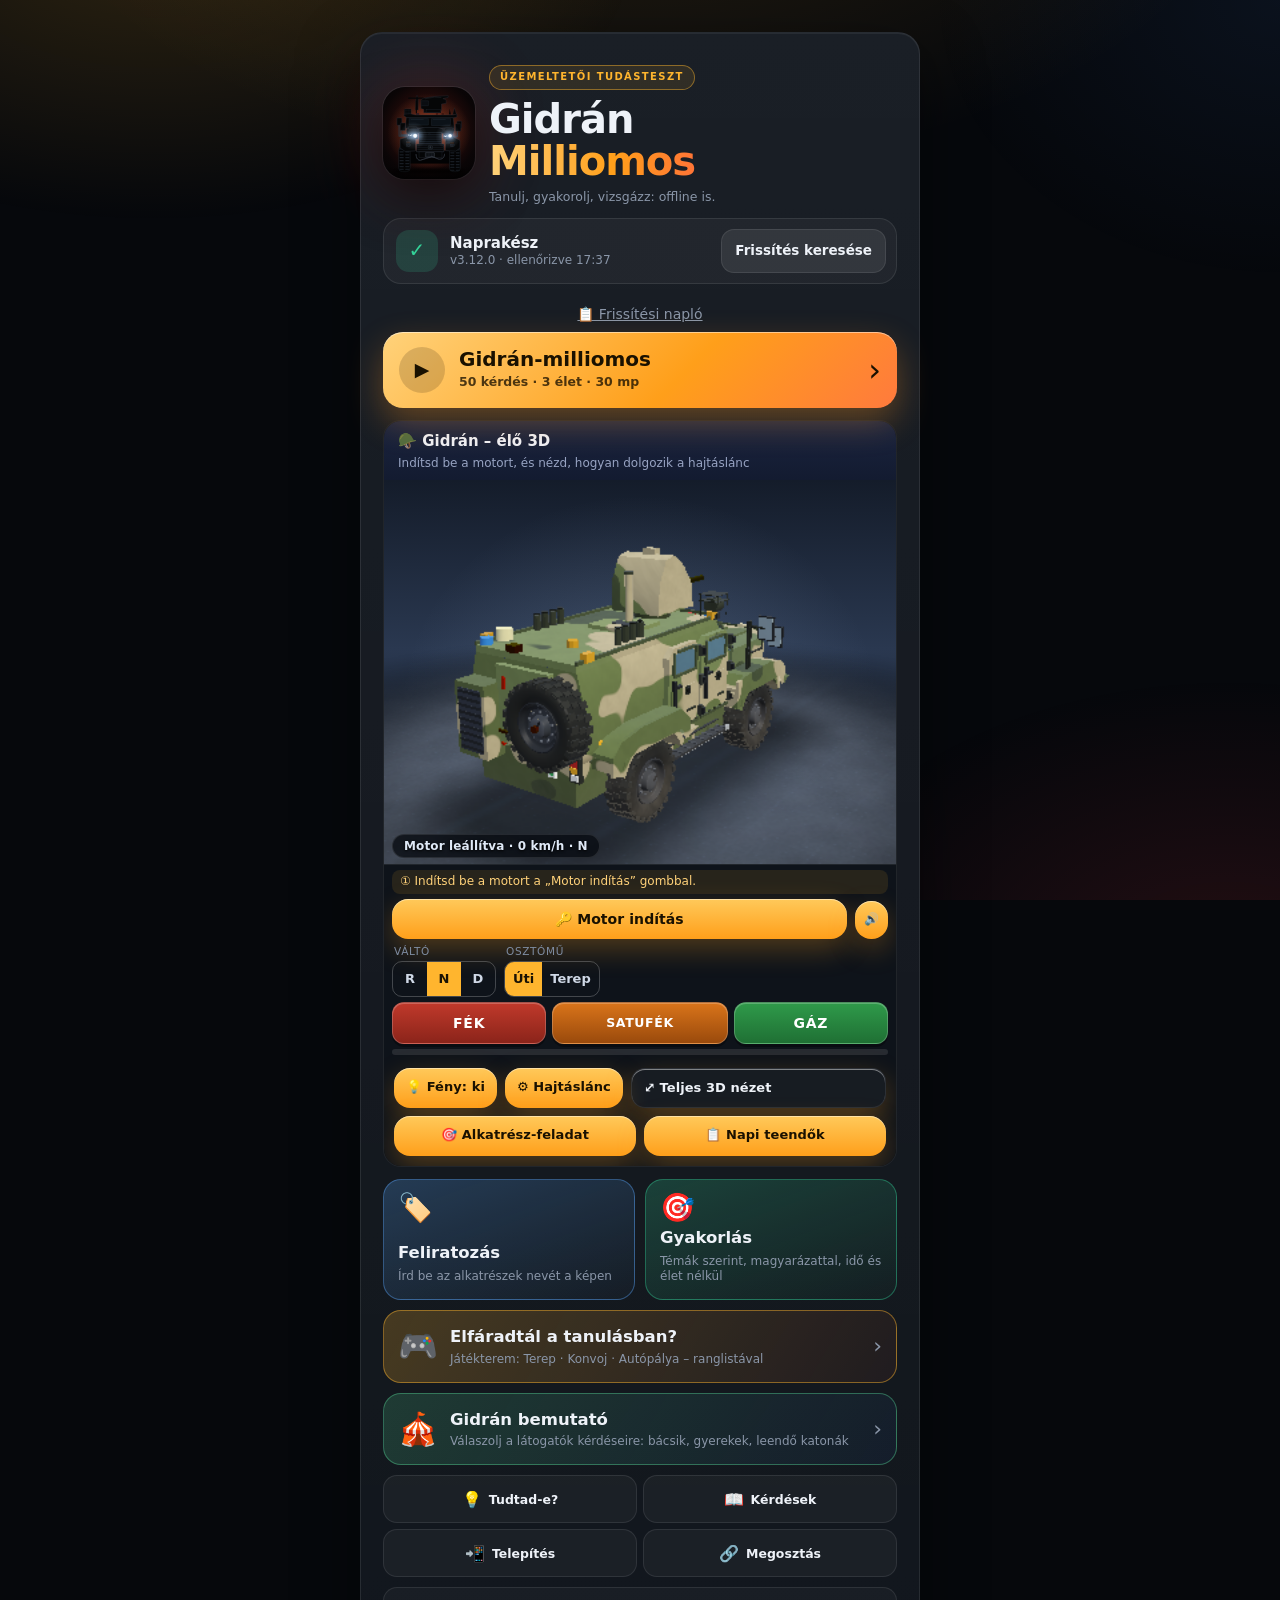
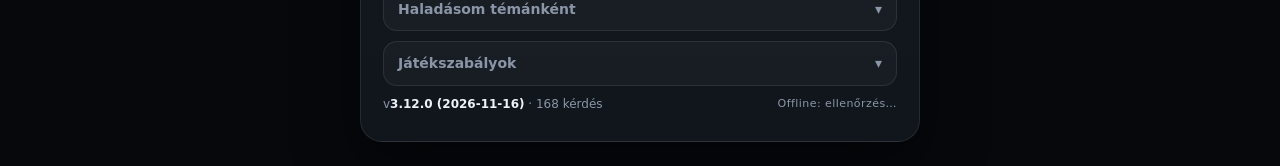
<file: index.html>
<!doctype html>
<html lang="hu">
<head>
<meta charset="utf-8">
<meta name="viewport" content="width=device-width, initial-scale=1, viewport-fit=cover">
<meta name="color-scheme" content="dark">
<meta name="mobile-web-app-title" content="Gidrán Kvíz">
<title>Gidrán Milliomos</title>
<style>
:root{
  --bg:#0b1120; --panel:#131b30; --panel2:#1a2440; --ink:#eef1f8; --muted:#97a3c2; --line:#2a3658;
  --gold:#f2c14e; --gold-ink:#1b1403; --ok:#2fbf71; --ok-bg:#0e3a27; --bad:#ec5a5f; --bad-bg:#4a171b;
  --sel-bg:#4a3a0b; --shadow:0 10px 30px rgba(0,0,0,.35);
}
@media (prefers-color-scheme: light){
  :root:not([data-theme="dark"]){
    --bg:#eef1f7; --panel:#ffffff; --panel2:#f3f5fb; --ink:#101828; --muted:#566180; --line:#cfd6e6;
    --gold:#b7860b; --gold-ink:#ffffff; --ok:#13884a; --ok-bg:#d6f3e3; --bad:#c6282e; --bad-bg:#fbdadc;
    --sel-bg:#fbefc7; --shadow:0 10px 24px rgba(16,24,40,.12);
  }
}
:root[data-theme="light"]{
  --bg:#eef1f7; --panel:#ffffff; --panel2:#f3f5fb; --ink:#101828; --muted:#566180; --line:#cfd6e6;
  --gold:#b7860b; --gold-ink:#ffffff; --ok:#13884a; --ok-bg:#d6f3e3; --bad:#c6282e; --bad-bg:#fbdadc;
  --sel-bg:#fbefc7; --shadow:0 10px 24px rgba(16,24,40,.12);
}
*{box-sizing:border-box}
html,body{margin:0}
body{background:var(--bg);color:var(--ink);font-family:var(--fb);line-height:1.45;
  background-image:radial-gradient(900px 500px at 50% -10%, color-mix(in srgb,var(--gold) 14%, transparent), transparent 70%);
  min-height:100vh}
.wrap{max-width:1020px;margin:0 auto;padding:16px}
h1,h2,.num{font-family:var(--fc);letter-spacing:.02em}
button{font:inherit;color:inherit;cursor:pointer}
.hide{display:none!important}

/* Start / vége */
.card{background:var(--panel);border:1px solid var(--line);border-radius:18px;padding:22px;box-shadow:var(--shadow)}
.center{max-width:560px;margin:5vh auto 0;text-align:center}
.badge{display:inline-block;font-size:12px;letter-spacing:.14em;text-transform:uppercase;color:var(--gold);border:1px solid var(--gold);border-radius:99px;padding:4px 12px}
h1{font-size:clamp(40px,9vw,64px);line-height:1;margin:14px 0 6px;font-weight:700}
h1 span{color:var(--gold);white-space:nowrap}
.sub{color:var(--muted);margin:0 0 18px}
.rules{text-align:left;margin:0 auto 18px;padding:0;list-style:none;display:grid;gap:8px;font-size:15px}
.rules li{display:flex;gap:10px}
.rules b{color:var(--gold);min-width:20px}
.btn{border:0;border-radius:12px;padding:14px 22px;font-weight:600;font-size:17px;background:var(--gold);color:var(--gold-ink)}
.btn:hover{filter:brightness(1.07)}
.btn.ghost{background:transparent;color:var(--ink);border:1px solid var(--line)}
.btn.small{padding:10px 14px;font-size:14px}
.stats{margin-top:16px;color:var(--muted);font-size:14px}
.stats strong{color:var(--ink)}

/* Játék */
.game{display:grid;gap:14px}
@media(min-width:900px){.game{grid-template-columns:1fr 250px;align-items:start}}
.top{display:flex;align-items:center;justify-content:space-between;gap:10px;flex-wrap:wrap}
.chip{background:var(--panel);border:1px solid var(--line);border-radius:12px;padding:8px 14px}
.chip small{display:block;color:var(--muted);font-size:11px;letter-spacing:.12em;text-transform:uppercase}
.chip .num{font-size:26px;font-weight:700;line-height:1.05;color:var(--gold)}
.lifelines{display:flex;gap:8px}
.life{min-width:74px;padding:0 10px;height:44px;border-radius:99px;border:1.5px solid var(--gold);background:var(--panel);font-weight:600;font-size:13px;line-height:1.1;color:var(--gold)}
.life[disabled]{opacity:.35;border-color:var(--line);color:var(--muted);text-decoration:line-through;cursor:not-allowed}
.q{background:var(--panel);border:1px solid var(--line);border-radius:18px;padding:20px;box-shadow:var(--shadow)}
.q .tag{font-size:12px;letter-spacing:.12em;text-transform:uppercase;color:var(--muted)}
.q h2{font-size:clamp(24px,5.4vw,32px);line-height:1.2;margin:8px 0 18px;font-weight:600;font-family:var(--fb);letter-spacing:0}
.answers{display:grid;gap:10px}
@media(min-width:700px){.answers{grid-template-columns:1fr}}
.ans{display:flex;align-items:center;gap:12px;text-align:left;width:100%;min-height:58px;padding:12px 16px;
  background:var(--panel2);border:1.5px solid var(--line);border-radius:14px;transition:transform .08s,background .15s,border-color .15s}
.ans:hover:not([disabled]){border-color:var(--gold)}
.ans:active:not([disabled]){transform:scale(.99)}
.ans .l{flex:none;width:34px;height:34px;border-radius:50%;display:grid;place-items:center;font-weight:700;background:var(--gold);color:var(--gold-ink)}
.ans .t{flex:1;font-size:17px}
.ans .p{flex:none;font-weight:600;color:var(--muted);font-variant-numeric:tabular-nums}
.ans.gone{visibility:hidden}
.ans.sel{background:var(--sel-bg);border-color:var(--gold)}
.ans.ok{background:var(--ok-bg);border-color:var(--ok)}
.ans.ok .l{background:var(--ok);color:#fff}
.ans.bad{background:var(--bad-bg);border-color:var(--bad)}
.ans.bad .l{background:var(--bad);color:#fff}
.ans[disabled]{cursor:default}
@keyframes pulse{0%,100%{box-shadow:0 0 0 0 transparent}50%{box-shadow:0 0 0 6px color-mix(in srgb,var(--ok) 45%,transparent)}}
.ans.ok.flash{animation:pulse .5s 3}
@media(prefers-reduced-motion:reduce){.ans.ok.flash{animation:none}}
.note{margin-top:14px;padding:12px 14px;border-radius:12px;background:var(--panel2);border:1px dashed var(--line);font-size:15px}
.verdict{margin-top:14px;font-weight:600;font-size:18px}
.verdict.ok{color:var(--ok)} .verdict.bad{color:var(--bad)}
.actions{display:flex;gap:10px;flex-wrap:wrap;margin-top:14px}

/* Kilépés */
.bar{display:flex;justify-content:flex-end;margin-bottom:10px}
.modal{position:fixed;inset:0;background:rgba(5,8,16,.62);display:grid;place-items:center;padding:16px;z-index:10}
.modal .card{max-width:420px;width:100%;text-align:center}
.modal h2{font-size:28px;margin:0 0 6px}
.modal p{margin:0 0 16px;color:var(--muted)}
.logbtn{display:block;margin:6px auto 0;background:none;border:0;color:var(--muted);font:inherit;font-size:14px;padding:8px 12px;text-decoration:underline;cursor:pointer}.logcard{text-align:left!important}.logcard h2{text-align:center}.logcard .btn{width:100%}.logbody{max-height:60vh;overflow:auto;margin:0 0 14px}.cl{padding:10px 0;border-top:1px solid var(--line)}.cl:first-child{border-top:0}.cl b{font-size:17px;color:var(--gold)}.cl small{color:var(--muted);margin-left:8px}.cl ul{margin:6px 0 0;padding-left:20px;color:var(--text,#e8ecf5)}.cl li{margin:3px 0}
.modal .row2{display:grid;grid-template-columns:1fr 1fr;gap:10px}
.btn.danger{background:var(--bad);color:#fff}

/* Életek, magyarázat */
.hearts{color:var(--bad)!important;letter-spacing:.05em}
.hearts .lost{opacity:.25}
.expl{margin-top:12px;padding:14px;border-radius:12px;background:var(--panel2);border-left:4px solid var(--bad);font-size:16px}
.expl b{display:block;font-size:12px;letter-spacing:.12em;text-transform:uppercase;color:var(--muted);margin-bottom:4px}
.expl .ref{margin-top:8px;font-size:14px;color:var(--muted)}
.ptitle{display:flex;justify-content:space-between;font-weight:600}
.prog{height:10px;border-radius:99px;background:var(--panel2);border:1px solid var(--line);margin:10px 0;overflow:hidden}
.bar2{height:100%;width:0;background:var(--gold);transition:width .3s}
.pstats{list-style:none;margin:0;padding:0;display:grid;grid-template-columns:1fr 1fr;gap:6px;font-size:14px;color:var(--muted)}
.pstats li{display:flex;justify-content:space-between;gap:8px;padding:6px 10px;border-radius:8px;background:var(--panel2)}
.pstats b{color:var(--ink)}
.review .item{padding:10px 0;border-top:1px solid var(--line)}
.review .item:first-child{border-top:0;padding-top:0}
.review .why{margin-top:4px;color:var(--ink)}
.review .rf{margin-top:4px;color:var(--muted);font-size:13px}
/* Létra */
.ladder{background:var(--panel);border:1px solid var(--line);border-radius:18px;padding:12px}
.ladder summary{cursor:pointer;font-weight:600;list-style:none;display:flex;justify-content:space-between}
.ladder summary::-webkit-details-marker{display:none}
.ladder ol{list-style:none;margin:10px 0 0;padding:0;display:flex;flex-direction:column-reverse;gap:3px}
.ladder li{display:flex;justify-content:space-between;padding:5px 10px;border-radius:8px;font-size:14px;color:var(--muted)}
.ladder li .num{font-size:17px}
.ladder li.safe{color:var(--ink);font-weight:600}
.ladder li.done{color:var(--ok)}
.ladder li.now{background:var(--gold);color:var(--gold-ink);font-weight:700}
@media(min-width:900px){.ladder{position:sticky;top:12px}}

/* Eredmény */
.score{font-size:clamp(52px,14vw,88px);font-weight:700;color:var(--gold);line-height:1}
.review{text-align:left;margin:18px 0 0;padding:14px;border-radius:12px;background:var(--panel2);border:1px solid var(--line);font-size:15px}
.review .rq{font-weight:600;margin-bottom:6px}
.review .rg{color:var(--ok)} .review .rb{color:var(--bad)}

/* Sorrendbe állítás */
.ordhint{font-size:14px;color:var(--muted);margin:-6px 0 4px}
.ord{display:grid;grid-template-columns:34px 1fr auto;gap:10px;align-items:center;min-height:58px;padding:8px 8px 8px 12px;background:var(--panel2);border:1.5px solid var(--line);border-radius:14px;position:relative;user-select:none;-webkit-user-select:none}
.ord .n{width:34px;height:34px;border-radius:50%;display:grid;place-items:center;font-weight:700;background:var(--gold);color:var(--gold-ink)}
.ord .t{font-size:17px}
.ord .ctl{display:flex;align-items:center;gap:4px}
.ord .mv{width:38px;height:38px;border-radius:10px;border:1px solid var(--line);background:var(--panel);font-size:14px;line-height:1}
.ord .hd{width:46px;height:46px;border-radius:12px;border:1px solid var(--line);background:var(--panel);display:grid;place-items:center;font-size:22px;color:var(--muted);touch-action:none;cursor:grab}
.ord.drag{z-index:5;border-color:var(--gold);box-shadow:0 10px 26px rgba(0,0,0,.45);background:var(--sel-bg);transition:none}
.ord.ok{background:var(--ok-bg);border-color:var(--ok)} .ord.ok .n{background:var(--ok);color:#fff}
.ord.bad{background:var(--bad-bg);border-color:var(--bad)} .ord.bad .n{background:var(--bad);color:#fff}
.ord.done .ctl{display:none}
.ord.done{grid-template-columns:34px 1fr}
.expl ol{margin:6px 0 0;padding-left:22px}
/* Menü, verzió, megoldókulcs */
.menu{display:grid;gap:8px;margin-top:12px}
.menu .btn{font-size:15px;padding:12px;text-align:center}
.ver{margin-top:16px;font-size:13px;color:var(--muted)}
.ver b{color:var(--ink)}
.upd{margin-top:8px;font-size:14px;min-height:1.4em;color:var(--muted)}
.upd .btn{margin-top:8px;font-size:14px;padding:10px 16px}
.toast{position:fixed;left:50%;bottom:24px;transform:translateX(-50%);background:#000d;color:#fff;padding:10px 16px;border-radius:12px;font-size:14px;z-index:30;pointer-events:none;opacity:0;transition:opacity .25s;max-width:90vw;text-align:center}
.toast.on{opacity:1}
#key{max-width:760px;margin:0 auto}
#key .kh{display:flex;justify-content:space-between;align-items:center;gap:8px;flex-wrap:wrap;margin:6px 0 10px}
#key h2.kt{font-size:30px;margin:0}
#key .kf{display:grid;grid-template-columns:1fr;gap:8px;margin-bottom:8px}
@media(min-width:600px){#key .kf{grid-template-columns:1fr 1fr}}
#key input,#key select{width:100%;padding:11px 12px;border-radius:12px;border:1px solid var(--line);background:var(--panel);color:var(--ink);font:inherit}
#key .kc{color:var(--muted);font-size:13px;margin:0 0 8px}
.kq{background:var(--panel);border:1px solid var(--line);border-radius:14px;padding:14px 16px;margin-bottom:10px}
.kq .kn{font-size:12px;letter-spacing:.1em;text-transform:uppercase;color:var(--muted)}
.kq .kqt{font-weight:600;font-size:17px;margin:4px 0 8px}
.kq .ko{padding:6px 10px;border-radius:8px;margin:3px 0;font-size:15px;background:var(--panel2)}
.kq .ko.c{background:var(--ok-bg);border:1px solid var(--ok)}
.kq .ke{margin-top:8px;font-size:15px}
.kq .kr{margin-top:4px;font-size:13px;color:var(--muted)}

/* Folyadék-feltöltés */
.fillhint{font-size:14px;color:var(--muted);margin:-6px 0 4px}
.fstep{font-size:12px;letter-spacing:.1em;text-transform:uppercase;color:var(--muted);margin:6px 0 6px}
.fchips{display:grid;gap:8px;grid-template-columns:1fr 1fr}
@media(max-width:420px){.fchips{grid-template-columns:1fr}}
.fchip{display:flex;align-items:center;gap:10px;text-align:left;min-height:50px;padding:8px 12px;border-radius:12px;border:1.5px solid var(--line);background:var(--panel2);font-size:15px}
.fchip i{flex:none;width:18px;height:18px;border-radius:50%;border:1px solid rgba(0,0,0,.35)}
.fchip[aria-pressed="true"]{border-color:var(--gold);background:var(--sel-bg)}
.fchip.ok{border-color:var(--ok);background:var(--ok-bg)} .fchip.bad{border-color:var(--bad);background:var(--bad-bg)}
.fchip[disabled]{cursor:default}
.tanks{display:flex;gap:10px;justify-content:center;flex-wrap:wrap;margin:6px 0}
.tank{flex:0 1 160px;text-align:center;border:2px solid transparent;border-radius:16px;padding:6px 4px;cursor:pointer}
.tank.act{border-color:var(--gold)}
.tank svg{width:100%;height:auto;max-height:230px;display:block}
.tank .body{fill:rgba(160,170,190,.12);stroke:#8e948c;stroke-width:3}
.tank.ok .body{stroke:var(--ok)} .tank.bad .body{stroke:var(--bad)}
.tank .rd{font-family:var(--fc);font-size:30px;font-weight:700;color:var(--gold);line-height:1.1}
.tank .nm{font-size:13px;color:var(--muted)}
.tank .st{fill:var(--liq,#d9a521)}
@keyframes wv{from{transform:translateX(0)}to{transform:translateX(-48px)}}
.tank .wave{animation:wv 1.6s linear infinite}
@media(prefers-reduced-motion:reduce){.tank .wave{animation:none}}
.fctl{display:grid;gap:8px;margin-top:8px}
.hold{touch-action:none;user-select:none;-webkit-user-select:none;width:100%;border:0;border-radius:14px;padding:16px;font-size:18px;font-weight:700;background:var(--gold);color:var(--gold-ink)}
.hold:disabled{opacity:.4}
.hold.on{filter:brightness(1.15);transform:scale(.99)}
.frow{display:grid;grid-template-columns:1fr 1fr 1fr;gap:8px}
.frow .hold{padding:12px 4px;font-size:15px;background:var(--panel2);color:var(--ink);border:1px solid var(--line)}
.ftol{font-size:13px;color:var(--muted);text-align:center}


.nrow{display:grid;grid-template-columns:1fr;gap:6px;padding:10px 12px;border:1.5px solid var(--line);border-left-width:5px;border-radius:3px;background:linear-gradient(90deg,#1c2630,#161e26);margin-bottom:10px}
.nrow .nl{font-weight:600;font-size:16px}
.nrow .nw{display:flex;align-items:center;gap:8px}
.nrow input{flex:1;min-width:0;font:inherit;font-size:24px;font-family:var(--fc);font-weight:700;letter-spacing:.06em;padding:10px 12px;border-radius:3px;border:1.5px solid var(--line);background:#0b1015;color:var(--gold);text-align:right;font-variant-numeric:tabular-nums}
.nrow input:focus{outline:none;border-color:var(--gold);box-shadow:0 0 0 3px rgba(242,177,60,.25)}
.nrow .nu{font-weight:700;color:var(--muted);min-width:26px}
.nrow .nfb{font-size:14px;color:var(--muted);min-height:1.2em}
.nrow.ok{border-color:var(--ok);background:linear-gradient(90deg,#14513a,#0f3a28)} .nrow.ok .nfb{color:var(--ok);font-weight:700}
.nrow.bad{border-color:var(--bad);background:linear-gradient(90deg,#5e1e24,#3d1519)} .nrow.bad .nfb{color:#ffb4b7;font-weight:700}
.fchip.miss{border-color:var(--ok);border-style:dashed;background:transparent}
.fchip.miss span::after{content:" (kimaradt)";color:var(--ok);font-size:13px}

/* ===== 2.5.0: időzítő, eszközoptimalizálás ===== */
:root{--fc:"Roboto Condensed","sans-serif-condensed","Arial Narrow","Helvetica Neue",Arial,sans-serif;
  --fb:system-ui,-apple-system,"Segoe UI",Roboto,"Helvetica Neue",Arial,sans-serif}
html{-webkit-text-size-adjust:100%;text-size-adjust:100%}
body{min-height:100vh;min-height:100dvh;-webkit-tap-highlight-color:transparent;overscroll-behavior-y:none}
button,.ans,.fchip,.ord .mv,.hold{touch-action:manipulation;-webkit-user-select:none;user-select:none}
.wrap{padding:max(14px,env(safe-area-inset-top)) max(14px,env(safe-area-inset-right)) max(24px,env(safe-area-inset-bottom)) max(14px,env(safe-area-inset-left))}
.kq{content-visibility:auto;contain-intrinsic-size:auto 180px}
@media(max-width:360px){.wrap{padding-left:10px;padding-right:10px}.card,.q{padding:16px 14px}.chip{padding:6px 10px}.chip .num{font-size:22px}.ans .t{font-size:16px}}
@media(min-width:700px){.wrap{max-width:1040px}.q h2{font-size:34px}.ans{min-height:64px}.ans .t{font-size:19px}}
@media(min-width:1200px){html{font-size:18px}.wrap{max-width:1180px}}
@media(max-height:520px) and (orientation:landscape){.center{margin-top:8px}.emb{width:90px}}
.offbadge{display:inline-block;margin-top:10px;font-size:13px;color:var(--ok);font-family:var(--fc);letter-spacing:.08em;text-transform:uppercase}
.offbadge.no{color:var(--muted)}
.pstats li{white-space:nowrap}

/* ===== 2.6.0: modern stílus, gyűrűs időzítő ===== */
:root:not(#a):not(#b){
  --bg:#06080c; --panel:#0e131a; --panel2:#141b25; --ink:#eef2f8; --muted:#8a96a8; --line:rgba(255,255,255,.09);
  --gold:#ffb52e; --gold-ink:#1a1100; --ok:#34d399; --ok-bg:rgba(52,211,153,.14); --bad:#ff5d6c; --bad-bg:rgba(255,93,108,.14);
  --sel-bg:rgba(255,181,46,.14); --shadow:0 24px 60px rgba(0,0,0,.5);
}
body{background-color:var(--bg)}
/* a rögzített háttér külön, saját rétegen: görgetéskor nem kell újrafesteni az egész oldalt */
body::before{content:"";position:fixed;inset:0;z-index:-1;pointer-events:none;
  background-image:radial-gradient(700px 420px at 12% -8%,rgba(255,181,46,.16),transparent 70%),radial-gradient(640px 420px at 96% 108%,rgba(255,60,70,.12),transparent 70%),radial-gradient(500px 400px at 100% 0%,rgba(80,150,255,.07),transparent 70%);
  background-size:auto}
h1,h2,.num{letter-spacing:-.01em}
.card,.q,.ladder,.kq,.modal .card{background:linear-gradient(180deg,rgba(255,255,255,.05),rgba(255,255,255,.012)) ,var(--panel);
  border:1px solid var(--line);border-radius:22px;box-shadow:var(--shadow),inset 0 1px 0 rgba(255,255,255,.06)}
.card.center,#end{padding:28px 22px}
.card.center::before,#end::before{display:none}
.emb{display:block;margin:0 auto 14px;width:min(168px,44vw);height:auto;border-radius:30px;box-shadow:0 18px 50px rgba(0,0,0,.65),0 0 0 1px rgba(255,255,255,.08),0 0 70px rgba(255,60,50,.28);animation:breathe 3.6s ease-in-out infinite}
@keyframes breathe{0%,100%{box-shadow:0 18px 50px rgba(0,0,0,.65),0 0 0 1px rgba(255,255,255,.08),0 0 40px rgba(255,60,50,.18)}50%{box-shadow:0 18px 50px rgba(0,0,0,.65),0 0 0 1px rgba(255,255,255,.08),0 0 90px rgba(255,70,50,.42)}}
.badge{border:1px solid rgba(255,181,46,.45);background:rgba(255,181,46,.1);border-radius:99px;padding:5px 14px;font-family:var(--fb);font-weight:700;letter-spacing:.14em;font-size:11px}
h1{font-family:var(--fb);font-weight:800;text-transform:none;letter-spacing:-.025em;text-shadow:none;font-size:clamp(34px,9vw,58px);line-height:1.02}
h1 span{background:linear-gradient(90deg,#ffd27a,#ff9f1a 55%,#ff6a3d);-webkit-background-clip:text;background-clip:text;color:transparent;text-shadow:none}
.btn{border-radius:16px;font-family:var(--fb);text-transform:none;letter-spacing:.005em;font-weight:700;font-size:17px;clip-path:none;
  background:linear-gradient(180deg,#ffc95a,#ff9f1a);color:var(--gold-ink);box-shadow:0 10px 28px rgba(255,160,30,.28),inset 0 1px 0 rgba(255,255,255,.45);transition:transform .12s,box-shadow .2s}
.btn:hover{filter:none;transform:translateY(-1px)}.btn:active{transform:scale(.98)}
.btn.ghost{background:rgba(255,255,255,.05);color:var(--ink);box-shadow:inset 0 0 0 1px var(--line)}
.btn.danger{background:linear-gradient(180deg,#ff7a85,#e0394a);color:#fff;box-shadow:0 10px 28px rgba(255,80,90,.28)}
.btn.small{font-size:14px;padding:10px 14px}
.chip{border:1px solid var(--line);border-left:1px solid var(--line);border-radius:16px;background:rgba(255,255,255,.04);padding:8px 14px}
.chip small{font-family:var(--fb);font-weight:600;letter-spacing:.1em;font-size:10.5px}
.chip .num{font-family:var(--fc);font-weight:800}
.life{border-radius:99px;border:1px solid rgba(255,181,46,.5);background:rgba(255,181,46,.07);font-family:var(--fb);text-transform:none;letter-spacing:0;font-size:13px;font-weight:600;color:var(--gold)}
.life[disabled]{border-color:var(--line);background:transparent;color:var(--muted)}
.q .tag{font-family:var(--fb);font-weight:700;font-size:11px;letter-spacing:.14em;border:0;padding:5px 12px;border-radius:99px;background:rgba(255,181,46,.12);color:var(--gold)}
.q h2{border:0;padding:0;font-weight:700;letter-spacing:-.012em;margin:14px 0 20px}
.ans,.fchip,.ord,.nrow{border:1px solid var(--line);border-left-width:1px;border-radius:16px;background:rgba(255,255,255,.035);transition:transform .12s,background .15s,border-color .15s,box-shadow .2s}
.ans:hover:not([disabled]),.fchip:hover:not([disabled]){border-color:rgba(255,181,46,.7);background:rgba(255,181,46,.07);transform:translateY(-1px)}
.ans.sel,.fchip[aria-pressed="true"]{background:var(--sel-bg);border-color:var(--gold);box-shadow:0 0 0 3px rgba(255,181,46,.15)}
.ans.ok,.fchip.ok,.ord.ok,.nrow.ok{background:var(--ok-bg);border-color:var(--ok);box-shadow:0 0 0 3px rgba(52,211,153,.14)}
.ans.bad,.fchip.bad,.ord.bad,.nrow.bad{background:var(--bad-bg);border-color:var(--bad);box-shadow:0 0 0 3px rgba(255,93,108,.14)}
.ans .l,.ord .n{clip-path:none;border-radius:50%;width:36px;height:36px;font-family:var(--fb);font-weight:800;font-size:16px;background:linear-gradient(180deg,#ffc95a,#ff9f1a)}
.ord.ok .n{background:var(--ok)}.ord.bad .n{background:var(--bad)}.ans.ok .l{background:var(--ok);color:#06150e}.ans.bad .l{background:var(--bad);color:#fff}
.note,.expl{border-radius:16px;border:1px solid var(--line);border-left:3px solid var(--bad);background:rgba(255,255,255,.04)}
.prog{border-radius:99px;height:10px;background:rgba(255,255,255,.07);border:0;background-image:none}
.bar2{border-radius:99px;background:linear-gradient(90deg,#ffc95a,#ff7a3d);background-image:linear-gradient(90deg,#ffc95a,#ff7a3d);box-shadow:0 0 14px rgba(255,150,40,.5)}
.pstats li,.ladder li{border-radius:12px;background:rgba(255,255,255,.04)}
.ladder summary,.ptitle{font-family:var(--fb);text-transform:none;letter-spacing:0;font-size:15px;font-weight:700}
.tank .body{stroke:#7d8a99}
.hold{border-radius:16px;font-family:var(--fb);text-transform:none;letter-spacing:0;font-size:18px;background:linear-gradient(180deg,#ffc95a,#ff9f1a);box-shadow:0 10px 28px rgba(255,160,30,.28)}
.frow .hold{background:rgba(255,255,255,.05);box-shadow:none;font-size:15px}
.nrow input{border-radius:12px;background:rgba(0,0,0,.35)}
.fchip.miss{border-style:dashed;border-color:var(--ok);background:transparent}
#key h2.kt{text-transform:none;border:0;padding:0;font-family:var(--fb);font-weight:800}
.kq .kn{font-family:var(--fb);font-weight:700;letter-spacing:.1em;font-size:11px}
.kq .ko{border-radius:10px}
.score{text-shadow:0 0 40px rgba(255,170,40,.45)}
.toast{border-radius:14px;background:rgba(20,26,36,.95);border:1px solid var(--line)}
/* időzítő */
.timer{display:flex;align-items:center;gap:14px;margin-top:12px;padding:10px 14px 10px 10px;border-radius:22px;border:1px solid var(--line);background:linear-gradient(180deg,rgba(255,255,255,.05),rgba(255,255,255,.015)),var(--panel);position:relative;overflow:hidden}
.ringw{position:relative;width:84px;height:84px;flex:none}
.ring{width:100%;height:100%;transform:rotate(-90deg);overflow:visible}
.ring circle{fill:none;stroke-width:9}
.ring .rbg{stroke:rgba(255,255,255,.08)}
.ring .rtk{stroke:rgba(0,0,0,.55);stroke-width:11;stroke-dasharray:.55 2.78;stroke-dashoffset:0}
.ring .rfg{stroke:var(--ok);stroke-linecap:round;stroke-dasharray:100;stroke-dashoffset:0;filter:drop-shadow(0 0 5px var(--ok));transition:stroke .3s}
.timer.warn .rfg{stroke:var(--gold);filter:drop-shadow(0 0 6px var(--gold))}
.timer.hot .rfg{stroke:var(--bad);filter:drop-shadow(0 0 9px var(--bad))}
.sweep{position:absolute;inset:6px;border-radius:50%;background:conic-gradient(from 0deg,transparent 0 80%,rgba(255,255,255,.22) 100%);animation:sweep 2s linear infinite;mask:radial-gradient(circle,transparent 58%,#000 60%,#000 84%,transparent 86%);-webkit-mask:radial-gradient(circle,transparent 58%,#000 60%,#000 84%,transparent 86%);pointer-events:none}
.timer.hot .sweep{animation-duration:.7s}
@keyframes sweep{to{transform:rotate(360deg)}}
.tnum{position:absolute;inset:0;display:grid;place-items:center;font-family:var(--fc);font-size:34px;font-weight:800;line-height:1;color:var(--ok);font-variant-numeric:tabular-nums;min-width:0;text-shadow:0 0 18px currentColor}
.timer.warn .tnum{color:var(--gold)}.timer.hot .tnum{color:var(--bad)}
.tnum.pop{animation:pop .45s cubic-bezier(.2,1.6,.4,1)}
@keyframes pop{0%{transform:scale(1.5);opacity:.4}100%{transform:scale(1);opacity:1}}
.tinfo{flex:1;min-width:0}
.tinfo b{display:block;font-size:11px;letter-spacing:.14em;text-transform:uppercase;color:var(--muted);font-weight:700}
.tinfo span{display:block;font-size:15px;font-weight:600;margin-top:2px}
.timer.warn .tinfo span{color:var(--gold)}.timer.hot .tinfo span{color:var(--bad)}
.timer.hot::after{content:"";position:absolute;inset:0;border-radius:inherit;box-shadow:inset 0 0 28px rgba(255,93,108,.5);animation:flash .5s ease-in-out infinite alternate;pointer-events:none}
.timer.hot.crit::after{animation-duration:.25s}
@keyframes flash{from{opacity:.25}to{opacity:1}}
.timer.hot .ringw{animation:ringbeat .5s ease-in-out infinite}
.timer.crit .ringw{animation-duration:.26s}
@keyframes ringbeat{0%,100%{transform:scale(1)}40%{transform:scale(1.09)}}
.timer.off .sweep{display:none}.timer.off .rfg{opacity:.5}.timer.off::after{display:none}.timer.off .ringw{animation:none}
.mute{flex:none;width:42px;height:42px;border-radius:14px;border:1px solid var(--line);background:rgba(255,255,255,.05);font-size:17px;line-height:1;padding:0}
#alarm{position:fixed;inset:0;pointer-events:none;z-index:20;opacity:0;background:radial-gradient(ellipse at center,transparent 52%,rgba(255,30,50,.55) 100%)}
#alarm.on{animation:vig .9s ease-in-out infinite alternate}
#alarm.crit{animation:vig .4s ease-in-out infinite alternate}
@keyframes vig{from{opacity:.12}to{opacity:.85}}
#alarm.up{animation:upflash .8s ease-out 1;background:rgba(255,40,60,.5)}
@keyframes upflash{from{opacity:.9}to{opacity:0}}
.q.hotq{animation:none;box-shadow:var(--shadow),0 0 0 1px rgba(255,93,108,.5),0 0 34px rgba(255,93,108,.25)}
.q.shake{animation:shk .2s linear infinite;box-shadow:var(--shadow),0 0 0 1px rgba(255,93,108,.7),0 0 44px rgba(255,93,108,.4)}
@media(prefers-reduced-motion:reduce){.sweep,.timer.hot .ringw,.timer.hot::after,#alarm.on,#alarm.crit,.emb,.q.shake{animation:none!important}#alarm.on,#alarm.crit{opacity:.3}}
@media(max-width:360px){.ringw{width:70px;height:70px}.tnum{font-size:28px}}

.nrow{min-width:0}.nrow input{width:100%;min-width:0}.game>div,.game>aside{min-width:0}
.home{padding:20px 18px 16px;margin-top:3vh}
.hhead{display:flex;align-items:center;gap:14px;text-align:left;margin-bottom:10px}
.hhead .emb{width:92px;height:92px;flex:none;margin:0;border-radius:22px}
.htxt{min-width:0}.htxt .badge{margin:0;font-size:10px;padding:4px 10px}
.htxt h1{font-size:clamp(22px,6.3vw,38px);overflow-wrap:normal;margin:8px 0 0;line-height:1.05}
.home .sub{margin:0 0 14px;font-size:14px;text-align:left}
.startbtn{width:100%;padding:16px;font-size:19px}
.menu.menu{display:grid;grid-template-columns:repeat(3,1fr);gap:8px;margin-top:10px}
.mi{position:relative;display:flex;flex-direction:column;align-items:center;gap:2px;padding:10px 4px;font-size:12.5px;font-weight:600;border-radius:14px}
.mi i{font-style:normal;font-size:20px;line-height:1.1}
.dot{position:absolute;top:7px;right:calc(50% - 26px);width:11px;height:11px;border-radius:50%;background:var(--bad);box-shadow:0 0 0 3px rgba(255,93,108,.3);animation:dotp 1.2s ease-in-out infinite}
@keyframes dotp{50%{box-shadow:0 0 0 7px rgba(255,93,108,0)}}
.rulebox{margin-top:10px;border:1px solid var(--line);border-radius:14px;background:rgba(255,255,255,.03);text-align:left}
.rulebox summary{cursor:pointer;list-style:none;padding:11px 14px;font-weight:600;font-size:14px;color:var(--muted);display:flex;justify-content:space-between}
.rulebox summary::-webkit-details-marker{display:none}
.rulebox summary::after{content:"▾";transition:transform .2s}.rulebox[open] summary::after{transform:rotate(180deg)}
.rulebox .rules{margin:0;padding:0 14px 12px;font-size:13.5px;gap:8px}
.home .upd{margin-top:8px;font-size:13px;min-height:0}.home .upd:empty{display:none}
.home .stats{margin-top:8px;font-size:12.5px}.home .stats:empty{display:none}
.foot{display:flex;justify-content:space-between;align-items:center;gap:8px;margin-top:10px;font-size:12px;color:var(--muted)}
.foot .ver{margin:0;font-size:12px}.foot .offbadge{margin:0;font-size:11px;letter-spacing:.04em;text-transform:none;font-family:var(--fb)}
.updbanner{display:flex;align-items:center;gap:10px;margin:-4px 0 12px;padding:10px 10px 10px 12px;border-radius:16px;text-align:left;
  background:linear-gradient(90deg,rgba(255,181,46,.2),rgba(255,106,61,.16));border:1px solid rgba(255,181,46,.55);animation:ubin .5s cubic-bezier(.2,1.4,.4,1)}
.ub-ico{font-size:22px;animation:ring 1.6s ease-in-out infinite;transform-origin:50% 0}
@keyframes ring{0%,60%,100%{transform:rotate(0)}10%{transform:rotate(16deg)}20%{transform:rotate(-14deg)}30%{transform:rotate(10deg)}40%{transform:rotate(-8deg)}}
@keyframes ubin{from{transform:translateY(-10px);opacity:0}}
.ub-txt{flex:1;min-width:0;line-height:1.25}.ub-txt b{display:block;font-size:14px}.ub-txt small{color:var(--muted);font-size:12px}
.updbanner .btn{padding:9px 14px;font-size:14px;flex:none}
@media(max-width:340px){.hhead .emb{width:72px;height:72px}}
.timer.free .rfg{stroke:#5b6678;filter:none;opacity:.55}.timer.free .tnum{color:var(--muted);font-size:40px;text-shadow:none}.timer.free .tinfo span{color:var(--muted);font-size:14px}

/* ===== 2.7.0: újratervezett főmenü, csempék, feliratozás, gyakorló mód ===== */
button{-webkit-tap-highlight-color:transparent;touch-action:manipulation}
.home{padding:16px 14px 14px;margin-top:2vh}
.hhead{margin-bottom:12px}
.htxt h1{font-size:clamp(26px,7.6vw,40px);margin:8px 0 0}
.htxt h1 span{display:block}
.tag2{margin:6px 0 0;font-size:12.5px;color:var(--muted)}
.home .sub{display:none}

.updcard{display:flex;align-items:center;gap:12px;margin:0 0 12px;padding:10px 10px 10px 12px;border-radius:18px;text-align:left;border:1px solid var(--line);background:rgba(255,255,255,.04);transition:border-color .3s,background .3s}
.uc-ico{flex:none;width:42px;height:42px;border-radius:13px;display:grid;place-items:center;font-size:20px;font-weight:800;background:rgba(52,211,153,.16);color:var(--ok);transform-origin:50% 12%}
.uc-txt{flex:1;min-width:0;line-height:1.25}
.uc-txt b{display:block;font-size:15px}
.uc-txt small{display:block;color:var(--muted);font-size:12px;}
.uc-btn{flex:none;min-height:44px;border:0;border-radius:13px;padding:0 14px;font:700 13.5px/1.1 var(--fb);color:var(--ink);background:rgba(255,255,255,.08);box-shadow:inset 0 0 0 1px var(--line);cursor:pointer;max-width:42%}
.uc-btn:active{transform:scale(.97)}
.updcard[data-state="new"]{border-color:rgba(255,181,46,.65);background:linear-gradient(90deg,rgba(255,181,46,.22),rgba(255,106,61,.15))}
.updcard[data-state="new"] .uc-ico{background:rgba(255,181,46,.26);color:var(--gold);animation:ring 1.6s ease-in-out infinite}
.updcard[data-state="new"] .uc-btn{background:linear-gradient(180deg,#ffc95a,#ff9f1a);color:var(--gold-ink);box-shadow:0 8px 22px rgba(255,160,30,.4);animation:nudge 1.8s ease-in-out infinite}
@keyframes nudge{0%,100%{transform:scale(1)}50%{transform:scale(1.05)}}
.updcard[data-state="busy"] .uc-ico{background:rgba(90,169,255,.18);color:#7cc4ff;animation:spin 1s linear infinite}
.updcard[data-state="busy"] .uc-btn{opacity:.6;pointer-events:none}
.updcard[data-state="off"] .uc-ico{background:rgba(255,255,255,.08);color:var(--muted)}
@keyframes spin{to{transform:rotate(360deg)}}
.home .upd{margin:-4px 0 10px;font-size:13px;text-align:left}

.hero{display:flex;align-items:center;gap:14px;width:100%;padding:15px 16px;border:0;border-radius:20px;cursor:pointer;text-align:left;color:var(--gold-ink);font-family:var(--fb);
  background:linear-gradient(135deg,#ffd27a,#ff9f1a 58%,#ff7a3d);box-shadow:0 14px 34px rgba(255,150,30,.32),inset 0 1px 0 rgba(255,255,255,.5);position:relative;overflow:hidden;transition:transform .12s}
.hero:active{transform:scale(.985)}
.hero::after{content:"";position:absolute;inset:0;background:linear-gradient(100deg,transparent 35%,rgba(255,255,255,.38) 50%,transparent 65%);transform:translateX(-130%);animation:sheen 4.5s ease-in-out infinite}
@keyframes sheen{0%,55%{transform:translateX(-130%)}100%{transform:translateX(130%)}}
.hero i{flex:none;width:46px;height:46px;border-radius:50%;display:grid;place-items:center;font-style:normal;font-size:19px;background:rgba(26,17,0,.16)}
.hero span{min-width:0}
.hero b{display:block;font-size:20px;font-weight:800;line-height:1.15}
.hero small{display:block;font-size:12.5px;font-weight:600;opacity:.78;margin-top:2px}
.hero em{margin-left:auto;font-style:normal;font-size:32px;font-weight:300;line-height:1}

.tiles{display:grid;grid-template-columns:1fr 1fr;gap:10px;margin-top:10px}
.tile{text-align:left;padding:14px;border-radius:18px;border:1px solid var(--line);color:var(--ink);font-family:var(--fb);cursor:pointer;min-height:118px;display:flex;flex-direction:column;gap:4px;position:relative;overflow:hidden;transition:transform .12s,border-color .2s}
.tile:active{transform:scale(.98)}
.tile i{font-style:normal;font-size:28px;line-height:1}
.tile b{font-size:16.5px;font-weight:800;margin-top:auto}
.tile small{font-size:12px;color:var(--muted);line-height:1.3}
.t-lab{border-color:rgba(90,169,255,.4);background:linear-gradient(160deg,rgba(90,169,255,.24),rgba(90,169,255,.03))}
.t-pr{border-color:rgba(52,211,153,.4);background:linear-gradient(160deg,rgba(52,211,153,.22),rgba(52,211,153,.03))}
.t-bm{border-color:rgba(80,200,140,.45)!important;background:linear-gradient(120deg,rgba(80,200,140,.2),rgba(60,120,255,.06))!important}.t-game{grid-column:1/-1;min-height:0;flex-direction:row;align-items:center;gap:12px;border-color:rgba(255,181,46,.45);background:linear-gradient(120deg,rgba(255,181,46,.22),rgba(255,95,60,.06))}
.t-game i{font-size:32px}.t-game span{display:flex;flex-direction:column;gap:3px;flex:1;min-width:0}.t-game b{margin-top:0}.t-game em{font-style:normal;font-size:22px;color:var(--muted)}
.minis{display:grid;grid-template-columns:1fr 1fr;gap:6px;margin-top:10px}
.mini{flex:1;min-width:0;display:flex;align-items:center;justify-content:center;gap:7px;padding:0 6px;min-height:48px;border-radius:14px;border:1px solid var(--line);background:rgba(255,255,255,.04);color:var(--ink);font:600 12.5px var(--fb);cursor:pointer}
.mini i{font-style:normal;font-size:16px}
.mini:active{transform:scale(.97)}
.rulebox{margin-top:10px}
.tbars{padding:0 14px 12px;display:grid;gap:9px}
.tb{display:grid;grid-template-columns:1fr auto;gap:3px 10px;font-size:13px}
.tbn{font-weight:600;min-width:0;overflow:hidden;text-overflow:ellipsis;white-space:nowrap}
.tbv{color:var(--muted);font-variant-numeric:tabular-nums}
.tbt{grid-column:1/-1;display:block;height:7px;border-radius:99px;background:rgba(255,255,255,.07);overflow:hidden}
.tbf{display:block;height:100%;border-radius:99px;transition:width .6s}
.tb-empty{margin:0;color:var(--muted);font-size:13px}

/* gyakorló mód felülete */
#game[data-mode="practice"] .c-score,#game[data-mode="practice"] .c-life,#game[data-mode="practice"] .lifelines,#game[data-mode="practice"] .timer{display:none!important}
#game[data-mode="game"] .c-ok{display:none}
.q.enter{animation:qin .32s ease-out}
@keyframes qin{from{opacity:0;transform:translateY(12px)}}
.modal .card.sheet{max-width:460px;width:calc(100% - 28px);max-height:86vh;overflow:auto;text-align:left}
.sheet h2{margin:0 0 4px}
.sheetsub{color:var(--muted);font-size:13.5px;margin:0 0 12px}
.prlist{display:grid;gap:8px;margin-bottom:12px}
.pri{display:flex;align-items:center;gap:10px;padding:13px 14px;border-radius:14px;border:1px solid var(--line);background:rgba(255,255,255,.04);color:var(--ink);font:600 15px var(--fb);cursor:pointer;text-align:left;min-height:48px}
.pri span:first-child{font-size:18px}
.pri small{margin-left:auto;color:var(--muted);font-weight:600;font-size:12.5px;white-space:nowrap}
.pri:active{transform:scale(.98)}

/* feliratozós képfeladat */
.lfig{position:sticky;top:6px;z-index:6;margin:2px 0 12px;border-radius:16px;overflow:hidden;background:#fff;box-shadow:0 10px 30px rgba(0,0,0,.45),0 0 0 1px rgba(255,255,255,.14);max-width:760px;width:100%;justify-self:center}
.lfig img{display:block;width:100%;height:auto;-webkit-user-select:none;user-select:none;pointer-events:none}
.lwrap{display:grid;gap:12px;grid-template-columns:minmax(0,1fr)}
.lside{display:contents}
.lfig{background:#0f1622}
.lcap{display:flex;align-items:center;gap:8px;padding:6px 8px 6px 12px;background:linear-gradient(90deg,#1b2740,#141c2c);color:#dfe7f5;font:700 12px var(--fb);letter-spacing:.06em;text-transform:uppercase}
.lct{flex:1;min-width:0;white-space:nowrap;overflow:hidden;text-overflow:ellipsis}
.lcnt{font:700 12px var(--fb);letter-spacing:0;text-transform:none;padding:4px 9px;border-radius:999px;background:rgba(255,255,255,.1);color:#dfe7f5;font-variant-numeric:tabular-nums;white-space:nowrap;transition:background .2s,color .2s}
.lcnt.full{background:var(--ok);color:#06150e}.lcnt.warn{background:var(--bad);color:#fff}
.lzoom{border:0;width:34px;height:34px;border-radius:10px;background:rgba(255,255,255,.1);color:#fff;font-size:15px;cursor:pointer}
.lzoom[aria-pressed=true]{background:var(--gold);color:#1a1100}
.lscr{background:#fff;overflow:hidden}
.lpic{position:relative;width:min(100%,calc(var(--lh,44vh)*var(--ar,1.6)));margin:0 auto;transition:width .25s ease}
.lfig.big{position:relative;top:auto}
.lfig.big .lscr{overflow:auto;max-height:72vh;-webkit-overflow-scrolling:touch}
.lfig.big .lpic{width:190%}
.lbd[data-name]::after{content:attr(data-name);position:absolute;left:calc(100% + 5px);top:50%;transform:translateY(-50%);white-space:nowrap;font:700 11px/1.2 var(--fb);padding:3px 7px;border-radius:7px;background:rgba(10,16,26,.9);color:#fff;pointer-events:none;opacity:0;transition:opacity .2s;box-shadow:0 2px 8px rgba(0,0,0,.4);max-width:46vw;overflow:hidden;text-overflow:ellipsis}
.lbd.lft[data-name]::after{left:auto;right:calc(100% + 5px)}
.lbd.on[data-name]::after,.lfig.big .lbd[data-name]::after{opacity:1}
.lbd.on[data-name]{z-index:3}
.lbank{display:flex;flex-wrap:wrap;gap:6px;align-items:center;padding:10px;border-radius:14px;border:1px dashed var(--line);background:rgba(255,255,255,.03)}
.lbl{flex:1 1 100%;font-size:12.5px;color:var(--muted);font-weight:600}
.lchip{border:1px solid var(--line);background:rgba(255,255,255,.07);color:var(--ink);border-radius:999px;padding:8px 12px;font:600 13.5px var(--fb);cursor:pointer;min-height:38px;transition:transform .1s,opacity .2s,background .2s,border-color .2s}
.lchip:hover{border-color:var(--gold)}.lchip:active{transform:scale(.95)}
.lchip.used{opacity:.38;text-decoration:line-through}
.lsp{grid-column:2/-1;font-size:12.5px;line-height:1.4;color:var(--muted);display:none}
.lrow.ok .lsp:not(:empty),.lrow.bad .lsp:not(:empty){display:block;animation:lspIn .35s ease both}
@keyframes lspIn{from{opacity:0;transform:translateY(-4px)}}
.lbd[data-name]:hover::after{opacity:1}.lbd[data-name]:hover{z-index:3}
@media(min-width:900px){
  .lwrap{grid-template-columns:minmax(0,1.25fr) minmax(0,1fr);align-items:start}
  .lside{display:grid;gap:10px;position:sticky;top:8px}
  .lside .lfig{position:relative;top:auto;margin:0;max-width:none}
  .lpic{--lh:62vh}
  .lwrap .lgrid{grid-template-columns:minmax(0,1fr)}
}
@media(prefers-reduced-motion:reduce){.lpic{transition:none}.lrow .lsp{animation:none!important}}
.lfig::after{content:"";position:absolute;inset:0;pointer-events:none;background:linear-gradient(100deg,transparent 38%,rgba(255,181,46,.38) 50%,transparent 62%);transform:translateX(-120%);animation:scan 1.4s .15s ease-out 1 forwards}
@keyframes scan{to{transform:translateX(120%)}}
.lbd{--bs:clamp(22px,5.8vw,34px);position:absolute;width:var(--bs);height:var(--bs);margin:calc(var(--bs)/-2) 0 0 calc(var(--bs)/-2);border-radius:50%;border:2px solid #fff;
  background:linear-gradient(180deg,#ffc95a,#ff9f1a);color:#1a1100;font:800 calc(var(--bs)*.5)/1 var(--fb);display:grid;place-items:center;padding:0;cursor:pointer;
  box-shadow:0 3px 10px rgba(0,0,0,.5);animation:bdIn .5s cubic-bezier(.2,1.6,.4,1) both;transition:transform .2s,background .25s}
@keyframes bdIn{from{transform:scale(0);opacity:0}}
.lbd::before{content:"";position:absolute;inset:-4px;border-radius:50%;border:2px solid rgba(90,169,255,.9);opacity:0;pointer-events:none}
.lbd.filled{background:linear-gradient(180deg,#9be7c4,#34d399)}
.lbd.on{transform:scale(1.3);z-index:2;background:linear-gradient(180deg,#8ccfff,#3b8fe8);color:#fff}
.lbd.on::before{animation:ping 1.1s ease-out infinite}
@keyframes ping{0%{transform:scale(.8);opacity:.9}100%{transform:scale(1.9);opacity:0}}
.lbd.ok{background:var(--ok);color:#06150e;transform:scale(1.12)}
.lbd.bad{background:var(--bad);color:#fff;transform:scale(1.12)}
.lgrid{display:grid;gap:8px;grid-template-columns:minmax(0,1fr)}
@media(min-width:720px){.lgrid{grid-template-columns:minmax(0,1fr) minmax(0,1fr)}}
.lrow{display:grid;grid-template-columns:32px minmax(0,1fr) auto;align-items:center;gap:4px 10px;padding:8px 10px;border-radius:14px;border:1px solid var(--line);background:rgba(255,255,255,.035);transition:border-color .15s,box-shadow .15s,background .15s}
.lrow.on,.lrow:focus-within{border-color:#5aa9ff;box-shadow:0 0 0 3px rgba(90,169,255,.18);background:rgba(90,169,255,.07)}
.ln{width:30px;height:30px;border-radius:50%;display:grid;place-items:center;font:800 14px var(--fb);background:linear-gradient(180deg,#ffc95a,#ff9f1a);color:#1a1100}
.lrow input{min-width:0;width:100%;font:600 17px var(--fb);padding:11px 12px;border-radius:10px;border:1px solid var(--line);background:rgba(0,0,0,.35);color:var(--ink)}
.lrow input:focus{outline:none;border-color:#5aa9ff}
.lrow input::placeholder{color:#6d7a8f;font-weight:500}
.lhint{border:0;background:rgba(255,255,255,.07);color:var(--gold);width:40px;height:40px;border-radius:11px;font-size:16px;cursor:pointer}
.lfb{grid-column:2/-1;font-size:13px;color:var(--muted);display:none;font-weight:600}
.lrow.ok{border-color:var(--ok);background:var(--ok-bg);box-shadow:none}
.lrow.bad{border-color:var(--bad);background:var(--bad-bg);box-shadow:none}
.lrow.ok .ln{background:var(--ok);color:#06150e}.lrow.bad .ln{background:var(--bad);color:#fff}
.lrow.ok .lfb,.lrow.bad .lfb{display:block}
.lrow.ok .lfb{color:var(--ok)}.lrow.bad .lfb{color:#ffb4b7}
.kimg{display:block;width:100%;max-width:520px;height:auto;border-radius:12px;margin:8px 0;background:#fff}
@media(prefers-reduced-motion:reduce){.hero::after,.lfig::after,.lbd,.lbd.on::before,.uc-ico,.uc-btn{animation:none!important}}
/* 3.10.0: meghívó + telepítő varázsló */
.wz{position:fixed;inset:0;z-index:9000;background:rgba(5,8,16,.8);display:grid;place-items:center;padding:14px;overflow:auto}
.wz .card{max-width:440px;width:100%;text-align:center;max-height:100%;overflow:auto}
.wz h2{font-size:25px;margin:0 0 8px}.wz p{margin:0 0 14px;color:var(--muted)}
.wz .btn{display:block;width:100%;min-height:56px;margin:0 0 10px;text-decoration:none;text-align:center}
.wz .osb{display:flex;align-items:center;justify-content:center;gap:12px;flex-wrap:wrap}
.wz .osb.me{border:2px solid var(--gold)}.wz .osb small{display:block;width:100%;font-size:12px;opacity:.85;font-weight:500}
.wz .lk,.shr .lk{display:block;margin:0 auto;background:none;border:0;color:var(--muted);text-decoration:underline;font:inherit;font-size:15px;padding:12px;min-height:48px;cursor:pointer}
.cdrow{display:flex;align-items:center;justify-content:center;gap:10px;flex-wrap:wrap;margin:8px 0 12px;padding:10px;border:1px dashed var(--line);border-radius:12px;background:var(--panel2)}
.cdrow span{font-size:12px;color:var(--muted);width:100%}.cdrow code{font-size:22px;letter-spacing:.12em;font-weight:700;color:var(--gold);font-family:ui-monospace,Menlo,monospace}
.cdrow .btn{width:auto!important;min-height:44px!important;margin:0!important;padding:8px 14px}
.wz ol.st{text-align:left;list-style:none;padding:0;margin:0 0 12px}
.wz ol.st li{display:flex;gap:12px;align-items:center;padding:10px;border:1px solid var(--line);border-radius:12px;margin-bottom:8px;background:var(--panel2);font-size:15px}
.wz ol.st li b{flex:none;width:30px;height:30px;border-radius:50%;background:var(--gold);color:var(--gold-ink);display:grid;place-items:center}
.wz ol.st svg{flex:none;width:30px;height:30px;stroke:var(--gold);fill:none;stroke-width:2;stroke-linecap:round;stroke-linejoin:round}
.wz .arr{font-size:36px;line-height:1;color:var(--gold);animation:wzb 1s ease-in-out infinite}
@keyframes wzb{0%,100%{transform:translateY(0)}50%{transform:translateY(10px)}}
@media(prefers-reduced-motion:reduce){.wz .arr{animation:none}}
.pastef{display:flex;gap:8px;margin:6px 0 4px}.pastef input,.shr input{flex:1;min-width:0;min-height:48px;border-radius:12px;border:1px solid var(--line);background:var(--panel2);color:var(--ink);font:inherit;font-size:16px;padding:0 12px}
.pastef .btn{width:auto!important;margin:0!important;min-height:48px!important;padding:0 16px}
.pmsg{font-size:13px;min-height:18px;color:var(--bad);margin:0 0 6px!important}
.shr{text-align:center;max-height:calc(100vh - 24px);max-height:calc(100dvh - 24px);overflow:auto}.shr .qrc{display:block;margin:4px auto 8px;width:min(230px,58vw);height:auto;image-rendering:pixelated;border-radius:8px;background:#fff}
.shr .row2 .btn{min-height:52px}
.shr h3{margin:12px 0 4px;font-size:15px;color:var(--muted)}
</style>
<link rel="manifest" href="manifest.json"><meta name="theme-color" content="#050304"><link rel="icon" type="image/png" href="icon-192.png"><link rel="apple-touch-icon" href="icon-180.png"><meta name="mobile-web-app-capable" content="yes"><meta name="apple-mobile-web-app-capable" content="yes"><meta name="apple-mobile-web-app-status-bar-style" content="black-translucent">
<script>if("serviceWorker" in navigator&&location.protocol!=="file:")window.addEventListener("load",function(){navigator.serviceWorker.register("sw.js").catch(function(){})})</script>
</head>
<body>
<div id="alarm" aria-hidden="true"></div>
<div class="wrap">

<section id="start" class="card center home">
  <div class="hhead">
    <img class="emb" alt="Gidrán" src="[data-uri]">
    <div class="htxt">
      <span class="badge">Üzemeltetői tudásteszt</span>
      <h1>Gidrán <span>Milliomos</span></h1>
      <p class="tag2">Tanulj, gyakorolj, vizsgázz: offline is.</p>
    </div>
  </div>

  <div class="updcard" id="updCard" data-state="idle" role="status" aria-live="polite">
    <div class="uc-ico" id="ucIco" aria-hidden="true">✓</div>
    <div class="uc-txt"><b id="ucTitle">Naprakész</b><small id="ucSub">Ellenőrzés…</small></div>
    <button class="uc-btn" id="updBtn" type="button"><span id="updBtnTxt">Frissítés keresése</span></button>
  </div>
  <div class="upd" id="updMsg" role="status" aria-live="polite"></div>
  <button class="logbtn" id="logBtn" type="button">📋 Frissítési napló</button>

  <button class="hero" id="startBtn" type="button">
    <i aria-hidden="true">▶</i>
    <span><b>Gidrán-milliomos</b><small>50 kérdés · 3 élet · 30 mp</small></span>
    <em aria-hidden="true">›</em>
  </button>

  <section class="mn3" id="mini3d" aria-label="Gidrán 3D"><div style="padding:22px 14px;text-align:center;color:#97a3c2;font-size:13px">3D Gidrán betöltése…</div></section>

  <div class="tiles">
    <button class="tile t-lab" id="labBtn" type="button"><i aria-hidden="true">🏷️</i><b>Feliratozás</b><small>Írd be az alkatrészek nevét a képen</small></button>
    <button class="tile t-pr" id="prBtn" type="button"><i aria-hidden="true">🎯</i><b>Gyakorlás</b><small>Témák szerint, magyarázattal, idő és élet nélkül</small></button>
    <button class="tile t-game" id="gameBtn" type="button"><i aria-hidden="true">🎮</i><span><b>Elfáradtál a tanulásban?</b><small>Játékterem: Terep · Konvoj · Autópálya – ranglistával</small></span><em aria-hidden="true">›</em></button>
    <button class="tile t-game t-bm" id="bmBtn" type="button"><i aria-hidden="true">🎪</i><span><b>Gidrán bemutató</b><small>Válaszolj a látogatók kérdéseire: bácsik, gyerekek, leendő katonák</small></span><em aria-hidden="true">›</em></button>
  </div>
  <div class="minis">
    <button class="mini" id="tipBtn" type="button"><i aria-hidden="true">💡</i><span>Tudtad-e?</span></button>
    <button class="mini" id="keyBtn" type="button"><i aria-hidden="true">📖</i><span>Kérdések</span></button>
    <button class="mini" id="instBtn" type="button"><i aria-hidden="true">📲</i><span>Telepítés</span></button>
    <button class="mini" id="shareBtn" type="button"><i aria-hidden="true">🔗</i><span>Megosztás</span></button>
  </div>

  <details class="rulebox" id="progBox">
    <summary>Haladásom témánként</summary>
    <div id="topicBars" class="tbars"></div>
  </details>
  <details class="rulebox">
    <summary>Játékszabályok</summary>
    <ul class="rules">
      <li><b>⏱</b><span>Minden kérdésre 30 másodperced van, ha lejár, az hibának számít. A feliratozós képfeladatoknál és a méreteket, tömegeket beíró feladatoknál nincs időkorlát.</span></li>
      <li><b>♥</b><span>Három életed van. Minden tévedés egyet elvesz, a harmadiknál vége a játéknak. A pontjaid megmaradnak.</span></li>
      <li><b>★</b><span>A pont a kérdés nehézségétől függ (1000 / 2000 / 3000). Hibánál magyarázatot és kézikönyvi hivatkozást kapsz.</span></li>
      <li><b>✎</b><span>Vannak kézzel beírós (méretek, tömeg) és feliratozós képfeladatok is. A feliratozásnál legfeljebb 1 hiba még elfogadott. Ezeknél a segítségek nem használhatók.</span></li>
      <li><b>⚑</b><span>Segítség: Felezés, Közönség, Telefon. Bármikor megállhatsz, és viheted a pontjaidat.</span></li>
      <li><b>🎯</b><span>A Gyakorlás és a Feliratozás gyakorló módban nincs idő, nincs élet, és minden válasz után magyarázatot kapsz.</span></li>
    </ul>
  </details>
  <div class="stats" id="bestStats"></div>
  <div class="foot"><span class="ver">v<b id="verTxt"></b> · <span id="qCount"></span> kérdés</span><span class="offbadge no" id="offBadge">Offline: ellenőrzés…</span></div>
</section>

<section id="game" class="game hide" data-mode="game">
  <div>
    <div class="bar"><button class="btn ghost small" id="exitBtn" type="button">✕ Kilépés</button></div>
    <div class="top">
      <div style="display:flex;gap:8px">
        <div class="chip"><small>Kérdés</small><span class="num" id="lvl">1 / 50</span></div>
        <div class="chip c-score"><small>Pont</small><span class="num" id="score">0</span></div>
        <div class="chip c-ok"><small>Helyes</small><span class="num" id="okc">0</span></div>
        <div class="chip c-life"><small>Élet</small><span class="num hearts" id="hearts">♥♥♥</span></div>
      </div>
      <div class="lifelines">
        <button class="life" id="l50" title="Felezés: kiesik egy rossz válasz">50:50</button>
        <button class="life" id="lAud" title="Közönség szavazata">Közönség</button>
        <button class="life" id="lTel" title="Telefonos segítség">Telefon</button>
      </div>
    </div>
    <div class="timer off" id="timer" role="timer" aria-label="Hátralévő idő">
      <div class="ringw"><svg class="ring" viewBox="0 0 120 120" aria-hidden="true"><circle class="rbg" cx="60" cy="60" r="50"/><circle class="rfg" id="tRing" cx="60" cy="60" r="50" pathLength="100"/><circle class="rtk" cx="60" cy="60" r="50" pathLength="100"/></svg><div class="sweep"></div><div class="tnum num" id="tNum">30</div></div>
      <div class="tinfo"><b>Hátralévő idő</b><span id="tMsg">30 másodperced van</span></div>
      <button class="mute" id="muteBtn" type="button" aria-label="Hang be/ki">🔊</button>
    </div>
    <div class="q" id="qBox" style="margin-top:10px">
      <div class="tag" id="tag"></div>
      <h2 id="qtext"></h2>
      <div class="answers" id="answers"></div>
      <div class="note hide" id="note"></div>
      <div class="verdict hide" id="verdict"></div>
      <div class="expl hide" id="expl"></div>
      <div class="actions">
        <button class="btn hide" id="checkBtn">Ellenőrzés</button>
        <button class="btn hide" id="nextBtn">Következő kérdés</button>
        <button class="btn ghost small" id="stopBtn">Megállok, viszem a pontokat</button>
      </div>
    </div>
  </div>
  <aside class="ladder" id="ladderBox">
    <div class="ptitle"><span>Haladás</span><span id="ladderNow" style="color:var(--gold)"></span></div>
    <div class="prog"><div class="bar2" id="progBar"></div></div>
    <ul class="pstats">
      <li><span>Helyes</span><b id="stOk">0</b></li>
      <li><span>Hibás</span><b id="stBad">0</b></li>
      <li><span>Hátra</span><b id="stLeft">50</b></li>
      <li class="c-score"><span>Ez a kérdés</span><b id="stWorth">+1 000</b></li>
    </ul>
  </aside>
</section>

<div class="modal hide" id="logModal" role="dialog" aria-modal="true" aria-labelledby="logTitle"><div class="card logcard"><h2 id="logTitle">Frissítési napló</h2><div class="logbody"><div class="cl"><b>v3.12.0</b><small>2026-11-16</small><ul><li>3D Gidrán élethűbben: lekerekített vállú terepgumik mélyített felnivel és kerékcsavarokkal, az egész páncélon összefüggő terepszín-festés (nincsenek többé „lebegő” foltok), a páncélon átlógó belső egységek a helyükre kerültek</li><li>Simább futás: lendületes forgatás, lágy nagyítás (dupla koppintás / görgő), rázkódásmentes motorrezgés, gyorsabb görgetés a főoldalon; gyengébb eszközön is a szép 3D nézet indul, kisebb felbontással</li><li>Tanulóknak: a Lista fülön keresés, rendszerenkénti kiemelés, ✓ jelölés a megtanult alkatrészeken, ◀ ▶ lapozás az alkatrészek között</li><li>Oktatóknak: ▶ Bemutató – végigvezet egy rendszer alkatrészein (kézi vagy automata léptetés, ← → billentyű), ⛶ teljes képernyő kivetítéshez</li><li>Hibajavítások: beragadó gázpedál ablakváltáskor, billentyűk gépelés közben, átméretezés a tartaléknézetben, WebGL-visszaállítás</li></ul></div><div class="cl"><b>v3.11.2</b><small>2026-11-11</small><ul><li>Feliratozás megújítva: széles képernyőn az ábra és a mezők egymás mellett, fejléc kitöltés-számlálóval, 🔍 nagyítható, görgethető ábra</li><li>Gyakorlásban szókészlet: a névre koppintva kitölti a kijelölt mezőt, nem kell gépelni</li><li>Ellenőrzés után a nevek megjelennek az ábrán, és minden alkatrészhez ott a műszaki adat (pl. motor: 8,9 l, 276 kW, 1550 Nm; osztómű: H 120 km/h, L 3720 Nm)</li></ul></div><div class="cl"><b>v3.11.1</b><small>2026-11-11</small><ul><li>Napi teendők a valós menet szerint: Kimeázás (friss menetlevél → 1TK → meás pecsét → feladat), Visszameázás (mosás → MEÁ, visszamea pecsét, füzet → tankolás a lezárt menetlevél alapján → telephely), Átmeázás (elszámolás a régi menetlevéllel, új megkezdése; mosás, tankolás kimaradhat) és Okosságok</li></ul></div><div class="cl"><b>v3.11.0</b><small>2026-11-10</small><ul><li>Élethűbb 3D Gidrán: valódi vetett árnyék (a talajon és az alkatrészeken is), matt festék- és porhatás, műtermi padló, lágyabb fények</li><li>Robbantott ábra: lépcsőzetes, sima szétszedés (▶ Szétszedés gomb), szaggatott szerelési vonalak, bekapcsolható 🏷 feliratok az alkatrészeken</li><li>Új 🎯 Feladat fül: „Keresd meg” (bökj rá a modellen) és „Mi ez?” (válaszd ki a nevét) – rendszer szerint szűrhető, a hibázott alkatrészek gyakrabban jönnek, a haladásodat megjegyzi</li><li>Új 📋 Napi teendők: kimeázás · visszameázás · átmeázás – kipipálható lista okosságokkal, saját tételekkel bővíthető, a 📍 3D gomb megmutatja az alkatrészt a modellen</li><li>Simább kezelőfelület: finom átmenetek, nagyobb csúszka, jobb fülek; javítás: az Alaphelyzet a páncél átlátszóságát is visszaállítja, gyenge eszközön az árnyék magától kikapcsol</li></ul></div><div class="cl"><b>v3.10.0</b><small>2026-10-27</small><ul><li>Új Megosztás képernyő: QR-kód + másolható link + meghívókód (ABCDE-FGHJK) – a QR és a link ugyanazt a címet tartalmazza (?meghiv=KÓD)</li><li>Telepítő varázsló a QR-ral/linkkel megnyitott, még nem telepített appnál: Android (natív „Telepítés most”, Samsung/Chrome útmutató, Chrome-megnyitás üzenetküldőből) és iPhone (lépésenkénti útmutató, link Safarihoz)</li><li>Telepítés után az ikonról induló app egyből a regisztrációhoz visz a meghívókóddal; iPhone-on a link a manifestbe kerül, tartalékként kód/link beillesztése mező</li></ul></div><div class="cl"><b>v3.9.0</b><small>2026-10-20</small><ul><li>3D modell pontosítás a gyári ábrák és fotó alapján: sík, vízszintes bordás hűtőmaszk (keret, terepszín sávok, kis logó)</li><li>Ajtók: nagyobbak, lekerekített felső sarkúak, ablakkerettel, zsanérokkal, tüzelőnyílással, fogantyúval, alsó panellel – a valós helyzetben (a két ajtó a tengelyek között)</li><li>Sárvédők: szögletes, ferde felső lemez és külső oldallemez; küszöb-lemez az ajtók alatt, motorház alsó oldallemezek</li></ul></div><div class="cl"><b>v3.8.0</b><small>2026-10-19</small><ul><li>Alkatrészre koppintás után könnyű a kilépés: nagy ✕ gomb a panel sarkában (azonnal reagál), újabb koppintás az üres területre vagy ugyanarra az alkatrészre, illetve Esc is bezárja</li><li>Kisebb alkatrészpanel: a leírás 3 sorra rövidítve, „Több” gombbal vagy a szövegre koppintva kinyitható – több hely marad a modellnek</li></ul></div><div class="cl"><b>v3.7.0</b><small>2026-10-19</small><ul><li>Rugózás és lengéscsillapítás: gyorsításkor a karosszéria enyhén hátradől, fékezéskor előrebukik, majd csillapítva visszaáll (a kerekek rugózatlanok)</li><li>Új SATUFÉK gomb (billentyű: szóköz): a kerekek blokkolnak, megáll a forgásuk, füstölnek, fékcsík marad a talajon, és csikorog – a FÉK fokozatos, blokkolásmentes</li><li>A motor és az automata váltó eléri a 120 km/h-t (hatodik fokozat, ~1650 f/p)</li></ul></div><div class="cl"><b>v3.6.0</b><small>2026-10-19</small><ul><li>Álló nézetben a jármű a képernyő felét is kitölti, a vezérlők kompaktak</li><li>Az alkatrész-leírás a modell fölé kerül kis, áttetsző kártyaként (✕-szel bezárható); az alkatrészlista külön „Alkatrészek” fülre került</li><li>Fekvő nézetben a modell balra, a vezérlők jobb oldali sávba kerülnek, a leírás a kép sarkában olvasható, de nem takar sokat</li></ul></div><div class="cl"><b>v3.5.1</b><small>2026-10-19</small><ul><li>Javítás: haladáskor a talaj már hátrafelé mozog (előre menő járműnél), tolatáskor előre; kavicsos, kerékvágásos talaj</li><li>Finomítások: csörlő a lökhárító alatt, tetőperem, ajtózsanérok, motorháztető-zsanérok</li></ul></div><div class="cl"><b>v3.5.0</b><small>2026-10-19</small><ul><li>Kapcsolható fények: tompított, távolsági, keresőlámpa, kék-piros villogó, vészvillogó – a lámpatestek világítanak, a tompított/távolsági fény a talajon is látszik; a fék- és tolatólámpa automatikus</li><li>Új, áttekinthető kezelőfelület: három fül (Vezetés · Fények · Szétszedés), nagy gombok, lépésről lépésre súgó („① Indítsd be a motort…”)</li><li>A főképernyőn gyors fénykapcsoló</li></ul></div><div class="cl"><b>v3.4.3</b><small>2026-10-19</small><ul><li>Hibajavítás: a főképernyőn a billentyűzet (szóköz, nyilak) már nem zavarja az oldal használatát; fényesebb fényszóró-lencsék; ellenőrzött GL-környezetvesztés, görgetés és méretváltozás</li></ul></div><div class="cl"><b>v3.4.2</b><small>2026-10-19</small><ul><li>Hűtőmaszk: szélesebb, 11 ferde lamellás, terepszínes, címerrel; kihorpadó lánchurok az orrnál</li><li>Fényszóró a sarokpajzs felső részén (sárga sávok védőráccsal), alatta jelzőlámpák és szellőzőrács, a rajzok szerint</li><li>Tükrök: a főtükör hátrébb és magasabban, a kiegészítő tükör előrébb és alacsonyabban, előre nyúló karral</li></ul></div><div class="cl"><b>v3.4.1</b><small>2026-10-19</small><ul><li>A 3D Gidrán külseje a valódi fotók alapján: rácsos front lamellákkal, szögletes sarokpajzsok szellőzőráccsal és fényszóróval, tetőszéli kék/piros villogók, ketreces keresőlámpa, nagy szögletes tükrök, sötét ablakkeretek, krém-zöld terepszín, fekete felnik, füstgránátvetők, ponyvával fedett fegyverplatform</li><li>Ívelt kerékjáratú sárvédők, a tükrök a motorház hátsó végén (a rajzok szerint), kék forgólámpák, sárga fényszóró-lencsék, jelzőlámpák, füstgránátvetők mindkét oldalon, kiálló APU</li><li>Kipufogófüst finomítása, az „Elöl” nézet javítva, az APU a páncéltesten belülre került</li></ul></div><div class="cl"><b>v3.4.0</b><small>2026-10-19</small><ul><li>Új, WebGL-es 3D megjelenítő: simább, élesebb kép, valódi mélységkezelés, fény-árnyék, tükröződés – és az eszközödhöz igazodó felbontás, hogy sehol se laggoljon</li><li>A 3D Gidrán a főképernyőn: forgatható, innen indítható a motor</li><li>Élő motor és hajtáslánc: motorindítás, gáz/fék, R-N-D váltó, úti/terep osztómű, automata fokozatváltás; forognak a kerekek, kardántengelyek és a hűtőventilátor, remeg a motor, füstöl a kipufogó, szól a motor</li><li>Új alkatrész: hűtőventilátor</li></ul></div><div class="cl"><b>v3.3.3</b><small>2026-10-19</small><ul><li>Gidrán 3D: szebb külső – élszerű páncéltest, sárvédők, lépcsők, terepszín-foltok, hűtőrács, szegecssorok</li><li>Mélységárnyalás, puha árnyék, színes háttér; forgatás közben automatikus részletcsökkentés a sima mozgásért</li></ul></div><div class="cl"><b>v3.3.2</b><small>2026-10-19</small><ul><li>Gidrán 3D: új „⚙ Hajtáslánc” nézet – csak az erőátvitel, a tananyag ábrájának színeivel (piros hűtő, kék motor, bézs váltó, zöld osztómű, narancs kormánymű)</li><li>Részletes hajtáslánc: Cummins motor bordákkal és turbóval, Allison váltó, oldalra tolt osztómű, kardántengelyek, differenciálművek, háromszög lengőkarok, csavarrugók, féktárcsák, kormánykerék</li><li>Valósághűbb terepgumik futófelületi bordákkal és felnivel; szebb árnyalás és fényvisszaverődés</li></ul></div><div class="cl"><b>v3.3.1</b><small>2026-10-19</small><ul><li>Gidrán 3D: újraépítve a tananyag ábrái szerint – valós méretek (tengelytáv 3255, nyomtáv 2109, magasság 2500/3345 mm), 63 alkatrész</li><li>Új alkatrészek: ajtók ablakkal és fogantyúval, hátsó ajtó, tükrök, lökhárító, hűtővédő lemez, 5 külön ülés (színezve), műszerfal, féltengelyek, féktárcsák, inverter, áramelosztó, kamerák, szerelőnyílások</li><li>Pontosított leírások (műszerfal, ülésállítások, ajtók, szerelőnyílások, hűtőrendszer, pneumatika)</li></ul></div><div class="cl"><b>v3.3.0</b><small>2026-10-19</small><ul><li>Új: „Gidrán 3D – szétszedhető” a Játékteremben: 360°-ban forgatható, szétszedhető modell, alkatrészre érintve leírás a tananyag alapján</li><li>Terep játék: a CTIS a tananyag szerinti 4 üzemmóddal (6,5 / 4,5 / 2,5 / 1,8 bar; 120 / 65 / 20 / 10 km/h), a csörlő kötélhossza 25 m</li><li>Kvíz: a motorolajon kívüli olaj-, folyadék- és zsírfajtás kérdések kikerültek</li><li>Bemutató: a konfigurációk (R20–R50) a tananyag szerint pontosítva</li></ul></div><div class="cl"><b>v3.2.1</b><small>2026-10-19</small><ul><li>Autópálya: a Gidrán a valódi felülnézeti kinézetével (SARP II torony, légszűrő-borítás, pótkerék, APU, keresőlámpák)</li><li>Autópálya: valósághűbb járművek – szedán, kombi, SUV, kisbusz, dobozos, tartály-, platós és nyerges kamion</li><li>Hibakeresés: összes játék véletlenszerű gombnyomásos tesztje, terhelésteszt, érintésvezérlés-hibák elhárítva</li></ul></div><div class="cl"><b>v3.2.0</b><small>2026-10-17</small><ul><li>Bemutató: a helyszínen más honvédségi eszközök is ki vannak állítva (Leopard 2A7HU, PzH 2000, Lynx, teherautó)</li><li>Nyüzsgő tömeg: sétálók, evők, őrjáratozó katonák, babakocsis anyukák; új látogatók: riporter, diák, veterán katona</li><li>Háttérzaj: tömegmorajlás; a Gidrán motorja csak a „🔑 Motor” gombra szólal meg</li><li>Többféle dobható dolog (tojás, paradicsom, sár, hal, 💩); néha az érdeklődő kivédi, és veszekedés lesz belőle</li><li>Veszekedésnél fegyvert lehet előrántani és figyelmeztető lövést leadni a levegőbe</li></ul></div><div class="cl"><b>v3.1.0</b><small>2026-10-16</small><ul><li>Javítva: játékból kilépéskor nem marad fekete a képernyő</li><li>Gidrán bemutató: új látogatók – okoskodó úr (nehéz, furcsa kérdések), háziasszony babakocsival (a férje katona), Rambo (fegyverek), Vincze Ricsi oktató (a kvízkérdésekből, tanítóbottal)</li><li>🥚 Tojásdobás gomb, és a jelenetben bárkire rábökhetsz</li></ul></div><div class="cl"><b>v3.0.1</b><small>2026-10-16</small><ul><li>Gidrán bemutató: hangok (a látogatók felolvassák a kérdést – bácsi mély, gyerek magas hangon –, motorindítás és üresjárat, sziréna)</li><li>A fényszóró fénycsíkja az első fényszórótól indul</li><li>Rétegsorrend (takarás) javítva: a látogatók helyesen a Gidrán előtt/mögött jelennek meg</li></ul></div><div class="cl"><b>v3.0.0</b><small>2026-10-16</small><ul><li>Új: Gidrán bemutató – kiállított Gidrán, látogatók kérdései (idős bácsik, gyerekek, leendő katonák), válasz saját szavakkal, lámpa + sziréna gomb</li><li>A kvíz kérdései véletlen nehézségi sorrendben jönnek, a legnehezebb is lehet az első</li></ul></div><div class="cl"><b>v2.9.6</b><small>2026-10-16</small><ul><li>Tömbösített hűtőrendszer feliratozás: többféle, saját szavas válasz is elfogadott</li></ul></div><div class="cl"><b>v2.9.5</b><small>2026-10-16</small><ul><li>Frissítési napló a főoldalon</li></ul></div><div class="cl"><b>v2.9.4</b><small>2026-10-16</small><ul><li>Feliratozó feladat: „Differenciálmű” a hivatalos név (a hátsó is elfogadott)</li></ul></div><div class="cl"><b>v2.9.3</b><small>2026-10-16</small><ul><li>Erőátvitel feliratozás: „Tömbösített hűtő” a helyes megnevezés</li></ul></div><div class="cl"><b>v2.9.2</b><small>2026-10-16</small><ul><li>Beírós feladatoknál (méretek, tömegek) nincs időzítő</li></ul></div><div class="cl"><b>v2.9.1</b><small>2026-10-16</small><ul><li>Terep: üzemanyag 2×100 l tartály</li></ul></div><div class="cl"><b>v2.9.0</b><small>2026-10-15</small><ul><li>Terep: 10× hosszabb pálya, nehezedő biomok (hó, jég, mocsár, mélysár, kő, homok)</li><li>Oldalnézetes autópálya-szakasz a Terepben, 5 gépes Gidrán-konvoj csatlakozik</li><li>Kézifék a Terepben, Konvojban és az Autópályán</li><li>Kis kaliberű lövések menet közben, a gépágyú automatikusan visszalő</li><li>Tankolás 5× gyorsabb</li><li>Realisztikusabb Gidrán modell</li></ul></div><div class="cl"><b>v2.8.0</b><small>2026-10-15</small><ul><li>Játékterem a kvízben: „Elfáradtál a tanulásban?” gomb</li><li>Gidrán Terep, Konvoj és új Autópálya játék, valósághűbb fizikával</li><li>Csörlős mocsárkiszabadítás, vizes átkelés a talajjal egy síkban</li><li>Ranglista regisztrált felhasználóknak</li><li>Új „Tudtad-e?” kisokos Gidrán-tippekkel és terepes extrákkal</li><li>Dedikált frissítés gomb</li></ul></div><div class="cl"><b>v2.7.0</b><small>2026-10</small><ul><li>Teljes újratervezés: egyszerűbb, barátságosabb tanulófelület</li><li>Beírós és feliratozós feladatok, új gombok és csempék</li><li>Offline működés minden platformon</li></ul></div></div><button class="btn" id="logClose" type="button">Bezár</button></div></div>
<div class="modal hide" id="exitModal" role="dialog" aria-modal="true" aria-labelledby="exitTitle">
  <div class="card">
    <h2 id="exitTitle">Kilépsz a játékból?</h2>
    <p>Az eddigi állásod elvész. Ha a pontjaidat el akarod vinni, használd inkább a „Megállok, viszem a pontokat" gombot.</p>
    <div class="row2">
      <button class="btn ghost" id="exitNo" type="button">Folytatom</button>
      <button class="btn danger" id="exitYes" type="button">Kilépek</button>
    </div>
  </div>
</div>

<div class="modal hide" id="prModal" role="dialog" aria-modal="true" aria-labelledby="prTitle">
  <div class="card sheet">
    <h2 id="prTitle">Mit gyakorolsz?</h2>
    <p class="sheetsub">Idő és élet nélkül, minden válasz után magyarázattal.</p>
    <div class="prlist" id="prList"></div>
    <button class="btn ghost" id="prClose" type="button">Mégsem</button>
  </div>
</div>
<div class="wz hide" id="wz" role="dialog" aria-modal="true" aria-live="polite"><div class="card" id="wzCard"></div></div>
<div class="modal hide" id="shrModal" role="dialog" aria-modal="true" aria-labelledby="shrT">
  <div class="card sheet shr">
    <h2 id="shrT">🔗 Meghívó</h2>
    <p class="sheetsub">Olvasd be a QR-kódot, vagy küldd el a linket – mindkettő ugyanoda visz.</p>
    <canvas class="qrc" id="shrQr" width="264" height="264" role="img" aria-label="QR-kód a meghívó linkkel"></canvas>
    <div class="cdrow"><span>Meghívókód</span><code id="shrCode"></code><button type="button" class="btn small ghost" id="shrCopyCode">Másolás</button></div>
    <input id="shrLink" type="text" readonly aria-label="Meghívó link" onfocus="this.select()">
    <div class="row2" style="margin-top:10px"><button type="button" class="btn ghost" id="shrCopy">📋 Link másolása</button><button type="button" class="btn" id="shrShare">📤 Megosztás</button></div>
    <h3>Kód / link beillesztése</h3>
    <div class="pastef"><input id="shrPaste" type="text" inputmode="text" autocomplete="off" autocapitalize="characters" placeholder="ABCDE-FGHJK vagy a teljes link" aria-label="Kód vagy link"><button type="button" class="btn small" id="shrGo">Tovább</button></div>
    <p class="pmsg" id="shrMsg" role="alert"></p>
    <button class="btn ghost" id="shrClose" type="button">Bezárás</button>
  </div>
</div>

<section id="end" class="card center hide">
  <span class="badge" id="endBadge"></span>
  <h1 id="endTitle"></h1>
  <div class="score num" id="endScore"></div>
  <p class="sub" id="endSub"></p>
  <div class="review hide" id="review"></div>
  <div class="actions" style="justify-content:center">
    <button class="btn" id="againBtn">Új játék</button>
    <button class="btn ghost" id="homeBtn" type="button">Főmenü</button>
  </div>
  <div class="stats" id="endStats"></div>
</section>

<section id="key" class="hide">
  <div class="kh"><h2 class="kt">Kérdések és megoldókulcs</h2><button class="btn ghost small" id="keyBack" type="button">← Vissza</button></div>
  <div class="kf"><input id="keySearch" type="search" placeholder="Keresés a kérdések között…" autocomplete="off"><select id="keyTopic" aria-label="Téma"></select></div>
  <p class="kc" id="keyCount"></p>
  <div id="keyList"></div>
  <div class="actions"><button class="btn ghost small" id="keyShare" type="button">🔗 A megoldókulcs linkje</button></div>
</section>

</div>
<div class="toast" id="toast" role="status" aria-live="polite"></div>
<script>var QRGEN=(function(){var M={};var C={};function req(n){n=n.replace("./","");if(C[n])return C[n].exports;var m={exports:{}};C[n]=m;M[n](m,m.exports,req);return m.exports}
M["QRMode"]=function(module,exports,require){module.exports = {
    MODE_NUMBER :       1 << 0,
    MODE_ALPHA_NUM :    1 << 1,
    MODE_8BIT_BYTE :    1 << 2,
    MODE_KANJI :        1 << 3
};
};
M["QRErrorCorrectLevel"]=function(module,exports,require){module.exports = {
	L : 1,
	M : 0,
	Q : 3,
	H : 2
};
};
M["QRMaskPattern"]=function(module,exports,require){module.exports = {
	PATTERN000 : 0,
	PATTERN001 : 1,
	PATTERN010 : 2,
	PATTERN011 : 3,
	PATTERN100 : 4,
	PATTERN101 : 5,
	PATTERN110 : 6,
	PATTERN111 : 7
};
};
M["QRMath"]=function(module,exports,require){var QRMath = {
	glog : function(n) {
		if (n < 1) {
			throw new Error("glog(" + n + ")");
		}
		return QRMath.LOG_TABLE[n];
	},
	gexp : function(n) {
		while (n < 0) {
			n += 255;
		}
		while (n >= 256) {
			n -= 255;
		}
		return QRMath.EXP_TABLE[n];
	},
	EXP_TABLE : new Array(256),
	LOG_TABLE : new Array(256)
};
for (var i = 0; i < 8; i++) {
	QRMath.EXP_TABLE[i] = 1 << i;
}
for (var i = 8; i < 256; i++) {
	QRMath.EXP_TABLE[i] = QRMath.EXP_TABLE[i - 4]
		^ QRMath.EXP_TABLE[i - 5]
		^ QRMath.EXP_TABLE[i - 6]
		^ QRMath.EXP_TABLE[i - 8];
}
for (var i = 0; i < 255; i++) {
	QRMath.LOG_TABLE[QRMath.EXP_TABLE[i] ] = i;
}
module.exports = QRMath;
};
M["QRPolynomial"]=function(module,exports,require){var QRMath = require('./QRMath');
function QRPolynomial(num, shift) {
	if (num.length === undefined) {
		throw new Error(num.length + "/" + shift);
	}
	var offset = 0;
	while (offset < num.length && num[offset] === 0) {
		offset++;
	}
	this.num = new Array(num.length - offset + shift);
	for (var i = 0; i < num.length - offset; i++) {
		this.num[i] = num[i + offset];
	}
}
QRPolynomial.prototype = {
	get : function(index) {
		return this.num[index];
	},
	getLength : function() {
		return this.num.length;
	},
	multiply : function(e) {
		var num = new Array(this.getLength() + e.getLength() - 1);
		for (var i = 0; i < this.getLength(); i++) {
			for (var j = 0; j < e.getLength(); j++) {
				num[i + j] ^= QRMath.gexp(QRMath.glog(this.get(i) ) + QRMath.glog(e.get(j) ) );
			}
		}
		return new QRPolynomial(num, 0);
	},
	mod : function(e) {
		if (this.getLength() - e.getLength() < 0) {
			return this;
		}
		var ratio = QRMath.glog(this.get(0) ) - QRMath.glog(e.get(0) );
		var num = new Array(this.getLength() );
		for (var i = 0; i < this.getLength(); i++) {
			num[i] = this.get(i);
		}
		for (var x = 0; x < e.getLength(); x++) {
			num[x] ^= QRMath.gexp(QRMath.glog(e.get(x) ) + ratio);
		}
		return new QRPolynomial(num, 0).mod(e);
	}
};
module.exports = QRPolynomial;
};
M["QRBitBuffer"]=function(module,exports,require){function QRBitBuffer() {
	this.buffer = [];
	this.length = 0;
}
QRBitBuffer.prototype = {
	get : function(index) {
		var bufIndex = Math.floor(index / 8);
		return ( (this.buffer[bufIndex] >>> (7 - index % 8) ) & 1) == 1;
	},
	put : function(num, length) {
		for (var i = 0; i < length; i++) {
			this.putBit( ( (num >>> (length - i - 1) ) & 1) == 1);
		}
	},
	getLengthInBits : function() {
		return this.length;
	},
	putBit : function(bit) {
		var bufIndex = Math.floor(this.length / 8);
		if (this.buffer.length <= bufIndex) {
			this.buffer.push(0);
		}
		if (bit) {
			this.buffer[bufIndex] |= (0x80 >>> (this.length % 8) );
		}
		this.length++;
	}
};
module.exports = QRBitBuffer;
};
M["QR8bitByte"]=function(module,exports,require){var QRMode = require('./QRMode');
function QR8bitByte(data) {
	this.mode = QRMode.MODE_8BIT_BYTE;
	this.data = data;
}
QR8bitByte.prototype = {
	getLength : function() {
		return this.data.length;
	},
	write : function(buffer) {
		for (var i = 0; i < this.data.length; i++) {
			buffer.put(this.data.charCodeAt(i), 8);
		}
	}
};
module.exports = QR8bitByte;
};
M["QRRSBlock"]=function(module,exports,require){var QRErrorCorrectLevel = require('./QRErrorCorrectLevel');
function QRRSBlock(totalCount, dataCount) {
	this.totalCount = totalCount;
	this.dataCount  = dataCount;
}
QRRSBlock.RS_BLOCK_TABLE = [
	[1, 26, 19],
	[1, 26, 16],
	[1, 26, 13],
	[1, 26, 9],
	[1, 44, 34],
	[1, 44, 28],
	[1, 44, 22],
	[1, 44, 16],
	[1, 70, 55],
	[1, 70, 44],
	[2, 35, 17],
	[2, 35, 13],
	[1, 100, 80],
	[2, 50, 32],
	[2, 50, 24],
	[4, 25, 9],
	[1, 134, 108],
	[2, 67, 43],
	[2, 33, 15, 2, 34, 16],
	[2, 33, 11, 2, 34, 12],
	[2, 86, 68],
	[4, 43, 27],
	[4, 43, 19],
	[4, 43, 15],
	[2, 98, 78],
	[4, 49, 31],
	[2, 32, 14, 4, 33, 15],
	[4, 39, 13, 1, 40, 14],
	[2, 121, 97],
	[2, 60, 38, 2, 61, 39],
	[4, 40, 18, 2, 41, 19],
	[4, 40, 14, 2, 41, 15],
	[2, 146, 116],
	[3, 58, 36, 2, 59, 37],
	[4, 36, 16, 4, 37, 17],
	[4, 36, 12, 4, 37, 13],
	[2, 86, 68, 2, 87, 69],
	[4, 69, 43, 1, 70, 44],
	[6, 43, 19, 2, 44, 20],
	[6, 43, 15, 2, 44, 16],
	[4, 101, 81],
	[1, 80, 50, 4, 81, 51],
	[4, 50, 22, 4, 51, 23],
	[3, 36, 12, 8, 37, 13],
	[2, 116, 92, 2, 117, 93],
	[6, 58, 36, 2, 59, 37],
	[4, 46, 20, 6, 47, 21],
	[7, 42, 14, 4, 43, 15],
	[4, 133, 107],
	[8, 59, 37, 1, 60, 38],
	[8, 44, 20, 4, 45, 21],
	[12, 33, 11, 4, 34, 12],
	[3, 145, 115, 1, 146, 116],
	[4, 64, 40, 5, 65, 41],
	[11, 36, 16, 5, 37, 17],
	[11, 36, 12, 5, 37, 13],
	[5, 109, 87, 1, 110, 88],
	[5, 65, 41, 5, 66, 42],
	[5, 54, 24, 7, 55, 25],
	[11, 36, 12],
	[5, 122, 98, 1, 123, 99],
	[7, 73, 45, 3, 74, 46],
	[15, 43, 19, 2, 44, 20],
	[3, 45, 15, 13, 46, 16],
	[1, 135, 107, 5, 136, 108],
	[10, 74, 46, 1, 75, 47],
	[1, 50, 22, 15, 51, 23],
	[2, 42, 14, 17, 43, 15],
	[5, 150, 120, 1, 151, 121],
	[9, 69, 43, 4, 70, 44],
	[17, 50, 22, 1, 51, 23],
	[2, 42, 14, 19, 43, 15],
	[3, 141, 113, 4, 142, 114],
	[3, 70, 44, 11, 71, 45],
	[17, 47, 21, 4, 48, 22],
	[9, 39, 13, 16, 40, 14],
	[3, 135, 107, 5, 136, 108],
	[3, 67, 41, 13, 68, 42],
	[15, 54, 24, 5, 55, 25],
	[15, 43, 15, 10, 44, 16],
	[4, 144, 116, 4, 145, 117],
	[17, 68, 42],
	[17, 50, 22, 6, 51, 23],
	[19, 46, 16, 6, 47, 17],
	[2, 139, 111, 7, 140, 112],
	[17, 74, 46],
	[7, 54, 24, 16, 55, 25],
	[34, 37, 13],
	[4, 151, 121, 5, 152, 122],
	[4, 75, 47, 14, 76, 48],
	[11, 54, 24, 14, 55, 25],
	[16, 45, 15, 14, 46, 16],
	[6, 147, 117, 4, 148, 118],
	[6, 73, 45, 14, 74, 46],
	[11, 54, 24, 16, 55, 25],
	[30, 46, 16, 2, 47, 17],
	[8, 132, 106, 4, 133, 107],
	[8, 75, 47, 13, 76, 48],
	[7, 54, 24, 22, 55, 25],
	[22, 45, 15, 13, 46, 16],
	[10, 142, 114, 2, 143, 115],
	[19, 74, 46, 4, 75, 47],
	[28, 50, 22, 6, 51, 23],
	[33, 46, 16, 4, 47, 17],
	[8, 152, 122, 4, 153, 123],
	[22, 73, 45, 3, 74, 46],
	[8, 53, 23, 26, 54, 24],
	[12, 45, 15, 28, 46, 16],
	[3, 147, 117, 10, 148, 118],
	[3, 73, 45, 23, 74, 46],
	[4, 54, 24, 31, 55, 25],
	[11, 45, 15, 31, 46, 16],
	[7, 146, 116, 7, 147, 117],
	[21, 73, 45, 7, 74, 46],
	[1, 53, 23, 37, 54, 24],
	[19, 45, 15, 26, 46, 16],
	[5, 145, 115, 10, 146, 116],
	[19, 75, 47, 10, 76, 48],
	[15, 54, 24, 25, 55, 25],
	[23, 45, 15, 25, 46, 16],
	[13, 145, 115, 3, 146, 116],
	[2, 74, 46, 29, 75, 47],
	[42, 54, 24, 1, 55, 25],
	[23, 45, 15, 28, 46, 16],
	[17, 145, 115],
	[10, 74, 46, 23, 75, 47],
	[10, 54, 24, 35, 55, 25],
	[19, 45, 15, 35, 46, 16],
	[17, 145, 115, 1, 146, 116],
	[14, 74, 46, 21, 75, 47],
	[29, 54, 24, 19, 55, 25],
	[11, 45, 15, 46, 46, 16],
	[13, 145, 115, 6, 146, 116],
	[14, 74, 46, 23, 75, 47],
	[44, 54, 24, 7, 55, 25],
	[59, 46, 16, 1, 47, 17],
	[12, 151, 121, 7, 152, 122],
	[12, 75, 47, 26, 76, 48],
	[39, 54, 24, 14, 55, 25],
	[22, 45, 15, 41, 46, 16],
	[6, 151, 121, 14, 152, 122],
	[6, 75, 47, 34, 76, 48],
	[46, 54, 24, 10, 55, 25],
	[2, 45, 15, 64, 46, 16],
	[17, 152, 122, 4, 153, 123],
	[29, 74, 46, 14, 75, 47],
	[49, 54, 24, 10, 55, 25],
	[24, 45, 15, 46, 46, 16],
	[4, 152, 122, 18, 153, 123],
	[13, 74, 46, 32, 75, 47],
	[48, 54, 24, 14, 55, 25],
	[42, 45, 15, 32, 46, 16],
	[20, 147, 117, 4, 148, 118],
	[40, 75, 47, 7, 76, 48],
	[43, 54, 24, 22, 55, 25],
	[10, 45, 15, 67, 46, 16],
	[19, 148, 118, 6, 149, 119],
	[18, 75, 47, 31, 76, 48],
	[34, 54, 24, 34, 55, 25],
	[20, 45, 15, 61, 46, 16]
];
QRRSBlock.getRSBlocks = function(typeNumber, errorCorrectLevel) {
	var rsBlock = QRRSBlock.getRsBlockTable(typeNumber, errorCorrectLevel);
	if (rsBlock === undefined) {
		throw new Error("bad rs block @ typeNumber:" + typeNumber + "/errorCorrectLevel:" + errorCorrectLevel);
	}
	var length = rsBlock.length / 3;
	var list = [];
	for (var i = 0; i < length; i++) {
		var count = rsBlock[i * 3 + 0];
		var totalCount = rsBlock[i * 3 + 1];
		var dataCount  = rsBlock[i * 3 + 2];
		for (var j = 0; j < count; j++) {
			list.push(new QRRSBlock(totalCount, dataCount) );	
		}
	}
	return list;
};
QRRSBlock.getRsBlockTable = function(typeNumber, errorCorrectLevel) {
	switch(errorCorrectLevel) {
	case QRErrorCorrectLevel.L :
		return QRRSBlock.RS_BLOCK_TABLE[(typeNumber - 1) * 4 + 0];
	case QRErrorCorrectLevel.M :
		return QRRSBlock.RS_BLOCK_TABLE[(typeNumber - 1) * 4 + 1];
	case QRErrorCorrectLevel.Q :
		return QRRSBlock.RS_BLOCK_TABLE[(typeNumber - 1) * 4 + 2];
	case QRErrorCorrectLevel.H :
		return QRRSBlock.RS_BLOCK_TABLE[(typeNumber - 1) * 4 + 3];
	default :
		return undefined;
	}
};
module.exports = QRRSBlock;
};
M["QRUtil"]=function(module,exports,require){var QRMode = require('./QRMode');
var QRPolynomial = require('./QRPolynomial');
var QRMath = require('./QRMath');
var QRMaskPattern = require('./QRMaskPattern');
var QRUtil = {
    PATTERN_POSITION_TABLE : [
        [],
        [6, 18],
        [6, 22],
        [6, 26],
        [6, 30],
        [6, 34],
        [6, 22, 38],
        [6, 24, 42],
        [6, 26, 46],
        [6, 28, 50],
        [6, 30, 54],        
        [6, 32, 58],
        [6, 34, 62],
        [6, 26, 46, 66],
        [6, 26, 48, 70],
        [6, 26, 50, 74],
        [6, 30, 54, 78],
        [6, 30, 56, 82],
        [6, 30, 58, 86],
        [6, 34, 62, 90],
        [6, 28, 50, 72, 94],
        [6, 26, 50, 74, 98],
        [6, 30, 54, 78, 102],
        [6, 28, 54, 80, 106],
        [6, 32, 58, 84, 110],
        [6, 30, 58, 86, 114],
        [6, 34, 62, 90, 118],
        [6, 26, 50, 74, 98, 122],
        [6, 30, 54, 78, 102, 126],
        [6, 26, 52, 78, 104, 130],
        [6, 30, 56, 82, 108, 134],
        [6, 34, 60, 86, 112, 138],
        [6, 30, 58, 86, 114, 142],
        [6, 34, 62, 90, 118, 146],
        [6, 30, 54, 78, 102, 126, 150],
        [6, 24, 50, 76, 102, 128, 154],
        [6, 28, 54, 80, 106, 132, 158],
        [6, 32, 58, 84, 110, 136, 162],
        [6, 26, 54, 82, 110, 138, 166],
        [6, 30, 58, 86, 114, 142, 170]
    ],
    G15 : (1 << 10) | (1 << 8) | (1 << 5) | (1 << 4) | (1 << 2) | (1 << 1) | (1 << 0),
    G18 : (1 << 12) | (1 << 11) | (1 << 10) | (1 << 9) | (1 << 8) | (1 << 5) | (1 << 2) | (1 << 0),
    G15_MASK : (1 << 14) | (1 << 12) | (1 << 10)    | (1 << 4) | (1 << 1),
    getBCHTypeInfo : function(data) {
        var d = data << 10;
        while (QRUtil.getBCHDigit(d) - QRUtil.getBCHDigit(QRUtil.G15) >= 0) {
            d ^= (QRUtil.G15 << (QRUtil.getBCHDigit(d) - QRUtil.getBCHDigit(QRUtil.G15) ) );    
        }
        return ( (data << 10) | d) ^ QRUtil.G15_MASK;
    },
    getBCHTypeNumber : function(data) {
        var d = data << 12;
        while (QRUtil.getBCHDigit(d) - QRUtil.getBCHDigit(QRUtil.G18) >= 0) {
            d ^= (QRUtil.G18 << (QRUtil.getBCHDigit(d) - QRUtil.getBCHDigit(QRUtil.G18) ) );    
        }
        return (data << 12) | d;
    },
    getBCHDigit : function(data) {
        var digit = 0;
        while (data !== 0) {
            digit++;
            data >>>= 1;
        }
        return digit;
    },
    getPatternPosition : function(typeNumber) {
        return QRUtil.PATTERN_POSITION_TABLE[typeNumber - 1];
    },
    getMask : function(maskPattern, i, j) {
        switch (maskPattern) {
        case QRMaskPattern.PATTERN000 : return (i + j) % 2 === 0;
        case QRMaskPattern.PATTERN001 : return i % 2 === 0;
        case QRMaskPattern.PATTERN010 : return j % 3 === 0;
        case QRMaskPattern.PATTERN011 : return (i + j) % 3 === 0;
        case QRMaskPattern.PATTERN100 : return (Math.floor(i / 2) + Math.floor(j / 3) ) % 2 === 0;
        case QRMaskPattern.PATTERN101 : return (i * j) % 2 + (i * j) % 3 === 0;
        case QRMaskPattern.PATTERN110 : return ( (i * j) % 2 + (i * j) % 3) % 2 === 0;
        case QRMaskPattern.PATTERN111 : return ( (i * j) % 3 + (i + j) % 2) % 2 === 0;
        default :
            throw new Error("bad maskPattern:" + maskPattern);
        }
    },
    getErrorCorrectPolynomial : function(errorCorrectLength) {
        var a = new QRPolynomial([1], 0);
        for (var i = 0; i < errorCorrectLength; i++) {
            a = a.multiply(new QRPolynomial([1, QRMath.gexp(i)], 0) );
        }
        return a;
    },
    getLengthInBits : function(mode, type) {
        if (1 <= type && type < 10) {
            switch(mode) {
            case QRMode.MODE_NUMBER     : return 10;
            case QRMode.MODE_ALPHA_NUM  : return 9;
            case QRMode.MODE_8BIT_BYTE  : return 8;
            case QRMode.MODE_KANJI      : return 8;
            default :
                throw new Error("mode:" + mode);
            }
        } else if (type < 27) {
            switch(mode) {
            case QRMode.MODE_NUMBER     : return 12;
            case QRMode.MODE_ALPHA_NUM  : return 11;
            case QRMode.MODE_8BIT_BYTE  : return 16;
            case QRMode.MODE_KANJI      : return 10;
            default :
                throw new Error("mode:" + mode);
            }
        } else if (type < 41) {
            switch(mode) {
            case QRMode.MODE_NUMBER     : return 14;
            case QRMode.MODE_ALPHA_NUM  : return 13;
            case QRMode.MODE_8BIT_BYTE  : return 16;
            case QRMode.MODE_KANJI      : return 12;
            default :
                throw new Error("mode:" + mode);
            }
        } else {
            throw new Error("type:" + type);
        }
    },
    getLostPoint : function(qrCode) {
        var moduleCount = qrCode.getModuleCount();
        var lostPoint = 0;
        var row = 0; 
        var col = 0;
        for (row = 0; row < moduleCount; row++) {
            for (col = 0; col < moduleCount; col++) {
                var sameCount = 0;
                var dark = qrCode.isDark(row, col);
                for (var r = -1; r <= 1; r++) {
                    if (row + r < 0 || moduleCount <= row + r) {
                        continue;
                    }
                    for (var c = -1; c <= 1; c++) {
                        if (col + c < 0 || moduleCount <= col + c) {
                            continue;
                        }
                        if (r === 0 && c === 0) {
                            continue;
                        }
                        if (dark === qrCode.isDark(row + r, col + c) ) {
                            sameCount++;
                        }
                    }
                }
                if (sameCount > 5) {
                    lostPoint += (3 + sameCount - 5);
                }
            }
        }
        for (row = 0; row < moduleCount - 1; row++) {
            for (col = 0; col < moduleCount - 1; col++) {
                var count = 0;
                if (qrCode.isDark(row,     col    ) ) count++;
                if (qrCode.isDark(row + 1, col    ) ) count++;
                if (qrCode.isDark(row,     col + 1) ) count++;
                if (qrCode.isDark(row + 1, col + 1) ) count++;
                if (count === 0 || count === 4) {
                    lostPoint += 3;
                }
            }
        }
        for (row = 0; row < moduleCount; row++) {
            for (col = 0; col < moduleCount - 6; col++) {
                if (qrCode.isDark(row, col) && 
                        !qrCode.isDark(row, col + 1) && 
                         qrCode.isDark(row, col + 2) && 
                         qrCode.isDark(row, col + 3) && 
                         qrCode.isDark(row, col + 4) && 
                        !qrCode.isDark(row, col + 5) && 
                         qrCode.isDark(row, col + 6) ) {
                    lostPoint += 40;
                }
            }
        }
        for (col = 0; col < moduleCount; col++) {
            for (row = 0; row < moduleCount - 6; row++) {
                if (qrCode.isDark(row, col) &&
                        !qrCode.isDark(row + 1, col) &&
                         qrCode.isDark(row + 2, col) &&
                         qrCode.isDark(row + 3, col) &&
                         qrCode.isDark(row + 4, col) &&
                        !qrCode.isDark(row + 5, col) &&
                         qrCode.isDark(row + 6, col) ) {
                    lostPoint += 40;
                }
            }
        }
        var darkCount = 0;
        for (col = 0; col < moduleCount; col++) {
            for (row = 0; row < moduleCount; row++) {
                if (qrCode.isDark(row, col) ) {
                    darkCount++;
                }
            }
        }
        var ratio = Math.abs(100 * darkCount / moduleCount / moduleCount - 50) / 5;
        lostPoint += ratio * 10;
        return lostPoint;       
    }
};
module.exports = QRUtil;
};
M["index"]=function(module,exports,require){
var QR8bitByte = require('./QR8bitByte');
var QRUtil = require('./QRUtil');
var QRPolynomial = require('./QRPolynomial');
var QRRSBlock = require('./QRRSBlock');
var QRBitBuffer = require('./QRBitBuffer');
function QRCode(typeNumber, errorCorrectLevel) {
	this.typeNumber = typeNumber;
	this.errorCorrectLevel = errorCorrectLevel;
	this.modules = null;
	this.moduleCount = 0;
	this.dataCache = null;
	this.dataList = [];
}
QRCode.prototype = {
	addData : function(data) {
		var newData = new QR8bitByte(data);
		this.dataList.push(newData);
		this.dataCache = null;
	},
	isDark : function(row, col) {
		if (row < 0 || this.moduleCount <= row || col < 0 || this.moduleCount <= col) {
			throw new Error(row + "," + col);
		}
		return this.modules[row][col];
	},
	getModuleCount : function() {
		return this.moduleCount;
	},
	make : function() {
		if (this.typeNumber < 1 ){
			var typeNumber = 1;
			for (typeNumber = 1; typeNumber < 40; typeNumber++) {
				var rsBlocks = QRRSBlock.getRSBlocks(typeNumber, this.errorCorrectLevel);
				var buffer = new QRBitBuffer();
				var totalDataCount = 0;
				for (var i = 0; i < rsBlocks.length; i++) {
					totalDataCount += rsBlocks[i].dataCount;
				}
				for (var x = 0; x < this.dataList.length; x++) {
					var data = this.dataList[x];
					buffer.put(data.mode, 4);
					buffer.put(data.getLength(), QRUtil.getLengthInBits(data.mode, typeNumber) );
					data.write(buffer);
				}
				if (buffer.getLengthInBits() <= totalDataCount * 8)
					break;
			}
			this.typeNumber = typeNumber;
		}
		this.makeImpl(false, this.getBestMaskPattern() );
	},
	makeImpl : function(test, maskPattern) {
		this.moduleCount = this.typeNumber * 4 + 17;
		this.modules = new Array(this.moduleCount);
		for (var row = 0; row < this.moduleCount; row++) {
			this.modules[row] = new Array(this.moduleCount);
			for (var col = 0; col < this.moduleCount; col++) {
				this.modules[row][col] = null;//(col + row) % 3;
			}
		}
		this.setupPositionProbePattern(0, 0);
		this.setupPositionProbePattern(this.moduleCount - 7, 0);
		this.setupPositionProbePattern(0, this.moduleCount - 7);
		this.setupPositionAdjustPattern();
		this.setupTimingPattern();
		this.setupTypeInfo(test, maskPattern);
		if (this.typeNumber >= 7) {
			this.setupTypeNumber(test);
		}
		if (this.dataCache === null) {
			this.dataCache = QRCode.createData(this.typeNumber, this.errorCorrectLevel, this.dataList);
		}
		this.mapData(this.dataCache, maskPattern);
	},
	setupPositionProbePattern : function(row, col)  {
		for (var r = -1; r <= 7; r++) {
			if (row + r <= -1 || this.moduleCount <= row + r) continue;
			for (var c = -1; c <= 7; c++) {
				if (col + c <= -1 || this.moduleCount <= col + c) continue;
				if ( (0 <= r && r <= 6 && (c === 0 || c === 6) ) || 
                     (0 <= c && c <= 6 && (r === 0 || r === 6) ) || 
                     (2 <= r && r <= 4 && 2 <= c && c <= 4) ) {
					this.modules[row + r][col + c] = true;
				} else {
					this.modules[row + r][col + c] = false;
				}
			}		
		}		
	},
	getBestMaskPattern : function() {
		var minLostPoint = 0;
		var pattern = 0;
		for (var i = 0; i < 8; i++) {
			this.makeImpl(true, i);
			var lostPoint = QRUtil.getLostPoint(this);
			if (i === 0 || minLostPoint >  lostPoint) {
				minLostPoint = lostPoint;
				pattern = i;
			}
		}
		return pattern;
	},
	createMovieClip : function(target_mc, instance_name, depth) {
		var qr_mc = target_mc.createEmptyMovieClip(instance_name, depth);
		var cs = 1;
		this.make();
		for (var row = 0; row < this.modules.length; row++) {
			var y = row * cs;
			for (var col = 0; col < this.modules[row].length; col++) {
				var x = col * cs;
				var dark = this.modules[row][col];
				if (dark) {
					qr_mc.beginFill(0, 100);
					qr_mc.moveTo(x, y);
					qr_mc.lineTo(x + cs, y);
					qr_mc.lineTo(x + cs, y + cs);
					qr_mc.lineTo(x, y + cs);
					qr_mc.endFill();
				}
			}
		}
		return qr_mc;
	},
	setupTimingPattern : function() {
		for (var r = 8; r < this.moduleCount - 8; r++) {
			if (this.modules[r][6] !== null) {
				continue;
			}
			this.modules[r][6] = (r % 2 === 0);
		}
		for (var c = 8; c < this.moduleCount - 8; c++) {
			if (this.modules[6][c] !== null) {
				continue;
			}
			this.modules[6][c] = (c % 2 === 0);
		}
	},
	setupPositionAdjustPattern : function() {
		var pos = QRUtil.getPatternPosition(this.typeNumber);
		for (var i = 0; i < pos.length; i++) {
			for (var j = 0; j < pos.length; j++) {
				var row = pos[i];
				var col = pos[j];
				if (this.modules[row][col] !== null) {
					continue;
				}
				for (var r = -2; r <= 2; r++) {
					for (var c = -2; c <= 2; c++) {
						if (Math.abs(r) === 2 || 
                            Math.abs(c) === 2 ||
                            (r === 0 && c === 0) ) {
							this.modules[row + r][col + c] = true;
						} else {
							this.modules[row + r][col + c] = false;
						}
					}
				}
			}
		}
	},
	setupTypeNumber : function(test) {
		var bits = QRUtil.getBCHTypeNumber(this.typeNumber);
        var mod;
		for (var i = 0; i < 18; i++) {
			mod = (!test && ( (bits >> i) & 1) === 1);
			this.modules[Math.floor(i / 3)][i % 3 + this.moduleCount - 8 - 3] = mod;
		}
		for (var x = 0; x < 18; x++) {
			mod = (!test && ( (bits >> x) & 1) === 1);
			this.modules[x % 3 + this.moduleCount - 8 - 3][Math.floor(x / 3)] = mod;
		}
	},
	setupTypeInfo : function(test, maskPattern) {
		var data = (this.errorCorrectLevel << 3) | maskPattern;
		var bits = QRUtil.getBCHTypeInfo(data);
        var mod;
		for (var v = 0; v < 15; v++) {
			mod = (!test && ( (bits >> v) & 1) === 1);
			if (v < 6) {
				this.modules[v][8] = mod;
			} else if (v < 8) {
				this.modules[v + 1][8] = mod;
			} else {
				this.modules[this.moduleCount - 15 + v][8] = mod;
			}
		}
		for (var h = 0; h < 15; h++) {
			mod = (!test && ( (bits >> h) & 1) === 1);
			if (h < 8) {
				this.modules[8][this.moduleCount - h - 1] = mod;
			} else if (h < 9) {
				this.modules[8][15 - h - 1 + 1] = mod;
			} else {
				this.modules[8][15 - h - 1] = mod;
			}
		}
		this.modules[this.moduleCount - 8][8] = (!test);
	},
	mapData : function(data, maskPattern) {
		var inc = -1;
		var row = this.moduleCount - 1;
		var bitIndex = 7;
		var byteIndex = 0;
		for (var col = this.moduleCount - 1; col > 0; col -= 2) {
			if (col === 6) col--;
			while (true) {
				for (var c = 0; c < 2; c++) {
					if (this.modules[row][col - c] === null) {
						var dark = false;
						if (byteIndex < data.length) {
							dark = ( ( (data[byteIndex] >>> bitIndex) & 1) === 1);
						}
						var mask = QRUtil.getMask(maskPattern, row, col - c);
						if (mask) {
							dark = !dark;
						}
						this.modules[row][col - c] = dark;
						bitIndex--;
						if (bitIndex === -1) {
							byteIndex++;
							bitIndex = 7;
						}
					}
				}
				row += inc;
				if (row < 0 || this.moduleCount <= row) {
					row -= inc;
					inc = -inc;
					break;
				}
			}
		}
	}
};
QRCode.PAD0 = 0xEC;
QRCode.PAD1 = 0x11;
QRCode.createData = function(typeNumber, errorCorrectLevel, dataList) {
	var rsBlocks = QRRSBlock.getRSBlocks(typeNumber, errorCorrectLevel);
	var buffer = new QRBitBuffer();
	for (var i = 0; i < dataList.length; i++) {
		var data = dataList[i];
		buffer.put(data.mode, 4);
		buffer.put(data.getLength(), QRUtil.getLengthInBits(data.mode, typeNumber) );
		data.write(buffer);
	}
	var totalDataCount = 0;
	for (var x = 0; x < rsBlocks.length; x++) {
		totalDataCount += rsBlocks[x].dataCount;
	}
	if (buffer.getLengthInBits() > totalDataCount * 8) {
		throw new Error("code length overflow. (" + 
            buffer.getLengthInBits() + 
            ">" +  
            totalDataCount * 8 + 
            ")");
	}
	if (buffer.getLengthInBits() + 4 <= totalDataCount * 8) {
		buffer.put(0, 4);
	}
	while (buffer.getLengthInBits() % 8 !== 0) {
		buffer.putBit(false);
	}
	while (true) {
		if (buffer.getLengthInBits() >= totalDataCount * 8) {
			break;
		}
		buffer.put(QRCode.PAD0, 8);
		if (buffer.getLengthInBits() >= totalDataCount * 8) {
			break;
		}
		buffer.put(QRCode.PAD1, 8);
	}
	return QRCode.createBytes(buffer, rsBlocks);
};
QRCode.createBytes = function(buffer, rsBlocks) {
	var offset = 0;
	var maxDcCount = 0;
	var maxEcCount = 0;
	var dcdata = new Array(rsBlocks.length);
	var ecdata = new Array(rsBlocks.length);
	for (var r = 0; r < rsBlocks.length; r++) {
		var dcCount = rsBlocks[r].dataCount;
		var ecCount = rsBlocks[r].totalCount - dcCount;
		maxDcCount = Math.max(maxDcCount, dcCount);
		maxEcCount = Math.max(maxEcCount, ecCount);
		dcdata[r] = new Array(dcCount);
		for (var i = 0; i < dcdata[r].length; i++) {
			dcdata[r][i] = 0xff & buffer.buffer[i + offset];
		}
		offset += dcCount;
		var rsPoly = QRUtil.getErrorCorrectPolynomial(ecCount);
		var rawPoly = new QRPolynomial(dcdata[r], rsPoly.getLength() - 1);
		var modPoly = rawPoly.mod(rsPoly);
		ecdata[r] = new Array(rsPoly.getLength() - 1);
		for (var x = 0; x < ecdata[r].length; x++) {
            var modIndex = x + modPoly.getLength() - ecdata[r].length;
			ecdata[r][x] = (modIndex >= 0)? modPoly.get(modIndex) : 0;
		}
	}
	var totalCodeCount = 0;
	for (var y = 0; y < rsBlocks.length; y++) {
		totalCodeCount += rsBlocks[y].totalCount;
	}
	var data = new Array(totalCodeCount);
	var index = 0;
	for (var z = 0; z < maxDcCount; z++) {
		for (var s = 0; s < rsBlocks.length; s++) {
			if (z < dcdata[s].length) {
				data[index++] = dcdata[s][z];
			}
		}
	}
	for (var xx = 0; xx < maxEcCount; xx++) {
		for (var t = 0; t < rsBlocks.length; t++) {
			if (xx < ecdata[t].length) {
				data[index++] = ecdata[t][xx];
			}
		}
	}
	return data;
};
module.exports = QRCode;
};
return req("index")})();</script>
<script>
var APP_VERSION = "3.12.0", APP_DATE = "2026-11-16";
var BANK = [{"q": "Mi a teendő diffzár vagy osztómű kapcsolása előtt?", "o": ["A harcjárművet le kell lassítani 20 km/h alá", "A harcjárművet teljesen meg kell állítani és a váltót „N” állásba kell tenni", "A motort le kell állítani, majd újra kell indítani"], "a": 1, "d": 2, "t": "Biztonság", "e": "Diffzár és osztómű kapcsolása csak álló járműnél, „N” váltóállásban szabad. Menet közbeni kapcsolás a hajtásláncot károsítja.", "r": "1. Általános biztonsági rendszabályok"}, {"q": "Mivel szabad tisztítani a harcjármű ablakait?", "o": ["Bármilyen ablaktisztító folyékony vegyszerrel", "Nem vegyszeres, nedves ruhával", "Fagyálló folyadékkal"], "a": 1, "d": 2, "t": "Biztonság", "e": "Az ablakok csak nem vegyszeres, nedves ruhával tisztíthatók. Az ablaktisztító vegyszer és a fagyálló nem engedélyezett (az ablakok belső felülete polikarbonát bevonatú).", "r": "1. Általános biztonsági rendszabályok"}, {"q": "Folyó vagy csöpögő tüzelőanyagból keletkezett tűz esetén milyen irányban kell oltani?", "o": ["Lentről felfelé", "Elölről hátrafelé", "Felülről lefelé"], "a": 2, "d": 2, "t": "Biztonság", "e": "Folyó vagy csöpögő tüzelőanyag tüzét felülről lefelé kell oltani.", "r": "1. Általános biztonsági rendszabályok"}, {"q": "Engedélyezett-e a harcjármű átalakítása?", "o": ["Igen, szabadon", "Csak gyári engedéllyel", "Szigorúan tilos"], "a": 2, "d": 1, "t": "Biztonság", "e": "A harcjármű átalakítása szigorúan tilos, mert a páncélvédelem, a biztonsági rendszerek és a gyári tanúsítás is sérülhet.", "r": "1. Általános biztonsági rendszabályok"}, {"q": "Mennyi a harcjármű tömege fegyverzet nélkül?", "o": ["15.200 kg", "16.800 kg", "18.500 kg"], "a": 0, "d": 1, "t": "Alapadatok", "e": "A jármű tömege fegyverzet nélkül 15.200 kg. A 16.800 kg a harci tömeg (fegyverzettel).", "r": "2. Harcjármű alapadatai"}, {"q": "Mennyi a harci tömeg (fegyverzettel együtt)?", "o": ["15.200 kg", "16.800 kg", "17.900 kg"], "a": 1, "d": 1, "t": "Alapadatok", "e": "A harci tömeg (fegyverzettel együtt) 16.800 kg. A 15.200 kg a fegyverzet nélküli tömeg.", "r": "2. Harcjármű alapadatai"}, {"q": "Hány fő katonát tud szállítani a Gidrán (a benne elhelyezett ülések száma alapján)?", "o": ["5 fő", "7 fő", "9 fő"], "a": 1, "d": 1, "t": "Alapadatok", "e": "A Gidránban 7 ülés van, ennyi katonát szállít.", "r": "2. Harcjármű alapadatai"}, {"q": "Milyen biztonsági öv van minden ülésen?", "o": ["3-pontos", "4-pontos", "5-pontos"], "a": 2, "d": 1, "t": "Alapadatok", "e": "Minden ülésen 5-pontos biztonsági öv van, nem 3- vagy 4-pontos.", "r": "2. Harcjármű alapadatai"}, {"q": "Mi található minden ülés alatt?", "o": ["Robbanáselnyelő anyag", "Tartalék akkumulátor", "Tűzoltó palack"], "a": 0, "d": 1, "t": "Alapadatok", "e": "Minden ülés alatt robbanáselnyelő anyag van (nem akkumulátor, nem tűzoltó palack).", "r": "2. Harcjármű alapadatai"}, {"q": "A STANAG 4569 szabvány szerint milyen szintű a körkörös ballisztikus védelem?", "o": ["2+", "4a", "2b"], "a": 0, "d": 1, "t": "Páncélvédelem", "e": "A körkörös ballisztikus védelem STANAG 4569 szerint 2+ szintű. A 4a és a 2b az aknavédelemhez tartozik (jármű alatt).", "r": "3. Páncélvédelem"}, {"q": "Mekkora robbanóanyag-mennyiségnek áll ellen a páncéltest alatti védelem (Stanag 4569, 2b szint)?", "o": ["10 kg TNT egyenérték", "6 kg TNT egyenérték", "3 kg TNT egyenérték"], "a": 1, "d": 3, "t": "Páncélvédelem", "e": "A páncéltest alatti védelem a STANAG 4569 2b szintje: 6 kg TNT egyenérték. A 10 kg TNT a 4a szint (kerekek alatt).", "r": "3. Páncélvédelem"}, {"q": "Milyen szabvány és szint védi az ablakok üvegfelületét?", "o": ["EN 1063 BR7", "Stanag 4569 4a", "ISO 11158"], "a": 0, "d": 1, "t": "Páncélvédelem", "e": "Az ablakok üvegfelülete EN 1063 BR7 szintű védelmet ad. A STANAG 4569 a páncélzatra vonatkozik, az ISO 11158 hidraulikaolaj-szabvány.", "r": "3. Páncélvédelem"}, {"q": "Milyen anyaggal van bevonva az ablakok belső felülete?", "o": ["Üveggyapot", "Polikarbonát", "Kerámia réteg"], "a": 1, "d": 3, "t": "Páncélvédelem", "e": "Az ablakok belső felülete polikarbonát bevonatú (szilánkfogó réteg).", "r": "3. Páncélvédelem"}, {"q": "Milyen típusú a Gidrán motorja?", "o": ["Benzines, szívó", "Common-rail Turbo-Diesel", "Hibrid elektromos"], "a": 1, "d": 1, "t": "Motor", "e": "A motor common-rail rendszerű, turbófeltöltésű dízel (Cummins ISL9E3 375).", "r": "4. Motor"}, {"q": "Mekkora a motor hengerűrtartalma?", "o": ["6,7 liter", "8,9 liter", "10,2 liter"], "a": 1, "d": 1, "t": "Motor", "e": "A Cummins ISL9E3 hengerűrtartalma 8,9 liter.", "r": "4. Motor"}, {"q": "Mekkora a motor maximális teljesítménye?", "o": ["220 kW (300 LE)", "276 kW (375 LE)", "320 kW (435 LE)"], "a": 1, "d": 1, "t": "Motor", "e": "A motor maximális teljesítménye 276 kW, ami 375 LE (innen a típusjel: 375).", "r": "4. Motor"}, {"q": "Milyen elrendezésű és hány hengeres a motor?", "o": ["Soros, 6 hengeres", "V alakú, 8 hengeres", "Boxer, 4 hengeres"], "a": 0, "d": 1, "t": "Motor", "e": "A motor soros elrendezésű, 6 hengeres.", "r": "4. Motor"}, {"q": "Mekkora az üzemanyagtartály összkapacitása?", "o": ["2×80 liter", "2×100 liter", "2×120 liter"], "a": 1, "d": 1, "t": "Motor", "e": "Az üzemanyagtartály összkapacitása 2×100 liter, vagyis két 100 literes tartály.", "r": "4. Motor"}, {"q": "Milyen típusú és márkájú a nyomatékváltó?", "o": ["Allison 3200 SP, automata", "ZF 8HP, manuális", "Cummins CT6, félautomata"], "a": 0, "d": 1, "t": "Erőátvitel", "e": "A nyomatékváltó Allison 3200 SP, automata.", "r": "5. Erőátvitel"}, {"q": "Hány előre- és hátramenet fokozattal rendelkezik a váltó?", "o": ["5 előre, 1 hátra", "6 előre, 1 hátra", "8 előre, 2 hátra"], "a": 1, "d": 1, "t": "Erőátvitel", "e": "Az Allison váltó 6 előre- és 1 hátrameneti fokozatú (6+1).", "r": "5. Erőátvitel"}, {"q": "Az osztómű „H” állásában mekkora a maximális sebesség?", "o": ["50 km/h", "90 km/h", "120 km/h"], "a": 2, "d": 3, "t": "Erőátvitel", "e": "Az osztómű „H” (gyors) állásában a maximális sebesség 120 km/h. Az „L” állás a terepi, nagy nyomatékú tartomány.", "r": "5. Erőátvitel"}, {"q": "Az osztómű „L” állásában mekkora a maximális nyomaték?", "o": ["1550 Nm", "2500 Nm", "3720 Nm"], "a": 2, "d": 3, "t": "Erőátvitel", "e": "Az osztómű „L” állásában a maximális nyomaték 3720 Nm. A motoré 1550 Nm, az „L” áttétel ezt szorozza meg.", "r": "5. Erőátvitel"}, {"q": "Mivel kell egyenesben lennie a kormánykeréknek, amikor a hátsó és/vagy mellső diffzár aktív?", "o": ["Csak vezetés közben, álló helyzetben nem szükséges", "Igen, egyenesben kell lennie, különben a hajtásrendszer sérülhet", "Nem számít, a zárak véd a sérüléstől"], "a": 1, "d": 2, "t": "Erőátvitel", "e": "Zárt diffnél a kormánynak egyenesben kell lennie, különben a kerekek eltérő útja miatt a hajtásrendszer feszül és sérülhet.", "r": "5. Erőátvitel"}, {"q": "Milyen sorrendben kell aktiválni a differenciálzárakat nehéz terepen?", "o": ["Mellső → hátsó → hossz", "Hossz → hátsó → mellső", "Hátsó → mellső → hossz"], "a": 1, "d": 2, "t": "Erőátvitel", "e": "A zárási sorrend: hossz → hátsó → mellső. Oldáskor fordítva.", "r": "5. Erőátvitel"}, {"q": "Mi az osztómű kapcsolási feltétele?", "o": ["A jármű álljon meg, váltó „N” állásban legyen", "A jármű haladjon 10 km/h alatt", "Nincs különösebb feltétel"], "a": 0, "d": 2, "t": "Erőátvitel", "e": "Az osztómű csak álló járműnél, „N” váltóállásban kapcsolható.", "r": "5. Erőátvitel"}, {"q": "Milyen felfüggesztési rendszerrel rendelkezik a Gidrán?", "o": ["Merev tengelyes", "Teljesen független kerékfelfüggesztés", "Légrugós, félig független"], "a": 1, "d": 1, "t": "Futómű, CTIS", "e": "A Gidrán teljesen független kerékfelfüggesztésű, nem merev tengelyes.", "r": "6. Felfüggesztés, fékek, kerekek, CTIS"}, {"q": "Defektes gumiabronccsal (Run-Flat gyűrűvel) legfeljebb milyen sebességgel és távolságra közlekedhet a jármű?", "o": ["Max. 50 km/h, max. 100 km", "Max. 30 km/h, max. 50 km", "Max. 20 km/h, max. 20 km"], "a": 1, "d": 3, "t": "Futómű, CTIS", "e": "Run-Flat gyűrűvel defektesen legfeljebb 30 km/h sebességgel és legfeljebb 50 km-t szabad menni.", "r": "6. Felfüggesztés, fékek, kerekek, CTIS"}, {"q": "Mi a CTIS rendszer feladata?", "o": ["Automatikusan állítja az abroncsnyomást az útviszonyoknak megfelelően", "Szabályozza a motor hűtését", "Vezérli a differenciálzárakat"], "a": 0, "d": 1, "t": "Futómű, CTIS", "e": "A CTIS (központi abroncsnyomás-szabályozó) automatikusan állítja az abroncsnyomást az útviszonyokhoz. A diffzárakat és a hűtést nem vezérli.", "r": "6. Felfüggesztés, fékek, kerekek, CTIS"}, {"q": "Mekkora az abroncsnyomás „HIGHWAY” (közúti) módban?", "o": ["36/2,5 bar", "65/4,5 bar", "94/6,5 bar"], "a": 2, "d": 3, "t": "Futómű, CTIS", "e": "HIGHWAY (közúti) módban az abroncsnyomás 94/6,5 (psi/bar). A kisebb értékek a terepi módokhoz tartoznak.", "r": "6. Felfüggesztés, fékek, kerekek, CTIS"}, {"q": "Mekkora a maximális sebesség „EMERGENCY” (vészhelyzet) CTIS módban?", "o": ["10 km/h", "20 km/h", "65 km/h"], "a": 0, "d": 3, "t": "Futómű, CTIS", "e": "EMERGENCY (vészhelyzet) CTIS módban a maximális sebesség 10 km/h.", "r": "6. Felfüggesztés, fékek, kerekek, CTIS"}, {"q": "Melyik tartály felelős a hátsó fékkörért?", "o": ["S1", "S2", "P"], "a": 0, "d": 3, "t": "Pneumatika", "e": "A hátsó fékkör tartálya az S1. Az S2 az első fékkör, a P a kézifék.", "r": "7. Pneumatikus rendszer"}, {"q": "Melyik tartály felelős a kézifékért?", "o": ["A", "P", "S2"], "a": 1, "d": 3, "t": "Pneumatika", "e": "A kézifék tartálya a P (parking). Az S1 és S2 a fékkörök tartályai, az A a segédrendszereké.", "r": "7. Pneumatikus rendszer"}, {"q": "Mi a minimális levegőnyomás, ami alatt tilos működtetni a gépjárművet az S1, S2, P és A tartályokban?", "o": ["4 bar", "6 bar", "8 bar"], "a": 1, "d": 2, "t": "Pneumatika", "e": "Az S1, S2, P és A tartályokban 6 bar alatt tilos működtetni a járművet, mert a fékek nem működnek megbízhatóan.", "r": "7. Pneumatikus rendszer"}, {"q": "Az „A” jelű tartály mely rendszereket látja el levegővel?", "o": ["Csak a kéziféket", "CTIS, terepváltó, diffzár kapcsolók, gurítószelep", "Csak a hátsó fékköröket"], "a": 1, "d": 3, "t": "Pneumatika", "e": "Az „A” tartály a segédrendszereket látja el: CTIS, terepváltó, diffzár-kapcsolók, gurítószelep. A féktartályok az S1, S2, P.", "r": "7. Pneumatikus rendszer"}, {"q": "Hány db indító akkumulátor van a harcjárműbe szerelve?", "o": ["1 db", "2 db", "4 db"], "a": 1, "d": 1, "t": "Fedélzeti rendszerek", "e": "A harcjárműbe 2 db indító akkumulátor van szerelve.", "r": "8. Elektromos rendszer, ABV, tűzoltás, csörlő"}, {"q": "Mennyi a generátor feszültsége?", "o": ["12 V", "24 V", "28 V"], "a": 2, "d": 2, "t": "Fedélzeti rendszerek", "e": "A generátor feszültsége 28 V (24 V-os rendszerhez).", "r": "8. Elektromos rendszer, ABV, tűzoltás, csörlő"}, {"q": "Mi történik, ha az áramtalanítót bekapcsolva hagyják, miközben a gyújtáskapcsolók ki vannak kapcsolva?", "o": ["A rendszerek azonnal kikapcsolnak", "A rendszerek 80 másodperc után automatikusan kikapcsolnak", "Semmi, a rendszerek folyamatosan üzemelnek"], "a": 1, "d": 2, "t": "Fedélzeti rendszerek", "e": "Áramtalanító bekapcsolva, gyújtás nélkül, a rendszerek 80 másodperc után automatikusan kikapcsolnak. Ez védi az akkumulátort.", "r": "8. Elektromos rendszer, ABV, tűzoltás, csörlő"}, {"q": "Melyik szűrőréteg NEM része az ABV szűrőegységnek?", "o": ["HEPA szűrőbetét", "Aktívszén-szűrőbetét", "Olajszűrő betét"], "a": 2, "d": 3, "t": "Fedélzeti rendszerek", "e": "Az ABV szűrőegység HEPA és aktívszén szűrőbetétet tartalmaz. Olajszűrő betét nincs benne.", "r": "8. Elektromos rendszer, ABV, tűzoltás, csörlő"}, {"q": "Milyen oltóanyagot tartalmaznak a küzdőtéri (kabin) tűzoltópalackok?", "o": ["Por", "CO₂ (gáz)", "Hab"], "a": 1, "d": 2, "t": "Fedélzeti rendszerek", "e": "A küzdőtéri (kabin) palackok CO₂ gázt tartalmaznak, mert az nem hagy maradványt és emberi környezetben használható.", "r": "8. Elektromos rendszer, ABV, tűzoltás, csörlő"}, {"q": "Milyen oltóanyagot tartalmaz a motortéri tűzoltópalack?", "o": ["CO₂ (gáz)", "Por", "Víz"], "a": 1, "d": 2, "t": "Fedélzeti rendszerek", "e": "A motortéri tűzoltópalack port tartalmaz. A kabinban CO₂ van.", "r": "8. Elektromos rendszer, ABV, tűzoltás, csörlő"}, {"q": "Mekkora az önmentő csörlő vonóereje egy kötélágon?", "o": ["40 kN", "70 kN", "100 kN"], "a": 1, "d": 3, "t": "Fedélzeti rendszerek", "e": "Az önmentő csörlő vonóereje egy kötélágon 70 kN.", "r": "8. Elektromos rendszer, ABV, tűzoltás, csörlő"}, {"q": "Milyen hosszú az önmentő csörlő kötelének hasznos hossza?", "o": ["15 méter", "25 méter", "40 méter"], "a": 1, "d": 3, "t": "Fedélzeti rendszerek", "e": "A csörlő kötelének hasznos hossza 25 méter.", "r": "8. Elektromos rendszer, ABV, tűzoltás, csörlő"}, {"q": "Hány oldalsó ajtó található a harcjárművön?", "o": ["2", "4", "6"], "a": 1, "d": 1, "t": "Karosszéria", "e": "A harcjárművön 4 oldalsó ajtó van.", "r": "9. Karosszéria és ajtók"}, {"q": "Milyen zár javítja az ajtók zárási biztonságát?", "o": ["Aknazár", "Központi csuklós zár", "Duplazár"], "a": 0, "d": 2, "t": "Karosszéria", "e": "Az ajtók zárási biztonságát az aknazár javítja.", "r": "9. Karosszéria és ajtók"}, {"q": "A hátsó ajtó hogyan nyitható?", "o": ["Csak manuálisan", "Manuálisan és távirányítással is", "Csak a küzdőtérből"], "a": 1, "d": 1, "t": "Karosszéria", "e": "A hátsó ajtó manuálisan és távirányítással is nyitható.", "r": "9. Karosszéria és ajtók"}, {"q": "Milyen kulccsal nyithatók a szerelőnyílások és karbantartó fedelek?", "o": ["Bármilyen csavarhúzóval", "Speciális (négyszög) kulccsal", "Nem igényelnek kulcsot"], "a": 1, "d": 2, "t": "Karosszéria", "e": "A szerelőnyílások és karbantartó fedelek speciális (négyszög) kulccsal nyithatók, így illetéktelen nem fér hozzá.", "r": "9. Karosszéria és ajtók"}, {"q": "Mi a „MODE” gomb funkciója az Allison váltó kezelőpaneljén?", "o": ["Átkapcsolás a váltó hibakódok között", "Fokozat korlátozása felfelé", "Motorfék bekapcsolása"], "a": 0, "d": 2, "t": "Kezelőszervek", "e": "Az Allison kezelőpanelén a „MODE” gomb a hibakódok közti átkapcsolásra szolgál (diagnosztika).", "r": "10. Kezelőszervek és műszerfal"}, {"q": "Mit jelez a világítás- és álcafény kapcsológomb „S2” állása?", "o": ["Teljes álcafény, minden lámpa kikapcsolva", "Mellső infravörös álcafény (első álcafények aktívak)", "Konvojlámpa és féklámpa álcafény"], "a": 1, "d": 3, "t": "Kezelőszervek", "e": "A világítás- és álcafény kapcsoló „S2” állása a mellső infravörös álcafényt jelenti (első álcafények aktívak).", "r": "10. Kezelőszervek és műszerfal"}, {"q": "Melyik kijelzőméret jellemzi a fő érintőképernyős kijelzőt?", "o": ["7 hüvelyk", "10.1 hüvelyk", "12.3 hüvelyk"], "a": 1, "d": 2, "t": "Kezelőszervek", "e": "A fő érintőképernyős kijelző mérete 10.1 hüvelyk.", "r": "10. Kezelőszervek és műszerfal"}, {"q": "Hány nyelvi lehetőség áll rendelkezésre a fő kijelzőn?", "o": ["3 nyelv", "6 nyelv", "9 nyelv"], "a": 2, "d": 3, "t": "Kezelőszervek", "e": "A fő kijelzőn 9 nyelv közül lehet választani.", "r": "10. Kezelőszervek és műszerfal"}, {"q": "Melyik panelen található a ködgránátvetők vezérlése?", "o": ["Fő kapcsolópanel (kormánytól balra)", "Kiegészítő műszerfal", "Áramelosztó egységen"], "a": 1, "d": 2, "t": "Kezelőszervek", "e": "A ködgránátvetők vezérlése a kiegészítő műszerfalon található.", "r": "10. Kezelőszervek és műszerfal"}, {"q": "Mit kell tenni az APU indítása előtt?", "o": ["Növelni a főmotor fordulatszámát", "Megállítani a harcjárművet és leállítani a főmotort", "Bekapcsolni a diffzárakat"], "a": 1, "d": 1, "t": "APU", "e": "Az APU indítása előtt meg kell állítani a harcjárművet és le kell állítani a főmotort.", "r": "11. Fedélzeti áramforrás (APU)"}, {"q": "Hány hengeres az APU motorja?", "o": ["1", "2", "4"], "a": 1, "d": 1, "t": "APU", "e": "Az APU motorja 2 hengeres.", "r": "11. Fedélzeti áramforrás (APU)"}, {"q": "Mekkora az APU folyamatosan leadható teljesítménye?", "o": ["4,5 kW / 3000 1/min", "8,1 kW / 3600 1/min", "12 kW / 4000 1/min"], "a": 1, "d": 3, "t": "APU", "e": "Az APU folyamatosan leadható teljesítménye 8,1 kW, 3600 1/min fordulatszámon.", "r": "11. Fedélzeti áramforrás (APU)"}, {"q": "Az APU indítási sorrendjében mi történik a főkapcsoló bekapcsolása után?", "o": ["Azonnal el kell indítani a gyújtáskapcsolót", "Várni kell, amíg az APU rendszer teszteli önmagát", "Azonnal le kell állítani az APU-t"], "a": 1, "d": 3, "t": "APU", "e": "A főkapcsoló bekapcsolása után várni kell, amíg az APU rendszer teszteli önmagát, és csak utána szabad indítani.", "r": "11. Fedélzeti áramforrás (APU)"}, {"q": "Melyik kulcs szükséges a központi zár külső szükségnyitásához?", "o": ["Négyszögkulcs", "Y kulcs", "T-imbuszkulcs"], "a": 1, "d": 2, "t": "Kulcsok", "e": "A központi zár külső szükségnyitásához az Y kulcs kell.", "r": "12. Indítókulcsok"}, {"q": "Mivel nyitható az aknazár kívülről?", "o": ["Aknazár négyszögkulccsal (+ lapos csavarhúzó)", "Csak távirányítóval", "Csak Y kulccsal"], "a": 0, "d": 2, "t": "Kulcsok", "e": "Az aknazár kívülről aknazár négyszögkulccsal (és lapos csavarhúzóval) nyitható, nem távirányítóval.", "r": "12. Indítókulcsok"}, {"q": "Mi az első lépés a motor leállításánál?", "o": ["Kéziféket behúzni", "Harcjárművet megállítani", "Sebességváltót N-be tenni"], "a": 1, "d": 1, "t": "Vezetés", "e": "A motor leállításának első lépése a harcjármű megállítása. Utána jön a kézifék, a váltó N-be tétele és a leállítás.", "r": "13. Motorindítás, leállítás, vezetés"}, {"q": "Motorindításkor mit kell tenni a nyomatékváltóval?", "o": ["D állásba kell tenni", "N (üres) állásba kell tenni", "R állásba kell tenni"], "a": 1, "d": 1, "t": "Vezetés", "e": "Motorindításkor a nyomatékváltót N (üres) állásba kell tenni.", "r": "13. Motorindítás, leállítás, vezetés"}, {"q": "Elinduláskor mi a helyes sorrend a fék- és gázpedál használatára?", "o": ["Fékpedált felengedni, gázpedált lenyomni", "Egyszerre lenyomni mindkettőt", "Gázpedált felengedni, fékpedált lenyomni"], "a": 0, "d": 1, "t": "Vezetés", "e": "Induláskor fékpedált felengedni, majd gázpedált lenyomni. A kettő egyszerre fékezne és hajtana.", "r": "13. Motorindítás, leállítás, vezetés"}, {"q": "Mit jelent a felemelt karral, ökölbe szorított kézzel adott kézjel?", "o": ["Előre!", "Hátra!", "Állj!"], "a": 2, "d": 1, "t": "Vezetés", "e": "A felemelt karral, ökölbe szorított kézzel adott kézjel jelentése: Állj!", "r": "13. Motorindítás, leállítás, vezetés"}, {"q": "Milyen CTIS módba kell állítani a rendszert nehéz terepen (kövek, sziklák)?", "o": ["HIGHWAY", "TERRAIN (nehéz terep)", "MUD & SNOW"], "a": 1, "d": 1, "t": "Terepvezetés", "e": "Nehéz terepen (kövek, sziklák) a CTIS-t TERRAIN módba kell állítani.", "r": "14. Vezetés terepen"}, {"q": "Milyen osztómű állást kell választani havas terepen?", "o": ["H", "N", "L"], "a": 2, "d": 1, "t": "Terepvezetés", "e": "Havas terepen az osztómű „L” állását kell választani. A „H” a gyors, közúti tartomány.", "r": "14. Vezetés terepen"}, {"q": "Mi a fő kockázat jeges terepen vezetéskor?", "o": ["A kerekek kipörgése", "A motor túlmelegedése", "Az akkumulátor lemerülése"], "a": 0, "d": 1, "t": "Terepvezetés", "e": "Jeges terepen a fő kockázat a kerekek kipörgése, mert a tapadás nagyon kicsi.", "r": "14. Vezetés terepen"}, {"q": "Homokos terepen mi a vezetés fő célja?", "o": ["Minél nagyobb sebesség elérése", "A kerekek ne akadjanak el", "A differenciálzárak kikapcsolása"], "a": 1, "d": 1, "t": "Terepvezetés", "e": "Homokos terepen a fő cél, hogy a kerekek ne akadjanak el.", "r": "14. Vezetés terepen"}, {"q": "Mekkora a jármű maximális gázlóképessége?", "o": ["0,5 m", "0,9 m", "1,1 m"], "a": 1, "d": 1, "t": "Terepvezetés", "e": "A maximális gázlóképesség 0,9 m.", "r": "14. Vezetés terepen"}, {"q": "Mekkora a jármű maximális árokáthidaló képessége?", "o": ["0,9 m", "1,1 m", "1,5 m"], "a": 1, "d": 3, "t": "Terepvezetés", "e": "A maximális árokáthidaló képesség 1,1 m.", "r": "14. Vezetés terepen"}, {"q": "Mekkora a maximálisan leküzdhető emelkedő?", "o": ["45%", "60%", "75%"], "a": 1, "d": 1, "t": "Terepvezetés", "e": "A maximálisan leküzdhető emelkedő 60%.", "r": "14. Vezetés terepen"}, {"q": "Milyen megközelítési szögben kell egy 60%-os emelkedőre ráhajtani?", "o": ["30%", "45%", "60%"], "a": 1, "d": 2, "t": "Terepvezetés", "e": "A 60%-os emelkedőre 45% (a leírás szerinti) megközelítési szögben kell ráhajtani.", "r": "14. Vezetés terepen"}, {"q": "Ha rögzítőfékkel indul 60%-os emelkedőn, hány fordulat/percnél kell kiengedni a féket?", "o": ["800 ford/perc", "1200 ford/perc", "2000 ford/perc"], "a": 1, "d": 3, "t": "Terepvezetés", "e": "Rögzítőfékkel induláskor 60%-os emelkedőn a féket 1200 ford/percnél kell kiengedni.", "r": "14. Vezetés terepen"}, {"q": "Mekkora a maximális oldaldőlés, amit a jármű leküzd?", "o": ["20%", "30%", "45%"], "a": 1, "d": 3, "t": "Terepvezetés", "e": "A maximális oldaldőlés, amit a jármű leküzd, 30%.", "r": "14. Vezetés terepen"}, {"q": "Milyen kapcsolót kell bekapcsolni, ha a hajtómotor nem indítható az akkumulátorok alacsony töltöttsége miatt?", "o": ["Áramtalanító kapcsolót", "Átváltó kapcsolót", "Főkapcsolót"], "a": 1, "d": 2, "t": "Szükséghelyzet", "e": "Ha az akkumulátorok töltöttsége miatt a hajtómotor nem indítható, az átváltó kapcsolót kell bekapcsolni.", "r": "15. Szükséghelyzeti eljárások"}, {"q": "Bikázásnál (külső akkumulátorról indítás) legfeljebb hány indítókábelt szabad csatlakoztatni?", "o": ["Egyet", "Kettőt", "Hármat"], "a": 1, "d": 2, "t": "Szükséghelyzet", "e": "Bikázásnál legfeljebb két indítókábelt szabad csatlakoztatni.", "r": "15. Szükséghelyzeti eljárások"}, {"q": "Bikázás után az utóbb beindított jármű motorját mennyi ideig kell alapjáraton járatni?", "o": ["1-2 percig", "5-10 percig", "20-30 percig"], "a": 1, "d": 3, "t": "Szükséghelyzet", "e": "Bikázás után az utóbb beindított jármű motorját 5-10 percig kell alapjáraton járatni.", "r": "15. Szükséghelyzeti eljárások"}, {"q": "Mekkora vastagságúra kopáskor kell kicserélni a fékbetéteket?", "o": ["Minimum 5,1 mm", "Minimum 2 mm", "Minimum 10 mm"], "a": 0, "d": 3, "t": "Szükséghelyzet", "e": "A fékbetétet minimum 5,1 mm vastagságnál kell cserélni.", "r": "15. Szükséghelyzeti eljárások"}, {"q": "Hogyan iktatható ki a rögzítőfék, ha nincs elég levegő a kézifék tartályban?", "o": ["A hátsó fékhengerek végén lévő csavarok betekerésével", "Az akkumulátor lekapcsolásával", "Nem lehet kiiktatni"], "a": 0, "d": 3, "t": "Szükséghelyzet", "e": "Ha a kézifék tartályban nincs levegő, a rögzítőfék a hátsó fékhengerek végén lévő csavarok betekerésével iktatható ki.", "r": "15. Szükséghelyzeti eljárások"}, {"q": "Kerékcserénél mit kell tenni az első lépésben?", "o": ["Meglazítani a kerékcsavarokat", "Kiékelni az egyik kereket és behúzni a kéziféket", "Leengedni a defektes kereket"], "a": 1, "d": 2, "t": "Szükséghelyzet", "e": "Kerékcserénél először ki kell ékelni az egyik kereket és be kell húzni a kéziféket, hogy a jármű ne mozduljon el.", "r": "15. Szükséghelyzeti eljárások"}, {"q": "Milyen körülmények között kell mérni a motorolajszintet?", "o": ["Meleg motornál, dőlt talajon", "Hideg motornál, vízszintes talajon", "Bármikor, tetszőleges talajon"], "a": 1, "d": 2, "t": "Karbantartás", "e": "A motorolajszintet hideg motornál, vízszintes talajon kell mérni, különben a mért érték hamis.", "r": "16. Üzemeltetői szintű karbantartás"}, {"q": "Milyen olajtípus és márka ajánlott a motorhoz?", "o": ["SAE 5W-30, Mobil", "SAE 15W-40, Shell Rimula", "SAE 20W-50, Castrol"], "a": 1, "d": 2, "t": "Karbantartás", "e": "A motorhoz SAE 15W-40 olaj ajánlott, Shell Rimula.", "r": "16. Üzemeltetői szintű karbantartás"}, {"q": "Mekkora a motorolaj csereintervalluma?", "o": ["3 hónap vagy 7500 km", "6 hónap vagy 15.000 km", "12 hónap vagy 30.000 km"], "a": 1, "d": 2, "t": "Karbantartás", "e": "A motorolaj csereintervalluma 6 hónap vagy 15.000 km, amelyik előbb eléri.", "r": "16. Üzemeltetői szintű karbantartás"}, {"q": "Milyen irányba kell elforgatni az osztómű nívópálcáját a kihúzáshoz?", "o": ["Az óramutató járásával megegyezően", "Az óramutató járásával ellentétesen", "Nem kell elforgatni, egyenesen kihúzható"], "a": 1, "d": 3, "t": "Karbantartás", "e": "Az osztómű nívópálcáját az óramutató járásával ellentétesen kell elforgatni a kihúzáshoz.", "r": "16. Üzemeltetői szintű karbantartás"}, {"q": "Mi a teendő, ha a hűtőfolyadék teljesen eltűnt a kiegyenlítő tartályból?", "o": ["Vizet kell tölteni és folytatni az üzemeltetést", "Nem szabad elindítani a motort, értesíteni kell a javítóműhelyt", "Azonnal indítani kell a motort a keringtetéshez"], "a": 1, "d": 2, "t": "Karbantartás", "e": "Ha a hűtőfolyadék teljesen eltűnt a kiegyenlítő tartályból, nem szabad elindítani a motort, mert azonnal túlmelegedhet. Értesíteni kell a javítóműhelyt.", "r": "16. Üzemeltetői szintű karbantartás"}, {"q": "Milyen gyakran kell ellenőrizni/újrazsírozni a zsírzási pontokat?", "o": ["Havonta", "3 havonta", "Évente"], "a": 1, "d": 3, "t": "Karbantartás", "e": "A zsírzási pontokat 3 havonta kell ellenőrizni és újrazsírozni.", "r": "16. Üzemeltetői szintű karbantartás"}, {"q": "Normál üzemi hidraulikanyomás mekkora tartományban van?", "o": ["0,05–0,15 bar", "0,30–0,40 bar", "0,50–0,70 bar"], "a": 1, "d": 3, "t": "Karbantartás", "e": "A normál üzemi hidraulikanyomás 0,30–0,40 bar.", "r": "16. Üzemeltetői szintű karbantartás"}, {"q": "Hány jármű alkotja a Gidrán Zászlóalj Parancsnoki Vezetési pontot (R40)?", "o": ["2 jármű", "4 jármű", "6 jármű"], "a": 1, "d": 3, "t": "Konfigurációk", "e": "A Zászlóalj Parancsnoki Vezetési pontot (R40) 4 jármű alkotja.", "r": "18. Konfigurációs változatok"}, {"q": "Az R30 konfigurációban hány jármű alkotja a Felderítő jármű alegységet?", "o": ["1 jármű", "4 jármű", "6 jármű"], "a": 2, "d": 3, "t": "Konfigurációk", "e": "Az R30 konfigurációban a Felderítő jármű alegység 6 járműből áll.", "r": "18. Konfigurációs változatok"}, {"q": "Melyik rövidítés jelöli az Összekötő tiszti járművet?", "o": ["ASCA", "APU", "CTIS"], "a": 0, "d": 2, "t": "Konfigurációk", "e": "Az Összekötő tiszti járművet az ASCA rövidítés jelöli. Az APU a fedélzeti áramforrás, a CTIS a gumiabroncs-szabályozó.", "r": "18. Konfigurációs változatok"}, {"q": "Mekkora a Gidrán szélessége a tükrök nélkül?", "o": ["2492 mm", "2702 mm", "2250 mm"], "a": 0, "d": 1, "t": "Méretek", "e": "A Gidrán szélessége a tükrök nélkül 2492 mm. A 2702 mm a tükrökkel együtt értendő.", "r": "2. Harcjármű alapadatai (méretek)"}, {"q": "Mekkora a Gidrán szélessége a tükrökkel együtt?", "o": ["2492 mm", "2702 mm", "2950 mm"], "a": 1, "d": 2, "t": "Méretek", "e": "A szélesség tükrökkel együtt 2702 mm. Tükrök nélkül 2492 mm.", "r": "2. Harcjármű alapadatai (méretek)"}, {"q": "Mekkora a jármű magassága a konfigurációtól függően?", "o": ["2000–2800 mm", "2500–3345 mm", "3000–4000 mm"], "a": 1, "d": 2, "t": "Méretek", "e": "A magasság a konfigurációtól függően 2500–3345 mm.", "r": "2. Harcjármű alapadatai (méretek)"}, {"q": "Mekkora a Gidrán tengelytávja?", "o": ["2955 mm", "3255 mm", "3555 mm"], "a": 1, "d": 2, "t": "Méretek", "e": "A tengelytáv 3255 mm.", "r": "2. Harcjármű alapadatai (méretek)"}, {"q": "Mekkora a jármű hasmagassága?", "o": ["373 mm", "473 mm", "573 mm"], "a": 1, "d": 2, "t": "Méretek", "e": "A hasmagasság 473 mm.", "r": "2. Harcjármű alapadatai (méretek)"}, {"q": "Mekkora a motor legnagyobb nyomatéka?", "o": ["1150 Nm", "1550 Nm", "1850 Nm"], "a": 1, "d": 1, "t": "Motor", "e": "A motor legnagyobb nyomatéka 1550 Nm.", "r": "4. Motor"}, {"q": "Mekkora fordulatszámon adja le a motor a maximális teljesítményét (276 kW)?", "o": ["1400 1/min", "2100 1/min", "3000 1/min"], "a": 1, "d": 3, "t": "Motor", "e": "A motor maximális teljesítményét (276 kW) 2100 1/min fordulatszámon adja le. A maximális nyomaték 1100–1400 1/min között van.", "r": "4. Motor"}, {"q": "Milyen fordulatszám-tartományban érhető el a motor maximális nyomatéka?", "o": ["600–900 1/min", "1100–1400 1/min", "1800–2400 1/min"], "a": 1, "d": 3, "t": "Motor", "e": "A maximális nyomaték (1550 Nm) 1100–1400 1/min között érhető el. A maximális teljesítmény 2100 1/min-nél van.", "r": "4. Motor"}, {"q": "Hány ütemű a Gidrán motorja?", "o": ["2 ütemű", "4 ütemű", "6 ütemű"], "a": 1, "d": 1, "t": "Motor", "e": "A Gidrán motorja 4 ütemű dízelmotor.", "r": "4. Motor"}, {"q": "Melyik a motor típusjelzése?", "o": ["Cummins ISL9E3 375", "Caterpillar C9", "MAN D2066"], "a": 0, "d": 1, "t": "Motor", "e": "A motor típusjelzése Cummins ISL9E3 375.", "r": "4. Motor"}, {"q": "Mennyi motorolaj fér a motorba?", "o": ["12,5 liter", "22,5 liter", "38 liter"], "a": 1, "d": 2, "t": "Motor", "e": "A motorba 22,5 liter motorolaj fér.", "r": "4. Motor"}, {"q": "Mekkora a gumiabroncsok mérete?", "o": ["315/80 R22,5", "395/85 R20", "12.00 R20"], "a": 1, "d": 2, "t": "Futómű, CTIS", "e": "A gumiabroncsok mérete 395/85 R20.", "r": "6. Felfüggesztés, fékek, kerekek, CTIS"}, {"q": "Milyen szinten védi a Stanag 4569 a járművet a kerekek alatt?", "o": ["2+ szint", "4a szint (10 kg TNT)", "2b szint (6 kg TNT)"], "a": 1, "d": 2, "t": "Páncélvédelem", "e": "A kerekek alatti védelem STANAG 4569 4a szintű (10 kg TNT). A páncéltest alatt 2b szint, 6 kg TNT.", "r": "3. Páncélvédelem"}, {"q": "Milyen lövedék ellen véd körkörösen a 2+ szintű védelem?", "o": ["7,62×39 mm API", "12,7×99 mm", "5,56×45 mm NATO"], "a": 0, "d": 2, "t": "Páncélvédelem", "e": "A 2+ szintű védelem körkörösen 7,62×39 mm API lövedék ellen véd.", "r": "3. Páncélvédelem"}, {"q": "Hol található a kézifékkar?", "o": ["A kormánytól balra, a fő kapcsolópanelen", "A kormánytól jobbra, a kiegészítő panelen", "A hátsó ajtónál"], "a": 1, "d": 2, "t": "Kezelőszervek", "e": "A kézifékkar a kormánytól jobbra, a kiegészítő panelen van.", "r": "10. Kezelőszervek és műszerfal"}, {"q": "Hol találhatók a gyújtáskapcsoló gombok és az indítógomb?", "o": ["A kormánytól balra, a fő kapcsolópanelen", "A kormánytól jobbra", "A tetőkonzolon"], "a": 0, "d": 2, "t": "Kezelőszervek", "e": "A gyújtáskapcsoló gombok és az indítógomb a kormánytól balra, a fő kapcsolópanelen vannak.", "r": "10. Kezelőszervek és műszerfal"}, {"q": "Hol találhatók a szivargyújtó aljzatok (12 V és 24 V)?", "o": ["A kormánytól balra", "A kormánytól jobbra, a kiegészítő panelen", "A hátsó ajtónál"], "a": 1, "d": 3, "t": "Kezelőszervek", "e": "A 12 V és 24 V szivargyújtó aljzatok a kormánytól jobbra, a kiegészítő panelen vannak.", "r": "10. Kezelőszervek és műszerfal"}, {"q": "Hol található a gurítószelep kapcsolója?", "o": ["A fő kapcsolópanelen (kormánytól balra)", "A kiegészítő műszerfalon", "A kézifékkaron"], "a": 0, "d": 3, "t": "Kezelőszervek", "e": "A gurítószelep kapcsolója a fő kapcsolópanelen van (kormánytól balra).", "r": "10. Kezelőszervek és műszerfal"}, {"q": "Hol található a CBRN (ABV) vezérlőpanel?", "o": ["A kiegészítő műszerfalon", "A fő kapcsolópanelen", "A hátsó ajtón"], "a": 0, "d": 2, "t": "Kezelőszervek", "e": "A CBRN (ABV) vezérlőpanel a kiegészítő műszerfalon található.", "r": "10. Kezelőszervek és műszerfal"}, {"q": "Hány elemből áll a kiegészítő műszerfal?", "o": ["6", "10", "14"], "a": 1, "d": 3, "t": "Kezelőszervek", "e": "A kiegészítő műszerfal 10 elemből áll.", "r": "10. Kezelőszervek és műszerfal"}, {"q": "Mire szolgál a többfunkciós kar?", "o": ["Jelzőkürt, irányjelző, ablaktörlő/mosó, fényszóró kezelése", "A váltó fokozatainak kapcsolása", "A csörlő működtetése"], "a": 0, "d": 2, "t": "Kezelőszervek", "e": "A többfunkciós kar a jelzőkürtöt, az irányjelzőt, az ablaktörlőt/mosót és a fényszórót kezeli, a váltót és a csörlőt nem.", "r": "10. Kezelőszervek és műszerfal"}, {"q": "Melyik panelen található az osztómű, a differenciálzárak és a nyomatékváltó vezérlése?", "o": ["A kiegészítő műszerfalon", "A fő kapcsolópanelen", "A kézifékkar mellett"], "a": 0, "d": 3, "t": "Kezelőszervek", "e": "Az osztómű, a differenciálzárak és a nyomatékváltó vezérlése a kiegészítő műszerfalon található.", "r": "10. Kezelőszervek és műszerfal"}, {"q": "Mekkora a Gidrán legkisebb magassága a konfigurációtól függően?", "o": ["2500 mm", "2200 mm", "2800 mm"], "a": 0, "d": 2, "t": "Méretek", "e": "A magasság a konfigurációtól függően 2500–3345 mm. A legkisebb érték 2500 mm.", "r": "2. Harcjármű alapadatai (méretek)"}, {"q": "Mekkora a Gidrán legnagyobb magassága a konfigurációtól függően?", "o": ["3045 mm", "3345 mm", "3645 mm"], "a": 1, "d": 2, "t": "Méretek", "e": "A magasság a konfigurációtól függően 2500–3345 mm. A legnagyobb érték 3345 mm.", "r": "2. Harcjármű alapadatai (méretek)"}, {"q": "Melyik motorolajat kell használni -5 °C vagy az alatti hőmérsékleten?", "o": ["SAE 5W-30", "SAE 15W-40", "SAE 10W-60"], "a": 0, "d": 3, "t": "Olajok, folyadékok", "e": "A kenőanyag-táblázat szerint a motorhoz ≤ -5 °C-on 5W-30, afelett 15W-40 olaj való.", "r": "16. Üzemeltetői szintű karbantartás – Kenőanyagok és munkafolyadékok táblázata"}, {"q": "Melyik motorolajat kell használni -5 °C felett?", "o": ["SAE 5W-30", "SAE 15W-40", "SAE 0W-20"], "a": 1, "d": 2, "t": "Olajok, folyadékok", "e": "A motorhoz -5 °C felett SAE 15W-40 (ajánlott márka: Shell Rimula) való. -5 °C vagy az alatt 5W-30.", "r": "16. Üzemeltetői szintű karbantartás – Kenőanyagok és munkafolyadékok táblázata"}, {"q": "Hány üzemóránként kell motorolajat cserélni (a 15.000 km / 6 hónap mellett)?", "o": ["250 üzemóra", "500 üzemóra", "1000 üzemóra"], "a": 1, "d": 3, "t": "Olajok, folyadékok", "e": "A motorolaj csereintervalluma: 15.000 km vagy 6 hónap (500 üzemóra).", "r": "16. Üzemeltetői szintű karbantartás – Kenőanyagok és munkafolyadékok táblázata"}, {"q": "Mikor kell a folyadékszinteket (motorolaj, váltóolaj, hűtőfolyadék) ellenőrizni?", "o": ["Üzemeltetés előtt és után", "Csak havonta egyszer", "Csak csere előtt"], "a": 0, "d": 1, "t": "Olajok, folyadékok", "e": "A táblázat szerint a motor, a nyomatékváltó és a hűtőrendszer szintjét üzemeltetés előtt és után is ellenőrizni kell.", "r": "16. Üzemeltetői szintű karbantartás – Kenőanyagok és munkafolyadékok táblázata"}, {"q": "Mekkora a hidraulikarendszer maximális nyomása a táblázat szerint?", "o": ["0,3 bar", "0,7 bar", "1,5 bar"], "a": 1, "d": 3, "t": "Olajok, folyadékok", "e": "A rendszernyomás értékei: minimális 0,1, normál 0,30–0,40, maximális 0,7 bar.", "r": "16. Üzemeltetői szintű karbantartás – Kenőanyagok és munkafolyadékok táblázata"}, {"q": "Mennyi az APU motorolajának mennyisége?", "o": ["1,1 liter", "3,5 liter", "6,0 liter"], "a": 0, "d": 3, "t": "Olajok, folyadékok", "e": "Az APU motorolaja kb. 1,1 liter. Első csere 50 óra után, utána 75 óránként vagy évente.", "r": "16. Üzemeltetői szintű karbantartás – Kenőanyagok és munkafolyadékok táblázata"}, {"q": "Mikor kell az APU olajat először cserélni?", "o": ["50 üzemóra után", "250 üzemóra után", "500 üzemóra után"], "a": 0, "d": 3, "t": "Olajok, folyadékok", "e": "Az APU olajat az első 50 óra után cserélik, utána minden 75 óránként vagy 12 havonta egyszer.", "r": "16. Üzemeltetői szintű karbantartás – Kenőanyagok és munkafolyadékok táblázata"}, {"q": "Milyen gyakran kell a kerékfelfüggesztést és a kardánokat zsírozni?", "o": ["4800 km-enként vagy 3 havonta", "15.000 km-enként", "Évente egyszer"], "a": 0, "d": 2, "t": "Olajok, folyadékok", "e": "A felfüggesztés, a kardántengelyek, a kardánkeresztek és a csatolórudak 4800 km-enként vagy 3 havonta kapnak zsírt.", "r": "16. Üzemeltetői szintű karbantartás – Kenőanyagok és munkafolyadékok táblázata"}, {"q": "Melyik NEM zsírzógombos hely a karosszérián?", "o": ["Ajtók zsanérjai", "Pótkeréktartó állvány", "Hátsó fényszóró"], "a": 2, "d": 2, "t": "Karbantartás", "e": "Zsírzógomb van az ajtók zsanérjain, a pótkeréktartó állványon és a motor szerelőnyílás fedelének zsanérjain.", "r": "16. Üzemeltetői szintű karbantartás – Zsírzógombok"}, {"q": "Milyen típusú az üzemanyag, amit a Gidrán használ?", "o": ["Gázolaj", "Benzin", "Kerozin (JET)"], "a": 0, "d": 1, "t": "Motor", "e": "Az üzemanyag típusa gázolaj, a tartályok 2×100 literesek.", "r": "4. Motor"}, {"q": "Mi a vízleválasztó szűrő feladata az üzemanyagrendszerben?", "o": ["Automatikusan leválasztja az üzemanyagban lévő vizet", "Hűti az üzemanyagot", "Növeli az üzemanyag nyomását"], "a": 0, "d": 2, "t": "Motor", "e": "Az üzemanyagrendszer vízleválasztó szűrője automatikusan leválasztja az üzemanyagban található vizet.", "r": "4. Motor"}, {"q": "Hogyan hűtött a Gidrán motorja?", "o": ["Folyadékhűtésű", "Léghűtésű", "Olajhűtésű"], "a": 0, "d": 1, "t": "Motor", "e": "A motor 4 ütemű, közvetlen befecskendezésű, folyadékhűtésű.", "r": "4. Motor"}, {"q": "Mikor szabad a hűtőfolyadék kiegyenlítő tartályát kinyitni?", "o": ["Ha a motor már visszahűlt", "Üzemmeleg motornál, lassan", "Járó motornál"], "a": 0, "d": 2, "t": "Karbantartás", "e": "Üzemmeleg motornál nyomás van a kiegyenlítő tartályban, ezért meg kell várni, amíg a motor visszahűl. Forró gőz éghet.", "r": "16. Üzemeltetői szintű karbantartás – Hűtőfolyadékszint ellenőrzése"}, {"q": "Hány indító akkumulátor van, és mekkora egy akkumulátor névleges feszültsége?", "o": ["2 db, 12 V", "4 db, 6 V", "2 db, 24 V"], "a": 0, "d": 2, "t": "Fedélzeti rendszerek", "e": "Az indító akkumulátor 12 V-os, 120 Ah-s, kb. 40 kg tömegű, gondozásmentes. Két darab van belőlük, a rendszer 24 V-os.", "r": "8. Elektromos rendszer"}, {"q": "Mekkora egy indító akkumulátor kapacitása?", "o": ["60 Ah", "120 Ah", "180 Ah"], "a": 1, "d": 3, "t": "Fedélzeti rendszerek", "e": "Az akkumulátor névleges kapacitása 120 Ah, tömege 40 kg, működési hőmérséklete -40 °C és +80 °C.", "r": "8. Elektromos rendszer"}, {"q": "Mekkora a generátor áramerőssége?", "o": ["120 A", "220 A", "320 A"], "a": 1, "d": 3, "t": "Fedélzeti rendszerek", "e": "A generátor 28 V feszültségű, 220 A áramerősségű, 9,8 kg tömegű.", "r": "8. Elektromos rendszer"}, {"q": "Mekkora az inverter névleges feszültsége?", "o": ["24/230 V", "12/110 V", "28/400 V"], "a": 0, "d": 3, "t": "Fedélzeti rendszerek", "e": "Az inverter névleges feszültsége 24/230 V, kimeneti frekvenciája 50/60 Hz, töltőárama max. 60 A.", "r": "8. Elektromos rendszer"}, {"q": "Mikor kell az áramtalanítót bekapcsolt állásban tartani?", "o": ["Csak a jármű indításakor", "Mindig, amikor a jármű áll", "Csak bikázásnál"], "a": 0, "d": 2, "t": "Fedélzeti rendszerek", "e": "Az áramtalanítót mindig kikapcsolva kell tartani, kivéve ha a járművet indítani akarjuk. Különben egyes rendszerek (rádió stb.) lemerítik az akkumulátort.", "r": "8. Elektromos rendszer"}, {"q": "Mikor szabad az átváltó kapcsolót használni?", "o": ["Csak a hajtómotor indításához, utána vissza kell kapcsolni", "Menet közben a terepen", "Folyamatosan bekapcsolva"], "a": 0, "d": 2, "t": "Szükséghelyzet", "e": "Az átváltó kapcsoló a fedélzeti akkumulátorokból indítja a motort. Csak indításhoz szabad, indítás után vissza kell kapcsolni eredeti állásba.", "r": "15. Szükséghelyzeti eljárások"}, {"q": "Bikázásnál mi az első lépés?", "o": ["Mindkét jármű áramtalanítóját kikapcsolni", "A lemerült jármű motorját indítani", "A kábelt a motorhoz csatlakoztatni"], "a": 0, "d": 2, "t": "Szükséghelyzet", "e": "A bikázás első lépése: mindkét harcjármű áramtalanítóját kikapcsolt állásba állítani, utána a külső indítás csatlakozóit használni.", "r": "15. Szükséghelyzeti eljárások"}, {"q": "Bikázásnál melyik járművet indítjuk el elsőként?", "o": ["A bikázó (töltöttebb) járművet", "A lemerült akkumulátorú járművet", "Egyiket sem, csak az APU-t"], "a": 0, "d": 3, "t": "Szükséghelyzet", "e": "Előbb a bikázó harcjármű áramtalanítóját kapcsoljuk be és indítjuk el, utána a lemerült akkumulátorú járműét.", "r": "15. Szükséghelyzeti eljárások"}, {"q": "Milyen hosszú a külső indítókábel a szerszámzatban?", "o": ["3 méter", "6 méter", "10 méter"], "a": 1, "d": 3, "t": "Szükséghelyzet", "e": "A szerszámzatban lévő külső indítókábel 6 méteres.", "r": "16. Üzemeltetői szintű karbantartás – Szerszámzat"}, {"q": "Hány tonnás a szerszámzatban lévő hidraulikus emelő?", "o": ["6 tonnás", "12 tonnás", "20 tonnás"], "a": 1, "d": 3, "t": "Karbantartás", "e": "A szerszámzatban 12 tonnás hidraulikus emelő van, hidraulikus emelő toldattal.", "r": "16. Üzemeltetői szintű karbantartás – Szerszámzat"}, {"q": "Hány aknazárnyitó négyszögkulcs van a szerszámzatban?", "o": ["1", "2", "4"], "a": 1, "d": 3, "t": "Karbantartás", "e": "A szerszámzat listája szerint az aknazárnyitó négyszögkulcsból 2 darab van.", "r": "16. Üzemeltetői szintű karbantartás – Szerszámzat"}, {"q": "Mit kell tenni az üzemeltetői szintű karbantartás megkezdése előtt?", "o": ["Ismételje át a balesetvédelmi ismereteket", "Szerelje le az akkumulátorokat", "Töltse fel a hűtőfolyadékot"], "a": 0, "d": 1, "t": "Biztonság", "e": "A karbantartás előtt át kell ismételni a balesetvédelmi szabályokat, és védőfelszerelést kell viselni (védőszemüveg, füldugó, bakancs, kesztyű).", "r": "16. Üzemeltetői szintű karbantartás"}, {"q": "Hogyan szabad a belső ablakfelületek jegét eltávolítani?", "o": ["Kizárólag az ablakfűtéssel", "Kaparással", "Forró vízzel"], "a": 0, "d": 2, "t": "Páncélvédelem", "e": "A belső felületek jégtelenítése fizikai úton tilos, kizárólag az ablakfűtés használható.", "r": "3. Páncélvédelem"}, {"q": "Milyen lőszer ellen véd az EN 1063 BR7 szintű ablakvédelem?", "o": ["7,62×51 NATO", "12,7×99 mm", "5,56×45 mm"], "a": 0, "d": 3, "t": "Páncélvédelem", "e": "Az EN 1063 BR7 szint az üvegfelületeken 7,62×51 NATO lőszer ellen véd.", "r": "3. Páncélvédelem"}, {"q": "Hol található a pótkerékemelő csörlő?", "o": ["A bal hátsó részen lévő tároló rekeszben", "A jobb oldali szerszámosládában", "A motortérben"], "a": 0, "d": 3, "t": "Szükséghelyzet", "e": "A pótkerékemelő csörlő a gépjármű bal hátsó részén lévő tároló rekeszben van, a tetőpáncélon erre kialakított helyre rögzítik.", "r": "15. Szükséghelyzeti eljárások"}, {"q": "Honnan kap tápellátást a pótkerékemelő csörlő?", "o": ["Az akkumulátor csatlakozójáról", "Az APU-ról", "Elemről"], "a": 0, "d": 3, "t": "Szükséghelyzet", "e": "A pótkerékemelő csörlő tápellátása az akkumulátor csatlakozójáról biztosítható, távirányítóval vezérelhető.", "r": "15. Szükséghelyzeti eljárások"}, {"q": "Mikor oldható ki a rögzítőfék a gurítószeleppel?", "o": ["Ha az „A” tartályban van min. 6 bar levegő", "Ha az „S1” tartály üres", "Ha a motor nem jár"], "a": 0, "d": 3, "t": "Szükséghelyzet", "e": "Ha a kézifék tartályában nincs levegő, de az „A” tartályban van legalább 6 bar, a gurítószelep elfordításával és tartásával oldható a rögzítőfék.", "r": "15. Szükséghelyzeti eljárások"}, {"q": "Mekkora átmérőjű az önmentő csörlő kötele?", "o": ["8 mm", "13 mm", "20 mm"], "a": 1, "d": 3, "t": "Fedélzeti rendszerek", "e": "A csörlőkötél átmérője 13 mm, 6 pászmájú acélhuzal, hasznos hossza 25 m. A csörlő hidraulikus.", "r": "8. Elektromos rendszer, ABV, tűzoltás, csörlő"}, {"q": "Milyen működtetésű az önmentő csörlő?", "o": ["Hidraulikus", "Elektromos", "Pneumatikus"], "a": 0, "d": 2, "t": "Fedélzeti rendszerek", "e": "Az önmentő csörlő hidraulikus típusú, vonóereje egy kötélágon 70 kN (7000 kg).", "r": "8. Elektromos rendszer, ABV, tűzoltás, csörlő"}, {"q": "Mely rendszereket látja el a hidraulika?", "o": ["Szervokormány, hűtőventilátor-hajtás, csörlő", "Fék, CTIS, diffzár", "Ajtók, ablaktörlő, ablakmosó"], "a": 0, "d": 2, "t": "Fedélzeti rendszerek", "e": "A hidraulikarendszer a szervokormányt, a motor hűtőventilátor-hajtását és a csörlőberendezést látja el.", "r": "8. Elektromos rendszer, ABV, tűzoltás, csörlő"}, {"q": "Mi a váltókar állása a hátramenethez?", "o": ["R", "N", "D"], "a": 0, "d": 1, "t": "Erőátvitel", "e": "Az Allison váltón: R hátramenet, N üres, D előremenet.", "r": "5. Erőátvitel"}, {"q": "Mekkora a maximális sebesség az osztómű „L” állásában?", "o": ["50 km/h", "90 km/h", "120 km/h"], "a": 0, "d": 2, "t": "Erőátvitel", "e": "Az „L” állás: max. 50 km/h és max. 3720 Nm. A „H” állás: max. 120 km/h és max. 1550 Nm.", "r": "5. Erőátvitel"}, {"q": "Mekkora a nyomaték az osztómű „H” állásában?", "o": ["1550 Nm", "3720 Nm", "2500 Nm"], "a": 0, "d": 3, "t": "Erőátvitel", "e": "A „H” (gyors) állásban a max. nyomaték 1550 Nm, a max. sebesség 120 km/h.", "r": "5. Erőátvitel"}, {"q": "Mi hajtja az osztómű áttételeit és a differenciálzár működtetését?", "o": ["Pneumatikus (levegős) rendszer", "Hidraulikus rendszer", "Elektromos motor"], "a": 0, "d": 3, "t": "Erőátvitel", "e": "Az áttételek kapcsolását és a differenciálzár működtetését pneumatikus rendszer végzi, ezért kell hozzá levegő (min. 6 bar).", "r": "5. Erőátvitel"}, {"q": "Mit csinálnak a differenciálművek a hajtáserővel?", "o": ["90°-kal elfordítják a hajtás irányát", "Növelik a fordulatszámot", "Hűtik a hajtást"], "a": 0, "d": 3, "t": "Erőátvitel", "e": "A kardántengelyek által hajtott differenciálművek 90°-kal elfordítják a hajtás irányát és továbbítják a nyomatékot a kerékagyak felé.", "r": "5. Erőátvitel"}, {"q": "Mi a hossz-differenciálzár feladata?", "o": ["Összezárja a mellső és hátsó tengelyt", "Csak a hátsó kerekeket zárja", "Csak az első kerekeket zárja"], "a": 0, "d": 2, "t": "Erőátvitel", "e": "A hossz-differenciálzár összezárja a mellső és a hátsó tengelyeket nehéz terepen. Ha ez kevés, jön a hátsó, majd a mellső zár.", "r": "5. Erőátvitel"}, {"q": "Melyik rendszer vezérlőpanelje NEM a kiegészítő műszerfalon van?", "o": ["Gyújtáskapcsolók és indítógomb", "CBRN (ABV) vezérlőpanel", "Ködgránátvetők vezérlőpanelje"], "a": 0, "d": 3, "t": "Kezelőszervek", "e": "A kiegészítő műszerfalon van: osztómű/diffzár/váltó panel, kapcsológombok, ködgránátvető, 2 USB, ABV, keresőlámpa, klíma/fűtés, 360°-os kamera monitor, CTIS, dokumentumtároló. A gyújtáskapcsolók a fő kapcsolópanelen vannak.", "r": "10. Kezelőszervek és műszerfal"}, {"q": "Hány 5 V-os USB aljzat van a kiegészítő műszerfalon?", "o": ["1", "2", "4"], "a": 1, "d": 3, "t": "Kezelőszervek", "e": "A kiegészítő műszerfalon 2 db 5 V-os USB csatlakozó aljzat van.", "r": "10. Kezelőszervek és műszerfal"}, {"q": "Mi található a kiegészítő műszerfal 10. elemeként?", "o": ["Dokumentumtároló rekesz", "Keresőlámpa panel", "Klímavezérlő"], "a": 0, "d": 3, "t": "Kezelőszervek", "e": "A kiegészítő műszerfal 10. eleme a dokumentumtároló rekesz.", "r": "10. Kezelőszervek és műszerfal"}, {"q": "Hol van a 360°-os kamerarendszer monitora?", "o": ["A kiegészítő műszerfalon", "A fő kapcsolópanelen", "A tetőn"], "a": 0, "d": 2, "t": "Kezelőszervek", "e": "A 360 fokos kamerarendszer monitora a kiegészítő műszerfal 8. eleme.", "r": "10. Kezelőszervek és műszerfal"}, {"q": "Melyik funkció a kapcsológombok panelén található?", "o": ["ABS kikapcsolás", "Osztómű kapcsolása", "CTIS üzemmód választás"], "a": 0, "d": 3, "t": "Kezelőszervek", "e": "A kapcsológombok panelén van többek között: ABS kikapcsolás, motorvédelem törlés, csörlő működtetése, ablakfűtés, belső szellőztetés, hátsó ajtó nyitás/zárás. Az osztómű és a CTIS külön panelen van.", "r": "10. Kezelőszervek és műszerfal"}, {"q": "Milyen működtetésű a motorfék?", "o": ["Elektromechanikus", "Pneumatikus", "Hidraulikus"], "a": 0, "d": 3, "t": "Futómű, CTIS", "e": "Az üzemi fék és a kézifék pneumatikus, a motorfék elektromechanikus (motor és nyomatékváltó), a gurítószelep pneumatikus.", "r": "6. Felfüggesztés, fékek, kerekek, CTIS"}, {"q": "Mekkora a keréktárcsa mérete?", "o": ["10 × 20", "8 × 22,5", "12 × 24"], "a": 0, "d": 3, "t": "Futómű, CTIS", "e": "A keréktárcsa 10×20-as, a gumiabroncs 395/85 R20, benne Run-Flat gyűrűvel.", "r": "6. Felfüggesztés, fékek, kerekek, CTIS"}, {"q": "Mi van a csavarrugók belsejében a felfüggesztésen?", "o": ["Lengéscsillapító", "Torziós rúd", "Stabilizátor"], "a": 0, "d": 2, "t": "Futómű, CTIS", "e": "A felfüggesztés csavarrugókból áll, a lengéscsillapítók a csavarrugók belsejében vannak.", "r": "6. Felfüggesztés, fékek, kerekek, CTIS"}, {"q": "Hogyan haladjunk homokon és melyik CTIS módot használjuk?", "o": ["„MUD & SNOW” mód, „L” osztómű", "„HIGHWAY” mód, „H” osztómű", "„EMERGENCY” mód, „N” osztómű"], "a": 0, "d": 2, "t": "Terepvezetés", "e": "Homokban a fő cél, hogy a kerekek ne akadjanak el: CTIS „MUD & SNOW”, osztómű „L”, kisebb sebesség, alacsonyabb fokozat, egyenletes haladás. A motort nem szabad túlterhelni.", "r": "14. Vezetés terepen"}, {"q": "Jeges terepen mit kapcsolunk be először a differenciálzárak közül?", "o": ["A középső (hossz) zárat", "A mellső zárat", "A hátsó zárat"], "a": 0, "d": 2, "t": "Terepvezetés", "e": "Jégen először a középső (hossz) differenciálzárat kapcsoljuk, ha ez kevés, jön a hátsó, végül a mellső. A csúszós lejtőket kerüljük.", "r": "14. Vezetés terepen"}, {"q": "Mekkora a maximális lépcsőmászó képesség?", "o": ["0,3 m", "0,5 m", "0,9 m"], "a": 1, "d": 2, "t": "Terepvezetés", "e": "A leküzdhető akadályok: gázló 0,9 m, lépcsőmászás 0,5 m, árok 1,1 m, oldaldőlés 30%, emelkedő 60%.", "r": "14. Vezetés terepen"}, {"q": "Hány Felderítő járművet tartalmaz az R20 konfiguráció?", "o": ["1", "7", "6"], "a": 1, "d": 3, "t": "Konfigurációk", "e": "R20: 7 Felderítő jármű és 1 Akusztikus Tűzfelderítő jármű.", "r": "18. Konfigurációs változatok"}, {"q": "Hány Tűzfelderítő jármű van az R30 konfigurációban?", "o": ["1", "6", "7"], "a": 1, "d": 3, "t": "Konfigurációk", "e": "R30: Tűzfelderítő 6, Felderítő 6, Szakaszparancsnoki 6 és Előretolt Megfigyelő 1 jármű.", "r": "18. Konfigurációs változatok"}, {"q": "Hány járműből áll az R40 konfiguráció Összekötő tiszti (ASCA) alegysége?", "o": ["2", "4", "6"], "a": 0, "d": 3, "t": "Konfigurációk", "e": "R40: Összekötő tiszti jármű (ASCA) 2 jármű, Zászlóalj Parancsnoki Vezetési pont 4 jármű, Rádióállomás 1, Híradó Szakasz Parancsnoki 1 jármű.", "r": "18. Konfigurációs változatok"}, {"q": "Hány járműből áll a Parancsnoki Vezetési pont az R50 konfigurációban?", "o": ["2", "4", "6"], "a": 0, "d": 3, "t": "Konfigurációk", "e": "R50: Parancsnoki Vezetési pont 2 jármű, Rádióállomás 1 és 2 járműves változatban.", "r": "18. Konfigurációs változatok"}, {"q": "Mikor kell az ablakmosófolyadék szintjét ellenőrizni?", "o": ["Használat előtt", "Csak télen", "Csak csere előtt"], "a": 0, "d": 1, "t": "Karbantartás", "e": "Az ablakmosófolyadék szintje használat közben csökken, ezért használat előtt ellenőrizni, szükség esetén pótolni kell.", "r": "16. Üzemeltetői szintű karbantartás"}, {"q": "Mit kell tenni, ha a hidraulikaolaj szintje alacsony?", "o": ["Ellenőrizni a hidraulikaolaj-tartály szintjét vízszintes felületen", "Azonnal kicserélni az egész olajat", "Figyelmen kívül hagyni"], "a": 0, "d": 2, "t": "Karbantartás", "e": "Alacsony szintnél figyelmeztető lámpa villan a műszerfalon. A tartály szintjét vízszintes felületen kell ellenőrizni, és szükség esetén megfelelő olajjal feltölteni.", "r": "16. Üzemeltetői szintű karbantartás"}, {"q": "Mekkora olajhőmérsékleten kell az Allison váltóolajszintet melegen mérni?", "o": ["71–93 °C", "30–50 °C", "110–130 °C"], "a": 0, "d": 3, "t": "Karbantartás", "e": "Az olajszint-mérés feltételei: 71–93 °C váltóolaj-hőmérséklet, vízszintes talaj, kézifék behúzva, váltó „N” állásban, a fel-le nyilak egyidejű megnyomása.", "r": "16. Üzemeltetői szintű karbantartás"}, {"q": "Mit kell tenni a váltóolajszint elektronikus mérésekor a kijelzőn?", "o": ["A fel és le nyilakat egyszerre megnyomni, „N” állásban", "Csak a MODE gombot nyomni", "Mérés közben D állásban hagyni"], "a": 0, "d": 3, "t": "Karbantartás", "e": "A méréshez a váltó „N” állásban legyen, a kézifék behúzva, és a fel-le nyilakat egyszerre kell megnyomni. A kijelző jelzi, ha a szint OK, alacsony vagy magas.", "r": "16. Üzemeltetői szintű karbantartás"}, {"q": "Mivel van hajtva a Gidrán motorjának hűtőventilátora?", "o": ["Hidraulikarendszerrel", "A főtengelyről szíjjal", "Önálló elektromotorral"], "a": 0, "d": 2, "t": "Hűtőrendszer", "e": "A hidraulikarendszer három fogyasztót lát el: a szervokormányt, a motor hűtőventilátor-hajtását és a csörlőt. A hűtőventilátor hajtása tehát hidraulikus.", "r": "Gidrán.pdf: Kisegítő rendszerek – Hidraulika rendszer"}];

/* Sorrendbe állítós feladatok (a items tömb a HELYES sorrend) */
var ORDER = [
 {type:"order",t:"Erőátvitel",d:2,
  q:"Állítsd sorrendbe a Gidrán hajtásláncát: a forgatónyomaték útja a motortól a kerekekig.",
  items:["Motor","Automata nyomatékváltó","Osztómű","Kardántengelyek","Kereszt-differenciálművek","Féltengelyek","Kerékagyak"],
  e:"A motor forgatónyomatékát az automata nyomatékváltó (Allison 3200 SP) viszi az osztóműhöz. Az osztómű a kardántengelyeken keresztül a kereszt-differenciálművekhez továbbítja. A differenciálművek 90°-kal elfordítják a hajtás irányát, a féltengelyek pedig a kerékagyakhoz viszik a nyomatékot.",
  r:"Erőátvitel és segédrendszerek elemei: Erőátvitel, Osztómű, Kardántengelyek, Differenciálművek (Gidrán.pdf)"},
 {type:"order",t:"Erőátvitel",d:2,
  q:"Állítsd sorrendbe a nyomaték útját az osztóműtől a kerékig.",
  items:["Osztómű","Kardántengely","Kereszt-differenciálmű","Féltengely","Kerékagy"],
  e:"Az osztómű a kardántengelyeken át adja tovább a nyomatékot a kereszt-differenciálművekhez. A differenciálmű a féltengelyeken keresztül hajtja meg a kerékagyakat.",
  r:"Erőátvitel és segédrendszerek elemei: Osztómű, Kardántengelyek, Differenciálművek (Gidrán.pdf)"},
 {type:"order",t:"Motor",d:3,
  q:"Állítsd sorrendbe a common rail üzemanyagrendszer elemeit: az üzemanyag útja a tartálytól az injektorig.",
  items:["Üzemanyagtartály","Vízleválasztó előszűrő","Kisnyomású betápszivattyú","Üzemanyag-finomszűrő","Nagynyomású szivattyú","Rail (nyomástároló cső)","Injektorok"],
  e:"A gázolaj a tartályból az előszűrőn és vízleválasztón át jut a kisnyomású betápszivattyúhoz, ez a finomszűrőn keresztül viszi a nagynyomású szivattyúhoz. A nagynyomású szivattyú a közös nyomástárolóba (rail) nyomja az üzemanyagot, onnan jut az injektorokhoz, amelyeket a motorvezérlő nyit. Ez a tipikus sorrend, a szűrők pontos elhelyezése motortípusonként eltérhet.",
  r:"Gidrán.pdf: Motor (Common-rail Turbo-Diesel, Cummins ISL9E3), Üzemanyagrendszer: tartály, üzemanyagszűrő, vízleválasztó szűrő. A nagynyomású oldal sorrendje általános common rail ismeret."},
 {type:"order",t:"Motor",d:3,
  q:"Állítsd sorrendbe a common rail rendszer fő elemeit a nagynyomású szivattyútól kezdve.",
  items:["Nagynyomású szivattyú","Rail (nyomástároló cső)","Nyomásérzékelő a rail-en","Injektorok","Visszafolyó vezeték a tartályba"],
  e:"A nagynyomású szivattyú nyomja az üzemanyagot a rail-be, ahol a nyomásérzékelő méri a nyomást. A rail-ből jutnak az injektorokhoz, a fölös üzemanyag a visszafolyó vezetéken tér vissza a tartályba.",
  r:"Gidrán.pdf: Motor típusa Common-rail Turbo-Diesel. A részletes sorrend általános common rail ismeret."}
];

/* Folyadék-feltöltős feladatok (tol = hibahatár, 2%) */
var FLUID_COL={"gazolaj":"#d9a521","benzin":"#efe3a8","adblue":"#8cc4ee","motorolaj":"#7a4e12","hutofolyadek":"#37c2a0","viz":"#a9d6f2","fek":"#c9c36a","valto":"#c4392f","hajtomu":"#9b6a2b","hidr":"#d8b45a"};
var FILL = [
 {type:"fill",t:"Olajok, folyadékok",d:2,grp:"eng",
  q:"A külső hőmérséklet +15 °C. Töltsd fel a Gidrán főmotorját (Cummins ISL9E3) a megfelelő olajjal, a gyártó szerinti mennyiséggel.",
  fluids:["SAE 5W-30","SAE 15W-40","SAE 75W-90 / API GL-5","TES 295 (váltóolaj)"],cols:["motorolaj","motorolaj","hajtomu","valto"],a:1,
  tanks:[{n:"Főmotor",v:22.5}],scale:40,step:0.1,
  e:"5 °C felett a motorhoz SAE 15W-40 olaj való (−5 °C és alatta SAE 5W-30). A rendszer kb. 22,5 liter olajat vesz fel. A táblázat szerint a mennyiségek körülbelüliek, a szintet ezért a nívópálcával is ellenőrizni kell.",
  r:"16. Kenőanyagok és munkafolyadékok táblázata, 1. sor: Motor (Cummins ISL9E3 375)"},
 {type:"fill",t:"Olajok, folyadékok",d:2,grp:"eng",
  q:"A külső hőmérséklet −12 °C. Töltsd fel a Gidrán főmotorját (Cummins ISL9E3) a megfelelő olajjal, a gyártó szerinti mennyiséggel.",
  fluids:["SAE 5W-30","SAE 15W-40","SAE 75W-90 / API GL-5","TES 295 (váltóolaj)"],cols:["motorolaj","motorolaj","hajtomu","valto"],a:0,
  tanks:[{n:"Főmotor",v:22.5}],scale:40,step:0.1,
  e:"−5 °C és az alatti hőmérsékleten a motorhoz SAE 5W-30 olaj való (5 °C felett SAE 15W-40). A rendszer kb. 22,5 liter olajat vesz fel. A táblázat szerint a mennyiségek körülbelüliek, a szintet ellenőrizni kell.",
  r:"16. Kenőanyagok és munkafolyadékok táblázata, 1. sor: Motor (Cummins ISL9E3 375)"},
 {type:"fill",t:"Olajok, folyadékok",d:2,grp:"cool",
  q:"Töltsd fel a főmotor hűtőrendszerét. Válaszd ki a megfelelő folyadékot, és töltsd be a rendszer előírt mennyiségét.",
  fluids:["CES-1463 hűtőfolyadék","Desztillált víz","ASTM D-6210 (APU hűtőfolyadék)","SAE 5W-30 motorolaj"],cols:["hutofolyadek","viz","hutofolyadek","motorolaj"],a:0,
  tanks:[{n:"Hűtőrendszer",v:38}],scale:60,step:0.2,
  e:"A főmotor hűtőrendszerébe CES-1463 hűtőfolyadék kerül, kb. 38 liter. Az ASTM D-6210 az APU (fedélzeti áramforrás) hűtőfolyadéka, abból 2 liter fér. Forró motornál nyomás van a rendszerben, ezért csak lehűlt motornál szabad kinyitni a kiegyenlítő tartályt.",
  r:"16. Kenőanyagok és munkafolyadékok táblázata, 9. sor: Hűtőrendszer (CES-1463, 38 l); Hűtőfolyadékszint ellenőrzése"},
 {type:"fill",t:"Olajok, folyadékok",d:2,grp:"atf",
  q:"Töltsd fel az Allison 3200 SP automata nyomatékváltót a megfelelő olajjal, az előírt mennyiségben.",
  fluids:["TES 295","SAE 15W-40 motorolaj","SAE 75W-90 / API GL-5","ISO 11158 HM hidraulikaolaj"],cols:["valto","motorolaj","hajtomu","hidr"],a:0,
  tanks:[{n:"Nyomatékváltó",v:19.6}],scale:30,step:0.1,
  e:"Az Allison 3200 SP nyomatékváltóba TES 295 olaj kerül, kb. 19,6 liter. Az olajszintet melegen, 71–93 °C olajhőmérsékleten, vízszintes talajon, „N” állásban kell mérni.",
  r:"16. Kenőanyagok és munkafolyadékok táblázata, 2. sor: Nyomatékváltó (Allison 3200 SP, TES 295, 19,6 l)"},
 {type:"fill",t:"Olajok, folyadékok",d:3,grp:"tc",
  q:"Töltsd fel az osztóművet (GHM MTC60 420) a megfelelő olajjal, az előírt mennyiségben.",
  fluids:["SAE 75W-90 / API GL-5","TES 295","SAE 15W-40","CES-1463"],cols:["hajtomu","valto","motorolaj","hutofolyadek"],a:0,
  tanks:[{n:"Osztómű",v:8.2}],scale:15,step:0.05,
  e:"Az osztómű SAE 75W-90 / API GL-5 (MIL-L-2105 D) olajat használ, mennyisége kb. 8,2 liter. Az első csere 4000 km után esedékes.",
  r:"16. Kenőanyagok és munkafolyadékok táblázata, 3. sor: Osztómű (GHM MTC60 420, 8,2 l)"},
 {type:"fill",t:"Olajok, folyadékok",d:3,grp:"hyd",
  q:"Töltsd fel a hűtőventilátor-hajtás hidraulikarendszerét a megfelelő olajjal, az előírt mennyiségben.",
  fluids:["ISO 11158 HM / DIN 55524-2 HLP","TES 295","SAE 75W-90 / API GL-5","CES-1463"],cols:["hidr","valto","hajtomu","hutofolyadek"],a:0,
  tanks:[{n:"Hidraulika",v:15}],scale:25,step:0.1,
  e:"A hidraulikarendszer ISO 11158 HM / DIN 55524-2 HLP olajat használ, kb. 15 liter. Alacsony szintnél a műszerfalon figyelmeztető lámpa jelez, és a hidraulika olajtartály szintjét kell ellenőrizni.",
  r:"16. Kenőanyagok és munkafolyadékok táblázata, 8. sor: Hidraulikarendszer (15 l)"},
 {type:"fill",t:"APU",d:3,grp:"apuoil",
  q:"Az APU (fedélzeti áramforrás) motorolaját kell feltölteni, a külső hőmérséklet +20 °C. Válaszd ki az olajat és az előírt mennyiséget.",
  fluids:["SAE 5W-30 / API CI-4","SAE 15W-40 / API CI-4","SAE 75W-90 / API GL-5","TES 295"],cols:["motorolaj","motorolaj","hajtomu","valto"],a:1,
  tanks:[{n:"APU",v:1.1}],scale:2,step:0.01,
  e:"Az APU motorjába 5 °C felett SAE 15W-40 / API CF-4 / API CI-4 olaj kerül, 1,1 liter. Az első csere 50 üzemóra után, utána 75 óránként vagy 12 havonta esedékes.",
  r:"16. Kenőanyagok és munkafolyadékok táblázata, 14. sor: Segéd áramforrás (APU) motorolaj, 1,1 l"},
 {type:"fill",t:"APU",d:3,grp:"apucool",
  q:"Töltsd fel az APU (fedélzeti áramforrás) hűtőrendszerét a megfelelő folyadékkal, az előírt mennyiségben.",
  fluids:["ASTM D-6210","CES-1463","Desztillált víz","SAE 5W-30 motorolaj"],cols:["hutofolyadek","hutofolyadek","viz","motorolaj"],a:0,
  tanks:[{n:"APU hűtő",v:2}],scale:4,step:0.02,
  e:"Az APU hűtőfolyadéka ASTM D-6210, mennyisége 2 liter, cseréje 24 havonta esedékes. A főmotor hűtőfolyadéka ettől eltérő: CES-1463, 38 liter.",
  r:"16. Kenőanyagok és munkafolyadékok táblázata, 15. sor: APU hűtőfolyadék (ASTM D-6210, 2 l)"}
];
FILL.forEach(function(f){f.tol=0.02;});

/* Beírós (num) és kijelölős (pick) feladatok */
var NUMQ=[
 {type:"num",t:"Méretek",d:1,q:"Írd be kézzel a Gidrán méreteit milliméterben (csak a számot, mértékegység nélkül): szélesség a tükrökkel együtt, teljes hossz, és legnagyobb magasság.",
  fields:[{l:"Szélesség (tükrökkel)",v:2702,u:"mm"},{l:"Teljes hossz",v:6032,u:"mm"},{l:"Magasság",v:3345,u:"mm"}],
  e:"A tükrök nélküli szélesség 2492 mm, a tükrökkel együtt 2702 mm.",r:"Gidrán.pdf: Harcjármű méretei"},
 {type:"num",t:"Méretek",d:2,q:"Írd be kézzel a Gidrán futóműves méreteit milliméterben: tengelytáv, nyomtáv és hasmagasság.",
  fields:[{l:"Tengelytáv",v:3255,u:"mm"},{l:"Nyomtáv",v:2109,u:"mm"},{l:"Hasmagasság",v:473,u:"mm"}],
  e:"A hasmagasság a talaj és a páncéltest alja közötti távolság.",r:"Gidrán.pdf: Harcjármű méretei"},
 {type:"num",t:"Alapadatok",d:1,q:"Írd be kézzel a Gidrán tömegét kilogrammban (csak a számot): a saját tömegét, és a harci tömegét fegyverzettel együtt.",
  fields:[{l:"Saját tömeg",v:15200,u:"kg"},{l:"Harci tömeg (fegyverzettel)",v:16800,u:"kg"}],
  e:"A harci tömeg a fegyverzettel együtt értendő, ezért 1600 kg-mal több a saját tömegnél.",r:"Gidrán.pdf: A jármű tömegével kapcsolatos információk"}
];
var PICKQ=[
 {type:"pick",t:"Hűtőrendszer",d:2,q:"Jelöld ki mindazokat az elemeket, amelyek a Gidrán tömbösített hűtőrendszeréhez tartoznak (hűtik őket). Több is jó, egy tévedés is hibának számít.",
  items:["Turbólevegő hűtője","Kiegyenlítő tartály","Osztómű hűtője","Hidraulikarendszer hűtője","Nyomatékváltó hűtője","Üzemanyaghűtő","Kompresszor levegőjének hűtő csőkígyója","Légkondicionáló rendszer hűtője","Levegőszűrő","Kipufogódob","Indító akkumulátor","Generátor"],
  correct:[0,1,2,3,4,5,6,7],
  e:"A tömbösített hűtőrendszer egy egységben hűti a turbólevegőt, az osztóművet, a hidraulikarendszert, a nyomatékváltót, az üzemanyagot, a kompresszor levegőjét és a légkondicionálót. A kiegyenlítő tartály is a rendszer része. A levegőszűrő, a kipufogódob, az akkumulátor és a generátor nem tartozik bele. A hűtőrendszer folyadéka CES-1463, kb. 38 liter.",
  r:"Gidrán.pdf: Erőátvitel és segédrendszerek elemei – Hűtőrendszer"}
];

/* Feliratozós képfeladatok (a diákról a feliratok le vannak véve, a részek nevét be kell írni).
   marks: x,y a kép pixelkoordinátái; a = elfogadott írásmódok (az első a hivatalos név); k = kulcsszó-készletek (mindnek szerepelnie kell). */
var LABELQ=[
 {type:"label",t:"Erőátvitel",d:2,w:709,h:418,img:"[data-uri]",
  q:"Írd be a számozott részek nevét: a Gidrán erőátvitele és segédrendszereinek elemei.",
  marks:[
   {s:"Cummins ISL9E3 · soros 6 hengeres common-rail turbódízel, 8,9 l · 276 kW (375 LE) @ 2100 1/min · 1550 Nm @ 1100–1400 1/min",x:322,y:22,a:["Motor"],k:[["motor"]]},
   {s:"Egy blokkban hűti a turbólevegőt, az osztóművet, a nyomatékváltót, a hidraulikát, az üzemanyagot, a kompresszor levegőjét és a klímát · hűtőfolyadék: CES-1463, kb. 38 l",x:122,y:85,a:["Tömbösített hűtő","Tömbösített hűtőegység","Hűtők","Hűtőrendszer"],k:[["tombosit"],["hutoegyseg"],["hutok"],["hutorendszer"],["radiator"],["hutoblokk"],["hutoegys"],["hutoblock"],["hutomodul"],["huto"],["hutes"]]},
   {s:"Allison 3200 SP automata · 6 előre + 1 hátra fokozat · olajszintmérés 71–93 °C-on, „N” állásban",x:424,y:80,a:["Nyomatékváltó","Automata nyomatékváltó"],k:[["nyomatekvalto"],["automatavalto"]]},
   {s:"„H”: max. 120 km/h, 1550 Nm · „L” (terep): max. 50 km/h, 3720 Nm · zárható hossz-differenciálmű · kapcsolás csak álló járműnél, „N”-ben",x:447,y:137,a:["Osztómű"],k:[["osztomu"]]},
   {s:"Teljesen független kerékfelfüggesztés · csavarrugók, belsejükben a lengéscsillapítók · zsírzás 4800 km-enként vagy 3 havonta",x:497,y:200,a:["Felfüggesztés"],k:[["felfuggeszt"]]},
   {s:"Hidraulikus szervokormány · zárt első és hátsó kereszt-diffzárnál a kormánykerék egyenesben legyen",x:275,y:244,a:["Kormánymű"],k:[["kormanymu"],["kormanyu"]]},
   {s:"Az osztóműtől a két kereszt-differenciálműhöz viszik a nyomatékot · kardánkeresztek zsírzása 4800 km-enként vagy 3 havonta",x:360,y:294,a:["Kardántengelyek","Kardántengely"],k:[["kardan"]]},
   {s:"90°-kal elfordítja a hajtást, és a kerékagyak felé továbbítja a nyomatékot · zárható kereszt-differenciálmű",x:571,y:342,a:["Differenciálmű","Differenciál","Hátsó differenciálmű"],k:[["diff"]]},
   {s:"Tárcsafékek · fékbetét kopáshatára 5,1 mm · abroncs 395/85 R20 Run-Flat gyűrűvel, keréktárcsa 10×20",x:262,y:366,a:["Kerékagyak","Kerékagy"],k:[["kerekagy"]]}
  ],
  e:"A Gidrán erőátvitele: a motor forgatónyomatékát az automata nyomatékváltó viszi az osztóművön és a kardántengelyeken át a differenciálművekhez, onnan a kerékagyakhoz. A kormánymű és a felfüggesztés a segédrendszerek közé tartozik, a motor előtt a tömbösített hűtő (hűtőegység) található, amely egy blokkban több hűtőt fog össze.",
  r:"Gidrán.pdf: Erőátvitel és segédrendszerek elemei"},
 {type:"label",t:"Hűtőrendszer",d:3,w:504,h:335,img:"[data-uri]",
  q:"Írd be a számozott részek nevét: a Gidrán tömbösített hűtőrendszerének elemei.",
  marks:[
   {s:"A hűtőfolyadék tágulását fogadja be · csak visszahűlt motornál nyitható · ha kiürült, a motort indítani tilos",x:261,y:43,a:["Kiegyenlítő tartály","Kiegyenlítőtartály"],k:[["kiegyenlit"],["tagulas"],["hutofolyadektartaly"],["hutofolyadekt"],["feltolto","tartaly"],["kompenzal"],["kiegyenlito"]]},
   {s:"A turbófeltöltő által sűrített, felmelegedett levegőt hűti vissza, mielőtt a motorba jut",x:424,y:24,a:["Turbólevegő hűtője","Turbólevegő hűtő","Töltőlevegő hűtő"],k:[["turbo"],["toltolevego"],["intercooler"],["levegohuto"],["feltolto"],["intercool"]]},
   {s:"A légkondicionáló rendszer hőjét adja le a tömbösített hűtőegységben",x:62,y:145,a:["Légkondicionáló rendszer hűtője","Légkondicionáló hűtője","Légkondicionáló hűtő"],k:[["legkond"],["klima"],["ac","huto"],["utasterhuto"],["kondenzator"]]},
   {s:"Kompresszor → hűtő csőkígyó → légszárító → 4-utas védőszelep → S1, S2, P, A tartály (min. 6 bar)",x:106,y:250,a:["Kompresszor levegőjének hűtő csőkígyója","Kompresszor levegőjének hűtője"],k:[["kompresszor"],["csokigy"],["surit"],["pneumat"],["fekrendszerlevego"],["levegoszaritoc"]]},
   {s:"Az Allison 3200 SP nyomatékváltó olaját hűti · a szintméréshez 71–93 °C olajhőmérséklet kell",x:312,y:225,a:["Nyomatékváltó hűtője","Nyomatékváltó hűtő"],k:[["nyomatekvalto"],["automatavalto"],["valtohuto"],["valtoolaj"],["sebessegvalto"],["atvitel","olaj","huto"]]},
   {s:"Az osztómű olaját hűti · az osztómű „L” állásban akár 3720 Nm-t ad le",x:405,y:258,a:["Osztómű hűtője","Osztómű hűtő"],k:[["osztomu"],["osztohuto"],["osztoolaj"],["atadomu"]]},
   {s:"A gázolajat hűti · üzemanyagtartályok: 2×100 l",x:170,y:270,a:["Üzemanyaghűtő","Üzemanyag hűtő","Üzemanyaghűtője"],k:[["uzemanyag"],["gazolaj"],["dizel"],["benzin","huto"],["tuzelo"]]},
   {s:"A hidraulikaolajat hűti · a hidraulika hajtja a szervokormányt, a hűtőventilátort és a csörlőt · normál nyomás 0,30–0,40 bar",x:264,y:304,a:["Hidraulikarendszer hűtője","Hidraulika hűtő","Hidraulikarendszer hűtő"],k:[["hidraulik"],["hidraulaj"],["hidrauol"],["hajtasolaj","huto"],["ventilator","huto"]]}
  ],
  e:"A tömbösített hűtőegység egy blokkban hűti a turbólevegőt, az osztóművet, a nyomatékváltót, a hidraulikarendszert, az üzemanyagot, a kompresszor levegőjét és a légkondicionálót. A kiegyenlítő tartály a hűtőfolyadék tágulását fogadja be.",
  r:"Gidrán.pdf: Erőátvitel és segédrendszerek elemei – Hűtőrendszer"}
];
/* A tanulófelületen csak feleletválasztós és kézzel beírós kérdések szerepelnek.
   A konfigurációs témakör és a külön feladattípusok nem kerülnek a vizsgakörbe. */
var ACTIVE_BANK = BANK.filter(function(q){ return q.t !== "Konfigurációk"; });
var ALLQ = ACTIVE_BANK.concat(NUMQ, LABELQ);

var TOTAL = 50, LIVES = 3;
function worth(lv){ var q=S&&S.qs&&S.qs[lv]?S.qs[lv].q:null; return q?({1:1000,2:2000,3:3000}[q.d]||1000):1000; }  /* 1-16: könnyű, 17-33: közepes, 34-50: nehéz */
function diffOf(lv){ return lv<16 ? 1 : (lv<33 ? 2 : 3); }
var KEY = "gidran-milliomos-v2";

function $(id){return document.getElementById(id);}
function fmt(n){return String(n).replace(/\B(?=(\d{3})+(?!\d))/g," ");}
function shuffle(a){a=a.slice();for(var i=a.length-1;i>0;i--){var j=Math.floor(Math.random()*(i+1));var t=a[i];a[i]=a[j];a[j]=t;}return a;}

/* tárolás (böngészőben, hibatűrően) */
function load(){try{var s=localStorage.getItem(KEY);return s?JSON.parse(s):{};}catch(e){return {};}}
function save(o){try{localStorage.setItem(KEY,JSON.stringify(o));}catch(e){}}
var store = load();
if(!store.topics) store.topics = {};

var S; /* játékállapot */

function pickQuestions(){
  var used = {}, out = [];
  /* 45 feleletválasztós kérdés, a konfigurációs témakör nélkül. */
  var dseq = shuffle(Array.apply(null,{length:TOTAL}).map(function(_,i){return diffOf(i);}));
  for(var lv=0; lv<TOTAL; lv++){
    var d = dseq[lv];
    var pool = ACTIVE_BANK.map(function(q,i){return {q:q,i:i};})
      .filter(function(x){return x.q.d===d && !used[x.i];});
    if(!pool.length){
      pool = ACTIVE_BANK.map(function(q,i){return {q:q,i:i};})
        .filter(function(x){return !used[x.i];});
    }
    var dims = pool.filter(function(x){return x.q.t==="Méretek";});
    if(dims.length && Math.random()<0.2) pool = dims;
    var p = pool[Math.floor(Math.random()*pool.length)];
    used[p.i]=true;
    out.push({q:p.q, order:shuffle([0,1,2])});
  }
  /* Három kézzel beírós kérdés, külön feladattípusok nélkül. */
  [8,24,39].forEach(function(pos,idx){
    if(NUMQ[idx]) out[pos] = {q:NUMQ[idx],order:null};
  });
  /* két feliratozós képfeladat: egy közepes (kb. 18.), egy nehéz (kb. 42.) */
  out[17] = {q:LABELQ[0],order:null};
  out[41] = {q:LABELQ[1],order:null};
  return out;
}

function newGame(){
  S = {lv:0, qs:pickQuestions(), locked:false, gone:[], life:{l50:true,lAud:true,lTel:true},
       score:0, lives:LIVES, okN:0, badN:0, missed:[], after:null, total:TOTAL, practice:false};
  enterGame();
}
function startPractice(list,title){
  S = {lv:0, qs:list.map(function(q){return {q:q, order:q.type?null:shuffle([0,1,2])};}), locked:false, gone:[], life:{l50:false,lAud:false,lTel:false},
       score:0, lives:LIVES, okN:0, badN:0, missed:[], after:null, total:list.length, practice:true, plist:list, ptitle:title};
  enterGame();
}
function enterGame(){
  $("game").setAttribute("data-mode", S.practice?"practice":"game");
  $("stopBtn").textContent = S.practice ? "Befejezem a gyakorlást" : "Megállok, viszem a pontokat";
  ["start","end","key","prModal"].forEach(function(id){$(id).classList.add("hide");});
  $("game").classList.remove("hide");
  ["l50","lAud","lTel"].forEach(function(id){$(id).disabled=false;});
  window.scrollTo(0,0);
  showQuestion();
}
function goHome(){
  timerStop(); S=null;
  ["exitModal","prModal","logModal","game","end","key"].forEach(function(id){$(id).classList.add("hide");});
  $("start").classList.remove("hide"); renderStats(); window.scrollTo(0,0); autoCheck();
}
function practiceList(topic){
  var pool = ACTIVE_BANK.concat(NUMQ, LABELQ);
  if(topic==="__label") return shuffle(LABELQ);
  if(topic && topic!=="__mix") pool = pool.filter(function(q){return q.t===topic;});
  return shuffle(pool).slice(0,15);
}

function renderHud(){
  var h=""; for(var i=0;i<LIVES;i++){ h += i<S.lives ? "♥" : '<span class="lost">♥</span>'; }
  $("hearts").innerHTML=h;
  $("hearts").setAttribute("aria-label", S.lives+" élet maradt");
  $("lvl").textContent=(S.lv+1)+" / "+S.total;
  $("score").textContent=fmt(S.score);
  $("okc").textContent=S.okN;
  $("stOk").textContent=S.okN; $("stBad").textContent=S.badN;
  $("stLeft").textContent=S.total-S.lv;
  $("stWorth").textContent="+"+fmt(worth(S.lv));
  $("progBar").style.width=(S.lv/S.total*100)+"%";
  $("ladderNow").textContent=S.practice ? S.okN+" helyes" : fmt(S.score)+" pont";
}


/* ===== 30 másodperces időzítő ===== */
var TIME=30, T={raf:0,end:0,left:TIME,run:false,last:99,paused:false}, AC=null;
function ensureAudio(){ try{ if(!AC){ var C=window.AudioContext||window.webkitAudioContext; if(C) AC=new C(); } if(AC&&AC.state==="suspended") AC.resume(); }catch(e){} }
function beep(freq,dur,type,vol){
  if(store.mute||!AC) return;
  try{ var o=AC.createOscillator(), g=AC.createGain(), n=AC.currentTime;
    o.type=type||"square"; o.frequency.value=freq; g.gain.setValueAtTime(vol||.06,n); g.gain.exponentialRampToValueAtTime(.0001,n+dur);
    o.connect(g); g.connect(AC.destination); o.start(n); o.stop(n+dur+.02); }catch(e){}
}
function buzz(p){ try{ if(!store.mute && navigator.vibrate) navigator.vibrate(p); }catch(e){} }
function paintMute(){ $("muteBtn").textContent=store.mute?"🔇":"🔊"; }
$("muteBtn").addEventListener("click",function(){ store.mute=!store.mute; save(store); paintMute(); ensureAudio(); });
paintMute();
function tRender(left){
  var sec=Math.ceil(left), tm=$("timer"), qb=$("qBox"), al=$("alarm");
  $("tRing").style.strokeDashoffset=((1-left/TIME)*100).toFixed(2);
  var n=$("tNum");
  tm.classList.toggle("warn", left<=15 && left>10);
  tm.classList.toggle("hot", left<=10);
  tm.classList.toggle("crit", left<=5);
  qb.classList.toggle("hotq", left<=10 && left>5);
  qb.classList.toggle("shake", left<=5);
  al.classList.remove("up"); al.classList.toggle("on", left<=10 && left>5); al.classList.toggle("crit", left<=5);
  if(sec!==T.last){
    T.last=sec; n.textContent=sec;
    n.classList.remove("pop"); void n.offsetWidth; n.classList.add("pop");
    $("tMsg").textContent = left>15 ? sec+" másodperced van" : left>10 ? "Gyorsítsd fel!" : left>5 ? "Siess, fogy az idő!" : "Utolsó pillanatok!";
    if(sec<=10 && sec>0){ beep(700+(10-sec)*70, sec<=3?.16:.07, "square", sec<=5?.09:.05); if(sec<=5) buzz(35); }
  }
}
function tLoop(now){
  if(!T.run) return;
  var left=Math.max(0,(T.end-now)/1000); T.left=left; tRender(left);
  if(left<=0){ T.run=false; timeUp(); return; }
  T.raf=requestAnimationFrame(tLoop);
}
function timerStart(){
  timerStop();
  var q0=S&&S.qs&&S.qs[S.lv]?S.qs[S.lv].q:null, tm0=$("timer");
  if((S&&S.practice) || (q0 && (q0.type==="fill"||q0.type==="order"||q0.type==="label"||q0.type==="num"))){
    tm0.classList.add("off","free"); $("tNum").textContent="∞"; $("tRing").style.strokeDashoffset="0";
    $("tMsg").textContent="Ennél a feladatnál nincs időkorlát, dolgozz nyugodtan"; return;
  }
  tm0.classList.remove("free"); T.left=TIME; T.last=99; T.paused=false; T.run=true; T.end=performance.now()+TIME*1000;
  $("timer").classList.remove("off","warn","hot","crit"); tRender(TIME);
  T.raf=requestAnimationFrame(tLoop);
}
function timerClear(){ var tm=$("timer"), qb=$("qBox"), al=$("alarm"); tm.classList.remove("warn","hot","crit"); qb.classList.remove("hotq","shake"); al.classList.remove("on","crit"); }
function timerStop(){ T.run=false; T.paused=false; cancelAnimationFrame(T.raf); timerClear(); $("timer").classList.add("off"); }
function timerPause(){ if(!T.run) return; T.left=Math.max(0,(T.end-performance.now())/1000); T.run=false; T.paused=true; cancelAnimationFrame(T.raf); }
function timerResume(){ if(!T.paused||!S||S.locked||$("game").classList.contains("hide")) return; T.paused=false; T.run=true; T.end=performance.now()+T.left*1000; T.raf=requestAnimationFrame(tLoop); }
document.addEventListener("visibilitychange",function(){ if(document.hidden) timerPause(); else if($("exitModal").classList.contains("hide")) timerResume(); });
function timeUp(){
  if(!S||S.locked) return;
  var al=$("alarm"); al.classList.remove("on","crit","up"); void al.offsetWidth; al.classList.add("up");
  buzz([220,80,220]); beep(150,.6,"sawtooth",.12); beep(110,.7,"square",.08);
  var cur=S.qs[S.lv], q=cur.q, ty=q.type;
  if(ty==="order") checkOrder(true);
  else if(ty==="fill") checkFill(true);
  else if(ty==="num") checkNum(true);
  else if(ty==="pick") checkPick(true);
  else{
    S.locked=true;
    var bs=btns(), cp=correctPos();
    bs.forEach(function(b){b.disabled=true;});
    bs[cp].classList.add("ok","flash");
    settle(false,q,"(lejárt az idő)",q.o[q.a],"ABC"[cp]+") "+q.o[q.a]);
  }
  var v=$("verdict"); v.textContent="Lejárt az idő! "+v.textContent;
}

function showQuestion(){
  timerStart();
  var qb0=$("qBox"); qb0.classList.remove("enter"); void qb0.offsetWidth; qb0.classList.add("enter");
  var cur = S.qs[S.lv], q = cur.q;
  S.locked=false; S.gone=[]; S.after=null;
  $("tag").textContent=q.t;
  $("qtext").textContent=q.q;
  ["note","verdict","nextBtn","expl"].forEach(function(id){$(id).classList.add("hide");});
  $("stopBtn").classList.toggle("hide", S.practice ? false : S.lv===0);
  $("nextBtn").textContent="Következő kérdés";
  var box=$("answers"); box.innerHTML="";
  $("checkBtn").classList.add("hide");
  ["l50","lAud","lTel"].forEach(function(id){$(id).disabled = (q.type&&q.type!=="abc") || !S.life[id];});
  if(q.type==="label"){ $("tag").textContent=q.t+" · feliratozás"; renderLabel(q); renderHud(); return; }
  if(q.type==="num"){ $("tag").textContent=q.t+" · beírós feladat"; renderNum(q); renderHud(); return; }
  if(q.type==="pick"){ $("tag").textContent=q.t+" · jelöld ki mindet"; renderPick(q); renderHud(); return; }
  if(q.type==="fill"){ $("tag").textContent=q.t+" · folyadék-feltöltés"; renderFill(q); renderHud(); return; }
  if(q.type==="order"){ $("tag").textContent=q.t+" · sorrendbe állítás"; renderOrder(q); renderHud(); return; }
  cur.order.forEach(function(oi,pos){
    var b=document.createElement("button"); b.className="ans"; b.dataset.pos=pos; b.dataset.oi=oi;
    var l=document.createElement("span"); l.className="l"; l.textContent="ABC"[pos];
    var t=document.createElement("span"); t.className="t"; t.textContent=q.o[oi];
    var p=document.createElement("span"); p.className="p";
    b.appendChild(l); b.appendChild(t); b.appendChild(p);
    b.addEventListener("click",function(){answer(pos);});
    box.appendChild(b);
  });
  renderHud();
}

function btns(){return Array.prototype.slice.call($("answers").children);}
function correctPos(){var c=S.qs[S.lv];return c.order?c.order.indexOf(c.q.a):-1;}
function isOrd(){return S && S.qs && S.qs[S.lv] && (["order","fill","num","pick","label"].indexOf(S.qs[S.lv].q.type)>-1);}

var PRAISE=["Helyes!","Pontosan!","Szép munka!","Ez ült!","Úgy van!"], MISS=["Nem egészen.","Ez most nem jött be.","Majdnem.","Nem ez a jó válasz."];
function pickOf(a){return a[Math.floor(Math.random()*a.length)];}
function explain(q,detail,orderList,showAns){
  var ex=$("expl"); ex.classList.remove("hide"); ex.innerHTML="";
  var h=document.createElement("b"); h.textContent="Magyarázat"; ex.appendChild(h);
  var p=document.createElement("div");
  if(showAns){ p.textContent=(orderList?"Helyes sorrend:":"Helyes válasz: "+detail+".")+(orderList?"":" ")+(orderList?"":(q.e||"")); }
  else p.textContent=q.e||"";
  ex.appendChild(p);
  if(orderList){var ol=document.createElement("ol");orderList.forEach(function(x){var li=document.createElement("li");li.textContent=x;ol.appendChild(li);});ex.appendChild(ol);var p2=document.createElement("div");p2.style.marginTop="8px";p2.textContent=q.e||"";ex.appendChild(p2);}
  var r=document.createElement("div"); r.className="ref"; r.textContent="Hivatkozás: "+(q.r||q.t); ex.appendChild(r);
}
function settle(right,q,yours,rightTxt,detail,orderList){
  timerStop();
  var st=S, P=!!S.practice;
  var t=store.topics[q.t]||(store.topics[q.t]={ok:0,bad:0});
  if(right) t.ok++; else t.bad++;
  save(store);
  var v=$("verdict"); v.classList.remove("hide","ok","bad");
  var last=(S.lv===S.total-1);
  if(right){
    S.okN++; if(!P) S.score+=worth(S.lv);
    v.classList.add("ok"); v.textContent = P ? pickOf(PRAISE) : pickOf(PRAISE)+" +"+fmt(worth(S.lv))+" pont";
    renderHud();
    if(P){
      explain(q,null,null,false);
      S.after = last ? "done" : null;
      $("nextBtn").textContent = last ? "Eredmény" : "Következő kérdés";
      $("nextBtn").classList.remove("hide"); $("nextBtn").focus();
    }else if(last){ S.after="win"; setTimeout(function(){ if(S===st && !$("game").classList.contains("hide")) finish("win"); },1300); }
    else{ $("nextBtn").classList.remove("hide"); $("nextBtn").focus(); }
  }else{
    S.badN++; if(!P) S.lives--;
    S.missed.push({q:q, yours:yours, right:rightTxt});
    v.classList.add("bad");
    var base = orderList ? "Nem jó a sorrend. " : pickOf(MISS)+" ";
    v.textContent = P ? base+"Nézd át a magyarázatot." : (S.lives>0 ? base+"Elvesztettél egy életet, "+S.lives+" maradt." : base+"Elfogyott az életed.");
    explain(q,detail,orderList,true);
    if(!P) $("stopBtn").classList.add("hide");
    S.after = (!P && S.lives<=0) ? "lose" : (last ? "done" : null);
    $("nextBtn").textContent = S.after ? "Eredmény" : "Következő kérdés";
    $("nextBtn").classList.remove("hide"); $("nextBtn").focus();
    renderHud();
  }
}

function answer(pos){
  if(isOrd()) return;
  if(S.locked) return;
  if(S.gone.indexOf(pos)>-1) return;
  S.locked=true; timerStop();
  var st=S;
  var bs=btns(); bs.forEach(function(b){b.disabled=true;});
  bs[pos].classList.add("sel");
  setTimeout(function(){
    if(S!==st || $("game").classList.contains("hide")) return;
    var cp=correctPos(), right=(pos===cp), cur=S.qs[S.lv], q=cur.q;
    bs[pos].classList.remove("sel");
    bs[cp].classList.add("ok","flash");
    if(!right) bs[pos].classList.add("bad");
    settle(right,q,q.o[cur.order[pos]],q.o[q.a],"ABC"[cp]+") "+q.o[q.a]);
  },900);
}

/* sorrendbe állítás: húzás a fogantyúnál, vagy ▲▼ gombokkal */
function renderOrder(q){
  var box=$("answers"); box.innerHTML="";
  var hint=document.createElement("div"); hint.className="ordhint";
  hint.textContent="Húzd a ☰ fogantyút, vagy használd a ▲▼ gombokat. Ha kész, nyomd meg az Ellenőrzés gombot.";
  box.appendChild(hint);
  var ids=q.items.map(function(_,i){return i;}), mix;
  do{ mix=shuffle(ids); }while(mix.every(function(v,i){return v===i;}));
  var list=document.createElement("div"); list.id="ordList"; list.style.display="grid"; list.style.gap="8px"; box.appendChild(list);
  mix.forEach(function(id){
    var row=document.createElement("div"); row.className="ord"; row.dataset.id=id;
    var n=document.createElement("span"); n.className="n";
    var t=document.createElement("span"); t.className="t"; t.textContent=q.items[id];
    var c=document.createElement("span"); c.className="ctl";
    var up=document.createElement("button"); up.type="button"; up.className="mv"; up.textContent="▲"; up.setAttribute("aria-label","Feljebb");
    var dn=document.createElement("button"); dn.type="button"; dn.className="mv"; dn.textContent="▼"; dn.setAttribute("aria-label","Lejjebb");
    var hd=document.createElement("span"); hd.className="hd"; hd.textContent="☰"; hd.setAttribute("aria-label","Húzd a mozgatáshoz");
    up.addEventListener("click",function(){var p=row.previousElementSibling; if(p&&!S.locked){list.insertBefore(row,p);numberOrder();}});
    dn.addEventListener("click",function(){var nx=row.nextElementSibling; if(nx&&!S.locked){list.insertBefore(nx,row);numberOrder();}});
    c.appendChild(up); c.appendChild(dn); c.appendChild(hd);
    row.appendChild(n); row.appendChild(t); row.appendChild(c);
    hd.addEventListener("pointerdown",function(e){ if(S.locked) return; e.preventDefault(); startDrag(row,list,e); });
    list.appendChild(row);
  });
  numberOrder();
  $("checkBtn").classList.remove("hide");
}
function numberOrder(){
  var rows=document.querySelectorAll("#ordList .ord");
  Array.prototype.forEach.call(rows,function(r,i){ r.querySelector(".n").textContent=i+1; });
}
function startDrag(row,list,e){
  var startY=e.clientY, gap=8, hd=e.currentTarget, id=e.pointerId;
  try{hd.setPointerCapture(id);}catch(_){}
  row.classList.add("drag");
  function mv(ev){
    if(ev.pointerId!==id) return;
    var dy=ev.clientY-startY; row.style.transform="translateY("+dy+"px)";
    var r=row.getBoundingClientRect(), c=r.top+r.height/2, nx=row.nextElementSibling, pv=row.previousElementSibling;
    if(nx){var nr=nx.getBoundingClientRect(); if(c>nr.top+nr.height/2){ list.insertBefore(nx,row); startY+=nr.height+gap; row.style.transform="translateY("+(ev.clientY-startY)+"px)"; numberOrder(); }}
    else if(pv){var pr=pv.getBoundingClientRect(); if(c<pr.top+pr.height/2){ list.insertBefore(row,pv); startY-=pr.height+gap; row.style.transform="translateY("+(ev.clientY-startY)+"px)"; numberOrder(); }}
    if(pv && nx){var pr2=pv.getBoundingClientRect(); if(c<pr2.top+pr2.height/2){ list.insertBefore(row,pv); startY-=pr2.height+gap; row.style.transform="translateY("+(ev.clientY-startY)+"px)"; numberOrder(); }}
  }
  function end(ev){
    if(ev.pointerId!==id) return;
    hd.removeEventListener("pointermove",mv); hd.removeEventListener("pointerup",end); hd.removeEventListener("pointercancel",end);
    row.classList.remove("drag"); row.style.transform=""; numberOrder();
  }
  hd.addEventListener("pointermove",mv); hd.addEventListener("pointerup",end); hd.addEventListener("pointercancel",end);
}

/* folyadék-feltöltés: animált tartályok */
var FD=null;
function nf(v,dec){return v.toFixed(dec).replace(".",",");}
function decOf(q){return q.step<0.1?2:1;}
function tankSvg(id,q){
  var ticks="";
  for(var i=0;i<=10;i++){ var y=191-i/10*164, v=q.scale*i/10;
    ticks+='<line x1="14" y1="'+y.toFixed(1)+'" x2="22" y2="'+y.toFixed(1)+'" stroke="#8e948c" stroke-width="1.5"/>';
    if(i%2===0) ticks+='<text x="11" y="'+(y+3).toFixed(1)+'" text-anchor="end" font-size="9" fill="#97a3c2">'+(v%1?v.toFixed(1).replace(".",","):v)+'</text>'; }
  return '<svg viewBox="-14 0 164 215" aria-hidden="true"><defs><clipPath id="c'+id+'"><rect x="23" y="27" width="94" height="164" rx="12"/></clipPath></defs>'
   +'<rect x="62" y="0" width="16" height="22" rx="3" fill="#8e948c"/><rect class="stream st" x="67" y="22" width="6" height="0" opacity=".85"/>'
   +'<rect class="body" x="20" y="24" width="100" height="170" rx="14"/>'
   +'<g clip-path="url(#c'+id+')"><g class="surf" transform="translate(0,191)"><rect class="st" x="23" y="0" width="94" height="200"/><path class="wave st" d="M-25 0 q12 -6 24 0 t24 0 t24 0 t24 0 t24 0 t24 0 t24 0 t24 0 V12 H-25z" /></g></g>'
   +'<rect x="30" y="34" width="7" height="150" rx="3.5" fill="rgba(255,255,255,.14)"/>'+ticks+'</svg>';
}
function liqColor(){var q=FD.q; if(FD.fluid==null) return "#6b7a99"; return FLUID_COL[q.cols[FD.fluid]]||"#d9a521";}
function paintTank(i){
  var q=FD.q, el=FD.els[i], frac=Math.min(1,FD.vols[i]/q.scale), y=191-frac*164;
  el.querySelector(".surf").setAttribute("transform","translate(0,"+y.toFixed(1)+")");
  el.querySelector(".rd").textContent=nf(FD.vols[i],decOf(q))+" l";
  var st=el.querySelector(".stream"); st.setAttribute("height",(FD.hold&&FD.active===i)?Math.max(0,y-22):0);
  el.style.setProperty("--liq",liqColor());
}
function renderFill(q){
  var box=$("answers"); box.innerHTML="";
  FD={q:q,fluid:null,vols:q.tanks.map(function(){return 0;}),active:0,hold:null,els:[]};
  var hint=document.createElement("div"); hint.className="fillhint";
  hint.textContent="Előbb válaszd ki a folyadékot, utána töltsd a tartályt: a Töltés gombot tartsd nyomva, a pontos szinthez használd a lassú gombokat. Hibahatár: ±2%.";
  box.appendChild(hint);
  var s1=document.createElement("div"); s1.className="fstep"; s1.textContent="1. Folyadék kiválasztása"; box.appendChild(s1);
  var ch=document.createElement("div"); ch.className="fchips"; ch.id="fchips"; box.appendChild(ch);
  q.fluids.forEach(function(name,i){
    var b=document.createElement("button"); b.type="button"; b.className="fchip"; b.setAttribute("aria-pressed","false");
    var sw=document.createElement("i"); sw.style.background=FLUID_COL[q.cols[i]]||"#999";
    var t=document.createElement("span"); t.textContent=name; b.appendChild(sw); b.appendChild(t);
    b.addEventListener("click",function(){ if(S.locked) return; FD.fluid=i; Array.prototype.forEach.call(ch.children,function(c,j){c.setAttribute("aria-pressed",j===i?"true":"false");}); FD.vols.forEach(function(_,k){paintTank(k);}); setCtl(true); });
    ch.appendChild(b);
  });
  var s2=document.createElement("div"); s2.className="fstep"; s2.textContent="2. Töltés"+(q.tanks.length>1?" (koppints arra a tartályra, amelyiket töltöd)":""); box.appendChild(s2);
  var tk=document.createElement("div"); tk.className="tanks"; box.appendChild(tk);
  q.tanks.forEach(function(tn,i){
    var d=document.createElement("div"); d.className="tank"+(i===0?" act":""); d.innerHTML=tankSvg(i+"_"+Math.floor(Math.random()*1e6),q)+'<div class="rd">0 l</div><div class="nm"></div>';
    d.querySelector(".nm").textContent=tn.n;
    d.addEventListener("click",function(){ if(S.locked) return; FD.active=i; Array.prototype.forEach.call(tk.children,function(c,j){c.classList.toggle("act",j===i);}); });
    tk.appendChild(d); FD.els.push(d); paintTank(i);
  });
  var ct=document.createElement("div"); ct.className="fctl"; ct.id="fctl";
  ct.innerHTML='<button type="button" class="hold" id="hFill" disabled>⬇ Töltés (tartsd nyomva)</button>'
   +'<div class="frow"><button type="button" class="hold" id="hMinus" disabled>− lassan</button><button type="button" class="hold" id="hPlus" disabled>+ lassan</button><button type="button" class="hold" id="hDrain" disabled>Leengedés</button></div>'
   +'<div class="ftol">Lassú lépés: '+nf(q.step,decOf(q))+' liter</div>';
  box.appendChild(ct);
  bindHold($("hFill"),function(){startHold(1);},stopHold);
  bindHold($("hDrain"),function(){startHold(-1);},stopHold);
  bindFine($("hPlus"),1); bindFine($("hMinus"),-1);
  $("checkBtn").classList.remove("hide");
}
function setCtl(on){ ["hFill","hMinus","hPlus","hDrain"].forEach(function(id){var e=$(id); if(e) e.disabled=!on;}); }
function bindHold(el,down,up){
  el.addEventListener("pointerdown",function(e){ if(el.disabled||S.locked) return; e.preventDefault(); try{el.setPointerCapture(e.pointerId);}catch(_){} el.classList.add("on"); down(); });
  ["pointerup","pointercancel","lostpointercapture"].forEach(function(ev){ el.addEventListener(ev,function(){ el.classList.remove("on"); up(); }); });
  el.addEventListener("contextmenu",function(e){e.preventDefault();});
}
function maxVol(){ return FD.q.cap||FD.q.scale; }
function startHold(dir){
  if(!FD||FD.fluid==null||S.locked) return;
  FD.hold={dir:dir,t0:performance.now(),last:performance.now()};
  (function loop(now){
    if(!FD||!FD.hold) return;
    var h=FD.hold, dt=Math.min(.05,(now-h.last)/1000); h.last=now;
    var ramp=Math.min(1,(now-h.t0)/1100), rate=FD.q.scale/7*(0.06+0.94*ramp);
    var i=FD.active, v=FD.vols[i]+h.dir*rate*dt;
    if(v>=maxVol()){ v=maxVol(); if(FD.q.cap && !FD.fullMsg){FD.fullMsg=1; toast("A tartály megtelt");} }
    if(v<0) v=0;
    FD.vols[i]=v; paintTank(i);
    requestAnimationFrame(loop);
  })(performance.now());
}
function stopHold(){ if(FD){ FD.hold=null; FD.fullMsg=0; FD.vols.forEach(function(_,k){paintTank(k);}); } }
function bindFine(el,dir){
  var t1=null,t2=null;
  function apply(){ if(!FD||FD.fluid==null||S.locked) return; var i=FD.active; var v=Math.round((FD.vols[i]+dir*FD.q.step)*1000)/1000; v=Math.max(0,Math.min(maxVol(),v)); FD.vols[i]=v; paintTank(i); }
  function stop(){ clearTimeout(t1); clearInterval(t2); el.classList.remove("on"); }
  el.addEventListener("pointerdown",function(e){ if(el.disabled||S.locked) return; e.preventDefault(); try{el.setPointerCapture(e.pointerId);}catch(_){} el.classList.add("on"); apply(); t1=setTimeout(function(){ t2=setInterval(apply,70); },380); });
  ["pointerup","pointercancel","lostpointercapture"].forEach(function(ev){ el.addEventListener(ev,stop); });
  el.addEventListener("contextmenu",function(e){e.preventDefault();});
}
/* Beírós feladat */
var NI=null;
function renderNum(q){
  var box=$("answers"); box.innerHTML=""; NI={q:q,els:[]};
  var h=document.createElement("div"); h.className="fillhint"; h.textContent="Írd be a számokat a billentyűzettel. A mezők kitöltése után nyomd meg az Ellenőrzés gombot."; box.appendChild(h);
  q.fields.forEach(function(f,i){
    var row=document.createElement("label"); row.className="nrow";
    var l=document.createElement("span"); l.className="nl"; l.textContent=f.l;
    var w=document.createElement("span"); w.className="nw";
    var inp=document.createElement("input"); inp.type="text"; inp.inputMode="numeric"; inp.autocomplete="off"; inp.setAttribute("enterkeyhint",i===q.fields.length-1?"done":"next");
    inp.addEventListener("input",function(){ inp.value=inp.value.replace(/[^0-9]/g,"").slice(0,6); });
    inp.addEventListener("keydown",function(e){ e.stopPropagation(); if(e.key==="Enter"){ e.preventDefault(); if(i<NI.els.length-1) NI.els[i+1].focus(); else checkNum(); } });
    var u=document.createElement("span"); u.className="nu"; u.textContent=f.u;
    w.appendChild(inp); w.appendChild(u); row.appendChild(l); row.appendChild(w);
    var fb=document.createElement("span"); fb.className="nfb"; row.appendChild(fb);
    box.appendChild(row); NI.els.push(inp);
  });
  $("checkBtn").classList.remove("hide");
}
function checkNum(timeout){
  if(!S||S.locked||!NI) return;
  var q=NI.q;
  if(!timeout && NI.els.some(function(e){return e.value==="";})){ toast("Minden mezőt tölts ki"); return; }
  S.locked=true;
  var ok=q.fields.map(function(f,i){return parseInt(NI.els[i].value,10)===f.v;});
  var right=ok.every(Boolean) && !timeout;
  q.fields.forEach(function(f,i){
    var inp=NI.els[i]; inp.disabled=true; var row=inp.closest(".nrow"); row.classList.add(ok[i]?"ok":"bad");
    row.querySelector(".nfb").textContent=ok[i]?"✔":"Helyes: "+String(f.v).replace(/\B(?=(\d{3})+(?!\d))/g," ")+" "+f.u;
  });
  $("checkBtn").classList.add("hide");
  var yours=q.fields.map(function(f,i){return f.l+": "+(NI.els[i].value||"–")+" "+f.u;}).join("; ");
  var good=q.fields.map(function(f){return f.l+": "+String(f.v).replace(/\B(?=(\d{3})+(?!\d))/g," ")+" "+f.u;}).join("; ");
  settle(right,q,yours,good,good,null);
}
/* Feliratozós képfeladat */
var LB=null;
function normT(x){ var s=String(x||"").toLowerCase(); try{ s=s.normalize("NFD"); }catch(e){} return s.replace(/[̀-ͯ]/g,"").replace(/[^a-z0-9]/g,""); }
function lev(a,b){
  if(a===b) return 0; var m=a.length,n=b.length; if(!m) return n; if(!n) return m;
  var prev=[],cur=[],i,j; for(j=0;j<=n;j++) prev[j]=j;
  for(i=1;i<=m;i++){ cur[0]=i; for(j=1;j<=n;j++){ cur[j]=Math.min(prev[j]+1,cur[j-1]+1,prev[j-1]+(a.charAt(i-1)===b.charAt(j-1)?0:1)); } var t=prev; prev=cur; cur=t; }
  return prev[n];
}
function labelOk(mark,val){
  var n=normT(val), i; if(!n) return false;
  for(i=0;i<mark.a.length;i++){
    var t=normT(mark.a[i]); if(n===t) return true;
    var tol=t.length<=5?0:(t.length<=11?1:2); if(tol && lev(n,t)<=tol) return true;
  }
  var ks=mark.k||[];
  for(i=0;i<ks.length;i++){ if(ks[i].every(function(w){return n.indexOf(w)>-1;})) return true; }
  return false;
}
function lbFocus(i,scroll){
  if(!LB) return;
  LB.badges.forEach(function(b,j){ b.classList.toggle("on",j===i); });
  LB.rows.forEach(function(r,j){ r.classList.toggle("on",j===i); });
  LB.cur=i;
  if(scroll && LB.els[i]){ if(!S.locked) LB.els[i].focus(); try{ LB.rows[i].scrollIntoView({block:"center",behavior:"smooth"}); }catch(e){} }
}
function lbCount(){
  if(!LB||!LB.cnt) return;
  var n=LB.els.filter(function(e){return e.value.trim();}).length;
  LB.cnt.textContent=n+" / "+LB.els.length+" kitöltve"; LB.cnt.classList.toggle("full",n===LB.els.length);
  if(LB.bank){ var used=LB.els.map(function(e){return normT(e.value);}); LB.bank.forEach(function(c){ c.classList.toggle("used",used.indexOf(normT(c.textContent))>-1); }); }
}
function lbPickWord(name){
  if(!LB||S.locked) return;
  var i=LB.cur; if(i==null||i<0||!LB.els[i]) i=-1;
  if(i<0||(LB.els[i].value.trim()&&document.activeElement!==LB.els[i])){ var e=-1; LB.els.forEach(function(x,j){ if(e<0&&!x.value.trim()) e=j; }); if(e>=0) i=e; else if(i<0) i=0; }
  LB.els[i].value=name; LB.badges[i].classList.add("filled"); lbCount();
  var nx=-1,k; for(k=1;k<=LB.els.length;k++){ var j=(i+k)%LB.els.length; if(!LB.els[j].value.trim()){ nx=j; break; } }
  if(document.activeElement&&document.activeElement.blur&&LB.els.indexOf(document.activeElement)>-1) document.activeElement.blur();
  lbFocus(nx>=0?nx:i,false);
  if(nx>=0){ try{ LB.rows[nx].scrollIntoView({block:"nearest",behavior:"smooth"}); }catch(e2){} }
}
function renderLabel(q){
  var box=$("answers"); box.innerHTML=""; LB={q:q,els:[],badges:[],rows:[]};
  var h=document.createElement("div"); h.className="fillhint";
  h.textContent=S.practice?"Koppints egy számra az ábrán, majd írd be a nevét – vagy válaszd ki a szókészletből. Legfeljebb 1 hiba még elfogadott.":"Írd be a számozott részek nevét. A számra koppintva a mezőre ugrasz, a mezőre koppintva a kép jelölője kiemelődik. Legfeljebb 1 hiba még elfogadott.";
  box.appendChild(h);
  var wrap=document.createElement("div"); wrap.className="lwrap";
  var side=document.createElement("div"); side.className="lside";
  var card=document.createElement("div"); card.className="lfig"; card.id="lfig";
  var cap=document.createElement("div"); cap.className="lcap";
  var ct=document.createElement("span"); ct.className="lct"; ct.textContent=q.t+" · ábra";
  var cnt=document.createElement("span"); cnt.className="lcnt"; LB.cnt=cnt;
  var zb=document.createElement("button"); zb.type="button"; zb.className="lzoom"; zb.textContent="🔍"; zb.setAttribute("aria-label","Ábra nagyítása"); zb.setAttribute("aria-pressed","false");
  zb.addEventListener("click",function(){ var on=card.classList.toggle("big"); zb.setAttribute("aria-pressed",on?"true":"false"); zb.textContent=on?"✕":"🔍"; });
  cap.appendChild(ct); cap.appendChild(cnt); cap.appendChild(zb); card.appendChild(cap);
  var sc=document.createElement("div"); sc.className="lscr";
  var fig=document.createElement("div"); fig.className="lpic"; fig.style.setProperty("--ar",(q.w/q.h).toFixed(4));
  var im=document.createElement("img"); im.src=q.img; im.alt="Feliratozandó ábra"; im.width=q.w; im.height=q.h; im.draggable=false; fig.appendChild(im);
  sc.appendChild(fig); card.appendChild(sc); side.appendChild(card);
  var grid=document.createElement("div"); grid.className="lgrid";
  q.marks.forEach(function(m,i){
    var b=document.createElement("button"); b.type="button"; b.className="lbd"; b.textContent=i+1; b.setAttribute("aria-label",(i+1)+". rész kiválasztása");
    b.style.left=(m.x/q.w*100).toFixed(2)+"%"; b.style.top=(m.y/q.h*100).toFixed(2)+"%"; b.style.animationDelay=(0.25+i*0.09)+"s"; if(m.x/q.w>0.55) b.classList.add("lft");
    b.addEventListener("click",function(){ lbFocus(i,true); });
    fig.appendChild(b); LB.badges.push(b);
    var row=document.createElement("label"); row.className="lrow";
    var n=document.createElement("span"); n.className="ln"; n.textContent=i+1;
    var inp=document.createElement("input"); inp.type="text"; inp.autocomplete="off"; inp.autocapitalize="sentences"; inp.spellcheck=false; inp.setAttribute("autocorrect","off"); inp.placeholder="Írd be a nevét…"; inp.maxLength=60;
    inp.setAttribute("enterkeyhint",i===q.marks.length-1?"done":"next"); inp.setAttribute("aria-label",(i+1)+". rész neve");
    inp.addEventListener("focus",function(){ lbFocus(i,false); });
    inp.addEventListener("input",function(){ b.classList.toggle("filled",!!inp.value.trim()); lbCount(); });
    inp.addEventListener("keydown",function(e){ e.stopPropagation(); if(e.key==="Enter"){ e.preventDefault(); if(i<LB.els.length-1) LB.els[i+1].focus(); else { inp.blur(); checkLabel(); } } });
    row.appendChild(n); row.appendChild(inp);
    if(S.practice){
      var hb=document.createElement("button"); hb.type="button"; hb.className="lhint"; hb.textContent="💡"; hb.setAttribute("aria-label","Tipp: kezdőbetű");
      hb.addEventListener("click",function(e){ e.preventDefault(); if(S.locked) return; var nm=m.a[0]; inp.placeholder="Kezdődik: "+nm.charAt(0).toUpperCase()+"… ("+nm.replace(/\s/g,"").length+" betű)"; inp.focus(); });
      row.appendChild(hb);
    }
    var fb=document.createElement("span"); fb.className="lfb"; row.appendChild(fb);
    var sp=document.createElement("span"); sp.className="lsp"; row.appendChild(sp);
    grid.appendChild(row); LB.els.push(inp); LB.rows.push(row);
  });
  if(S.practice){
    var bank=document.createElement("div"); bank.className="lbank"; bank.setAttribute("aria-label","Szókészlet"); LB.bank=[]; LB.bankEl=bank;
    var bl=document.createElement("span"); bl.className="lbl"; bl.textContent="Szókészlet – koppints a névre:"; bank.appendChild(bl);
    shuffle(q.marks.map(function(m){return m.a[0];})).forEach(function(nm){
      var c=document.createElement("button"); c.type="button"; c.className="lchip"; c.textContent=nm;
      c.addEventListener("mousedown",function(e){ e.preventDefault(); });
      c.addEventListener("click",function(){ lbPickWord(nm); });
      bank.appendChild(c); LB.bank.push(c);
    });
    side.appendChild(bank);
  }
  wrap.appendChild(side); wrap.appendChild(grid); box.appendChild(wrap); lbCount(); LB.cur=0;
  $("checkBtn").classList.remove("hide");
}
function checkLabel(){
  if(!S||S.locked||!LB) return;
  var q=LB.q, vals=LB.els.map(function(e){return e.value.trim();});
  if(vals.every(function(v){return !v;})){ toast("Írj be legalább egy nevet"); return; }
  S.locked=true;
  var ok=q.marks.map(function(m,i){return labelOk(m,vals[i]);});
  var n=ok.filter(Boolean).length, bad=q.marks.length-n, right=(bad<=1);
  q.marks.forEach(function(m,i){
    var inp=LB.els[i], row=LB.rows[i], b=LB.badges[i];
    inp.disabled=true; row.classList.remove("on"); row.classList.add(ok[i]?"ok":"bad");
    row.querySelector(".lfb").textContent = ok[i] ? "✔ "+m.a[0] : "Helyes: "+m.a[0];
    var sp=row.querySelector(".lsp"); if(sp&&m.s) sp.textContent="⚙ "+m.s;
    b.setAttribute("data-name",m.a[0]);
    b.classList.remove("on","filled"); b.style.animationDelay=""; b.classList.add(ok[i]?"ok":"bad"); b.style.transitionDelay=(i*0.1)+"s";
    var hb=row.querySelector(".lhint"); if(hb) hb.disabled=true;
  });
  $("checkBtn").classList.add("hide");
  if(LB.bankEl) LB.bankEl.classList.add("hide");
  if(LB.cnt){ LB.cnt.textContent=n+" / "+q.marks.length+" helyes"; LB.cnt.classList.toggle("full",bad===0); LB.cnt.classList.toggle("warn",bad>0); }
  var lf=$("lfig"); if(lf) lf.classList.add("done");
  var yours=q.marks.map(function(m,i){return (i+1)+". "+(vals[i]||"–");}).join("; ");
  var good=q.marks.map(function(m,i){return (i+1)+". "+m.a[0];}).join("; ");
  settle(right,q,yours,good,good,null);
  var v=$("verdict"); v.textContent=n+" / "+q.marks.length+" helyes. "+v.textContent;
}
/* Kijelölős feladat */
var PK=null;
function renderPick(q){
  var box=$("answers"); box.innerHTML=""; PK={q:q,sel:{},els:[]};
  var h=document.createElement("div"); h.className="fillhint"; h.textContent="Koppints az elemekre a kijelöléshez (újra koppintva visszavonod), majd nyomd meg az Ellenőrzés gombot."; box.appendChild(h);
  var g=document.createElement("div"); g.className="fchips"; box.appendChild(g);
  shuffle(q.items.map(function(_,i){return i;})).forEach(function(i){
    var b=document.createElement("button"); b.className="fchip"; b.type="button"; b.setAttribute("aria-pressed","false"); b.dataset.i=i;
    var s=document.createElement("span"); s.textContent=q.items[i]; b.appendChild(s);
    b.addEventListener("click",function(){ if(S.locked) return; PK.sel[i]=!PK.sel[i]; b.setAttribute("aria-pressed",PK.sel[i]?"true":"false"); });
    g.appendChild(b); PK.els.push(b);
  });
  $("checkBtn").classList.remove("hide");
}
function checkPick(timeout){
  if(!S||S.locked||!PK) return;
  var q=PK.q, any=Object.keys(PK.sel).some(function(k){return PK.sel[k];});
  if(!any && !timeout){ toast("Jelölj ki legalább egy elemet"); return; }
  S.locked=true;
  var isC=function(i){return q.correct.indexOf(i)>-1;};
  var right=!timeout;
  PK.els.forEach(function(b){
    var i=+b.dataset.i, on=!!PK.sel[i]; b.disabled=true;
    if(on&&isC(i)) b.classList.add("ok");
    else if(on&&!isC(i)){ b.classList.add("bad"); right=false; }
    else if(!on&&isC(i)){ b.classList.add("miss"); right=false; }
  });
  $("checkBtn").classList.add("hide");
  var yours=q.items.filter(function(_,i){return PK.sel[i];}).join(", ")||"–";
  var good=q.correct.map(function(i){return q.items[i];}).join(", ");
  settle(right,q,yours,good,good,null);
}

function checkFill(timeout){
  if(FD.fluid==null && !timeout){ toast("Előbb válaszd ki a folyadékot"); return; }
  FD.hold=null; S.locked=true;
  var q=FD.q, fluidOk=(FD.fluid===q.a);
  var tankOk=q.tanks.map(function(t,i){ return Math.abs(FD.vols[i]-t.v)<=t.v*q.tol+1e-9; });
  var right=fluidOk && tankOk.every(Boolean) && !timeout;
  Array.prototype.forEach.call($("fchips").children,function(c,j){ c.disabled=true; if(j===q.a) c.classList.add("ok"); else if(j===FD.fluid) c.classList.add("bad"); });
  FD.els.forEach(function(el,i){ el.classList.add(tankOk[i]?"ok":"bad"); el.classList.remove("act"); el.style.cursor="default"; });
  setCtl(false); $("checkBtn").classList.add("hide");
  var d=decOf(q);
  var yours=(FD.fluid==null?"nincs kiválasztva":q.fluids[FD.fluid])+" ("+FD.vols.map(function(v){return nf(v,d)+" l";}).join(" + ")+")";
  var good=q.fluids[q.a]+" ("+q.tanks.map(function(t){return nf(t.v,d>1?2:(t.v%1?1:0))+" l";}).join(" + ")+")";
  var why=[]; if(!fluidOk) why.push("rossz folyadék"); if(!tankOk.every(Boolean)) why.push("a mennyiség a ±2% hibahatáron kívül van");
  settle(right,q,yours,good,good+(why.length?" ("+why.join(", ")+")":""),null);
}

$("checkBtn").addEventListener("click",function(){
  if(!S||S.locked) return;
  var ty=S.qs[S.lv].q.type;
  if(ty==="order") checkOrder(); else if(ty==="fill") checkFill(); else if(ty==="num") checkNum(); else if(ty==="pick") checkPick(); else if(ty==="label") checkLabel();
});
function checkOrder(timeout){
  S.locked=true;
  var cur=S.qs[S.lv], q=cur.q;
  var rows=Array.prototype.slice.call(document.querySelectorAll("#ordList .ord"));
  var ids=rows.map(function(r){return +r.dataset.id;});
  var right=ids.every(function(v,i){return v===i;}) && !timeout;
  rows.forEach(function(r,i){ r.classList.add("done", ids[i]===i?"ok":"bad"); });
  $("checkBtn").classList.add("hide");
  var yours=ids.map(function(i){return q.items[i];}).join(" → "), good=q.items.join(" → ");
  settle(right,q,yours,good,"",right?null:q.items);
}

$("nextBtn").addEventListener("click",function(){
  if(!S || !S.locked) return;
  if(S.after){ finish(S.after); return; }
  S.lv++; showQuestion();
});

$("stopBtn").addEventListener("click",function(){ if(S.locked) return; finish("stop"); });

/* segítségek */
$("l50").addEventListener("click",function(){
  if(S.locked||!S.life.l50) return; S.life.l50=false; $("l50").disabled=true;
  var cp=correctPos(), wrong=[0,1,2].filter(function(p){return p!==cp && S.gone.indexOf(p)<0;});
  var rm=wrong[Math.floor(Math.random()*wrong.length)]; S.gone.push(rm);
  var b=btns()[rm]; b.classList.add("gone"); b.disabled=true;
});
$("lAud").addEventListener("click",function(){
  if(S.locked||!S.life.lAud) return; S.life.lAud=false; $("lAud").disabled=true;
  var d=S.qs[S.lv].q.d, cp=correctPos();
  var strength = d===1?0.72:(d===2?0.58:0.46);
  var alive=[0,1,2].filter(function(p){return S.gone.indexOf(p)<0;});
  var pct={}, left=100, main=Math.round(strength*100 + (Math.random()*14-7));
  if(alive.length===2){main=Math.min(92,Math.max(45,main+12));}
  main=Math.max(30,Math.min(94,main));
  alive.forEach(function(p){pct[p]=0;});
  /* előfordul, hogy a közönség téved: nehéz kérdésnél kb. 15% */
  var fool = Math.random() < (d===3?0.18:(d===2?0.08:0.03));
  var star = fool ? alive.filter(function(p){return p!==cp;})[0] : cp;
  pct[star]=main; left-=main;
  var others=alive.filter(function(p){return p!==star;});
  if(others.length===1){pct[others[0]]=left;}
  else if(others.length===2){var x=Math.round(left*(0.3+Math.random()*0.4));pct[others[0]]=x;pct[others[1]]=left-x;}
  btns().forEach(function(b,i){ b.querySelector(".p").textContent = (pct[i]!=null? pct[i]+"%" : ""); });
});
$("lTel").addEventListener("click",function(){
  if(S.locked||!S.life.lTel) return; S.life.lTel=false; $("lTel").disabled=true;
  var d=S.qs[S.lv].q.d, cp=correctPos();
  var alive=[0,1,2].filter(function(p){return S.gone.indexOf(p)<0;});
  var sure = Math.random() < (d===1?0.92:(d===2?0.78:0.6));
  var pick = sure ? cp : alive.filter(function(p){return p!==cp;})[0];
  var conf = sure ? (d===3?"Nem vagyok száz százalékig biztos, de szerintem":"Teljesen biztos vagyok benne:") : "Hú, ez nehéz. Én erre tippelnék:";
  var n=$("note"); n.classList.remove("hide");
  n.textContent="Telefonon a szaktiszt: „"+conf+" a(z) "+"ABC"[pick]+" válasz.”";
});

/* vége */
function finish(how){
  timerStop();
  var score = S.score, answered = S.okN + S.badN;
  $("game").classList.add("hide"); $("end").classList.remove("hide");
  var badge=$("endBadge"), title=$("endTitle");
  if(S.practice){
    badge.textContent="Gyakorlás kész"; title.textContent="Szép munka!";
    $("endSub").textContent=answered+" kérdésből "+S.okN+" helyes"+(S.badN?", "+S.badN+" átismétlendő":", hibátlanul")+". A gyengébb témáid a főmenüben látszanak.";
    $("againBtn").textContent="Újra gyakorlok";
  }else{ $("againBtn").textContent="Új játék"; }
  if(S.practice){}
  else if(how==="win"){badge.textContent="Gratulálunk!"; title.innerHTML="Gidrán-<span>milliomos</span>!"; $("endSub").textContent="Mind az "+S.total+" kérdésen végigmentél, "+S.lives+" élettel. "+S.okN+" helyes válasz.";}
  else if(how==="done"){badge.textContent="Végigértél"; title.textContent="Szép munka!"; $("endSub").textContent="Mind az "+S.total+" kérdésen végigmentél. "+S.okN+" helyes válasz, "+S.badN+" hiba.";}
  else if(how==="stop"){badge.textContent="Megálltál"; title.textContent="Szép játék!"; $("endSub").textContent=answered+" kérdésre válaszoltál ("+S.okN+" helyes), és viszed a pontjaidat.";}
  else{badge.textContent="Vége a játéknak"; title.textContent="Elfogyott az életed"; $("endSub").textContent=answered+" kérdésig jutottál: "+S.okN+" helyes válasz, 3 hiba.";}
  $("endScore").textContent = S.practice ? S.okN+" / "+S.total+" helyes" : fmt(score)+" pont";
  var rv=$("review");
  if(S.missed.length){
    rv.classList.remove("hide"); rv.innerHTML="";
    var h=document.createElement("div"); h.className="rq"; h.textContent="Átismételni ("+S.missed.length+"):"; rv.appendChild(h);
    S.missed.forEach(function(m){
      var it=document.createElement("div"); it.className="item";
      var a=document.createElement("div"); a.className="rq"; a.textContent=m.q.q; it.appendChild(a);
      var b=document.createElement("div"); b.className="rb"; b.textContent="A te válaszod: "+m.yours; it.appendChild(b);
      var c=document.createElement("div"); c.className="rg"; c.textContent="Helyes válasz: "+m.right; it.appendChild(c);
      var w=document.createElement("div"); w.className="why"; w.textContent=m.q.e||""; it.appendChild(w);
      var f=document.createElement("div"); f.className="rf"; f.textContent="Hivatkozás: "+(m.q.r||m.q.t); it.appendChild(f);
      rv.appendChild(it);
    });
  }else rv.classList.add("hide");
  if(!S.practice){
    if(score>(store.best||0)) store.best=score;
    store.games=(store.games||0)+1;
  }
  save(store);
  renderStats();
}

function weakest(){
  var w=null,wr=0;
  Object.keys(store.topics).forEach(function(k){var t=store.topics[k],n=t.ok+t.bad; if(n>=2 && t.bad>0){var r=t.bad/n; if(r>wr){wr=r;w=k;}}});
  return w;
}
function renderStats(){
  var parts=[];
  if(store.best) parts.push("Legjobb eredményed: <strong>"+fmt(store.best)+" pont</strong>");
  if(store.games) parts.push("Játékok: <strong>"+store.games+"</strong>");
  var w=weakest(); if(w) parts.push("Leggyengébb témád: <strong>"+w+"</strong>");
  var h=parts.join(" · ");
  $("bestStats").innerHTML=h; $("endStats").innerHTML=h;
  renderBars();
}
function renderBars(){
  var box=$("topicBars"); if(!box) return; box.innerHTML="";
  var ks=Object.keys(store.topics).filter(function(k){var t=store.topics[k]; return t.ok+t.bad>0;});
  if(!ks.length){ var e=document.createElement("p"); e.className="tb-empty"; e.textContent="Még nincs adat. Játssz vagy gyakorolj, és itt látod, mely témák mennek jól."; box.appendChild(e); return; }
  function r(k){var t=store.topics[k]; return t.ok/(t.ok+t.bad);}
  ks.sort(function(a,b){return r(a)-r(b);});
  ks.forEach(function(k){
    var t=store.topics[k], n=t.ok+t.bad, pc=Math.round(r(k)*100);
    var d=document.createElement("div"); d.className="tb";
    var a=document.createElement("span"); a.className="tbn"; a.textContent=k;
    var v=document.createElement("span"); v.className="tbv"; v.textContent=t.ok+"/"+n+" · "+pc+"%";
    var tr=document.createElement("span"); tr.className="tbt"; var f=document.createElement("span"); f.className="tbf"; f.style.width=pc+"%"; f.style.background="hsl("+Math.round(pc*1.2)+",70%,52%)"; tr.appendChild(f);
    d.appendChild(a); d.appendChild(v); d.appendChild(tr); box.appendChild(d);
  });
}

function openExit(){ if($("game").classList.contains("hide")) return; timerPause();
  $("exitModal").querySelector("p").textContent = (S&&S.practice) ? "A gyakorlás állása elvész. A megválaszolt kérdések statisztikája megmarad." : "Az eddigi állásod elvész. Ha a pontjaidat el akarod vinni, használd inkább a „Megállok, viszem a pontokat” gombot."; $("exitModal").classList.remove("hide"); $("exitNo").focus(); }
function closeExit(){ $("exitModal").classList.add("hide"); timerResume(); }
$("exitBtn").addEventListener("click",openExit);
$("exitNo").addEventListener("click",closeExit);
$("exitYes").addEventListener("click",goHome);
$("exitModal").addEventListener("click",function(e){ if(e.target===this) closeExit(); });
$("startBtn").addEventListener("click",function(){ ensureAudio(); newGame(); });
$("againBtn").addEventListener("click",function(){ ensureAudio(); if(S&&S.practice) startPractice(shuffle(S.plist),S.ptitle); else newGame(); });
$("homeBtn").addEventListener("click",goHome);
$("labBtn").addEventListener("click",function(){ startPractice(practiceList("__label"),"Feliratozás"); });
$("prBtn").addEventListener("click",openPractice);
var GAMEQ=null;
function loadGames(cb){
  if(window.GIDGAMES) return cb();
  if(GAMEQ){ GAMEQ.push(cb); return; }
  GAMEQ=[cb];
  var l=document.createElement("link"); l.rel="stylesheet"; l.href="games.css"; document.head.appendChild(l);
  var s=document.createElement("script"); s.src="games.js";
  s.onload=function(){ var q=GAMEQ; GAMEQ=null; q.forEach(function(f){ f(); }); };
  s.onerror=function(){ GAMEQ=null; l.remove(); s.remove(); toast("A Játékterem most nem tölthető be – először internettel nyisd meg."); };
  document.head.appendChild(s);
}
(function(){ var box=$("mini3d"); function mount(){ loadGames(function(){ if(window.GIDGAMES&&GIDGAMES.mini) GIDGAMES.mini(box); }); }
  if("requestIdleCallback" in window) requestIdleCallback(mount,{timeout:2500}); else setTimeout(mount,900); })();
$("gameBtn").addEventListener("click",function(){ loadGames(function(){ GIDGAMES.open(); }); });
$("bmBtn").addEventListener("click",function(){ loadGames(function(){ GIDGAMES.bemutato(); }); });
$("tipBtn").addEventListener("click",function(){ loadGames(function(){ GIDGAMES.tips(); }); });
$("prClose").addEventListener("click",function(){ $("prModal").classList.add("hide"); });
$("prModal").addEventListener("click",function(e){ if(e.target===this) this.classList.add("hide"); });
function openPractice(){
  var list=$("prList"); list.innerHTML="";
  function add(ico,name,cnt,topic){
    var b=document.createElement("button"); b.type="button"; b.className="pri";
    var i=document.createElement("span"); i.textContent=ico; i.setAttribute("aria-hidden","true");
    var t=document.createElement("span"); t.textContent=name;
    var c=document.createElement("small"); c.textContent=cnt;
    b.appendChild(i); b.appendChild(t); b.appendChild(c);
    b.addEventListener("click",function(){ ensureAudio(); startPractice(practiceList(topic),name); });
    list.appendChild(b);
  }
  add("🎲","Vegyes gyakorlás","15 kérdés","__mix");
  var w=weakest(); if(w) add("⚠️","Leggyengébb témám: "+w,"15 kérdésig",w);
  var cnt={}; ACTIVE_BANK.concat(NUMQ,LABELQ).forEach(function(q){cnt[q.t]=(cnt[q.t]||0)+1;});
  Object.keys(cnt).sort(function(a,b){return a.localeCompare(b,"hu");}).forEach(function(k){ add("📚",k,Math.min(15,cnt[k])+" kérdés",k); });
  $("prModal").classList.remove("hide");
}

/* verzió, link megosztás, frissítés */
$("verTxt").textContent = APP_VERSION+" ("+APP_DATE+")";
$("qCount").textContent = ALLQ.length;
function toast(m){var e=$("toast");e.textContent=m;e.classList.add("on");clearTimeout(toast.t);toast.t=setTimeout(function(){e.classList.remove("on");},2200);}
function baseUrl(){return location.origin+location.pathname;}
function shareUrl(url,text){
  if(navigator.share){ navigator.share({title:"Gidrán Milliomos",text:text,url:url}).catch(function(){}); return; }
  if(navigator.clipboard&&navigator.clipboard.writeText){ navigator.clipboard.writeText(url).then(function(){toast("Link a vágólapra másolva");},function(){toast(url);}); return; }
  var ta=document.createElement("textarea"); ta.value=url; ta.style.position="fixed"; ta.style.opacity="0"; document.body.appendChild(ta); ta.select();
  try{document.execCommand("copy");toast("Link a vágólapra másolva");}catch(e){toast(url);} document.body.removeChild(ta);
}
$("keyShare").addEventListener("click",function(){ shareUrl(baseUrl()+"#kulcs","Gidrán Milliomos – kérdések és megoldókulcs"); });
function vcmp(a,b){var x=a.split(".").map(Number),y=b.split(".").map(Number);for(var i=0;i<3;i++){if((x[i]||0)!==(y[i]||0))return (x[i]||0)>(y[i]||0)?1:-1;}return 0;}
function hardReload(){
  var jobs=[];
  if("serviceWorker" in navigator&&navigator.serviceWorker.getRegistrations) jobs.push(navigator.serviceWorker.getRegistrations().then(function(rs){return Promise.all(rs.map(function(r){return r.unregister();}));}));
  if(window.caches&&caches.keys) jobs.push(caches.keys().then(function(ks){return Promise.all(ks.map(function(k){return caches.delete(k);}));}));
  Promise.all(jobs).catch(function(){}).then(function(){ location.reload(); });
}
function updMsg(text,btnText,fn){
  var m=$("updMsg"); m.textContent=text;
  if(btnText){var b=document.createElement("button"); b.type="button"; b.className="btn small ghost"; b.textContent=btnText; b.addEventListener("click",fn||doUpdate); m.appendChild(document.createElement("br")); m.appendChild(b);}
  clearTimeout(updMsg.t); if(!btnText) updMsg.t=setTimeout(function(){ m.textContent=""; },9000);
}
/* frissítés-ellenőrzés: a hálózaton át mindig a legfrissebb index.html-t kérjük le */
var UPD={newest:null,busy:false,last:0};
function paintUpd(state,title,sub,btn,ico){
  $("updCard").setAttribute("data-state",state); $("ucTitle").textContent=title; $("ucSub").textContent=sub; $("updBtnTxt").textContent=btn; $("ucIco").textContent=ico;
}
function hm(){ var t=new Date(); return ("0"+t.getHours()).slice(-2)+":"+("0"+t.getMinutes()).slice(-2); }
function idleUpd(){ paintUpd("idle","Naprakész","v"+APP_VERSION+" · ellenőrizve "+hm(),"Frissítés keresése","✓"); }
function showUpd(v){ UPD.newest=v; paintUpd("new","Új verzió érhető el","Jelenlegi: "+APP_VERSION+" · Új: "+v,"Frissítés most","🔔"); }
function hideUpd(){ UPD.newest=null; idleUpd(); }
function offUpd(){ paintUpd("off","Offline módban vagy","Az app így is teljesen működik","Újrapróbálás","⚡"); }
function doUpdate(){
  paintUpd("busy","Frissítés…","Az új verzió betöltése","Egy pillanat","⟳");
  if(!navigator.onLine){ offUpd(); updMsg("Nincs hálózat, a frissítés most nem lehetséges. Az app offline így is működik."); return; }
  /* előbb ellenőrizzük, hogy a szerver tényleg elérhető, csak utána töröljük a gyorsítótárat (nehogy offline állapotban üres maradjon az app) */
  fetch(baseUrl()+"?_="+Date.now(),{cache:"no-store"}).then(function(r){ if(!r.ok) throw 0; hardReload(); }).catch(function(){
    offUpd(); updMsg("A szerver most nem érhető el, ezért a gyorsítótárat nem töröltem. Az app így is működik.");
  });
}
function autoCheck(force,manual){
  if(location.protocol==="file:"){ if(manual) updMsg("Helyi fájlból megnyitva a frissítés nem érhető el. Telepített vagy webes változatnál működik."); return Promise.resolve(); }
  if(!navigator.onLine){ if(manual||!UPD.newest) offUpd(); return Promise.resolve(); }
  if(UPD.busy) return Promise.resolve();
  if(!force && Date.now()-UPD.last<30000) return Promise.resolve();
  UPD.busy=true; UPD.last=Date.now();
  if(manual) paintUpd("busy","Keresés…","Új verzió keresése","Egy pillanat","⟳");
  return fetch(baseUrl()+"?_="+Date.now(),{cache:"no-store"}).then(function(r){ if(!r.ok) throw 0; return r.text(); }).then(function(t){
    var m=t.match(/APP_VERSION\s*=\s*"([^"]+)"/);
    if(!m) throw 0;
    if(vcmp(m[1],APP_VERSION)>0) showUpd(m[1]);
    else { hideUpd(); if(manual) updMsg("Ez a legújabb verzió ("+APP_VERSION+").","Mégis tiszta újratöltés",doUpdate); }
  }).catch(function(){ if(manual||!UPD.newest){ paintUpd("off","Nem sikerült ellenőrizni","Van internetkapcsolat?","Újrapróbálás","⚡"); } }).then(function(){ UPD.busy=false; });
}
$("logBtn").addEventListener("click",function(){$("logModal").classList.remove("hide");});function closeLog(){$("logModal").classList.add("hide");}$("logClose").addEventListener("click",closeLog);$("logModal").addEventListener("click",function(e){if(e.target===this)closeLog();});
$("updBtn").addEventListener("click",function(){ if(UPD.newest) doUpdate(); else autoCheck(true,true); });
document.addEventListener("visibilitychange",function(){ if(!document.hidden) autoCheck(); });
window.addEventListener("online",function(){ autoCheck(true); });
window.addEventListener("offline",function(){ if(!UPD.newest) offUpd(); });
window.addEventListener("focus",function(){ autoCheck(); });
setInterval(function(){ if(!document.hidden) autoCheck(true); },300000);
paintUpd("busy","Ellenőrzés…","v"+APP_VERSION,"Egy pillanat","⟳");
autoCheck(true);

/* telepítés (Android: natív kérés, iPhone/iPad: útmutató) */
var DP=null;
window.addEventListener("beforeinstallprompt",function(e){ e.preventDefault(); DP=e; });
window.addEventListener("appinstalled",function(){ DP=null; $("instBtn").classList.add("hide"); toast("Telepítve"); });
function isStandalone(){ return (window.matchMedia&&window.matchMedia("(display-mode: standalone)").matches)||navigator.standalone===true; }
if(isStandalone()||location.protocol==="file:") $("instBtn").classList.add("hide");
$("instBtn").addEventListener("click",function(){
  if(DP){ DP.prompt(); DP.userChoice.then(function(){ DP=null; }); return; }
  var ios=/iphone|ipad|ipod/i.test(navigator.userAgent)||(navigator.platform==="MacIntel"&&navigator.maxTouchPoints>1);
  updMsg(ios ? "iPhone / iPad: koppints a Megosztás ikonra (négyzet felfelé nyíllal), majd válaszd a „Főképernyőhöz adás” lehetőséget." : "Böngészőmenü (⋮) → „Alkalmazás telepítése” vagy „Hozzáadás a kezdőképernyőhöz”.");
});

/* ===== 3.10.0: meghívó mélylink (?meghiv=KÓD) + telepítő varázsló ===== */
var INV_KEY="gk-invite-own",DL_KEY="gk-deeplink",WZ_SKIP="gk-wz-skip",CODE_AL="ABCDEFGHJKLMNPQRSTUVWXYZ23456789";
var UA_=navigator.userAgent||"";
var IOS_=/iphone|ipad|ipod/i.test(UA_)||(navigator.platform==="MacIntel"&&navigator.maxTouchPoints>1);
var AND_=/android/i.test(UA_);
var IAB_=/FBAN|FBAV|FB_IAB|Instagram|Messenger|Viber|Line\/|Telegram|WhatsApp|; wv\)/i.test(UA_);
var IOSNS_=IOS_&&/CriOS|FxiOS|EdgiOS|OPiOS|FBAN|FBAV|FB_IAB|Instagram|Messenger|Viber|Line\/|Telegram|WhatsApp/i.test(UA_);
function genCode(){var a=new Uint8Array(10),s="",i;try{crypto.getRandomValues(a)}catch(e){for(i=0;i<10;i++)a[i]=Math.floor(Math.random()*256)}for(i=0;i<10;i++){s+=CODE_AL.charAt(a[i]%32);if(i===4)s+="-"}return s}
function normCode(c){c=String(c||"").toUpperCase().replace(/[^A-Z0-9]/g,"");return /^[A-HJ-NP-Z2-9]{10}$/.test(c)?c.slice(0,5)+"-"+c.slice(5):null}
function ownCode(){var c=null;try{c=localStorage.getItem(INV_KEY)}catch(e){}c=normCode(c);if(!c){c=genCode();try{localStorage.setItem(INV_KEY,c)}catch(e){}}return c}
function inviteLink(code){return baseUrl()+"?meghiv="+code}
function parseInvite(s){s=String(s||"").trim();if(!s)return null;var c=null,m;try{var u=new URL(s,location.href);if(/[?&]meghiv=/.test(u.search))c=u.searchParams.get("meghiv")}catch(e){}
  if(c==null){m=s.match(/meghiv=([A-Za-z0-9-]+)/i);c=m?m[1]:s}return normCode(c)}
function saveDeep(d){try{localStorage.setItem(DL_KEY,JSON.stringify({s:d.search,c:d.code,e:Date.now()+48*36e5}))}catch(e){}}
function takeDeep(){var j=null;try{j=JSON.parse(localStorage.getItem(DL_KEY)||"null");localStorage.removeItem(DL_KEY)}catch(e){}return(j&&j.e>Date.now()&&normCode(j.c))?{code:j.c,search:j.s||("?meghiv="+j.c)}:null}
function copyTxt(t){
  if(navigator.clipboard&&navigator.clipboard.writeText){navigator.clipboard.writeText(t).then(function(){toast("Másolva")},function(){copyOld(t)});return}
  copyOld(t)}
function copyOld(t){var ta=document.createElement("textarea");ta.value=t;ta.style.cssText="position:fixed;opacity:0";document.body.appendChild(ta);ta.select();try{document.execCommand("copy");toast("Másolva")}catch(e){toast(t)}document.body.removeChild(ta)}
function goDeep(d){
  if(!d)return;window.GK_INV=d.code;try{sessionStorage.setItem("gk-went",d.code)}catch(e){}
  $("wz").classList.add("hide");$("shrModal").classList.add("hide");toast("Meghívó: "+d.code);
  loadGames(function(){ if(GIDGAMES.join)GIDGAMES.join(); else GIDGAMES.open(); });
}
function pasteGo(inp,msg){var c=parseInvite(inp.value);if(!c){msg.textContent="Nem találok érvényes meghívókódot (pl. ABCDE-FGHJK).";return}msg.textContent="";goDeep({code:c,search:"?meghiv="+c})}
/* iPhone: a Safari és a kezdőképernyős app tárhelye külön → a manifest start_url-jébe kerül a teljes link */
function iosManifest(d){
  if(!IOS_||isStandalone()||!window.fetch)return;var l=document.querySelector('link[rel="manifest"]');if(!l)return;
  fetch("manifest.json").then(function(r){return r.json()}).then(function(m){
    var base=location.origin+location.pathname.replace(/[^\/]*$/,"");
    m.start_url=base+d.search;m.scope=base;m.id=base;
    (m.icons||[]).forEach(function(i){i.src=new URL(i.src,base).href});
    l.href="data:application/manifest+json;charset=utf-8,"+encodeURIComponent(JSON.stringify(m));
  }).catch(function(){});
}
/* ---- QR ---- */
function drawQr(cv,text){var q=new QRGEN(-1,0);q.addData(text);q.make();var n=q.getModuleCount(),mg=4,px=Math.max(4,Math.floor(300/(n+2*mg))),S=(n+2*mg)*px;cv.width=S;cv.height=S;
  var x=cv.getContext("2d");x.fillStyle="#fff";x.fillRect(0,0,S,S);x.fillStyle="#000";for(var r=0;r<n;r++)for(var c=0;c<n;c++)if(q.isDark(r,c))x.fillRect((c+mg)*px,(r+mg)*px,px,px)}
function shrOpen(){var code=ownCode(),link=inviteLink(code);$("shrCode").textContent=code;$("shrLink").value=link;$("shrMsg").textContent="";try{drawQr($("shrQr"),link)}catch(e){$("shrQr").classList.add("hide")}$("shrModal").classList.remove("hide")}
$("shareBtn").addEventListener("click",shrOpen);
$("shrClose").addEventListener("click",function(){$("shrModal").classList.add("hide")});
$("shrCopyCode").addEventListener("click",function(){copyTxt($("shrCode").textContent)});
$("shrCopy").addEventListener("click",function(){copyTxt($("shrLink").value)});
$("shrShare").addEventListener("click",function(){shareUrl($("shrLink").value,"Gidrán Milliomos – meghívó, kód: "+$("shrCode").textContent)});
$("shrGo").addEventListener("click",function(){pasteGo($("shrPaste"),$("shrMsg"))});
$("shrPaste").addEventListener("keydown",function(e){if(e.key==="Enter"){e.preventDefault();pasteGo($("shrPaste"),$("shrMsg"))}});
/* ---- varázsló ---- */
var WZ={step:"ask",d:null};
var SVG_={share:'<svg viewBox="0 0 24 24" aria-hidden="true"><path d="M12 15V3M8 7l4-4 4 4M7 11H6a1 1 0 0 0-1 1v8a1 1 0 0 0 1 1h12a1 1 0 0 0 1-1v-8a1 1 0 0 0-1-1h-1"/></svg>',
  plus:'<svg viewBox="0 0 24 24" aria-hidden="true"><rect x="4" y="4" width="16" height="16" rx="3"/><path d="M12 8v8M8 12h8"/></svg>',
  ok:'<svg viewBox="0 0 24 24" aria-hidden="true"><path d="M5 12.5l4.5 4.5L19 7"/></svg>',
  app:'<svg viewBox="0 0 24 24" aria-hidden="true"><rect x="6" y="3" width="12" height="18" rx="3"/><circle cx="12" cy="17.5" r="1"/></svg>'};
function wzIntent(){return "intent://"+location.host+location.pathname+WZ.d.search+"#Intent;scheme=https;package=com.android.chrome;end"}
function wzCode(){return '<div class="cdrow"><span>Meghívókód</span><code id="wzCode">'+WZ.d.code+'</code><button type="button" class="btn small ghost" data-wz="copycode">Másolás</button></div>'}
function wzFoot(back){return (back?'<button type="button" class="lk" data-wz="back">‹ Vissza</button>':'')+'<button type="button" class="lk" data-wz="skip">Inkább a böngészőben folytatom</button>'}
function wzPaste(){return '<div class="pastef"><input id="wzPaste" type="text" autocomplete="off" autocapitalize="characters" placeholder="Kód vagy teljes link" aria-label="Kód vagy link"><button type="button" class="btn small" data-wz="paste">Tovább</button></div><p class="pmsg" id="wzMsg" role="alert"></p>'}
function wzHtml(){var d=WZ.d,h="",st=WZ.step;
  if(st==="ask"){h='<h2>📲 Telepíted az appot?</h2><p>Ikonról indul, böngésző nélkül, és offline is működik.</p><button type="button" class="btn" data-wz="yes">Igen, telepítem</button>'+wzCode()+wzFoot(false)}
  else if(st==="os"){var a=AND_&&!IOS_,i=IOS_;h='<h2>Milyen telefonod van?</h2><button type="button" class="btn osb'+(a?' me':'')+'" data-wz="and">🤖 Android'+(a?'<small>ez a telefonod</small>':'')+'</button><button type="button" class="btn osb'+(i?' me':'')+'" data-wz="ios">🍎 iPhone'+(i?'<small>ez a telefonod</small>':'')+'</button>'+wzCode()+wzFoot(true)}
  else if(st==="and"){
    if(IAB_)h='<h2>🌐 Nyisd meg Chrome-ban</h2><p>Az üzenetküldő beépített böngészőjéből nem lehet telepíteni.</p><a class="btn" id="wzChrome" href="'+wzIntent()+'">🌐 Megnyitás Chrome-ban</a><button type="button" class="btn ghost" data-wz="copylink">🔗 Link másolása</button>';
    else if(DP)h='<h2>🤖 Android telepítés</h2><p>Egy koppintás, és az ikon felkerül a kezdőképernyőre.</p><button type="button" class="btn" data-wz="install">📲 Telepítés most</button>';
    else h='<h2>🤖 Android telepítés</h2><ol class="st"><li><b>1</b><span><strong>Chrome:</strong> jobb fent ⋮ › <em>Alkalmazás telepítése</em></span></li><li><b>2</b><span><strong>Samsung Internet:</strong> alul ≡ › <em>Oldal hozzáadása</em> › <em>Kezdőképernyő</em></span></li><li><b>3</b><span>Nyisd meg az új ikont – ott folytatódik.</span></li></ol>';
    h+=wzCode()+wzFoot(true)}
  else if(st==="ios"){
    h='<h2>🍎 iPhone telepítés</h2>';
    if(IOSNS_)h+='<p>Telepíteni csak Safariból lehet. Másold a linket, és illeszd be a Safari címsorába.</p><button type="button" class="btn" data-wz="copylink">🔗 Link másolása Safarihoz</button>';
    h+='<ol class="st"><li><b>1</b>'+SVG_.share+'<span>Alul koppints a <strong>Megosztás</strong> ikonra</span></li><li><b>2</b>'+SVG_.plus+'<span>Válaszd: <strong>Főképernyőhöz adás</strong></span></li><li><b>3</b>'+SVG_.ok+'<span>Jobb fent: <strong>Hozzáadás</strong></span></li><li><b>4</b>'+SVG_.app+'<span>Nyisd meg az ikont – ott folytatódik</span></li></ol><div class="arr" aria-hidden="true">⬇</div>'+wzCode()+wzFoot(true)}
  else{h='<h2>✅ Telepítve</h2><p>Nyisd meg az ikont, ott folytatódik.</p>'+wzCode()+'<p style="margin:0 0 4px;font-size:14px">Ha az ikonról indítva nem a regisztráció nyílik, illeszd be ide a kódot vagy a linket:</p>'+wzPaste()+wzFoot(true)}
  return h}
function wzDraw(){$("wzCard").innerHTML=wzHtml()}
function wzOpen(d){WZ.d=d;WZ.step="ask";$("wz").classList.remove("hide");wzDraw()}
$("wz").addEventListener("click",function(e){var b=e.target.closest("[data-wz]");if(!b)return;var a=b.getAttribute("data-wz");
  if(a==="yes")WZ.step="os";
  else if(a==="and"){WZ.step="and"}else if(a==="ios"){WZ.step="ios"}
  else if(a==="back"){WZ.step={os:"ask",and:"os",ios:"os",done:"os"}[WZ.step]||"ask"}
  else if(a==="skip"){try{sessionStorage.setItem(WZ_SKIP,"1")}catch(x){}$("wz").classList.add("hide");goDeep(WZ.d);return}
  else if(a==="copycode"){copyTxt(WZ.d.code);return}
  else if(a==="copylink"){copyTxt(location.origin+location.pathname+WZ.d.search);return}
  else if(a==="paste"){pasteGo($("wzPaste"),$("wzMsg"));return}
  else if(a==="install"){if(DP){var p=DP;p.prompt();p.userChoice.then(function(c){DP=null;WZ.step=(c&&c.outcome==="accepted")?"done":"and";wzDraw()},function(){DP=null;wzDraw()})}return}
  wzDraw()});
window.addEventListener("beforeinstallprompt",function(){if(!$("wz").classList.contains("hide")&&WZ.step==="and")wzDraw()});
window.addEventListener("appinstalled",function(){if(!$("wz").classList.contains("hide")){WZ.step="done";wzDraw()}});
/* ---- indítás ---- */
(function(){var d=null;try{var c=normCode(new URLSearchParams(location.search).get("meghiv"));if(c)d={code:c,search:location.search}}catch(e){}
  if(d)window.GK_INV=d.code;
  if(isStandalone()){var x=d||takeDeep();try{localStorage.removeItem(DL_KEY)}catch(e){}if(x){window.GK_INV=x.code;setTimeout(function(){goDeep(x)},500)}return}
  if(!d||location.protocol==="file:")return;
  saveDeep(d);iosManifest(d);
  var sk=false,went=false;try{sk=sessionStorage.getItem(WZ_SKIP)==="1";went=sessionStorage.getItem("gk-went")===d.code}catch(e){}
  if(sk){if(!went)setTimeout(function(){goDeep(d)},500)}else wzOpen(d);
})();

function offState(){
  var b=$("offBadge"); if(!b) return;
  if(location.protocol==="file:"){ b.textContent="✔ Offline is működik"; b.classList.remove("no"); return; }
  if(!("serviceWorker" in navigator)){ b.textContent="Offline: nem támogatott"; return; }
  navigator.serviceWorker.ready.then(function(){ b.textContent="✔ Offline is működik"+(navigator.onLine?"":" · nincs net"); b.classList.remove("no"); }).catch(function(){});
}
offState(); window.addEventListener("online",offState); window.addEventListener("offline",offState);
/* kérdések és megoldókulcs (külön oldal, #kulcs) */
var keyBuilt=false;
function topics(){var o={};ALLQ.forEach(function(q){o[q.t]=1;});return Object.keys(o).sort(function(a,b){return a.localeCompare(b,"hu");});}
function norm(x){return String(x||"").toLowerCase();}
function renderKey(){
  var txt=norm($("keySearch").value), tp=$("keyTopic").value, list=$("keyList"); list.innerHTML="";
  var n=0;
  ALLQ.forEach(function(q,i){
    if(tp && q.t!==tp) return;
    var parts=[]; ["o","items","fluids"].forEach(function(k){if(Array.isArray(q[k])) parts=parts.concat(q[k]);}); if(Array.isArray(q.fields)) parts=parts.concat(q.fields.map(function(f){return f.l||"";})); if(Array.isArray(q.tanks)) parts=parts.concat(q.tanks.map(function(f){return f.n||"";})); if(Array.isArray(q.marks)) parts=parts.concat(q.marks.map(function(m){return m.a[0];})); var hay=norm([q.q,parts.join(" "),q.e,q.r,q.t].join(" "));
    if(txt && hay.indexOf(txt)<0) return;
    n++;
    var d=document.createElement("div"); d.className="kq";
    var kn=document.createElement("div"); kn.className="kn"; kn.textContent=q.t+(q.type==="order"?" · sorrendbe állítás":(q.type==="fill"?" · folyadék-feltöltés":(q.type==="label"?" · feliratozás":q.type==="num"?" · beírós feladat":(q.type==="pick"?" · jelöld ki mindet":""))))+" · "+(q.d===1?"könnyű":q.d===2?"közepes":"nehéz"); d.appendChild(kn);
    var qt=document.createElement("div"); qt.className="kqt"; qt.textContent=q.q; d.appendChild(qt);
    if(q.type==="label"){
      var im=document.createElement("img"); im.src=q.img; im.alt=""; im.className="kimg"; im.loading="lazy"; d.appendChild(im);
      q.marks.forEach(function(m,j){var o=document.createElement("div"); o.className="ko c"; o.textContent=(j+1)+". "+m.a[0]; d.appendChild(o);});
    }else if(q.type==="num"){
      q.fields.forEach(function(f){var o=document.createElement("div"); o.className="ko c"; o.textContent=f.l+": "+String(f.v).replace(/\B(?=(\d{3})+(?!\d))/g," ")+" "+f.u; d.appendChild(o);});
    }else if(q.type==="pick"){
      q.items.forEach(function(x,j){var c=q.correct.indexOf(j)>-1; var o=document.createElement("div"); o.className="ko"+(c?" c":""); o.textContent=(c?"✔ ":"✘ ")+x; d.appendChild(o);});
    }else if(q.type==="fill"){
      q.fluids.forEach(function(x,j){var o=document.createElement("div"); o.className="ko"+(j===q.a?" c":""); o.textContent="ABCD"[j]+") "+x+(j===q.a?"  ✔":""); d.appendChild(o);});
      var am=document.createElement("div"); am.className="ko c"; am.textContent="Mennyiség: "+q.tanks.map(function(t){return (q.tanks.length>1?t.n+": ":"")+String(t.v).replace(".",",")+" liter";}).join("; ")+" (±2%)"; d.appendChild(am);
    }else if(q.type==="order"){
      var h=document.createElement("div"); h.className="kn"; h.textContent="Helyes sorrend:"; d.appendChild(h);
      q.items.forEach(function(x,j){var o=document.createElement("div"); o.className="ko c"; o.textContent=(j+1)+". "+x; d.appendChild(o);});
    }else{
      q.o.forEach(function(x,j){var o=document.createElement("div"); o.className="ko"+(j===q.a?" c":""); o.textContent="ABC"[j]+") "+x+(j===q.a?"  ✔":""); d.appendChild(o);});
    }
    var e=document.createElement("div"); e.className="ke"; e.textContent=q.e||"Nincs külön magyarázat."; d.appendChild(e);
    var r=document.createElement("div"); r.className="kr"; r.textContent="Hivatkozás: "+(q.r||q.t); d.appendChild(r);
    list.appendChild(d);
  });
  $("keyCount").textContent=n+" / "+ALLQ.length+" kérdés";
}
function showKey(){
  if(!keyBuilt){
    var sel=$("keyTopic"); sel.innerHTML=""; var o0=document.createElement("option"); o0.value=""; o0.textContent="Minden téma"; sel.appendChild(o0);
    topics().forEach(function(t){var o=document.createElement("option"); o.value=t; o.textContent=t; sel.appendChild(o);});
    $("keySearch").addEventListener("input",renderKey); sel.addEventListener("change",renderKey);
    keyBuilt=true;
  }
  renderKey();
  ["start","game","end"].forEach(function(id){$(id).classList.add("hide");});
  $("key").classList.remove("hide"); window.scrollTo(0,0);
}
function hideKey(){
  $("key").classList.add("hide");
  if(S && !$("game").classList.contains("hide")) return;
  $("start").classList.remove("hide"); window.scrollTo(0,0);
}
$("keyBtn").addEventListener("click",function(){
  try{ if(location.hash!=="#kulcs") history.pushState(null,"",location.pathname+location.search+"#kulcs"); }catch(e){ try{location.hash="kulcs";}catch(e2){} }
  try{ showKey(); }catch(err){ console.error("Kérdések megnyitása sikertelen:",err); toast("A kérdéslista nem töltődött be. Próbáld újra."); }
});
$("keyBack").addEventListener("click",function(){ try{history.pushState(null,"",location.pathname+location.search);}catch(e){} hideKey(); });
window.addEventListener("popstate",function(){ if(location.hash==="#kulcs") showKey(); else if(!$("key").classList.contains("hide")) hideKey(); });
if(location.hash==="#kulcs") showKey();
renderStats();
if(window.matchMedia && window.matchMedia("(max-width:899px)").matches){ $("ladderBox").removeAttribute("open"); }

document.addEventListener("keydown",function(e){
  if(e.key==="Escape"){ if($("exitModal").classList.contains("hide")) openExit(); else closeExit(); return; }
  if($("game").classList.contains("hide") || !$("exitModal").classList.contains("hide")) return;
  var k=e.key.toLowerCase(), pos={a:0,b:1,c:2,"1":0,"2":1,"3":2}[k];
  if(pos!==undefined){ if(!isOrd()) answer(pos); }
  else if((k==="enter"||k===" ") && !$("nextBtn").classList.contains("hide") && document.activeElement!==$("nextBtn")){ $("nextBtn").click(); }
});
</script>
</body>
</html>
</file>
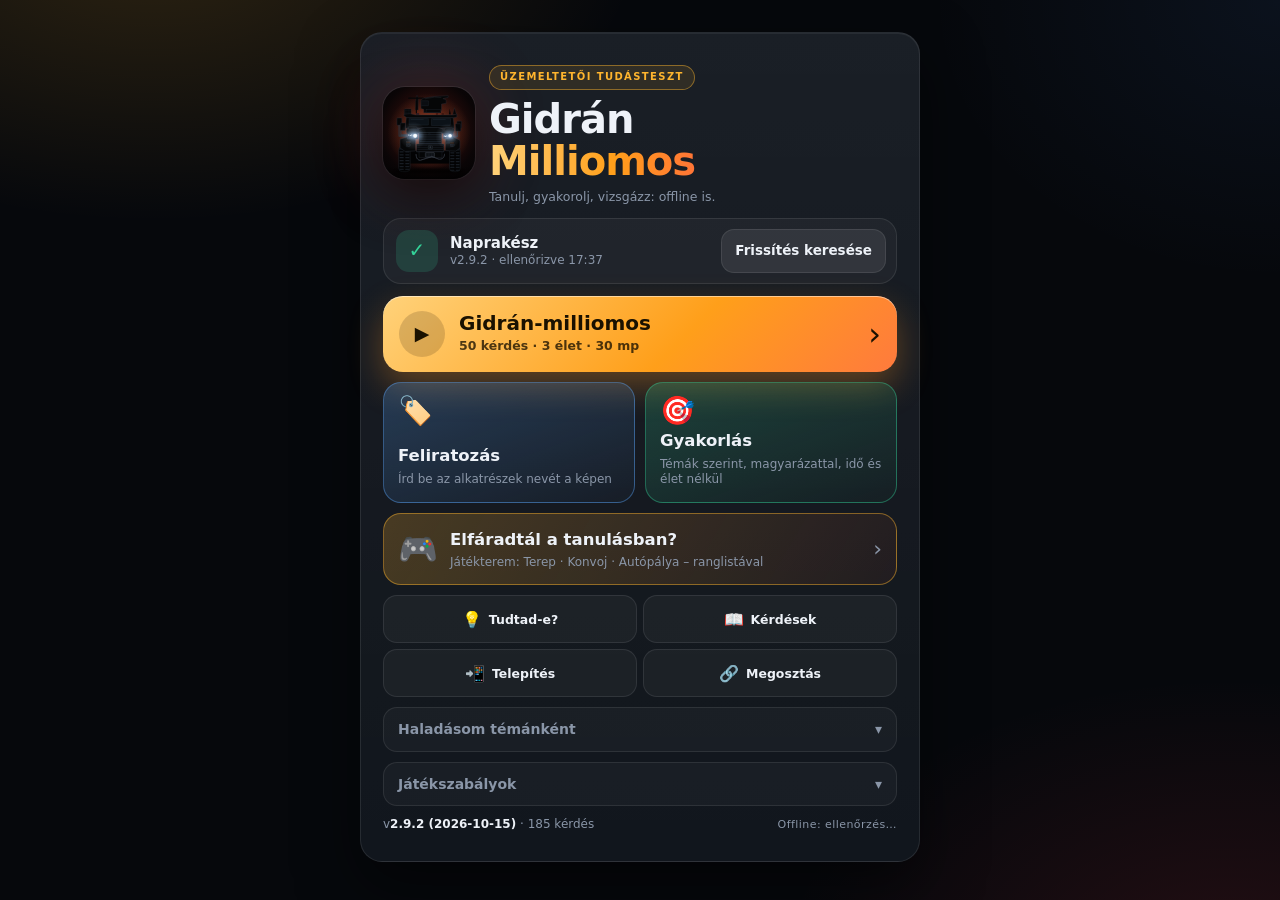
<file: index-1.html>
<!doctype html>
<html lang="hu">
<head>
<meta charset="utf-8">
<meta name="viewport" content="width=device-width, initial-scale=1, viewport-fit=cover">
<meta name="color-scheme" content="dark">
<meta name="mobile-web-app-title" content="Gidrán Kvíz">
<title>Gidrán Milliomos</title>
<style>
:root{
  --bg:#0b1120; --panel:#131b30; --panel2:#1a2440; --ink:#eef1f8; --muted:#97a3c2; --line:#2a3658;
  --gold:#f2c14e; --gold-ink:#1b1403; --ok:#2fbf71; --ok-bg:#0e3a27; --bad:#ec5a5f; --bad-bg:#4a171b;
  --sel-bg:#4a3a0b; --shadow:0 10px 30px rgba(0,0,0,.35);
}
@media (prefers-color-scheme: light){
  :root:not([data-theme="dark"]){
    --bg:#eef1f7; --panel:#ffffff; --panel2:#f3f5fb; --ink:#101828; --muted:#566180; --line:#cfd6e6;
    --gold:#b7860b; --gold-ink:#ffffff; --ok:#13884a; --ok-bg:#d6f3e3; --bad:#c6282e; --bad-bg:#fbdadc;
    --sel-bg:#fbefc7; --shadow:0 10px 24px rgba(16,24,40,.12);
  }
}
:root[data-theme="light"]{
  --bg:#eef1f7; --panel:#ffffff; --panel2:#f3f5fb; --ink:#101828; --muted:#566180; --line:#cfd6e6;
  --gold:#b7860b; --gold-ink:#ffffff; --ok:#13884a; --ok-bg:#d6f3e3; --bad:#c6282e; --bad-bg:#fbdadc;
  --sel-bg:#fbefc7; --shadow:0 10px 24px rgba(16,24,40,.12);
}
*{box-sizing:border-box}
html,body{margin:0}
body{background:var(--bg);color:var(--ink);font-family:var(--fb);line-height:1.45;
  background-image:radial-gradient(900px 500px at 50% -10%, color-mix(in srgb,var(--gold) 14%, transparent), transparent 70%);
  min-height:100vh}
.wrap{max-width:1020px;margin:0 auto;padding:16px}
h1,h2,.num{font-family:var(--fc);letter-spacing:.02em}
button{font:inherit;color:inherit;cursor:pointer}
.hide{display:none!important}

/* Start / vége */
.card{background:var(--panel);border:1px solid var(--line);border-radius:18px;padding:22px;box-shadow:var(--shadow)}
.center{max-width:560px;margin:5vh auto 0;text-align:center}
.badge{display:inline-block;font-size:12px;letter-spacing:.14em;text-transform:uppercase;color:var(--gold);border:1px solid var(--gold);border-radius:99px;padding:4px 12px}
h1{font-size:clamp(40px,9vw,64px);line-height:1;margin:14px 0 6px;font-weight:700}
h1 span{color:var(--gold);white-space:nowrap}
.sub{color:var(--muted);margin:0 0 18px}
.rules{text-align:left;margin:0 auto 18px;padding:0;list-style:none;display:grid;gap:8px;font-size:15px}
.rules li{display:flex;gap:10px}
.rules b{color:var(--gold);min-width:20px}
.btn{border:0;border-radius:12px;padding:14px 22px;font-weight:600;font-size:17px;background:var(--gold);color:var(--gold-ink)}
.btn:hover{filter:brightness(1.07)}
.btn.ghost{background:transparent;color:var(--ink);border:1px solid var(--line)}
.btn.small{padding:10px 14px;font-size:14px}
.stats{margin-top:16px;color:var(--muted);font-size:14px}
.stats strong{color:var(--ink)}

/* Játék */
.game{display:grid;gap:14px}
@media(min-width:900px){.game{grid-template-columns:1fr 250px;align-items:start}}
.top{display:flex;align-items:center;justify-content:space-between;gap:10px;flex-wrap:wrap}
.chip{background:var(--panel);border:1px solid var(--line);border-radius:12px;padding:8px 14px}
.chip small{display:block;color:var(--muted);font-size:11px;letter-spacing:.12em;text-transform:uppercase}
.chip .num{font-size:26px;font-weight:700;line-height:1.05;color:var(--gold)}
.lifelines{display:flex;gap:8px}
.life{min-width:74px;padding:0 10px;height:44px;border-radius:99px;border:1.5px solid var(--gold);background:var(--panel);font-weight:600;font-size:13px;line-height:1.1;color:var(--gold)}
.life[disabled]{opacity:.35;border-color:var(--line);color:var(--muted);text-decoration:line-through;cursor:not-allowed}
.q{background:var(--panel);border:1px solid var(--line);border-radius:18px;padding:20px;box-shadow:var(--shadow)}
.q .tag{font-size:12px;letter-spacing:.12em;text-transform:uppercase;color:var(--muted)}
.q h2{font-size:clamp(24px,5.4vw,32px);line-height:1.2;margin:8px 0 18px;font-weight:600;font-family:var(--fb);letter-spacing:0}
.answers{display:grid;gap:10px}
@media(min-width:700px){.answers{grid-template-columns:1fr}}
.ans{display:flex;align-items:center;gap:12px;text-align:left;width:100%;min-height:58px;padding:12px 16px;
  background:var(--panel2);border:1.5px solid var(--line);border-radius:14px;transition:transform .08s,background .15s,border-color .15s}
.ans:hover:not([disabled]){border-color:var(--gold)}
.ans:active:not([disabled]){transform:scale(.99)}
.ans .l{flex:none;width:34px;height:34px;border-radius:50%;display:grid;place-items:center;font-weight:700;background:var(--gold);color:var(--gold-ink)}
.ans .t{flex:1;font-size:17px}
.ans .p{flex:none;font-weight:600;color:var(--muted);font-variant-numeric:tabular-nums}
.ans.gone{visibility:hidden}
.ans.sel{background:var(--sel-bg);border-color:var(--gold)}
.ans.ok{background:var(--ok-bg);border-color:var(--ok)}
.ans.ok .l{background:var(--ok);color:#fff}
.ans.bad{background:var(--bad-bg);border-color:var(--bad)}
.ans.bad .l{background:var(--bad);color:#fff}
.ans[disabled]{cursor:default}
@keyframes pulse{0%,100%{box-shadow:0 0 0 0 transparent}50%{box-shadow:0 0 0 6px color-mix(in srgb,var(--ok) 45%,transparent)}}
.ans.ok.flash{animation:pulse .5s 3}
@media(prefers-reduced-motion:reduce){.ans.ok.flash{animation:none}}
.note{margin-top:14px;padding:12px 14px;border-radius:12px;background:var(--panel2);border:1px dashed var(--line);font-size:15px}
.verdict{margin-top:14px;font-weight:600;font-size:18px}
.verdict.ok{color:var(--ok)} .verdict.bad{color:var(--bad)}
.actions{display:flex;gap:10px;flex-wrap:wrap;margin-top:14px}

/* Kilépés */
.bar{display:flex;justify-content:flex-end;margin-bottom:10px}
.modal{position:fixed;inset:0;background:rgba(5,8,16,.62);display:grid;place-items:center;padding:16px;z-index:10}
.modal .card{max-width:420px;width:100%;text-align:center}
.modal h2{font-size:28px;margin:0 0 6px}
.modal p{margin:0 0 16px;color:var(--muted)}
.modal .row2{display:grid;grid-template-columns:1fr 1fr;gap:10px}
.btn.danger{background:var(--bad);color:#fff}

/* Életek, magyarázat */
.hearts{color:var(--bad)!important;letter-spacing:.05em}
.hearts .lost{opacity:.25}
.expl{margin-top:12px;padding:14px;border-radius:12px;background:var(--panel2);border-left:4px solid var(--bad);font-size:16px}
.expl b{display:block;font-size:12px;letter-spacing:.12em;text-transform:uppercase;color:var(--muted);margin-bottom:4px}
.expl .ref{margin-top:8px;font-size:14px;color:var(--muted)}
.ptitle{display:flex;justify-content:space-between;font-weight:600}
.prog{height:10px;border-radius:99px;background:var(--panel2);border:1px solid var(--line);margin:10px 0;overflow:hidden}
.bar2{height:100%;width:0;background:var(--gold);transition:width .3s}
.pstats{list-style:none;margin:0;padding:0;display:grid;grid-template-columns:1fr 1fr;gap:6px;font-size:14px;color:var(--muted)}
.pstats li{display:flex;justify-content:space-between;gap:8px;padding:6px 10px;border-radius:8px;background:var(--panel2)}
.pstats b{color:var(--ink)}
.review .item{padding:10px 0;border-top:1px solid var(--line)}
.review .item:first-child{border-top:0;padding-top:0}
.review .why{margin-top:4px;color:var(--ink)}
.review .rf{margin-top:4px;color:var(--muted);font-size:13px}
/* Létra */
.ladder{background:var(--panel);border:1px solid var(--line);border-radius:18px;padding:12px}
.ladder summary{cursor:pointer;font-weight:600;list-style:none;display:flex;justify-content:space-between}
.ladder summary::-webkit-details-marker{display:none}
.ladder ol{list-style:none;margin:10px 0 0;padding:0;display:flex;flex-direction:column-reverse;gap:3px}
.ladder li{display:flex;justify-content:space-between;padding:5px 10px;border-radius:8px;font-size:14px;color:var(--muted)}
.ladder li .num{font-size:17px}
.ladder li.safe{color:var(--ink);font-weight:600}
.ladder li.done{color:var(--ok)}
.ladder li.now{background:var(--gold);color:var(--gold-ink);font-weight:700}
@media(min-width:900px){.ladder{position:sticky;top:12px}}

/* Eredmény */
.score{font-size:clamp(52px,14vw,88px);font-weight:700;color:var(--gold);line-height:1}
.review{text-align:left;margin:18px 0 0;padding:14px;border-radius:12px;background:var(--panel2);border:1px solid var(--line);font-size:15px}
.review .rq{font-weight:600;margin-bottom:6px}
.review .rg{color:var(--ok)} .review .rb{color:var(--bad)}

/* Sorrendbe állítás */
.ordhint{font-size:14px;color:var(--muted);margin:-6px 0 4px}
.ord{display:grid;grid-template-columns:34px 1fr auto;gap:10px;align-items:center;min-height:58px;padding:8px 8px 8px 12px;background:var(--panel2);border:1.5px solid var(--line);border-radius:14px;position:relative;user-select:none;-webkit-user-select:none}
.ord .n{width:34px;height:34px;border-radius:50%;display:grid;place-items:center;font-weight:700;background:var(--gold);color:var(--gold-ink)}
.ord .t{font-size:17px}
.ord .ctl{display:flex;align-items:center;gap:4px}
.ord .mv{width:38px;height:38px;border-radius:10px;border:1px solid var(--line);background:var(--panel);font-size:14px;line-height:1}
.ord .hd{width:46px;height:46px;border-radius:12px;border:1px solid var(--line);background:var(--panel);display:grid;place-items:center;font-size:22px;color:var(--muted);touch-action:none;cursor:grab}
.ord.drag{z-index:5;border-color:var(--gold);box-shadow:0 10px 26px rgba(0,0,0,.45);background:var(--sel-bg);transition:none}
.ord.ok{background:var(--ok-bg);border-color:var(--ok)} .ord.ok .n{background:var(--ok);color:#fff}
.ord.bad{background:var(--bad-bg);border-color:var(--bad)} .ord.bad .n{background:var(--bad);color:#fff}
.ord.done .ctl{display:none}
.ord.done{grid-template-columns:34px 1fr}
.expl ol{margin:6px 0 0;padding-left:22px}
/* Menü, verzió, megoldókulcs */
.menu{display:grid;gap:8px;margin-top:12px}
.menu .btn{font-size:15px;padding:12px;text-align:center}
.ver{margin-top:16px;font-size:13px;color:var(--muted)}
.ver b{color:var(--ink)}
.upd{margin-top:8px;font-size:14px;min-height:1.4em;color:var(--muted)}
.upd .btn{margin-top:8px;font-size:14px;padding:10px 16px}
.toast{position:fixed;left:50%;bottom:24px;transform:translateX(-50%);background:#000d;color:#fff;padding:10px 16px;border-radius:12px;font-size:14px;z-index:30;pointer-events:none;opacity:0;transition:opacity .25s;max-width:90vw;text-align:center}
.toast.on{opacity:1}
#key{max-width:760px;margin:0 auto}
#key .kh{display:flex;justify-content:space-between;align-items:center;gap:8px;flex-wrap:wrap;margin:6px 0 10px}
#key h2.kt{font-size:30px;margin:0}
#key .kf{display:grid;grid-template-columns:1fr;gap:8px;margin-bottom:8px}
@media(min-width:600px){#key .kf{grid-template-columns:1fr 1fr}}
#key input,#key select{width:100%;padding:11px 12px;border-radius:12px;border:1px solid var(--line);background:var(--panel);color:var(--ink);font:inherit}
#key .kc{color:var(--muted);font-size:13px;margin:0 0 8px}
.kq{background:var(--panel);border:1px solid var(--line);border-radius:14px;padding:14px 16px;margin-bottom:10px}
.kq .kn{font-size:12px;letter-spacing:.1em;text-transform:uppercase;color:var(--muted)}
.kq .kqt{font-weight:600;font-size:17px;margin:4px 0 8px}
.kq .ko{padding:6px 10px;border-radius:8px;margin:3px 0;font-size:15px;background:var(--panel2)}
.kq .ko.c{background:var(--ok-bg);border:1px solid var(--ok)}
.kq .ke{margin-top:8px;font-size:15px}
.kq .kr{margin-top:4px;font-size:13px;color:var(--muted)}

/* Folyadék-feltöltés */
.fillhint{font-size:14px;color:var(--muted);margin:-6px 0 4px}
.fstep{font-size:12px;letter-spacing:.1em;text-transform:uppercase;color:var(--muted);margin:6px 0 6px}
.fchips{display:grid;gap:8px;grid-template-columns:1fr 1fr}
@media(max-width:420px){.fchips{grid-template-columns:1fr}}
.fchip{display:flex;align-items:center;gap:10px;text-align:left;min-height:50px;padding:8px 12px;border-radius:12px;border:1.5px solid var(--line);background:var(--panel2);font-size:15px}
.fchip i{flex:none;width:18px;height:18px;border-radius:50%;border:1px solid rgba(0,0,0,.35)}
.fchip[aria-pressed="true"]{border-color:var(--gold);background:var(--sel-bg)}
.fchip.ok{border-color:var(--ok);background:var(--ok-bg)} .fchip.bad{border-color:var(--bad);background:var(--bad-bg)}
.fchip[disabled]{cursor:default}
.tanks{display:flex;gap:10px;justify-content:center;flex-wrap:wrap;margin:6px 0}
.tank{flex:0 1 160px;text-align:center;border:2px solid transparent;border-radius:16px;padding:6px 4px;cursor:pointer}
.tank.act{border-color:var(--gold)}
.tank svg{width:100%;height:auto;max-height:230px;display:block}
.tank .body{fill:rgba(160,170,190,.12);stroke:#8e948c;stroke-width:3}
.tank.ok .body{stroke:var(--ok)} .tank.bad .body{stroke:var(--bad)}
.tank .rd{font-family:var(--fc);font-size:30px;font-weight:700;color:var(--gold);line-height:1.1}
.tank .nm{font-size:13px;color:var(--muted)}
.tank .st{fill:var(--liq,#d9a521)}
@keyframes wv{from{transform:translateX(0)}to{transform:translateX(-48px)}}
.tank .wave{animation:wv 1.6s linear infinite}
@media(prefers-reduced-motion:reduce){.tank .wave{animation:none}}
.fctl{display:grid;gap:8px;margin-top:8px}
.hold{touch-action:none;user-select:none;-webkit-user-select:none;width:100%;border:0;border-radius:14px;padding:16px;font-size:18px;font-weight:700;background:var(--gold);color:var(--gold-ink)}
.hold:disabled{opacity:.4}
.hold.on{filter:brightness(1.15);transform:scale(.99)}
.frow{display:grid;grid-template-columns:1fr 1fr 1fr;gap:8px}
.frow .hold{padding:12px 4px;font-size:15px;background:var(--panel2);color:var(--ink);border:1px solid var(--line)}
.ftol{font-size:13px;color:var(--muted);text-align:center}


.nrow{display:grid;grid-template-columns:1fr;gap:6px;padding:10px 12px;border:1.5px solid var(--line);border-left-width:5px;border-radius:3px;background:linear-gradient(90deg,#1c2630,#161e26);margin-bottom:10px}
.nrow .nl{font-weight:600;font-size:16px}
.nrow .nw{display:flex;align-items:center;gap:8px}
.nrow input{flex:1;min-width:0;font:inherit;font-size:24px;font-family:var(--fc);font-weight:700;letter-spacing:.06em;padding:10px 12px;border-radius:3px;border:1.5px solid var(--line);background:#0b1015;color:var(--gold);text-align:right;font-variant-numeric:tabular-nums}
.nrow input:focus{outline:none;border-color:var(--gold);box-shadow:0 0 0 3px rgba(242,177,60,.25)}
.nrow .nu{font-weight:700;color:var(--muted);min-width:26px}
.nrow .nfb{font-size:14px;color:var(--muted);min-height:1.2em}
.nrow.ok{border-color:var(--ok);background:linear-gradient(90deg,#14513a,#0f3a28)} .nrow.ok .nfb{color:var(--ok);font-weight:700}
.nrow.bad{border-color:var(--bad);background:linear-gradient(90deg,#5e1e24,#3d1519)} .nrow.bad .nfb{color:#ffb4b7;font-weight:700}
.fchip.miss{border-color:var(--ok);border-style:dashed;background:transparent}
.fchip.miss span::after{content:" (kimaradt)";color:var(--ok);font-size:13px}

/* ===== 2.5.0: időzítő, eszközoptimalizálás ===== */
:root{--fc:"Roboto Condensed","sans-serif-condensed","Arial Narrow","Helvetica Neue",Arial,sans-serif;
  --fb:system-ui,-apple-system,"Segoe UI",Roboto,"Helvetica Neue",Arial,sans-serif}
html{-webkit-text-size-adjust:100%;text-size-adjust:100%}
body{min-height:100vh;min-height:100dvh;-webkit-tap-highlight-color:transparent;overscroll-behavior-y:none}
button,.ans,.fchip,.ord .mv,.hold{touch-action:manipulation;-webkit-user-select:none;user-select:none}
.wrap{padding:max(14px,env(safe-area-inset-top)) max(14px,env(safe-area-inset-right)) max(24px,env(safe-area-inset-bottom)) max(14px,env(safe-area-inset-left))}
.kq{content-visibility:auto;contain-intrinsic-size:auto 180px}
@media(max-width:360px){.wrap{padding-left:10px;padding-right:10px}.card,.q{padding:16px 14px}.chip{padding:6px 10px}.chip .num{font-size:22px}.ans .t{font-size:16px}}
@media(min-width:700px){.wrap{max-width:1040px}.q h2{font-size:34px}.ans{min-height:64px}.ans .t{font-size:19px}}
@media(min-width:1200px){html{font-size:18px}.wrap{max-width:1180px}}
@media(max-height:520px) and (orientation:landscape){.center{margin-top:8px}.emb{width:90px}}
.offbadge{display:inline-block;margin-top:10px;font-size:13px;color:var(--ok);font-family:var(--fc);letter-spacing:.08em;text-transform:uppercase}
.offbadge.no{color:var(--muted)}
.pstats li{white-space:nowrap}

/* ===== 2.6.0: modern stílus, gyűrűs időzítő ===== */
:root:not(#a):not(#b){
  --bg:#06080c; --panel:#0e131a; --panel2:#141b25; --ink:#eef2f8; --muted:#8a96a8; --line:rgba(255,255,255,.09);
  --gold:#ffb52e; --gold-ink:#1a1100; --ok:#34d399; --ok-bg:rgba(52,211,153,.14); --bad:#ff5d6c; --bad-bg:rgba(255,93,108,.14);
  --sel-bg:rgba(255,181,46,.14); --shadow:0 24px 60px rgba(0,0,0,.5);
}
body{background-color:var(--bg);
  background-image:radial-gradient(700px 420px at 12% -8%,rgba(255,181,46,.16),transparent 70%),radial-gradient(640px 420px at 96% 108%,rgba(255,60,70,.12),transparent 70%),radial-gradient(500px 400px at 100% 0%,rgba(80,150,255,.07),transparent 70%);
  background-attachment:fixed;background-size:auto}
h1,h2,.num{letter-spacing:-.01em}
.card,.q,.ladder,.kq,.modal .card{background:linear-gradient(180deg,rgba(255,255,255,.05),rgba(255,255,255,.012)) ,var(--panel);
  border:1px solid var(--line);border-radius:22px;box-shadow:var(--shadow),inset 0 1px 0 rgba(255,255,255,.06)}
.card.center,#end{padding:28px 22px}
.card.center::before,#end::before{display:none}
.emb{display:block;margin:0 auto 14px;width:min(168px,44vw);height:auto;border-radius:30px;box-shadow:0 18px 50px rgba(0,0,0,.65),0 0 0 1px rgba(255,255,255,.08),0 0 70px rgba(255,60,50,.28);animation:breathe 3.6s ease-in-out infinite}
@keyframes breathe{0%,100%{box-shadow:0 18px 50px rgba(0,0,0,.65),0 0 0 1px rgba(255,255,255,.08),0 0 40px rgba(255,60,50,.18)}50%{box-shadow:0 18px 50px rgba(0,0,0,.65),0 0 0 1px rgba(255,255,255,.08),0 0 90px rgba(255,70,50,.42)}}
.badge{border:1px solid rgba(255,181,46,.45);background:rgba(255,181,46,.1);border-radius:99px;padding:5px 14px;font-family:var(--fb);font-weight:700;letter-spacing:.14em;font-size:11px}
h1{font-family:var(--fb);font-weight:800;text-transform:none;letter-spacing:-.025em;text-shadow:none;font-size:clamp(34px,9vw,58px);line-height:1.02}
h1 span{background:linear-gradient(90deg,#ffd27a,#ff9f1a 55%,#ff6a3d);-webkit-background-clip:text;background-clip:text;color:transparent;text-shadow:none}
.btn{border-radius:16px;font-family:var(--fb);text-transform:none;letter-spacing:.005em;font-weight:700;font-size:17px;clip-path:none;
  background:linear-gradient(180deg,#ffc95a,#ff9f1a);color:var(--gold-ink);box-shadow:0 10px 28px rgba(255,160,30,.28),inset 0 1px 0 rgba(255,255,255,.45);transition:transform .12s,box-shadow .2s}
.btn:hover{filter:none;transform:translateY(-1px)}.btn:active{transform:scale(.98)}
.btn.ghost{background:rgba(255,255,255,.05);color:var(--ink);box-shadow:inset 0 0 0 1px var(--line)}
.btn.danger{background:linear-gradient(180deg,#ff7a85,#e0394a);color:#fff;box-shadow:0 10px 28px rgba(255,80,90,.28)}
.btn.small{font-size:14px;padding:10px 14px}
.chip{border:1px solid var(--line);border-left:1px solid var(--line);border-radius:16px;background:rgba(255,255,255,.04);padding:8px 14px}
.chip small{font-family:var(--fb);font-weight:600;letter-spacing:.1em;font-size:10.5px}
.chip .num{font-family:var(--fc);font-weight:800}
.life{border-radius:99px;border:1px solid rgba(255,181,46,.5);background:rgba(255,181,46,.07);font-family:var(--fb);text-transform:none;letter-spacing:0;font-size:13px;font-weight:600;color:var(--gold)}
.life[disabled]{border-color:var(--line);background:transparent;color:var(--muted)}
.q .tag{font-family:var(--fb);font-weight:700;font-size:11px;letter-spacing:.14em;border:0;padding:5px 12px;border-radius:99px;background:rgba(255,181,46,.12);color:var(--gold)}
.q h2{border:0;padding:0;font-weight:700;letter-spacing:-.012em;margin:14px 0 20px}
.ans,.fchip,.ord,.nrow{border:1px solid var(--line);border-left-width:1px;border-radius:16px;background:rgba(255,255,255,.035);transition:transform .12s,background .15s,border-color .15s,box-shadow .2s}
.ans:hover:not([disabled]),.fchip:hover:not([disabled]){border-color:rgba(255,181,46,.7);background:rgba(255,181,46,.07);transform:translateY(-1px)}
.ans.sel,.fchip[aria-pressed="true"]{background:var(--sel-bg);border-color:var(--gold);box-shadow:0 0 0 3px rgba(255,181,46,.15)}
.ans.ok,.fchip.ok,.ord.ok,.nrow.ok{background:var(--ok-bg);border-color:var(--ok);box-shadow:0 0 0 3px rgba(52,211,153,.14)}
.ans.bad,.fchip.bad,.ord.bad,.nrow.bad{background:var(--bad-bg);border-color:var(--bad);box-shadow:0 0 0 3px rgba(255,93,108,.14)}
.ans .l,.ord .n{clip-path:none;border-radius:50%;width:36px;height:36px;font-family:var(--fb);font-weight:800;font-size:16px;background:linear-gradient(180deg,#ffc95a,#ff9f1a)}
.ord.ok .n{background:var(--ok)}.ord.bad .n{background:var(--bad)}.ans.ok .l{background:var(--ok);color:#06150e}.ans.bad .l{background:var(--bad);color:#fff}
.note,.expl{border-radius:16px;border:1px solid var(--line);border-left:3px solid var(--bad);background:rgba(255,255,255,.04)}
.prog{border-radius:99px;height:10px;background:rgba(255,255,255,.07);border:0;background-image:none}
.bar2{border-radius:99px;background:linear-gradient(90deg,#ffc95a,#ff7a3d);background-image:linear-gradient(90deg,#ffc95a,#ff7a3d);box-shadow:0 0 14px rgba(255,150,40,.5)}
.pstats li,.ladder li{border-radius:12px;background:rgba(255,255,255,.04)}
.ladder summary,.ptitle{font-family:var(--fb);text-transform:none;letter-spacing:0;font-size:15px;font-weight:700}
.tank .body{stroke:#7d8a99}
.hold{border-radius:16px;font-family:var(--fb);text-transform:none;letter-spacing:0;font-size:18px;background:linear-gradient(180deg,#ffc95a,#ff9f1a);box-shadow:0 10px 28px rgba(255,160,30,.28)}
.frow .hold{background:rgba(255,255,255,.05);box-shadow:none;font-size:15px}
.nrow input{border-radius:12px;background:rgba(0,0,0,.35)}
.fchip.miss{border-style:dashed;border-color:var(--ok);background:transparent}
#key h2.kt{text-transform:none;border:0;padding:0;font-family:var(--fb);font-weight:800}
.kq .kn{font-family:var(--fb);font-weight:700;letter-spacing:.1em;font-size:11px}
.kq .ko{border-radius:10px}
.score{text-shadow:0 0 40px rgba(255,170,40,.45)}
.toast{border-radius:14px;background:rgba(20,26,36,.95);border:1px solid var(--line)}
/* időzítő */
.timer{display:flex;align-items:center;gap:14px;margin-top:12px;padding:10px 14px 10px 10px;border-radius:22px;border:1px solid var(--line);background:linear-gradient(180deg,rgba(255,255,255,.05),rgba(255,255,255,.015)),var(--panel);position:relative;overflow:hidden}
.ringw{position:relative;width:84px;height:84px;flex:none}
.ring{width:100%;height:100%;transform:rotate(-90deg);overflow:visible}
.ring circle{fill:none;stroke-width:9}
.ring .rbg{stroke:rgba(255,255,255,.08)}
.ring .rtk{stroke:rgba(0,0,0,.55);stroke-width:11;stroke-dasharray:.55 2.78;stroke-dashoffset:0}
.ring .rfg{stroke:var(--ok);stroke-linecap:round;stroke-dasharray:100;stroke-dashoffset:0;filter:drop-shadow(0 0 5px var(--ok));transition:stroke .3s}
.timer.warn .rfg{stroke:var(--gold);filter:drop-shadow(0 0 6px var(--gold))}
.timer.hot .rfg{stroke:var(--bad);filter:drop-shadow(0 0 9px var(--bad))}
.sweep{position:absolute;inset:6px;border-radius:50%;background:conic-gradient(from 0deg,transparent 0 80%,rgba(255,255,255,.22) 100%);animation:sweep 2s linear infinite;mask:radial-gradient(circle,transparent 58%,#000 60%,#000 84%,transparent 86%);-webkit-mask:radial-gradient(circle,transparent 58%,#000 60%,#000 84%,transparent 86%);pointer-events:none}
.timer.hot .sweep{animation-duration:.7s}
@keyframes sweep{to{transform:rotate(360deg)}}
.tnum{position:absolute;inset:0;display:grid;place-items:center;font-family:var(--fc);font-size:34px;font-weight:800;line-height:1;color:var(--ok);font-variant-numeric:tabular-nums;min-width:0;text-shadow:0 0 18px currentColor}
.timer.warn .tnum{color:var(--gold)}.timer.hot .tnum{color:var(--bad)}
.tnum.pop{animation:pop .45s cubic-bezier(.2,1.6,.4,1)}
@keyframes pop{0%{transform:scale(1.5);opacity:.4}100%{transform:scale(1);opacity:1}}
.tinfo{flex:1;min-width:0}
.tinfo b{display:block;font-size:11px;letter-spacing:.14em;text-transform:uppercase;color:var(--muted);font-weight:700}
.tinfo span{display:block;font-size:15px;font-weight:600;margin-top:2px}
.timer.warn .tinfo span{color:var(--gold)}.timer.hot .tinfo span{color:var(--bad)}
.timer.hot::after{content:"";position:absolute;inset:0;border-radius:inherit;box-shadow:inset 0 0 28px rgba(255,93,108,.5);animation:flash .5s ease-in-out infinite alternate;pointer-events:none}
.timer.hot.crit::after{animation-duration:.25s}
@keyframes flash{from{opacity:.25}to{opacity:1}}
.timer.hot .ringw{animation:ringbeat .5s ease-in-out infinite}
.timer.crit .ringw{animation-duration:.26s}
@keyframes ringbeat{0%,100%{transform:scale(1)}40%{transform:scale(1.09)}}
.timer.off .sweep{display:none}.timer.off .rfg{opacity:.5}.timer.off::after{display:none}.timer.off .ringw{animation:none}
.mute{flex:none;width:42px;height:42px;border-radius:14px;border:1px solid var(--line);background:rgba(255,255,255,.05);font-size:17px;line-height:1;padding:0}
#alarm{position:fixed;inset:0;pointer-events:none;z-index:20;opacity:0;background:radial-gradient(ellipse at center,transparent 52%,rgba(255,30,50,.55) 100%)}
#alarm.on{animation:vig .9s ease-in-out infinite alternate}
#alarm.crit{animation:vig .4s ease-in-out infinite alternate}
@keyframes vig{from{opacity:.12}to{opacity:.85}}
#alarm.up{animation:upflash .8s ease-out 1;background:rgba(255,40,60,.5)}
@keyframes upflash{from{opacity:.9}to{opacity:0}}
.q.hotq{animation:none;box-shadow:var(--shadow),0 0 0 1px rgba(255,93,108,.5),0 0 34px rgba(255,93,108,.25)}
.q.shake{animation:shk .2s linear infinite;box-shadow:var(--shadow),0 0 0 1px rgba(255,93,108,.7),0 0 44px rgba(255,93,108,.4)}
@media(prefers-reduced-motion:reduce){.sweep,.timer.hot .ringw,.timer.hot::after,#alarm.on,#alarm.crit,.emb,.q.shake{animation:none!important}#alarm.on,#alarm.crit{opacity:.3}}
@media(max-width:360px){.ringw{width:70px;height:70px}.tnum{font-size:28px}}

.nrow{min-width:0}.nrow input{width:100%;min-width:0}.game>div,.game>aside{min-width:0}
.home{padding:20px 18px 16px;margin-top:3vh}
.hhead{display:flex;align-items:center;gap:14px;text-align:left;margin-bottom:10px}
.hhead .emb{width:92px;height:92px;flex:none;margin:0;border-radius:22px}
.htxt{min-width:0}.htxt .badge{margin:0;font-size:10px;padding:4px 10px}
.htxt h1{font-size:clamp(22px,6.3vw,38px);overflow-wrap:normal;margin:8px 0 0;line-height:1.05}
.home .sub{margin:0 0 14px;font-size:14px;text-align:left}
.startbtn{width:100%;padding:16px;font-size:19px}
.menu.menu{display:grid;grid-template-columns:repeat(3,1fr);gap:8px;margin-top:10px}
.mi{position:relative;display:flex;flex-direction:column;align-items:center;gap:2px;padding:10px 4px;font-size:12.5px;font-weight:600;border-radius:14px}
.mi i{font-style:normal;font-size:20px;line-height:1.1}
.dot{position:absolute;top:7px;right:calc(50% - 26px);width:11px;height:11px;border-radius:50%;background:var(--bad);box-shadow:0 0 0 3px rgba(255,93,108,.3);animation:dotp 1.2s ease-in-out infinite}
@keyframes dotp{50%{box-shadow:0 0 0 7px rgba(255,93,108,0)}}
.rulebox{margin-top:10px;border:1px solid var(--line);border-radius:14px;background:rgba(255,255,255,.03);text-align:left}
.rulebox summary{cursor:pointer;list-style:none;padding:11px 14px;font-weight:600;font-size:14px;color:var(--muted);display:flex;justify-content:space-between}
.rulebox summary::-webkit-details-marker{display:none}
.rulebox summary::after{content:"▾";transition:transform .2s}.rulebox[open] summary::after{transform:rotate(180deg)}
.rulebox .rules{margin:0;padding:0 14px 12px;font-size:13.5px;gap:8px}
.home .upd{margin-top:8px;font-size:13px;min-height:0}.home .upd:empty{display:none}
.home .stats{margin-top:8px;font-size:12.5px}.home .stats:empty{display:none}
.foot{display:flex;justify-content:space-between;align-items:center;gap:8px;margin-top:10px;font-size:12px;color:var(--muted)}
.foot .ver{margin:0;font-size:12px}.foot .offbadge{margin:0;font-size:11px;letter-spacing:.04em;text-transform:none;font-family:var(--fb)}
.updbanner{display:flex;align-items:center;gap:10px;margin:-4px 0 12px;padding:10px 10px 10px 12px;border-radius:16px;text-align:left;
  background:linear-gradient(90deg,rgba(255,181,46,.2),rgba(255,106,61,.16));border:1px solid rgba(255,181,46,.55);animation:ubin .5s cubic-bezier(.2,1.4,.4,1)}
.ub-ico{font-size:22px;animation:ring 1.6s ease-in-out infinite;transform-origin:50% 0}
@keyframes ring{0%,60%,100%{transform:rotate(0)}10%{transform:rotate(16deg)}20%{transform:rotate(-14deg)}30%{transform:rotate(10deg)}40%{transform:rotate(-8deg)}}
@keyframes ubin{from{transform:translateY(-10px);opacity:0}}
.ub-txt{flex:1;min-width:0;line-height:1.25}.ub-txt b{display:block;font-size:14px}.ub-txt small{color:var(--muted);font-size:12px}
.updbanner .btn{padding:9px 14px;font-size:14px;flex:none}
@media(max-width:340px){.hhead .emb{width:72px;height:72px}}
.timer.free .rfg{stroke:#5b6678;filter:none;opacity:.55}.timer.free .tnum{color:var(--muted);font-size:40px;text-shadow:none}.timer.free .tinfo span{color:var(--muted);font-size:14px}

/* ===== 2.7.0: újratervezett főmenü, csempék, feliratozás, gyakorló mód ===== */
button{-webkit-tap-highlight-color:transparent;touch-action:manipulation}
.home{padding:16px 14px 14px;margin-top:2vh}
.hhead{margin-bottom:12px}
.htxt h1{font-size:clamp(26px,7.6vw,40px);margin:8px 0 0}
.htxt h1 span{display:block}
.tag2{margin:6px 0 0;font-size:12.5px;color:var(--muted)}
.home .sub{display:none}

.updcard{display:flex;align-items:center;gap:12px;margin:0 0 12px;padding:10px 10px 10px 12px;border-radius:18px;text-align:left;border:1px solid var(--line);background:rgba(255,255,255,.04);transition:border-color .3s,background .3s}
.uc-ico{flex:none;width:42px;height:42px;border-radius:13px;display:grid;place-items:center;font-size:20px;font-weight:800;background:rgba(52,211,153,.16);color:var(--ok);transform-origin:50% 12%}
.uc-txt{flex:1;min-width:0;line-height:1.25}
.uc-txt b{display:block;font-size:15px}
.uc-txt small{display:block;color:var(--muted);font-size:12px;}
.uc-btn{flex:none;min-height:44px;border:0;border-radius:13px;padding:0 14px;font:700 13.5px/1.1 var(--fb);color:var(--ink);background:rgba(255,255,255,.08);box-shadow:inset 0 0 0 1px var(--line);cursor:pointer;max-width:42%}
.uc-btn:active{transform:scale(.97)}
.updcard[data-state="new"]{border-color:rgba(255,181,46,.65);background:linear-gradient(90deg,rgba(255,181,46,.22),rgba(255,106,61,.15))}
.updcard[data-state="new"] .uc-ico{background:rgba(255,181,46,.26);color:var(--gold);animation:ring 1.6s ease-in-out infinite}
.updcard[data-state="new"] .uc-btn{background:linear-gradient(180deg,#ffc95a,#ff9f1a);color:var(--gold-ink);box-shadow:0 8px 22px rgba(255,160,30,.4);animation:nudge 1.8s ease-in-out infinite}
@keyframes nudge{0%,100%{transform:scale(1)}50%{transform:scale(1.05)}}
.updcard[data-state="busy"] .uc-ico{background:rgba(90,169,255,.18);color:#7cc4ff;animation:spin 1s linear infinite}
.updcard[data-state="busy"] .uc-btn{opacity:.6;pointer-events:none}
.updcard[data-state="off"] .uc-ico{background:rgba(255,255,255,.08);color:var(--muted)}
@keyframes spin{to{transform:rotate(360deg)}}
.home .upd{margin:-4px 0 10px;font-size:13px;text-align:left}

.hero{display:flex;align-items:center;gap:14px;width:100%;padding:15px 16px;border:0;border-radius:20px;cursor:pointer;text-align:left;color:var(--gold-ink);font-family:var(--fb);
  background:linear-gradient(135deg,#ffd27a,#ff9f1a 58%,#ff7a3d);box-shadow:0 14px 34px rgba(255,150,30,.32),inset 0 1px 0 rgba(255,255,255,.5);position:relative;overflow:hidden;transition:transform .12s}
.hero:active{transform:scale(.985)}
.hero::after{content:"";position:absolute;inset:0;background:linear-gradient(100deg,transparent 35%,rgba(255,255,255,.38) 50%,transparent 65%);transform:translateX(-130%);animation:sheen 4.5s ease-in-out infinite}
@keyframes sheen{0%,55%{transform:translateX(-130%)}100%{transform:translateX(130%)}}
.hero i{flex:none;width:46px;height:46px;border-radius:50%;display:grid;place-items:center;font-style:normal;font-size:19px;background:rgba(26,17,0,.16)}
.hero span{min-width:0}
.hero b{display:block;font-size:20px;font-weight:800;line-height:1.15}
.hero small{display:block;font-size:12.5px;font-weight:600;opacity:.78;margin-top:2px}
.hero em{margin-left:auto;font-style:normal;font-size:32px;font-weight:300;line-height:1}

.tiles{display:grid;grid-template-columns:1fr 1fr;gap:10px;margin-top:10px}
.tile{text-align:left;padding:14px;border-radius:18px;border:1px solid var(--line);color:var(--ink);font-family:var(--fb);cursor:pointer;min-height:118px;display:flex;flex-direction:column;gap:4px;position:relative;overflow:hidden;transition:transform .12s,border-color .2s}
.tile:active{transform:scale(.98)}
.tile i{font-style:normal;font-size:28px;line-height:1}
.tile b{font-size:16.5px;font-weight:800;margin-top:auto}
.tile small{font-size:12px;color:var(--muted);line-height:1.3}
.t-lab{border-color:rgba(90,169,255,.4);background:linear-gradient(160deg,rgba(90,169,255,.24),rgba(90,169,255,.03))}
.t-pr{border-color:rgba(52,211,153,.4);background:linear-gradient(160deg,rgba(52,211,153,.22),rgba(52,211,153,.03))}
.t-game{grid-column:1/-1;min-height:0;flex-direction:row;align-items:center;gap:12px;border-color:rgba(255,181,46,.45);background:linear-gradient(120deg,rgba(255,181,46,.22),rgba(255,95,60,.06))}
.t-game i{font-size:32px}.t-game span{display:flex;flex-direction:column;gap:3px;flex:1;min-width:0}.t-game b{margin-top:0}.t-game em{font-style:normal;font-size:22px;color:var(--muted)}
.minis{display:grid;grid-template-columns:1fr 1fr;gap:6px;margin-top:10px}
.mini{flex:1;min-width:0;display:flex;align-items:center;justify-content:center;gap:7px;padding:0 6px;min-height:48px;border-radius:14px;border:1px solid var(--line);background:rgba(255,255,255,.04);color:var(--ink);font:600 12.5px var(--fb);cursor:pointer}
.mini i{font-style:normal;font-size:16px}
.mini:active{transform:scale(.97)}
.rulebox{margin-top:10px}
.tbars{padding:0 14px 12px;display:grid;gap:9px}
.tb{display:grid;grid-template-columns:1fr auto;gap:3px 10px;font-size:13px}
.tbn{font-weight:600;min-width:0;overflow:hidden;text-overflow:ellipsis;white-space:nowrap}
.tbv{color:var(--muted);font-variant-numeric:tabular-nums}
.tbt{grid-column:1/-1;display:block;height:7px;border-radius:99px;background:rgba(255,255,255,.07);overflow:hidden}
.tbf{display:block;height:100%;border-radius:99px;transition:width .6s}
.tb-empty{margin:0;color:var(--muted);font-size:13px}

/* gyakorló mód felülete */
#game[data-mode="practice"] .c-score,#game[data-mode="practice"] .c-life,#game[data-mode="practice"] .lifelines,#game[data-mode="practice"] .timer{display:none!important}
#game[data-mode="game"] .c-ok{display:none}
.q.enter{animation:qin .32s ease-out}
@keyframes qin{from{opacity:0;transform:translateY(12px)}}
.modal .card.sheet{max-width:460px;width:calc(100% - 28px);max-height:86vh;overflow:auto;text-align:left}
.sheet h2{margin:0 0 4px}
.sheetsub{color:var(--muted);font-size:13.5px;margin:0 0 12px}
.prlist{display:grid;gap:8px;margin-bottom:12px}
.pri{display:flex;align-items:center;gap:10px;padding:13px 14px;border-radius:14px;border:1px solid var(--line);background:rgba(255,255,255,.04);color:var(--ink);font:600 15px var(--fb);cursor:pointer;text-align:left;min-height:48px}
.pri span:first-child{font-size:18px}
.pri small{margin-left:auto;color:var(--muted);font-weight:600;font-size:12.5px;white-space:nowrap}
.pri:active{transform:scale(.98)}

/* feliratozós képfeladat */
.lfig{position:sticky;top:6px;z-index:6;margin:2px 0 12px;border-radius:16px;overflow:hidden;background:#fff;box-shadow:0 10px 30px rgba(0,0,0,.45),0 0 0 1px rgba(255,255,255,.14);max-width:760px;width:100%;justify-self:center}
.lfig img{display:block;width:100%;height:auto;-webkit-user-select:none;user-select:none;pointer-events:none}
.lfig::after{content:"";position:absolute;inset:0;pointer-events:none;background:linear-gradient(100deg,transparent 38%,rgba(255,181,46,.38) 50%,transparent 62%);transform:translateX(-120%);animation:scan 1.4s .15s ease-out 1 forwards}
@keyframes scan{to{transform:translateX(120%)}}
.lbd{--bs:clamp(22px,5.8vw,34px);position:absolute;width:var(--bs);height:var(--bs);margin:calc(var(--bs)/-2) 0 0 calc(var(--bs)/-2);border-radius:50%;border:2px solid #fff;
  background:linear-gradient(180deg,#ffc95a,#ff9f1a);color:#1a1100;font:800 calc(var(--bs)*.5)/1 var(--fb);display:grid;place-items:center;padding:0;cursor:pointer;
  box-shadow:0 3px 10px rgba(0,0,0,.5);animation:bdIn .5s cubic-bezier(.2,1.6,.4,1) both;transition:transform .2s,background .25s}
@keyframes bdIn{from{transform:scale(0);opacity:0}}
.lbd::before{content:"";position:absolute;inset:-4px;border-radius:50%;border:2px solid rgba(90,169,255,.9);opacity:0;pointer-events:none}
.lbd.filled{background:linear-gradient(180deg,#9be7c4,#34d399)}
.lbd.on{transform:scale(1.3);z-index:2;background:linear-gradient(180deg,#8ccfff,#3b8fe8);color:#fff}
.lbd.on::before{animation:ping 1.1s ease-out infinite}
@keyframes ping{0%{transform:scale(.8);opacity:.9}100%{transform:scale(1.9);opacity:0}}
.lbd.ok{background:var(--ok);color:#06150e;transform:scale(1.12)}
.lbd.bad{background:var(--bad);color:#fff;transform:scale(1.12)}
.lgrid{display:grid;gap:8px;grid-template-columns:minmax(0,1fr)}
@media(min-width:720px){.lgrid{grid-template-columns:minmax(0,1fr) minmax(0,1fr)}}
.lrow{display:grid;grid-template-columns:32px minmax(0,1fr) auto;align-items:center;gap:4px 10px;padding:8px 10px;border-radius:14px;border:1px solid var(--line);background:rgba(255,255,255,.035);transition:border-color .15s,box-shadow .15s,background .15s}
.lrow.on,.lrow:focus-within{border-color:#5aa9ff;box-shadow:0 0 0 3px rgba(90,169,255,.18);background:rgba(90,169,255,.07)}
.ln{width:30px;height:30px;border-radius:50%;display:grid;place-items:center;font:800 14px var(--fb);background:linear-gradient(180deg,#ffc95a,#ff9f1a);color:#1a1100}
.lrow input{min-width:0;width:100%;font:600 17px var(--fb);padding:11px 12px;border-radius:10px;border:1px solid var(--line);background:rgba(0,0,0,.35);color:var(--ink)}
.lrow input:focus{outline:none;border-color:#5aa9ff}
.lrow input::placeholder{color:#6d7a8f;font-weight:500}
.lhint{border:0;background:rgba(255,255,255,.07);color:var(--gold);width:40px;height:40px;border-radius:11px;font-size:16px;cursor:pointer}
.lfb{grid-column:2/-1;font-size:13px;color:var(--muted);display:none;font-weight:600}
.lrow.ok{border-color:var(--ok);background:var(--ok-bg);box-shadow:none}
.lrow.bad{border-color:var(--bad);background:var(--bad-bg);box-shadow:none}
.lrow.ok .ln{background:var(--ok);color:#06150e}.lrow.bad .ln{background:var(--bad);color:#fff}
.lrow.ok .lfb,.lrow.bad .lfb{display:block}
.lrow.ok .lfb{color:var(--ok)}.lrow.bad .lfb{color:#ffb4b7}
.kimg{display:block;width:100%;max-width:520px;height:auto;border-radius:12px;margin:8px 0;background:#fff}
@media(prefers-reduced-motion:reduce){.hero::after,.lfig::after,.lbd,.lbd.on::before,.uc-ico,.uc-btn{animation:none!important}}
</style>
<link rel="manifest" href="manifest.json"><meta name="theme-color" content="#050304"><link rel="icon" type="image/png" href="icon-192.png"><link rel="apple-touch-icon" href="icon-180.png"><meta name="mobile-web-app-capable" content="yes"><meta name="apple-mobile-web-app-capable" content="yes"><meta name="apple-mobile-web-app-status-bar-style" content="black-translucent">
<script>if("serviceWorker" in navigator&&location.protocol!=="file:")window.addEventListener("load",function(){navigator.serviceWorker.register("sw.js").catch(function(){})})</script>
</head>
<body>
<div id="alarm" aria-hidden="true"></div>
<div class="wrap">

<section id="start" class="card center home">
  <div class="hhead">
    <img class="emb" alt="Gidrán" src="[data-uri]">
    <div class="htxt">
      <span class="badge">Üzemeltetői tudásteszt</span>
      <h1>Gidrán <span>Milliomos</span></h1>
      <p class="tag2">Tanulj, gyakorolj, vizsgázz: offline is.</p>
    </div>
  </div>

  <div class="updcard" id="updCard" data-state="idle" role="status" aria-live="polite">
    <div class="uc-ico" id="ucIco" aria-hidden="true">✓</div>
    <div class="uc-txt"><b id="ucTitle">Naprakész</b><small id="ucSub">Ellenőrzés…</small></div>
    <button class="uc-btn" id="updBtn" type="button"><span id="updBtnTxt">Frissítés keresése</span></button>
  </div>
  <div class="upd" id="updMsg" role="status" aria-live="polite"></div>

  <button class="hero" id="startBtn" type="button">
    <i aria-hidden="true">▶</i>
    <span><b>Gidrán-milliomos</b><small>50 kérdés · 3 élet · 30 mp</small></span>
    <em aria-hidden="true">›</em>
  </button>

  <div class="tiles">
    <button class="tile t-lab" id="labBtn" type="button"><i aria-hidden="true">🏷️</i><b>Feliratozás</b><small>Írd be az alkatrészek nevét a képen</small></button>
    <button class="tile t-pr" id="prBtn" type="button"><i aria-hidden="true">🎯</i><b>Gyakorlás</b><small>Témák szerint, magyarázattal, idő és élet nélkül</small></button>
    <button class="tile t-game" id="gameBtn" type="button"><i aria-hidden="true">🎮</i><span><b>Elfáradtál a tanulásban?</b><small>Játékterem: Terep · Konvoj · Autópálya – ranglistával</small></span><em aria-hidden="true">›</em></button>
  </div>
  <div class="minis">
    <button class="mini" id="tipBtn" type="button"><i aria-hidden="true">💡</i><span>Tudtad-e?</span></button>
    <button class="mini" id="keyBtn" type="button"><i aria-hidden="true">📖</i><span>Kérdések</span></button>
    <button class="mini" id="instBtn" type="button"><i aria-hidden="true">📲</i><span>Telepítés</span></button>
    <button class="mini" id="shareBtn" type="button"><i aria-hidden="true">🔗</i><span>Megosztás</span></button>
  </div>

  <details class="rulebox" id="progBox">
    <summary>Haladásom témánként</summary>
    <div id="topicBars" class="tbars"></div>
  </details>
  <details class="rulebox">
    <summary>Játékszabályok</summary>
    <ul class="rules">
      <li><b>⏱</b><span>Minden kérdésre 30 másodperced van, ha lejár, az hibának számít. A feliratozós képfeladatoknál és a méreteket, tömegeket beíró feladatoknál nincs időkorlát.</span></li>
      <li><b>♥</b><span>Három életed van. Minden tévedés egyet elvesz, a harmadiknál vége a játéknak. A pontjaid megmaradnak.</span></li>
      <li><b>★</b><span>A pont a kérdés nehézségétől függ (1000 / 2000 / 3000). Hibánál magyarázatot és kézikönyvi hivatkozást kapsz.</span></li>
      <li><b>✎</b><span>Vannak kézzel beírós (méretek, tömeg) és feliratozós képfeladatok is. A feliratozásnál legfeljebb 1 hiba még elfogadott. Ezeknél a segítségek nem használhatók.</span></li>
      <li><b>⚑</b><span>Segítség: Felezés, Közönség, Telefon. Bármikor megállhatsz, és viheted a pontjaidat.</span></li>
      <li><b>🎯</b><span>A Gyakorlás és a Feliratozás gyakorló módban nincs idő, nincs élet, és minden válasz után magyarázatot kapsz.</span></li>
    </ul>
  </details>
  <div class="stats" id="bestStats"></div>
  <div class="foot"><span class="ver">v<b id="verTxt"></b> · <span id="qCount"></span> kérdés</span><span class="offbadge no" id="offBadge">Offline: ellenőrzés…</span></div>
</section>

<section id="game" class="game hide" data-mode="game">
  <div>
    <div class="bar"><button class="btn ghost small" id="exitBtn" type="button">✕ Kilépés</button></div>
    <div class="top">
      <div style="display:flex;gap:8px">
        <div class="chip"><small>Kérdés</small><span class="num" id="lvl">1 / 50</span></div>
        <div class="chip c-score"><small>Pont</small><span class="num" id="score">0</span></div>
        <div class="chip c-ok"><small>Helyes</small><span class="num" id="okc">0</span></div>
        <div class="chip c-life"><small>Élet</small><span class="num hearts" id="hearts">♥♥♥</span></div>
      </div>
      <div class="lifelines">
        <button class="life" id="l50" title="Felezés: kiesik egy rossz válasz">50:50</button>
        <button class="life" id="lAud" title="Közönség szavazata">Közönség</button>
        <button class="life" id="lTel" title="Telefonos segítség">Telefon</button>
      </div>
    </div>
    <div class="timer off" id="timer" role="timer" aria-label="Hátralévő idő">
      <div class="ringw"><svg class="ring" viewBox="0 0 120 120" aria-hidden="true"><circle class="rbg" cx="60" cy="60" r="50"/><circle class="rfg" id="tRing" cx="60" cy="60" r="50" pathLength="100"/><circle class="rtk" cx="60" cy="60" r="50" pathLength="100"/></svg><div class="sweep"></div><div class="tnum num" id="tNum">30</div></div>
      <div class="tinfo"><b>Hátralévő idő</b><span id="tMsg">30 másodperced van</span></div>
      <button class="mute" id="muteBtn" type="button" aria-label="Hang be/ki">🔊</button>
    </div>
    <div class="q" id="qBox" style="margin-top:10px">
      <div class="tag" id="tag"></div>
      <h2 id="qtext"></h2>
      <div class="answers" id="answers"></div>
      <div class="note hide" id="note"></div>
      <div class="verdict hide" id="verdict"></div>
      <div class="expl hide" id="expl"></div>
      <div class="actions">
        <button class="btn hide" id="checkBtn">Ellenőrzés</button>
        <button class="btn hide" id="nextBtn">Következő kérdés</button>
        <button class="btn ghost small" id="stopBtn">Megállok, viszem a pontokat</button>
      </div>
    </div>
  </div>
  <aside class="ladder" id="ladderBox">
    <div class="ptitle"><span>Haladás</span><span id="ladderNow" style="color:var(--gold)"></span></div>
    <div class="prog"><div class="bar2" id="progBar"></div></div>
    <ul class="pstats">
      <li><span>Helyes</span><b id="stOk">0</b></li>
      <li><span>Hibás</span><b id="stBad">0</b></li>
      <li><span>Hátra</span><b id="stLeft">50</b></li>
      <li class="c-score"><span>Ez a kérdés</span><b id="stWorth">+1 000</b></li>
    </ul>
  </aside>
</section>

<div class="modal hide" id="exitModal" role="dialog" aria-modal="true" aria-labelledby="exitTitle">
  <div class="card">
    <h2 id="exitTitle">Kilépsz a játékból?</h2>
    <p>Az eddigi állásod elvész. Ha a pontjaidat el akarod vinni, használd inkább a „Megállok, viszem a pontokat" gombot.</p>
    <div class="row2">
      <button class="btn ghost" id="exitNo" type="button">Folytatom</button>
      <button class="btn danger" id="exitYes" type="button">Kilépek</button>
    </div>
  </div>
</div>

<div class="modal hide" id="prModal" role="dialog" aria-modal="true" aria-labelledby="prTitle">
  <div class="card sheet">
    <h2 id="prTitle">Mit gyakorolsz?</h2>
    <p class="sheetsub">Idő és élet nélkül, minden válasz után magyarázattal.</p>
    <div class="prlist" id="prList"></div>
    <button class="btn ghost" id="prClose" type="button">Mégsem</button>
  </div>
</div>

<section id="end" class="card center hide">
  <span class="badge" id="endBadge"></span>
  <h1 id="endTitle"></h1>
  <div class="score num" id="endScore"></div>
  <p class="sub" id="endSub"></p>
  <div class="review hide" id="review"></div>
  <div class="actions" style="justify-content:center">
    <button class="btn" id="againBtn">Új játék</button>
    <button class="btn ghost" id="homeBtn" type="button">Főmenü</button>
  </div>
  <div class="stats" id="endStats"></div>
</section>

<section id="key" class="hide">
  <div class="kh"><h2 class="kt">Kérdések és megoldókulcs</h2><button class="btn ghost small" id="keyBack" type="button">← Vissza</button></div>
  <div class="kf"><input id="keySearch" type="search" placeholder="Keresés a kérdések között…" autocomplete="off"><select id="keyTopic" aria-label="Téma"></select></div>
  <p class="kc" id="keyCount"></p>
  <div id="keyList"></div>
  <div class="actions"><button class="btn ghost small" id="keyShare" type="button">🔗 A megoldókulcs linkje</button></div>
</section>

</div>
<div class="toast" id="toast" role="status" aria-live="polite"></div>
<script>
var APP_VERSION = "2.9.2", APP_DATE = "2026-10-15";
var BANK = [{"q": "Mi a teendő diffzár vagy osztómű kapcsolása előtt?", "o": ["A harcjárművet le kell lassítani 20 km/h alá", "A harcjárművet teljesen meg kell állítani és a váltót „N” állásba kell tenni", "A motort le kell állítani, majd újra kell indítani"], "a": 1, "d": 2, "t": "Biztonság", "e": "Diffzár és osztómű kapcsolása csak álló járműnél, „N” váltóállásban szabad. Menet közbeni kapcsolás a hajtásláncot károsítja.", "r": "1. Általános biztonsági rendszabályok"}, {"q": "Mivel szabad tisztítani a harcjármű ablakait?", "o": ["Bármilyen ablaktisztító folyékony vegyszerrel", "Nem vegyszeres, nedves ruhával", "Fagyálló folyadékkal"], "a": 1, "d": 2, "t": "Biztonság", "e": "Az ablakok csak nem vegyszeres, nedves ruhával tisztíthatók. Az ablaktisztító vegyszer és a fagyálló nem engedélyezett (az ablakok belső felülete polikarbonát bevonatú).", "r": "1. Általános biztonsági rendszabályok"}, {"q": "Folyó vagy csöpögő tüzelőanyagból keletkezett tűz esetén milyen irányban kell oltani?", "o": ["Lentről felfelé", "Elölről hátrafelé", "Felülről lefelé"], "a": 2, "d": 2, "t": "Biztonság", "e": "Folyó vagy csöpögő tüzelőanyag tüzét felülről lefelé kell oltani.", "r": "1. Általános biztonsági rendszabályok"}, {"q": "Engedélyezett-e a harcjármű átalakítása?", "o": ["Igen, szabadon", "Csak gyári engedéllyel", "Szigorúan tilos"], "a": 2, "d": 1, "t": "Biztonság", "e": "A harcjármű átalakítása szigorúan tilos, mert a páncélvédelem, a biztonsági rendszerek és a gyári tanúsítás is sérülhet.", "r": "1. Általános biztonsági rendszabályok"}, {"q": "Mennyi a harcjármű tömege fegyverzet nélkül?", "o": ["15.200 kg", "16.800 kg", "18.500 kg"], "a": 0, "d": 1, "t": "Alapadatok", "e": "A jármű tömege fegyverzet nélkül 15.200 kg. A 16.800 kg a harci tömeg (fegyverzettel).", "r": "2. Harcjármű alapadatai"}, {"q": "Mennyi a harci tömeg (fegyverzettel együtt)?", "o": ["15.200 kg", "16.800 kg", "17.900 kg"], "a": 1, "d": 1, "t": "Alapadatok", "e": "A harci tömeg (fegyverzettel együtt) 16.800 kg. A 15.200 kg a fegyverzet nélküli tömeg.", "r": "2. Harcjármű alapadatai"}, {"q": "Hány fő katonát tud szállítani a Gidrán (a benne elhelyezett ülések száma alapján)?", "o": ["5 fő", "7 fő", "9 fő"], "a": 1, "d": 1, "t": "Alapadatok", "e": "A Gidránban 7 ülés van, ennyi katonát szállít.", "r": "2. Harcjármű alapadatai"}, {"q": "Milyen biztonsági öv van minden ülésen?", "o": ["3-pontos", "4-pontos", "5-pontos"], "a": 2, "d": 1, "t": "Alapadatok", "e": "Minden ülésen 5-pontos biztonsági öv van, nem 3- vagy 4-pontos.", "r": "2. Harcjármű alapadatai"}, {"q": "Mi található minden ülés alatt?", "o": ["Robbanáselnyelő anyag", "Tartalék akkumulátor", "Tűzoltó palack"], "a": 0, "d": 1, "t": "Alapadatok", "e": "Minden ülés alatt robbanáselnyelő anyag van (nem akkumulátor, nem tűzoltó palack).", "r": "2. Harcjármű alapadatai"}, {"q": "A STANAG 4569 szabvány szerint milyen szintű a körkörös ballisztikus védelem?", "o": ["2+", "4a", "2b"], "a": 0, "d": 1, "t": "Páncélvédelem", "e": "A körkörös ballisztikus védelem STANAG 4569 szerint 2+ szintű. A 4a és a 2b az aknavédelemhez tartozik (jármű alatt).", "r": "3. Páncélvédelem"}, {"q": "Mekkora robbanóanyag-mennyiségnek áll ellen a páncéltest alatti védelem (Stanag 4569, 2b szint)?", "o": ["10 kg TNT egyenérték", "6 kg TNT egyenérték", "3 kg TNT egyenérték"], "a": 1, "d": 3, "t": "Páncélvédelem", "e": "A páncéltest alatti védelem a STANAG 4569 2b szintje: 6 kg TNT egyenérték. A 10 kg TNT a 4a szint (kerekek alatt).", "r": "3. Páncélvédelem"}, {"q": "Milyen szabvány és szint védi az ablakok üvegfelületét?", "o": ["EN 1063 BR7", "Stanag 4569 4a", "ISO 11158"], "a": 0, "d": 1, "t": "Páncélvédelem", "e": "Az ablakok üvegfelülete EN 1063 BR7 szintű védelmet ad. A STANAG 4569 a páncélzatra vonatkozik, az ISO 11158 hidraulikaolaj-szabvány.", "r": "3. Páncélvédelem"}, {"q": "Milyen anyaggal van bevonva az ablakok belső felülete?", "o": ["Üveggyapot", "Polikarbonát", "Kerámia réteg"], "a": 1, "d": 3, "t": "Páncélvédelem", "e": "Az ablakok belső felülete polikarbonát bevonatú (szilánkfogó réteg).", "r": "3. Páncélvédelem"}, {"q": "Milyen típusú a Gidrán motorja?", "o": ["Benzines, szívó", "Common-rail Turbo-Diesel", "Hibrid elektromos"], "a": 1, "d": 1, "t": "Motor", "e": "A motor common-rail rendszerű, turbófeltöltésű dízel (Cummins ISL9E3 375).", "r": "4. Motor"}, {"q": "Mekkora a motor hengerűrtartalma?", "o": ["6,7 liter", "8,9 liter", "10,2 liter"], "a": 1, "d": 1, "t": "Motor", "e": "A Cummins ISL9E3 hengerűrtartalma 8,9 liter.", "r": "4. Motor"}, {"q": "Mekkora a motor maximális teljesítménye?", "o": ["220 kW (300 LE)", "276 kW (375 LE)", "320 kW (435 LE)"], "a": 1, "d": 1, "t": "Motor", "e": "A motor maximális teljesítménye 276 kW, ami 375 LE (innen a típusjel: 375).", "r": "4. Motor"}, {"q": "Milyen elrendezésű és hány hengeres a motor?", "o": ["Soros, 6 hengeres", "V alakú, 8 hengeres", "Boxer, 4 hengeres"], "a": 0, "d": 1, "t": "Motor", "e": "A motor soros elrendezésű, 6 hengeres.", "r": "4. Motor"}, {"q": "Mekkora az üzemanyagtartály összkapacitása?", "o": ["2×80 liter", "2×100 liter", "2×120 liter"], "a": 1, "d": 1, "t": "Motor", "e": "Az üzemanyagtartály összkapacitása 2×100 liter, vagyis két 100 literes tartály.", "r": "4. Motor"}, {"q": "Milyen típusú és márkájú a nyomatékváltó?", "o": ["Allison 3200 SP, automata", "ZF 8HP, manuális", "Cummins CT6, félautomata"], "a": 0, "d": 1, "t": "Erőátvitel", "e": "A nyomatékváltó Allison 3200 SP, automata.", "r": "5. Erőátvitel"}, {"q": "Hány előre- és hátramenet fokozattal rendelkezik a váltó?", "o": ["5 előre, 1 hátra", "6 előre, 1 hátra", "8 előre, 2 hátra"], "a": 1, "d": 1, "t": "Erőátvitel", "e": "Az Allison váltó 6 előre- és 1 hátrameneti fokozatú (6+1).", "r": "5. Erőátvitel"}, {"q": "Az osztómű „H” állásában mekkora a maximális sebesség?", "o": ["50 km/h", "90 km/h", "120 km/h"], "a": 2, "d": 3, "t": "Erőátvitel", "e": "Az osztómű „H” (gyors) állásában a maximális sebesség 120 km/h. Az „L” állás a terepi, nagy nyomatékú tartomány.", "r": "5. Erőátvitel"}, {"q": "Az osztómű „L” állásában mekkora a maximális nyomaték?", "o": ["1550 Nm", "2500 Nm", "3720 Nm"], "a": 2, "d": 3, "t": "Erőátvitel", "e": "Az osztómű „L” állásában a maximális nyomaték 3720 Nm. A motoré 1550 Nm, az „L” áttétel ezt szorozza meg.", "r": "5. Erőátvitel"}, {"q": "Mivel kell egyenesben lennie a kormánykeréknek, amikor a hátsó és/vagy mellső diffzár aktív?", "o": ["Csak vezetés közben, álló helyzetben nem szükséges", "Igen, egyenesben kell lennie, különben a hajtásrendszer sérülhet", "Nem számít, a zárak véd a sérüléstől"], "a": 1, "d": 2, "t": "Erőátvitel", "e": "Zárt diffnél a kormánynak egyenesben kell lennie, különben a kerekek eltérő útja miatt a hajtásrendszer feszül és sérülhet.", "r": "5. Erőátvitel"}, {"q": "Milyen sorrendben kell aktiválni a differenciálzárakat nehéz terepen?", "o": ["Mellső → hátsó → hossz", "Hossz → hátsó → mellső", "Hátsó → mellső → hossz"], "a": 1, "d": 2, "t": "Erőátvitel", "e": "A zárási sorrend: hossz → hátsó → mellső. Oldáskor fordítva.", "r": "5. Erőátvitel"}, {"q": "Mi az osztómű kapcsolási feltétele?", "o": ["A jármű álljon meg, váltó „N” állásban legyen", "A jármű haladjon 10 km/h alatt", "Nincs különösebb feltétel"], "a": 0, "d": 2, "t": "Erőátvitel", "e": "Az osztómű csak álló járműnél, „N” váltóállásban kapcsolható.", "r": "5. Erőátvitel"}, {"q": "Milyen felfüggesztési rendszerrel rendelkezik a Gidrán?", "o": ["Merev tengelyes", "Teljesen független kerékfelfüggesztés", "Légrugós, félig független"], "a": 1, "d": 1, "t": "Futómű, CTIS", "e": "A Gidrán teljesen független kerékfelfüggesztésű, nem merev tengelyes.", "r": "6. Felfüggesztés, fékek, kerekek, CTIS"}, {"q": "Defektes gumiabronccsal (Run-Flat gyűrűvel) legfeljebb milyen sebességgel és távolságra közlekedhet a jármű?", "o": ["Max. 50 km/h, max. 100 km", "Max. 30 km/h, max. 50 km", "Max. 20 km/h, max. 20 km"], "a": 1, "d": 3, "t": "Futómű, CTIS", "e": "Run-Flat gyűrűvel defektesen legfeljebb 30 km/h sebességgel és legfeljebb 50 km-t szabad menni.", "r": "6. Felfüggesztés, fékek, kerekek, CTIS"}, {"q": "Mi a CTIS rendszer feladata?", "o": ["Automatikusan állítja az abroncsnyomást az útviszonyoknak megfelelően", "Szabályozza a motor hűtését", "Vezérli a differenciálzárakat"], "a": 0, "d": 1, "t": "Futómű, CTIS", "e": "A CTIS (központi abroncsnyomás-szabályozó) automatikusan állítja az abroncsnyomást az útviszonyokhoz. A diffzárakat és a hűtést nem vezérli.", "r": "6. Felfüggesztés, fékek, kerekek, CTIS"}, {"q": "Mekkora az abroncsnyomás „HIGHWAY” (közúti) módban?", "o": ["36/2,5 bar", "65/4,5 bar", "94/6,5 bar"], "a": 2, "d": 3, "t": "Futómű, CTIS", "e": "HIGHWAY (közúti) módban az abroncsnyomás 94/6,5 (psi/bar). A kisebb értékek a terepi módokhoz tartoznak.", "r": "6. Felfüggesztés, fékek, kerekek, CTIS"}, {"q": "Mekkora a maximális sebesség „EMERGENCY” (vészhelyzet) CTIS módban?", "o": ["10 km/h", "20 km/h", "65 km/h"], "a": 0, "d": 3, "t": "Futómű, CTIS", "e": "EMERGENCY (vészhelyzet) CTIS módban a maximális sebesség 10 km/h.", "r": "6. Felfüggesztés, fékek, kerekek, CTIS"}, {"q": "Melyik tartály felelős a hátsó fékkörért?", "o": ["S1", "S2", "P"], "a": 0, "d": 3, "t": "Pneumatika", "e": "A hátsó fékkör tartálya az S1. Az S2 az első fékkör, a P a kézifék.", "r": "7. Pneumatikus rendszer"}, {"q": "Melyik tartály felelős a kézifékért?", "o": ["A", "P", "S2"], "a": 1, "d": 3, "t": "Pneumatika", "e": "A kézifék tartálya a P (parking). Az S1 és S2 a fékkörök tartályai, az A a segédrendszereké.", "r": "7. Pneumatikus rendszer"}, {"q": "Mi a minimális levegőnyomás, ami alatt tilos működtetni a gépjárművet az S1, S2, P és A tartályokban?", "o": ["4 bar", "6 bar", "8 bar"], "a": 1, "d": 2, "t": "Pneumatika", "e": "Az S1, S2, P és A tartályokban 6 bar alatt tilos működtetni a járművet, mert a fékek nem működnek megbízhatóan.", "r": "7. Pneumatikus rendszer"}, {"q": "Az „A” jelű tartály mely rendszereket látja el levegővel?", "o": ["Csak a kéziféket", "CTIS, terepváltó, diffzár kapcsolók, gurítószelep", "Csak a hátsó fékköröket"], "a": 1, "d": 3, "t": "Pneumatika", "e": "Az „A” tartály a segédrendszereket látja el: CTIS, terepváltó, diffzár-kapcsolók, gurítószelep. A féktartályok az S1, S2, P.", "r": "7. Pneumatikus rendszer"}, {"q": "Hány db indító akkumulátor van a harcjárműbe szerelve?", "o": ["1 db", "2 db", "4 db"], "a": 1, "d": 1, "t": "Fedélzeti rendszerek", "e": "A harcjárműbe 2 db indító akkumulátor van szerelve.", "r": "8. Elektromos rendszer, ABV, tűzoltás, csörlő"}, {"q": "Mennyi a generátor feszültsége?", "o": ["12 V", "24 V", "28 V"], "a": 2, "d": 2, "t": "Fedélzeti rendszerek", "e": "A generátor feszültsége 28 V (24 V-os rendszerhez).", "r": "8. Elektromos rendszer, ABV, tűzoltás, csörlő"}, {"q": "Mi történik, ha az áramtalanítót bekapcsolva hagyják, miközben a gyújtáskapcsolók ki vannak kapcsolva?", "o": ["A rendszerek azonnal kikapcsolnak", "A rendszerek 80 másodperc után automatikusan kikapcsolnak", "Semmi, a rendszerek folyamatosan üzemelnek"], "a": 1, "d": 2, "t": "Fedélzeti rendszerek", "e": "Áramtalanító bekapcsolva, gyújtás nélkül, a rendszerek 80 másodperc után automatikusan kikapcsolnak. Ez védi az akkumulátort.", "r": "8. Elektromos rendszer, ABV, tűzoltás, csörlő"}, {"q": "Melyik szűrőréteg NEM része az ABV szűrőegységnek?", "o": ["HEPA szűrőbetét", "Aktívszén-szűrőbetét", "Olajszűrő betét"], "a": 2, "d": 3, "t": "Fedélzeti rendszerek", "e": "Az ABV szűrőegység HEPA és aktívszén szűrőbetétet tartalmaz. Olajszűrő betét nincs benne.", "r": "8. Elektromos rendszer, ABV, tűzoltás, csörlő"}, {"q": "Milyen oltóanyagot tartalmaznak a küzdőtéri (kabin) tűzoltópalackok?", "o": ["Por", "CO₂ (gáz)", "Hab"], "a": 1, "d": 2, "t": "Fedélzeti rendszerek", "e": "A küzdőtéri (kabin) palackok CO₂ gázt tartalmaznak, mert az nem hagy maradványt és emberi környezetben használható.", "r": "8. Elektromos rendszer, ABV, tűzoltás, csörlő"}, {"q": "Milyen oltóanyagot tartalmaz a motortéri tűzoltópalack?", "o": ["CO₂ (gáz)", "Por", "Víz"], "a": 1, "d": 2, "t": "Fedélzeti rendszerek", "e": "A motortéri tűzoltópalack port tartalmaz. A kabinban CO₂ van.", "r": "8. Elektromos rendszer, ABV, tűzoltás, csörlő"}, {"q": "Mekkora az önmentő csörlő vonóereje egy kötélágon?", "o": ["40 kN", "70 kN", "100 kN"], "a": 1, "d": 3, "t": "Fedélzeti rendszerek", "e": "Az önmentő csörlő vonóereje egy kötélágon 70 kN.", "r": "8. Elektromos rendszer, ABV, tűzoltás, csörlő"}, {"q": "Milyen hosszú az önmentő csörlő kötelének hasznos hossza?", "o": ["15 méter", "25 méter", "40 méter"], "a": 1, "d": 3, "t": "Fedélzeti rendszerek", "e": "A csörlő kötelének hasznos hossza 25 méter.", "r": "8. Elektromos rendszer, ABV, tűzoltás, csörlő"}, {"q": "Hány oldalsó ajtó található a harcjárművön?", "o": ["2", "4", "6"], "a": 1, "d": 1, "t": "Karosszéria", "e": "A harcjárművön 4 oldalsó ajtó van.", "r": "9. Karosszéria és ajtók"}, {"q": "Milyen zár javítja az ajtók zárási biztonságát?", "o": ["Aknazár", "Központi csuklós zár", "Duplazár"], "a": 0, "d": 2, "t": "Karosszéria", "e": "Az ajtók zárási biztonságát az aknazár javítja.", "r": "9. Karosszéria és ajtók"}, {"q": "A hátsó ajtó hogyan nyitható?", "o": ["Csak manuálisan", "Manuálisan és távirányítással is", "Csak a küzdőtérből"], "a": 1, "d": 1, "t": "Karosszéria", "e": "A hátsó ajtó manuálisan és távirányítással is nyitható.", "r": "9. Karosszéria és ajtók"}, {"q": "Milyen kulccsal nyithatók a szerelőnyílások és karbantartó fedelek?", "o": ["Bármilyen csavarhúzóval", "Speciális (négyszög) kulccsal", "Nem igényelnek kulcsot"], "a": 1, "d": 2, "t": "Karosszéria", "e": "A szerelőnyílások és karbantartó fedelek speciális (négyszög) kulccsal nyithatók, így illetéktelen nem fér hozzá.", "r": "9. Karosszéria és ajtók"}, {"q": "Mi a „MODE” gomb funkciója az Allison váltó kezelőpaneljén?", "o": ["Átkapcsolás a váltó hibakódok között", "Fokozat korlátozása felfelé", "Motorfék bekapcsolása"], "a": 0, "d": 2, "t": "Kezelőszervek", "e": "Az Allison kezelőpanelén a „MODE” gomb a hibakódok közti átkapcsolásra szolgál (diagnosztika).", "r": "10. Kezelőszervek és műszerfal"}, {"q": "Mit jelez a világítás- és álcafény kapcsológomb „S2” állása?", "o": ["Teljes álcafény, minden lámpa kikapcsolva", "Mellső infravörös álcafény (első álcafények aktívak)", "Konvojlámpa és féklámpa álcafény"], "a": 1, "d": 3, "t": "Kezelőszervek", "e": "A világítás- és álcafény kapcsoló „S2” állása a mellső infravörös álcafényt jelenti (első álcafények aktívak).", "r": "10. Kezelőszervek és műszerfal"}, {"q": "Melyik kijelzőméret jellemzi a fő érintőképernyős kijelzőt?", "o": ["7 hüvelyk", "10.1 hüvelyk", "12.3 hüvelyk"], "a": 1, "d": 2, "t": "Kezelőszervek", "e": "A fő érintőképernyős kijelző mérete 10.1 hüvelyk.", "r": "10. Kezelőszervek és műszerfal"}, {"q": "Hány nyelvi lehetőség áll rendelkezésre a fő kijelzőn?", "o": ["3 nyelv", "6 nyelv", "9 nyelv"], "a": 2, "d": 3, "t": "Kezelőszervek", "e": "A fő kijelzőn 9 nyelv közül lehet választani.", "r": "10. Kezelőszervek és műszerfal"}, {"q": "Melyik panelen található a ködgránátvetők vezérlése?", "o": ["Fő kapcsolópanel (kormánytól balra)", "Kiegészítő műszerfal", "Áramelosztó egységen"], "a": 1, "d": 2, "t": "Kezelőszervek", "e": "A ködgránátvetők vezérlése a kiegészítő műszerfalon található.", "r": "10. Kezelőszervek és műszerfal"}, {"q": "Mit kell tenni az APU indítása előtt?", "o": ["Növelni a főmotor fordulatszámát", "Megállítani a harcjárművet és leállítani a főmotort", "Bekapcsolni a diffzárakat"], "a": 1, "d": 1, "t": "APU", "e": "Az APU indítása előtt meg kell állítani a harcjárművet és le kell állítani a főmotort.", "r": "11. Fedélzeti áramforrás (APU)"}, {"q": "Hány hengeres az APU motorja?", "o": ["1", "2", "4"], "a": 1, "d": 1, "t": "APU", "e": "Az APU motorja 2 hengeres.", "r": "11. Fedélzeti áramforrás (APU)"}, {"q": "Mekkora az APU folyamatosan leadható teljesítménye?", "o": ["4,5 kW / 3000 1/min", "8,1 kW / 3600 1/min", "12 kW / 4000 1/min"], "a": 1, "d": 3, "t": "APU", "e": "Az APU folyamatosan leadható teljesítménye 8,1 kW, 3600 1/min fordulatszámon.", "r": "11. Fedélzeti áramforrás (APU)"}, {"q": "Az APU indítási sorrendjében mi történik a főkapcsoló bekapcsolása után?", "o": ["Azonnal el kell indítani a gyújtáskapcsolót", "Várni kell, amíg az APU rendszer teszteli önmagát", "Azonnal le kell állítani az APU-t"], "a": 1, "d": 3, "t": "APU", "e": "A főkapcsoló bekapcsolása után várni kell, amíg az APU rendszer teszteli önmagát, és csak utána szabad indítani.", "r": "11. Fedélzeti áramforrás (APU)"}, {"q": "Melyik kulcs szükséges a központi zár külső szükségnyitásához?", "o": ["Négyszögkulcs", "Y kulcs", "T-imbuszkulcs"], "a": 1, "d": 2, "t": "Kulcsok", "e": "A központi zár külső szükségnyitásához az Y kulcs kell.", "r": "12. Indítókulcsok"}, {"q": "Mivel nyitható az aknazár kívülről?", "o": ["Aknazár négyszögkulccsal (+ lapos csavarhúzó)", "Csak távirányítóval", "Csak Y kulccsal"], "a": 0, "d": 2, "t": "Kulcsok", "e": "Az aknazár kívülről aknazár négyszögkulccsal (és lapos csavarhúzóval) nyitható, nem távirányítóval.", "r": "12. Indítókulcsok"}, {"q": "Mi az első lépés a motor leállításánál?", "o": ["Kéziféket behúzni", "Harcjárművet megállítani", "Sebességváltót N-be tenni"], "a": 1, "d": 1, "t": "Vezetés", "e": "A motor leállításának első lépése a harcjármű megállítása. Utána jön a kézifék, a váltó N-be tétele és a leállítás.", "r": "13. Motorindítás, leállítás, vezetés"}, {"q": "Motorindításkor mit kell tenni a nyomatékváltóval?", "o": ["D állásba kell tenni", "N (üres) állásba kell tenni", "R állásba kell tenni"], "a": 1, "d": 1, "t": "Vezetés", "e": "Motorindításkor a nyomatékváltót N (üres) állásba kell tenni.", "r": "13. Motorindítás, leállítás, vezetés"}, {"q": "Elinduláskor mi a helyes sorrend a fék- és gázpedál használatára?", "o": ["Fékpedált felengedni, gázpedált lenyomni", "Egyszerre lenyomni mindkettőt", "Gázpedált felengedni, fékpedált lenyomni"], "a": 0, "d": 1, "t": "Vezetés", "e": "Induláskor fékpedált felengedni, majd gázpedált lenyomni. A kettő egyszerre fékezne és hajtana.", "r": "13. Motorindítás, leállítás, vezetés"}, {"q": "Mit jelent a felemelt karral, ökölbe szorított kézzel adott kézjel?", "o": ["Előre!", "Hátra!", "Állj!"], "a": 2, "d": 1, "t": "Vezetés", "e": "A felemelt karral, ökölbe szorított kézzel adott kézjel jelentése: Állj!", "r": "13. Motorindítás, leállítás, vezetés"}, {"q": "Milyen CTIS módba kell állítani a rendszert nehéz terepen (kövek, sziklák)?", "o": ["HIGHWAY", "TERRAIN (nehéz terep)", "MUD & SNOW"], "a": 1, "d": 1, "t": "Terepvezetés", "e": "Nehéz terepen (kövek, sziklák) a CTIS-t TERRAIN módba kell állítani.", "r": "14. Vezetés terepen"}, {"q": "Milyen osztómű állást kell választani havas terepen?", "o": ["H", "N", "L"], "a": 2, "d": 1, "t": "Terepvezetés", "e": "Havas terepen az osztómű „L” állását kell választani. A „H” a gyors, közúti tartomány.", "r": "14. Vezetés terepen"}, {"q": "Mi a fő kockázat jeges terepen vezetéskor?", "o": ["A kerekek kipörgése", "A motor túlmelegedése", "Az akkumulátor lemerülése"], "a": 0, "d": 1, "t": "Terepvezetés", "e": "Jeges terepen a fő kockázat a kerekek kipörgése, mert a tapadás nagyon kicsi.", "r": "14. Vezetés terepen"}, {"q": "Homokos terepen mi a vezetés fő célja?", "o": ["Minél nagyobb sebesség elérése", "A kerekek ne akadjanak el", "A differenciálzárak kikapcsolása"], "a": 1, "d": 1, "t": "Terepvezetés", "e": "Homokos terepen a fő cél, hogy a kerekek ne akadjanak el.", "r": "14. Vezetés terepen"}, {"q": "Mekkora a jármű maximális gázlóképessége?", "o": ["0,5 m", "0,9 m", "1,1 m"], "a": 1, "d": 1, "t": "Terepvezetés", "e": "A maximális gázlóképesség 0,9 m.", "r": "14. Vezetés terepen"}, {"q": "Mekkora a jármű maximális árokáthidaló képessége?", "o": ["0,9 m", "1,1 m", "1,5 m"], "a": 1, "d": 3, "t": "Terepvezetés", "e": "A maximális árokáthidaló képesség 1,1 m.", "r": "14. Vezetés terepen"}, {"q": "Mekkora a maximálisan leküzdhető emelkedő?", "o": ["45%", "60%", "75%"], "a": 1, "d": 1, "t": "Terepvezetés", "e": "A maximálisan leküzdhető emelkedő 60%.", "r": "14. Vezetés terepen"}, {"q": "Milyen megközelítési szögben kell egy 60%-os emelkedőre ráhajtani?", "o": ["30%", "45%", "60%"], "a": 1, "d": 2, "t": "Terepvezetés", "e": "A 60%-os emelkedőre 45% (a leírás szerinti) megközelítési szögben kell ráhajtani.", "r": "14. Vezetés terepen"}, {"q": "Ha rögzítőfékkel indul 60%-os emelkedőn, hány fordulat/percnél kell kiengedni a féket?", "o": ["800 ford/perc", "1200 ford/perc", "2000 ford/perc"], "a": 1, "d": 3, "t": "Terepvezetés", "e": "Rögzítőfékkel induláskor 60%-os emelkedőn a féket 1200 ford/percnél kell kiengedni.", "r": "14. Vezetés terepen"}, {"q": "Mekkora a maximális oldaldőlés, amit a jármű leküzd?", "o": ["20%", "30%", "45%"], "a": 1, "d": 3, "t": "Terepvezetés", "e": "A maximális oldaldőlés, amit a jármű leküzd, 30%.", "r": "14. Vezetés terepen"}, {"q": "Milyen kapcsolót kell bekapcsolni, ha a hajtómotor nem indítható az akkumulátorok alacsony töltöttsége miatt?", "o": ["Áramtalanító kapcsolót", "Átváltó kapcsolót", "Főkapcsolót"], "a": 1, "d": 2, "t": "Szükséghelyzet", "e": "Ha az akkumulátorok töltöttsége miatt a hajtómotor nem indítható, az átváltó kapcsolót kell bekapcsolni.", "r": "15. Szükséghelyzeti eljárások"}, {"q": "Bikázásnál (külső akkumulátorról indítás) legfeljebb hány indítókábelt szabad csatlakoztatni?", "o": ["Egyet", "Kettőt", "Hármat"], "a": 1, "d": 2, "t": "Szükséghelyzet", "e": "Bikázásnál legfeljebb két indítókábelt szabad csatlakoztatni.", "r": "15. Szükséghelyzeti eljárások"}, {"q": "Bikázás után az utóbb beindított jármű motorját mennyi ideig kell alapjáraton járatni?", "o": ["1-2 percig", "5-10 percig", "20-30 percig"], "a": 1, "d": 3, "t": "Szükséghelyzet", "e": "Bikázás után az utóbb beindított jármű motorját 5-10 percig kell alapjáraton járatni.", "r": "15. Szükséghelyzeti eljárások"}, {"q": "Mekkora vastagságúra kopáskor kell kicserélni a fékbetéteket?", "o": ["Minimum 5,1 mm", "Minimum 2 mm", "Minimum 10 mm"], "a": 0, "d": 3, "t": "Szükséghelyzet", "e": "A fékbetétet minimum 5,1 mm vastagságnál kell cserélni.", "r": "15. Szükséghelyzeti eljárások"}, {"q": "Hogyan iktatható ki a rögzítőfék, ha nincs elég levegő a kézifék tartályban?", "o": ["A hátsó fékhengerek végén lévő csavarok betekerésével", "Az akkumulátor lekapcsolásával", "Nem lehet kiiktatni"], "a": 0, "d": 3, "t": "Szükséghelyzet", "e": "Ha a kézifék tartályban nincs levegő, a rögzítőfék a hátsó fékhengerek végén lévő csavarok betekerésével iktatható ki.", "r": "15. Szükséghelyzeti eljárások"}, {"q": "Kerékcserénél mit kell tenni az első lépésben?", "o": ["Meglazítani a kerékcsavarokat", "Kiékelni az egyik kereket és behúzni a kéziféket", "Leengedni a defektes kereket"], "a": 1, "d": 2, "t": "Szükséghelyzet", "e": "Kerékcserénél először ki kell ékelni az egyik kereket és be kell húzni a kéziféket, hogy a jármű ne mozduljon el.", "r": "15. Szükséghelyzeti eljárások"}, {"q": "Milyen körülmények között kell mérni a motorolajszintet?", "o": ["Meleg motornál, dőlt talajon", "Hideg motornál, vízszintes talajon", "Bármikor, tetszőleges talajon"], "a": 1, "d": 2, "t": "Karbantartás", "e": "A motorolajszintet hideg motornál, vízszintes talajon kell mérni, különben a mért érték hamis.", "r": "16. Üzemeltetői szintű karbantartás"}, {"q": "Milyen olajtípus és márka ajánlott a motorhoz?", "o": ["SAE 5W-30, Mobil", "SAE 15W-40, Shell Rimula", "SAE 20W-50, Castrol"], "a": 1, "d": 2, "t": "Karbantartás", "e": "A motorhoz SAE 15W-40 olaj ajánlott, Shell Rimula.", "r": "16. Üzemeltetői szintű karbantartás"}, {"q": "Mekkora a motorolaj csereintervalluma?", "o": ["3 hónap vagy 7500 km", "6 hónap vagy 15.000 km", "12 hónap vagy 30.000 km"], "a": 1, "d": 2, "t": "Karbantartás", "e": "A motorolaj csereintervalluma 6 hónap vagy 15.000 km, amelyik előbb eléri.", "r": "16. Üzemeltetői szintű karbantartás"}, {"q": "Milyen irányba kell elforgatni az osztómű nívópálcáját a kihúzáshoz?", "o": ["Az óramutató járásával megegyezően", "Az óramutató járásával ellentétesen", "Nem kell elforgatni, egyenesen kihúzható"], "a": 1, "d": 3, "t": "Karbantartás", "e": "Az osztómű nívópálcáját az óramutató járásával ellentétesen kell elforgatni a kihúzáshoz.", "r": "16. Üzemeltetői szintű karbantartás"}, {"q": "Mi a teendő, ha a hűtőfolyadék teljesen eltűnt a kiegyenlítő tartályból?", "o": ["Vizet kell tölteni és folytatni az üzemeltetést", "Nem szabad elindítani a motort, értesíteni kell a javítóműhelyt", "Azonnal indítani kell a motort a keringtetéshez"], "a": 1, "d": 2, "t": "Karbantartás", "e": "Ha a hűtőfolyadék teljesen eltűnt a kiegyenlítő tartályból, nem szabad elindítani a motort, mert azonnal túlmelegedhet. Értesíteni kell a javítóműhelyt.", "r": "16. Üzemeltetői szintű karbantartás"}, {"q": "Milyen gyakran kell ellenőrizni/újrazsírozni a zsírzási pontokat?", "o": ["Havonta", "3 havonta", "Évente"], "a": 1, "d": 3, "t": "Karbantartás", "e": "A zsírzási pontokat 3 havonta kell ellenőrizni és újrazsírozni.", "r": "16. Üzemeltetői szintű karbantartás"}, {"q": "Normál üzemi hidraulikanyomás mekkora tartományban van?", "o": ["0,05–0,15 bar", "0,30–0,40 bar", "0,50–0,70 bar"], "a": 1, "d": 3, "t": "Karbantartás", "e": "A normál üzemi hidraulikanyomás 0,30–0,40 bar.", "r": "16. Üzemeltetői szintű karbantartás"}, {"q": "Hány jármű alkotja a Gidrán Zászlóalj Parancsnoki Vezetési pontot (R40)?", "o": ["2 jármű", "4 jármű", "6 jármű"], "a": 1, "d": 3, "t": "Konfigurációk", "e": "A Zászlóalj Parancsnoki Vezetési pontot (R40) 4 jármű alkotja.", "r": "18. Konfigurációs változatok"}, {"q": "Az R30 konfigurációban hány jármű alkotja a Felderítő jármű alegységet?", "o": ["1 jármű", "4 jármű", "6 jármű"], "a": 2, "d": 3, "t": "Konfigurációk", "e": "Az R30 konfigurációban a Felderítő jármű alegység 6 járműből áll.", "r": "18. Konfigurációs változatok"}, {"q": "Melyik rövidítés jelöli az Összekötő tiszti járművet?", "o": ["ASCA", "APU", "CTIS"], "a": 0, "d": 2, "t": "Konfigurációk", "e": "Az Összekötő tiszti járművet az ASCA rövidítés jelöli. Az APU a fedélzeti áramforrás, a CTIS a gumiabroncs-szabályozó.", "r": "18. Konfigurációs változatok"}, {"q": "Mekkora a Gidrán szélessége a tükrök nélkül?", "o": ["2492 mm", "2702 mm", "2250 mm"], "a": 0, "d": 1, "t": "Méretek", "e": "A Gidrán szélessége a tükrök nélkül 2492 mm. A 2702 mm a tükrökkel együtt értendő.", "r": "2. Harcjármű alapadatai (méretek)"}, {"q": "Mekkora a Gidrán szélessége a tükrökkel együtt?", "o": ["2492 mm", "2702 mm", "2950 mm"], "a": 1, "d": 2, "t": "Méretek", "e": "A szélesség tükrökkel együtt 2702 mm. Tükrök nélkül 2492 mm.", "r": "2. Harcjármű alapadatai (méretek)"}, {"q": "Mekkora a jármű magassága a konfigurációtól függően?", "o": ["2000–2800 mm", "2500–3345 mm", "3000–4000 mm"], "a": 1, "d": 2, "t": "Méretek", "e": "A magasság a konfigurációtól függően 2500–3345 mm.", "r": "2. Harcjármű alapadatai (méretek)"}, {"q": "Mekkora a Gidrán tengelytávja?", "o": ["2955 mm", "3255 mm", "3555 mm"], "a": 1, "d": 2, "t": "Méretek", "e": "A tengelytáv 3255 mm.", "r": "2. Harcjármű alapadatai (méretek)"}, {"q": "Mekkora a jármű hasmagassága?", "o": ["373 mm", "473 mm", "573 mm"], "a": 1, "d": 2, "t": "Méretek", "e": "A hasmagasság 473 mm.", "r": "2. Harcjármű alapadatai (méretek)"}, {"q": "Mekkora a motor legnagyobb nyomatéka?", "o": ["1150 Nm", "1550 Nm", "1850 Nm"], "a": 1, "d": 1, "t": "Motor", "e": "A motor legnagyobb nyomatéka 1550 Nm.", "r": "4. Motor"}, {"q": "Mekkora fordulatszámon adja le a motor a maximális teljesítményét (276 kW)?", "o": ["1400 1/min", "2100 1/min", "3000 1/min"], "a": 1, "d": 3, "t": "Motor", "e": "A motor maximális teljesítményét (276 kW) 2100 1/min fordulatszámon adja le. A maximális nyomaték 1100–1400 1/min között van.", "r": "4. Motor"}, {"q": "Milyen fordulatszám-tartományban érhető el a motor maximális nyomatéka?", "o": ["600–900 1/min", "1100–1400 1/min", "1800–2400 1/min"], "a": 1, "d": 3, "t": "Motor", "e": "A maximális nyomaték (1550 Nm) 1100–1400 1/min között érhető el. A maximális teljesítmény 2100 1/min-nél van.", "r": "4. Motor"}, {"q": "Hány ütemű a Gidrán motorja?", "o": ["2 ütemű", "4 ütemű", "6 ütemű"], "a": 1, "d": 1, "t": "Motor", "e": "A Gidrán motorja 4 ütemű dízelmotor.", "r": "4. Motor"}, {"q": "Melyik a motor típusjelzése?", "o": ["Cummins ISL9E3 375", "Caterpillar C9", "MAN D2066"], "a": 0, "d": 1, "t": "Motor", "e": "A motor típusjelzése Cummins ISL9E3 375.", "r": "4. Motor"}, {"q": "Mennyi motorolaj fér a motorba?", "o": ["12,5 liter", "22,5 liter", "38 liter"], "a": 1, "d": 2, "t": "Motor", "e": "A motorba 22,5 liter motorolaj fér.", "r": "4. Motor"}, {"q": "Mennyi a hűtőrendszer folyadéktérfogata?", "o": ["18 liter", "38 liter", "58 liter"], "a": 1, "d": 3, "t": "Motor", "e": "A hűtőrendszer folyadéktérfogata 38 liter.", "r": "4. Motor"}, {"q": "Mekkora a gumiabroncsok mérete?", "o": ["315/80 R22,5", "395/85 R20", "12.00 R20"], "a": 1, "d": 2, "t": "Futómű, CTIS", "e": "A gumiabroncsok mérete 395/85 R20.", "r": "6. Felfüggesztés, fékek, kerekek, CTIS"}, {"q": "Melyik nyomatékváltó olajat használja az Allison váltó?", "o": ["TES 295", "SAE 75W-90", "ISO 11158 HM"], "a": 0, "d": 3, "t": "Erőátvitel", "e": "Az Allison váltó TES 295 minősítésű olajat használ. Ez az automata váltók folyadéka, nem hajtóműolaj.", "r": "5. Erőátvitel"}, {"q": "Mekkora az Allison váltó olajtérfogata?", "o": ["9,6 liter", "19,6 liter", "29,6 liter"], "a": 1, "d": 3, "t": "Erőátvitel", "e": "Az Allison váltó olajtérfogata 19,6 liter.", "r": "5. Erőátvitel"}, {"q": "Milyen szinten védi a Stanag 4569 a járművet a kerekek alatt?", "o": ["2+ szint", "4a szint (10 kg TNT)", "2b szint (6 kg TNT)"], "a": 1, "d": 2, "t": "Páncélvédelem", "e": "A kerekek alatti védelem STANAG 4569 4a szintű (10 kg TNT). A páncéltest alatt 2b szint, 6 kg TNT.", "r": "3. Páncélvédelem"}, {"q": "Milyen lövedék ellen véd körkörösen a 2+ szintű védelem?", "o": ["7,62×39 mm API", "12,7×99 mm", "5,56×45 mm NATO"], "a": 0, "d": 2, "t": "Páncélvédelem", "e": "A 2+ szintű védelem körkörösen 7,62×39 mm API lövedék ellen véd.", "r": "3. Páncélvédelem"}, {"q": "Hol található a kézifékkar?", "o": ["A kormánytól balra, a fő kapcsolópanelen", "A kormánytól jobbra, a kiegészítő panelen", "A hátsó ajtónál"], "a": 1, "d": 2, "t": "Kezelőszervek", "e": "A kézifékkar a kormánytól jobbra, a kiegészítő panelen van.", "r": "10. Kezelőszervek és műszerfal"}, {"q": "Hol találhatók a gyújtáskapcsoló gombok és az indítógomb?", "o": ["A kormánytól balra, a fő kapcsolópanelen", "A kormánytól jobbra", "A tetőkonzolon"], "a": 0, "d": 2, "t": "Kezelőszervek", "e": "A gyújtáskapcsoló gombok és az indítógomb a kormánytól balra, a fő kapcsolópanelen vannak.", "r": "10. Kezelőszervek és műszerfal"}, {"q": "Hol találhatók a szivargyújtó aljzatok (12 V és 24 V)?", "o": ["A kormánytól balra", "A kormánytól jobbra, a kiegészítő panelen", "A hátsó ajtónál"], "a": 1, "d": 3, "t": "Kezelőszervek", "e": "A 12 V és 24 V szivargyújtó aljzatok a kormánytól jobbra, a kiegészítő panelen vannak.", "r": "10. Kezelőszervek és műszerfal"}, {"q": "Hol található a gurítószelep kapcsolója?", "o": ["A fő kapcsolópanelen (kormánytól balra)", "A kiegészítő műszerfalon", "A kézifékkaron"], "a": 0, "d": 3, "t": "Kezelőszervek", "e": "A gurítószelep kapcsolója a fő kapcsolópanelen van (kormánytól balra).", "r": "10. Kezelőszervek és műszerfal"}, {"q": "Hol található a CBRN (ABV) vezérlőpanel?", "o": ["A kiegészítő műszerfalon", "A fő kapcsolópanelen", "A hátsó ajtón"], "a": 0, "d": 2, "t": "Kezelőszervek", "e": "A CBRN (ABV) vezérlőpanel a kiegészítő műszerfalon található.", "r": "10. Kezelőszervek és műszerfal"}, {"q": "Hány elemből áll a kiegészítő műszerfal?", "o": ["6", "10", "14"], "a": 1, "d": 3, "t": "Kezelőszervek", "e": "A kiegészítő műszerfal 10 elemből áll.", "r": "10. Kezelőszervek és műszerfal"}, {"q": "Mire szolgál a többfunkciós kar?", "o": ["Jelzőkürt, irányjelző, ablaktörlő/mosó, fényszóró kezelése", "A váltó fokozatainak kapcsolása", "A csörlő működtetése"], "a": 0, "d": 2, "t": "Kezelőszervek", "e": "A többfunkciós kar a jelzőkürtöt, az irányjelzőt, az ablaktörlőt/mosót és a fényszórót kezeli, a váltót és a csörlőt nem.", "r": "10. Kezelőszervek és műszerfal"}, {"q": "Melyik panelen található az osztómű, a differenciálzárak és a nyomatékváltó vezérlése?", "o": ["A kiegészítő műszerfalon", "A fő kapcsolópanelen", "A kézifékkar mellett"], "a": 0, "d": 3, "t": "Kezelőszervek", "e": "Az osztómű, a differenciálzárak és a nyomatékváltó vezérlése a kiegészítő műszerfalon található.", "r": "10. Kezelőszervek és műszerfal"}, {"q": "Mekkora az osztómű olajtérfogata?", "o": ["4,2 liter", "8,2 liter", "16,4 liter"], "a": 1, "d": 3, "t": "Karbantartás", "e": "Az osztómű olajtérfogata 8,2 liter.", "r": "16. Üzemeltetői szintű karbantartás"}, {"q": "Mekkora a Gidrán legkisebb magassága a konfigurációtól függően?", "o": ["2500 mm", "2200 mm", "2800 mm"], "a": 0, "d": 2, "t": "Méretek", "e": "A magasság a konfigurációtól függően 2500–3345 mm. A legkisebb érték 2500 mm.", "r": "2. Harcjármű alapadatai (méretek)"}, {"q": "Mekkora a Gidrán legnagyobb magassága a konfigurációtól függően?", "o": ["3045 mm", "3345 mm", "3645 mm"], "a": 1, "d": 2, "t": "Méretek", "e": "A magasság a konfigurációtól függően 2500–3345 mm. A legnagyobb érték 3345 mm.", "r": "2. Harcjármű alapadatai (méretek)"}, {"q": "Melyik motorolajat kell használni -5 °C vagy az alatti hőmérsékleten?", "o": ["SAE 5W-30", "SAE 15W-40", "SAE 10W-60"], "a": 0, "d": 3, "t": "Olajok, folyadékok", "e": "A kenőanyag-táblázat szerint a motorhoz ≤ -5 °C-on 5W-30, afelett 15W-40 olaj való.", "r": "16. Üzemeltetői szintű karbantartás – Kenőanyagok és munkafolyadékok táblázata"}, {"q": "Melyik motorolajat kell használni -5 °C felett?", "o": ["SAE 5W-30", "SAE 15W-40", "SAE 0W-20"], "a": 1, "d": 2, "t": "Olajok, folyadékok", "e": "A motorhoz -5 °C felett SAE 15W-40 (ajánlott márka: Shell Rimula) való. -5 °C vagy az alatt 5W-30.", "r": "16. Üzemeltetői szintű karbantartás – Kenőanyagok és munkafolyadékok táblázata"}, {"q": "Hány üzemóránként kell motorolajat cserélni (a 15.000 km / 6 hónap mellett)?", "o": ["250 üzemóra", "500 üzemóra", "1000 üzemóra"], "a": 1, "d": 3, "t": "Olajok, folyadékok", "e": "A motorolaj csereintervalluma: 15.000 km vagy 6 hónap (500 üzemóra).", "r": "16. Üzemeltetői szintű karbantartás – Kenőanyagok és munkafolyadékok táblázata"}, {"q": "Mikor kell a folyadékszinteket (motorolaj, váltóolaj, hűtőfolyadék) ellenőrizni?", "o": ["Üzemeltetés előtt és után", "Csak havonta egyszer", "Csak csere előtt"], "a": 0, "d": 1, "t": "Olajok, folyadékok", "e": "A táblázat szerint a motor, a nyomatékváltó és a hűtőrendszer szintjét üzemeltetés előtt és után is ellenőrizni kell.", "r": "16. Üzemeltetői szintű karbantartás – Kenőanyagok és munkafolyadékok táblázata"}, {"q": "Mennyi az Allison váltóolaj cseréjének intervalluma?", "o": ["40.000 km vagy 24 hónap", "120.000 km vagy 36 hónap", "15.000 km vagy 6 hónap"], "a": 1, "d": 3, "t": "Olajok, folyadékok", "e": "Az Allison 3200 SP TES 295 olaját 120.000 km vagy 36 hónap (6000 üzemóra) után kell cserélni.", "r": "16. Üzemeltetői szintű karbantartás – Kenőanyagok és munkafolyadékok táblázata"}, {"q": "Milyen olajat használ az osztómű (GHM MTC60 420)?", "o": ["SAE 75W-90, API GL-5", "TES 295", "SAE 15W-40"], "a": 0, "d": 3, "t": "Olajok, folyadékok", "e": "Az osztómű SAE 75W-90 / API GL-5 / MIL-L-2105 D olajat kap, kb. 8,2 liter mennyiségben. A TES 295 az Allison váltóé.", "r": "16. Üzemeltetői szintű karbantartás – Kenőanyagok és munkafolyadékok táblázata"}, {"q": "Mikor van az osztómű első olajcseréje?", "o": ["4000 km után", "30.000 km után", "40.000 km után"], "a": 0, "d": 3, "t": "Olajok, folyadékok", "e": "Az osztómű első olajcseréje 4000 km-nél esedékes. A további csere 12 havonta vagy 30.000 km-enként.", "r": "16. Üzemeltetői szintű karbantartás – Kenőanyagok és munkafolyadékok táblázata"}, {"q": "Milyen gyakran kell az osztómű olajszintjét ellenőrizni?", "o": ["Minden 1000 km", "Minden 10.000 km", "Minden 50.000 km"], "a": 1, "d": 3, "t": "Olajok, folyadékok", "e": "Az osztómű olajszintjét minden 10.000 km-nél ellenőrizni kell.", "r": "16. Üzemeltetői szintű karbantartás – Kenőanyagok és munkafolyadékok táblázata"}, {"q": "Milyen API minőségi osztályú olajat használnak a differenciálművek?", "o": ["API GL-5", "API CF-4", "API SN"], "a": 0, "d": 3, "t": "Olajok, folyadékok", "e": "A differenciálművek és a kerékhajtások olaja API GL-5 minőségű (SAE 80W-90, SAE-J2360 szerint). A CF-4 dízelmotorolaj-jelzés.", "r": "16. Üzemeltetői szintű karbantartás – Kenőanyagok és munkafolyadékok táblázata"}, {"q": "Mennyi olaj fér az első vagy a hátsó tengely differenciálművébe?", "o": ["4,5 liter", "8,5 liter", "12,5 liter"], "a": 1, "d": 3, "t": "Olajok, folyadékok", "e": "Az első és a hátsó tengely differenciálművébe is kb. 8,5 liter olaj kerül.", "r": "16. Üzemeltetői szintű karbantartás – Kenőanyagok és munkafolyadékok táblázata"}, {"q": "Mennyi olaj fér egy tengely két kerékhajtásába összesen (jobb + bal)?", "o": ["2,4 liter (1,2 + 1,2)", "4,0 liter", "8,5 liter"], "a": 0, "d": 3, "t": "Olajok, folyadékok", "e": "Az első és a hátsó kerékhajtás (jobb-bal) olajtérfogata egyaránt 1,2 + 1,2 = 2,4 liter.", "r": "16. Üzemeltetői szintű karbantartás – Kenőanyagok és munkafolyadékok táblázata"}, {"q": "Mikor van a differenciálművek és kerékhajtások első olajcseréje?", "o": ["4000 km (100 üzemóra)", "15.000 km", "40.000 km"], "a": 0, "d": 3, "t": "Olajok, folyadékok", "e": "Első csere 4000 km-nél (100 üzemóra), utána 40.000 km-enként (kb. 1250 üzemóra vagy 24 hónap). Ellenőrzés 8000 km-enként vagy 250 üzemóránként.", "r": "16. Üzemeltetői szintű karbantartás – Kenőanyagok és munkafolyadékok táblázata"}, {"q": "Milyen hűtőfolyadékot használ a főmotor hűtőrendszere?", "o": ["CES-1463", "ASTM D-6210", "PAG ISO 46"], "a": 0, "d": 3, "t": "Olajok, folyadékok", "e": "A hűtőrendszer folyadéka CES-1463 (38 liter). Az ASTM D-6210 az APU hűtőfolyadéka.", "r": "16. Üzemeltetői szintű karbantartás – Kenőanyagok és munkafolyadékok táblázata"}, {"q": "Mennyi a hűtőfolyadék cseréjének intervalluma?", "o": ["2000 üzemóra vagy 24 hónap", "500 üzemóra vagy 6 hónap", "10.000 km"], "a": 0, "d": 3, "t": "Olajok, folyadékok", "e": "A hűtőfolyadékot 2000 üzemóránként vagy 24 havonta kell cserélni. Szintellenőrzés üzemeltetés előtt és után.", "r": "16. Üzemeltetői szintű karbantartás – Kenőanyagok és munkafolyadékok táblázata"}, {"q": "Milyen szabványú hidraulikaolajat használ a hűtőventilátor-hajtás hidraulikája?", "o": ["ISO 11158 HM", "TES 295", "SAE 15W-40"], "a": 0, "d": 3, "t": "Olajok, folyadékok", "e": "A hidraulikarendszer ISO 11158 HM (DIN 55524-2 HLP 15) olajat használ. Cseréje, ha a szennyezettségre figyelmeztető lámpa felvillan, vagy 2000 üzemóránként/24 havonta.", "r": "16. Üzemeltetői szintű karbantartás – Kenőanyagok és munkafolyadékok táblázata"}, {"q": "Mekkora a hidraulikarendszer maximális nyomása a táblázat szerint?", "o": ["0,3 bar", "0,7 bar", "1,5 bar"], "a": 1, "d": 3, "t": "Olajok, folyadékok", "e": "A rendszernyomás értékei: minimális 0,1, normál 0,30–0,40, maximális 0,7 bar.", "r": "16. Üzemeltetői szintű karbantartás – Kenőanyagok és munkafolyadékok táblázata"}, {"q": "Milyen hűtőközeg van a klímarendszerben?", "o": ["R-134A", "R-12", "CO₂"], "a": 0, "d": 3, "t": "Olajok, folyadékok", "e": "A klíma gáza R-134A (első vezeték 1,4 kg, hátsó 1,25 kg), a kompresszor olaja PAG ISO 46.", "r": "16. Üzemeltetői szintű karbantartás – Kenőanyagok és munkafolyadékok táblázata"}, {"q": "Mennyi az APU motorolajának mennyisége?", "o": ["1,1 liter", "3,5 liter", "6,0 liter"], "a": 0, "d": 3, "t": "Olajok, folyadékok", "e": "Az APU motorolaja kb. 1,1 liter. Első csere 50 óra után, utána 75 óránként vagy évente.", "r": "16. Üzemeltetői szintű karbantartás – Kenőanyagok és munkafolyadékok táblázata"}, {"q": "Mikor kell az APU olajat először cserélni?", "o": ["50 üzemóra után", "250 üzemóra után", "500 üzemóra után"], "a": 0, "d": 3, "t": "Olajok, folyadékok", "e": "Az APU olajat az első 50 óra után cserélik, utána minden 75 óránként vagy 12 havonta egyszer.", "r": "16. Üzemeltetői szintű karbantartás – Kenőanyagok és munkafolyadékok táblázata"}, {"q": "Milyen zsírral kell zsírozni a felfüggesztést és a kardánkereszteket?", "o": ["MIL-PRF-10924", "SAE 80W-90", "ISO 11158 HM"], "a": 0, "d": 3, "t": "Olajok, folyadékok", "e": "Az olaj-zsír táblázat szerint a zsírzási pontok MIL-PRF-10924 zsírt kapnak.", "r": "16. Üzemeltetői szintű karbantartás – Kenőanyagok és munkafolyadékok táblázata"}, {"q": "Milyen gyakran kell a kerékfelfüggesztést és a kardánokat zsírozni?", "o": ["4800 km-enként vagy 3 havonta", "15.000 km-enként", "Évente egyszer"], "a": 0, "d": 2, "t": "Olajok, folyadékok", "e": "A felfüggesztés, a kardántengelyek, a kardánkeresztek és a csatolórudak 4800 km-enként vagy 3 havonta kapnak zsírt.", "r": "16. Üzemeltetői szintű karbantartás – Kenőanyagok és munkafolyadékok táblázata"}, {"q": "Melyik NEM zsírzógombos hely a karosszérián?", "o": ["Ajtók zsanérjai", "Pótkeréktartó állvány", "Hátsó fényszóró"], "a": 2, "d": 2, "t": "Karbantartás", "e": "Zsírzógomb van az ajtók zsanérjain, a pótkeréktartó állványon és a motor szerelőnyílás fedelének zsanérjain.", "r": "16. Üzemeltetői szintű karbantartás – Zsírzógombok"}, {"q": "Milyen típusú az üzemanyag, amit a Gidrán használ?", "o": ["Gázolaj", "Benzin", "Kerozin (JET)"], "a": 0, "d": 1, "t": "Motor", "e": "Az üzemanyag típusa gázolaj, a tartályok 2×100 literesek.", "r": "4. Motor"}, {"q": "Mi a vízleválasztó szűrő feladata az üzemanyagrendszerben?", "o": ["Automatikusan leválasztja az üzemanyagban lévő vizet", "Hűti az üzemanyagot", "Növeli az üzemanyag nyomását"], "a": 0, "d": 2, "t": "Motor", "e": "Az üzemanyagrendszer vízleválasztó szűrője automatikusan leválasztja az üzemanyagban található vizet.", "r": "4. Motor"}, {"q": "Hogyan hűtött a Gidrán motorja?", "o": ["Folyadékhűtésű", "Léghűtésű", "Olajhűtésű"], "a": 0, "d": 1, "t": "Motor", "e": "A motor 4 ütemű, közvetlen befecskendezésű, folyadékhűtésű.", "r": "4. Motor"}, {"q": "Mikor szabad a hűtőfolyadék kiegyenlítő tartályát kinyitni?", "o": ["Ha a motor már visszahűlt", "Üzemmeleg motornál, lassan", "Járó motornál"], "a": 0, "d": 2, "t": "Karbantartás", "e": "Üzemmeleg motornál nyomás van a kiegyenlítő tartályban, ezért meg kell várni, amíg a motor visszahűl. Forró gőz éghet.", "r": "16. Üzemeltetői szintű karbantartás – Hűtőfolyadékszint ellenőrzése"}, {"q": "Hány indító akkumulátor van, és mekkora egy akkumulátor névleges feszültsége?", "o": ["2 db, 12 V", "4 db, 6 V", "2 db, 24 V"], "a": 0, "d": 2, "t": "Fedélzeti rendszerek", "e": "Az indító akkumulátor 12 V-os, 120 Ah-s, kb. 40 kg tömegű, gondozásmentes. Két darab van belőlük, a rendszer 24 V-os.", "r": "8. Elektromos rendszer"}, {"q": "Mekkora egy indító akkumulátor kapacitása?", "o": ["60 Ah", "120 Ah", "180 Ah"], "a": 1, "d": 3, "t": "Fedélzeti rendszerek", "e": "Az akkumulátor névleges kapacitása 120 Ah, tömege 40 kg, működési hőmérséklete -40 °C és +80 °C.", "r": "8. Elektromos rendszer"}, {"q": "Mekkora a generátor áramerőssége?", "o": ["120 A", "220 A", "320 A"], "a": 1, "d": 3, "t": "Fedélzeti rendszerek", "e": "A generátor 28 V feszültségű, 220 A áramerősségű, 9,8 kg tömegű.", "r": "8. Elektromos rendszer"}, {"q": "Mekkora az inverter névleges feszültsége?", "o": ["24/230 V", "12/110 V", "28/400 V"], "a": 0, "d": 3, "t": "Fedélzeti rendszerek", "e": "Az inverter névleges feszültsége 24/230 V, kimeneti frekvenciája 50/60 Hz, töltőárama max. 60 A.", "r": "8. Elektromos rendszer"}, {"q": "Mikor kell az áramtalanítót bekapcsolt állásban tartani?", "o": ["Csak a jármű indításakor", "Mindig, amikor a jármű áll", "Csak bikázásnál"], "a": 0, "d": 2, "t": "Fedélzeti rendszerek", "e": "Az áramtalanítót mindig kikapcsolva kell tartani, kivéve ha a járművet indítani akarjuk. Különben egyes rendszerek (rádió stb.) lemerítik az akkumulátort.", "r": "8. Elektromos rendszer"}, {"q": "Mikor szabad az átváltó kapcsolót használni?", "o": ["Csak a hajtómotor indításához, utána vissza kell kapcsolni", "Menet közben a terepen", "Folyamatosan bekapcsolva"], "a": 0, "d": 2, "t": "Szükséghelyzet", "e": "Az átváltó kapcsoló a fedélzeti akkumulátorokból indítja a motort. Csak indításhoz szabad, indítás után vissza kell kapcsolni eredeti állásba.", "r": "15. Szükséghelyzeti eljárások"}, {"q": "Bikázásnál mi az első lépés?", "o": ["Mindkét jármű áramtalanítóját kikapcsolni", "A lemerült jármű motorját indítani", "A kábelt a motorhoz csatlakoztatni"], "a": 0, "d": 2, "t": "Szükséghelyzet", "e": "A bikázás első lépése: mindkét harcjármű áramtalanítóját kikapcsolt állásba állítani, utána a külső indítás csatlakozóit használni.", "r": "15. Szükséghelyzeti eljárások"}, {"q": "Bikázásnál melyik járművet indítjuk el elsőként?", "o": ["A bikázó (töltöttebb) járművet", "A lemerült akkumulátorú járművet", "Egyiket sem, csak az APU-t"], "a": 0, "d": 3, "t": "Szükséghelyzet", "e": "Előbb a bikázó harcjármű áramtalanítóját kapcsoljuk be és indítjuk el, utána a lemerült akkumulátorú járműét.", "r": "15. Szükséghelyzeti eljárások"}, {"q": "Milyen hosszú a külső indítókábel a szerszámzatban?", "o": ["3 méter", "6 méter", "10 méter"], "a": 1, "d": 3, "t": "Szükséghelyzet", "e": "A szerszámzatban lévő külső indítókábel 6 méteres.", "r": "16. Üzemeltetői szintű karbantartás – Szerszámzat"}, {"q": "Hány tonnás a szerszámzatban lévő hidraulikus emelő?", "o": ["6 tonnás", "12 tonnás", "20 tonnás"], "a": 1, "d": 3, "t": "Karbantartás", "e": "A szerszámzatban 12 tonnás hidraulikus emelő van, hidraulikus emelő toldattal.", "r": "16. Üzemeltetői szintű karbantartás – Szerszámzat"}, {"q": "Hány aknazárnyitó négyszögkulcs van a szerszámzatban?", "o": ["1", "2", "4"], "a": 1, "d": 3, "t": "Karbantartás", "e": "A szerszámzat listája szerint az aknazárnyitó négyszögkulcsból 2 darab van.", "r": "16. Üzemeltetői szintű karbantartás – Szerszámzat"}, {"q": "Mit kell tenni az üzemeltetői szintű karbantartás megkezdése előtt?", "o": ["Ismételje át a balesetvédelmi ismereteket", "Szerelje le az akkumulátorokat", "Töltse fel a hűtőfolyadékot"], "a": 0, "d": 1, "t": "Biztonság", "e": "A karbantartás előtt át kell ismételni a balesetvédelmi szabályokat, és védőfelszerelést kell viselni (védőszemüveg, füldugó, bakancs, kesztyű).", "r": "16. Üzemeltetői szintű karbantartás"}, {"q": "Hogyan szabad a belső ablakfelületek jegét eltávolítani?", "o": ["Kizárólag az ablakfűtéssel", "Kaparással", "Forró vízzel"], "a": 0, "d": 2, "t": "Páncélvédelem", "e": "A belső felületek jégtelenítése fizikai úton tilos, kizárólag az ablakfűtés használható.", "r": "3. Páncélvédelem"}, {"q": "Milyen lőszer ellen véd az EN 1063 BR7 szintű ablakvédelem?", "o": ["7,62×51 NATO", "12,7×99 mm", "5,56×45 mm"], "a": 0, "d": 3, "t": "Páncélvédelem", "e": "Az EN 1063 BR7 szint az üvegfelületeken 7,62×51 NATO lőszer ellen véd.", "r": "3. Páncélvédelem"}, {"q": "Hol található a pótkerékemelő csörlő?", "o": ["A bal hátsó részen lévő tároló rekeszben", "A jobb oldali szerszámosládában", "A motortérben"], "a": 0, "d": 3, "t": "Szükséghelyzet", "e": "A pótkerékemelő csörlő a gépjármű bal hátsó részén lévő tároló rekeszben van, a tetőpáncélon erre kialakított helyre rögzítik.", "r": "15. Szükséghelyzeti eljárások"}, {"q": "Honnan kap tápellátást a pótkerékemelő csörlő?", "o": ["Az akkumulátor csatlakozójáról", "Az APU-ról", "Elemről"], "a": 0, "d": 3, "t": "Szükséghelyzet", "e": "A pótkerékemelő csörlő tápellátása az akkumulátor csatlakozójáról biztosítható, távirányítóval vezérelhető.", "r": "15. Szükséghelyzeti eljárások"}, {"q": "Mikor oldható ki a rögzítőfék a gurítószeleppel?", "o": ["Ha az „A” tartályban van min. 6 bar levegő", "Ha az „S1” tartály üres", "Ha a motor nem jár"], "a": 0, "d": 3, "t": "Szükséghelyzet", "e": "Ha a kézifék tartályában nincs levegő, de az „A” tartályban van legalább 6 bar, a gurítószelep elfordításával és tartásával oldható a rögzítőfék.", "r": "15. Szükséghelyzeti eljárások"}, {"q": "Mekkora átmérőjű az önmentő csörlő kötele?", "o": ["8 mm", "13 mm", "20 mm"], "a": 1, "d": 3, "t": "Fedélzeti rendszerek", "e": "A csörlőkötél átmérője 13 mm, 6 pászmájú acélhuzal, hasznos hossza 25 m. A csörlő hidraulikus.", "r": "8. Elektromos rendszer, ABV, tűzoltás, csörlő"}, {"q": "Milyen működtetésű az önmentő csörlő?", "o": ["Hidraulikus", "Elektromos", "Pneumatikus"], "a": 0, "d": 2, "t": "Fedélzeti rendszerek", "e": "Az önmentő csörlő hidraulikus típusú, vonóereje egy kötélágon 70 kN (7000 kg).", "r": "8. Elektromos rendszer, ABV, tűzoltás, csörlő"}, {"q": "Mely rendszereket látja el a hidraulika?", "o": ["Szervokormány, hűtőventilátor-hajtás, csörlő", "Fék, CTIS, diffzár", "Ajtók, ablaktörlő, ablakmosó"], "a": 0, "d": 2, "t": "Fedélzeti rendszerek", "e": "A hidraulikarendszer a szervokormányt, a motor hűtőventilátor-hajtását és a csörlőberendezést látja el.", "r": "8. Elektromos rendszer, ABV, tűzoltás, csörlő"}, {"q": "Mi a váltókar állása a hátramenethez?", "o": ["R", "N", "D"], "a": 0, "d": 1, "t": "Erőátvitel", "e": "Az Allison váltón: R hátramenet, N üres, D előremenet.", "r": "5. Erőátvitel"}, {"q": "Mekkora a maximális sebesség az osztómű „L” állásában?", "o": ["50 km/h", "90 km/h", "120 km/h"], "a": 0, "d": 2, "t": "Erőátvitel", "e": "Az „L” állás: max. 50 km/h és max. 3720 Nm. A „H” állás: max. 120 km/h és max. 1550 Nm.", "r": "5. Erőátvitel"}, {"q": "Mekkora a nyomaték az osztómű „H” állásában?", "o": ["1550 Nm", "3720 Nm", "2500 Nm"], "a": 0, "d": 3, "t": "Erőátvitel", "e": "A „H” (gyors) állásban a max. nyomaték 1550 Nm, a max. sebesség 120 km/h.", "r": "5. Erőátvitel"}, {"q": "Mi hajtja az osztómű áttételeit és a differenciálzár működtetését?", "o": ["Pneumatikus (levegős) rendszer", "Hidraulikus rendszer", "Elektromos motor"], "a": 0, "d": 3, "t": "Erőátvitel", "e": "Az áttételek kapcsolását és a differenciálzár működtetését pneumatikus rendszer végzi, ezért kell hozzá levegő (min. 6 bar).", "r": "5. Erőátvitel"}, {"q": "Mit csinálnak a differenciálművek a hajtáserővel?", "o": ["90°-kal elfordítják a hajtás irányát", "Növelik a fordulatszámot", "Hűtik a hajtást"], "a": 0, "d": 3, "t": "Erőátvitel", "e": "A kardántengelyek által hajtott differenciálművek 90°-kal elfordítják a hajtás irányát és továbbítják a nyomatékot a kerékagyak felé.", "r": "5. Erőátvitel"}, {"q": "Mi a hossz-differenciálzár feladata?", "o": ["Összezárja a mellső és hátsó tengelyt", "Csak a hátsó kerekeket zárja", "Csak az első kerekeket zárja"], "a": 0, "d": 2, "t": "Erőátvitel", "e": "A hossz-differenciálzár összezárja a mellső és a hátsó tengelyeket nehéz terepen. Ha ez kevés, jön a hátsó, majd a mellső zár.", "r": "5. Erőátvitel"}, {"q": "Melyik rendszer vezérlőpanelje NEM a kiegészítő műszerfalon van?", "o": ["Gyújtáskapcsolók és indítógomb", "CBRN (ABV) vezérlőpanel", "Ködgránátvetők vezérlőpanelje"], "a": 0, "d": 3, "t": "Kezelőszervek", "e": "A kiegészítő műszerfalon van: osztómű/diffzár/váltó panel, kapcsológombok, ködgránátvető, 2 USB, ABV, keresőlámpa, klíma/fűtés, 360°-os kamera monitor, CTIS, dokumentumtároló. A gyújtáskapcsolók a fő kapcsolópanelen vannak.", "r": "10. Kezelőszervek és műszerfal"}, {"q": "Hány 5 V-os USB aljzat van a kiegészítő műszerfalon?", "o": ["1", "2", "4"], "a": 1, "d": 3, "t": "Kezelőszervek", "e": "A kiegészítő műszerfalon 2 db 5 V-os USB csatlakozó aljzat van.", "r": "10. Kezelőszervek és műszerfal"}, {"q": "Mi található a kiegészítő műszerfal 10. elemeként?", "o": ["Dokumentumtároló rekesz", "Keresőlámpa panel", "Klímavezérlő"], "a": 0, "d": 3, "t": "Kezelőszervek", "e": "A kiegészítő műszerfal 10. eleme a dokumentumtároló rekesz.", "r": "10. Kezelőszervek és műszerfal"}, {"q": "Hol van a 360°-os kamerarendszer monitora?", "o": ["A kiegészítő műszerfalon", "A fő kapcsolópanelen", "A tetőn"], "a": 0, "d": 2, "t": "Kezelőszervek", "e": "A 360 fokos kamerarendszer monitora a kiegészítő műszerfal 8. eleme.", "r": "10. Kezelőszervek és műszerfal"}, {"q": "Melyik funkció a kapcsológombok panelén található?", "o": ["ABS kikapcsolás", "Osztómű kapcsolása", "CTIS üzemmód választás"], "a": 0, "d": 3, "t": "Kezelőszervek", "e": "A kapcsológombok panelén van többek között: ABS kikapcsolás, motorvédelem törlés, csörlő működtetése, ablakfűtés, belső szellőztetés, hátsó ajtó nyitás/zárás. Az osztómű és a CTIS külön panelen van.", "r": "10. Kezelőszervek és műszerfal"}, {"q": "Milyen működtetésű a motorfék?", "o": ["Elektromechanikus", "Pneumatikus", "Hidraulikus"], "a": 0, "d": 3, "t": "Futómű, CTIS", "e": "Az üzemi fék és a kézifék pneumatikus, a motorfék elektromechanikus (motor és nyomatékváltó), a gurítószelep pneumatikus.", "r": "6. Felfüggesztés, fékek, kerekek, CTIS"}, {"q": "Mekkora a keréktárcsa mérete?", "o": ["10 × 20", "8 × 22,5", "12 × 24"], "a": 0, "d": 3, "t": "Futómű, CTIS", "e": "A keréktárcsa 10×20-as, a gumiabroncs 395/85 R20, benne Run-Flat gyűrűvel.", "r": "6. Felfüggesztés, fékek, kerekek, CTIS"}, {"q": "Mi van a csavarrugók belsejében a felfüggesztésen?", "o": ["Lengéscsillapító", "Torziós rúd", "Stabilizátor"], "a": 0, "d": 2, "t": "Futómű, CTIS", "e": "A felfüggesztés csavarrugókból áll, a lengéscsillapítók a csavarrugók belsejében vannak.", "r": "6. Felfüggesztés, fékek, kerekek, CTIS"}, {"q": "Hogyan haladjunk homokon és melyik CTIS módot használjuk?", "o": ["„MUD & SNOW” mód, „L” osztómű", "„HIGHWAY” mód, „H” osztómű", "„EMERGENCY” mód, „N” osztómű"], "a": 0, "d": 2, "t": "Terepvezetés", "e": "Homokban a fő cél, hogy a kerekek ne akadjanak el: CTIS „MUD & SNOW”, osztómű „L”, kisebb sebesség, alacsonyabb fokozat, egyenletes haladás. A motort nem szabad túlterhelni.", "r": "14. Vezetés terepen"}, {"q": "Jeges terepen mit kapcsolunk be először a differenciálzárak közül?", "o": ["A középső (hossz) zárat", "A mellső zárat", "A hátsó zárat"], "a": 0, "d": 2, "t": "Terepvezetés", "e": "Jégen először a középső (hossz) differenciálzárat kapcsoljuk, ha ez kevés, jön a hátsó, végül a mellső. A csúszós lejtőket kerüljük.", "r": "14. Vezetés terepen"}, {"q": "Mekkora a maximális lépcsőmászó képesség?", "o": ["0,3 m", "0,5 m", "0,9 m"], "a": 1, "d": 2, "t": "Terepvezetés", "e": "A leküzdhető akadályok: gázló 0,9 m, lépcsőmászás 0,5 m, árok 1,1 m, oldaldőlés 30%, emelkedő 60%.", "r": "14. Vezetés terepen"}, {"q": "Hány Felderítő járművet tartalmaz az R20 konfiguráció?", "o": ["1", "7", "6"], "a": 1, "d": 3, "t": "Konfigurációk", "e": "R20: 7 Felderítő jármű és 1 Akusztikus Tűzfelderítő jármű.", "r": "18. Konfigurációs változatok"}, {"q": "Hány Tűzfelderítő jármű van az R30 konfigurációban?", "o": ["1", "6", "7"], "a": 1, "d": 3, "t": "Konfigurációk", "e": "R30: Tűzfelderítő 6, Felderítő 6, Szakaszparancsnoki 6 és Előretolt Megfigyelő 1 jármű.", "r": "18. Konfigurációs változatok"}, {"q": "Hány járműből áll az R40 konfiguráció Összekötő tiszti (ASCA) alegysége?", "o": ["2", "4", "6"], "a": 0, "d": 3, "t": "Konfigurációk", "e": "R40: Összekötő tiszti jármű (ASCA) 2 jármű, Zászlóalj Parancsnoki Vezetési pont 4 jármű, Rádióállomás 1, Híradó Szakasz Parancsnoki 1 jármű.", "r": "18. Konfigurációs változatok"}, {"q": "Hány járműből áll a Parancsnoki Vezetési pont az R50 konfigurációban?", "o": ["2", "4", "6"], "a": 0, "d": 3, "t": "Konfigurációk", "e": "R50: Parancsnoki Vezetési pont 2 jármű, Rádióállomás 1 és 2 járműves változatban.", "r": "18. Konfigurációs változatok"}, {"q": "Mikor kell az ablakmosófolyadék szintjét ellenőrizni?", "o": ["Használat előtt", "Csak télen", "Csak csere előtt"], "a": 0, "d": 1, "t": "Karbantartás", "e": "Az ablakmosófolyadék szintje használat közben csökken, ezért használat előtt ellenőrizni, szükség esetén pótolni kell.", "r": "16. Üzemeltetői szintű karbantartás"}, {"q": "Mit kell tenni, ha a hidraulikaolaj szintje alacsony?", "o": ["Ellenőrizni a hidraulikaolaj-tartály szintjét vízszintes felületen", "Azonnal kicserélni az egész olajat", "Figyelmen kívül hagyni"], "a": 0, "d": 2, "t": "Karbantartás", "e": "Alacsony szintnél figyelmeztető lámpa villan a műszerfalon. A tartály szintjét vízszintes felületen kell ellenőrizni, és szükség esetén megfelelő olajjal feltölteni.", "r": "16. Üzemeltetői szintű karbantartás"}, {"q": "Mekkora olajhőmérsékleten kell az Allison váltóolajszintet melegen mérni?", "o": ["71–93 °C", "30–50 °C", "110–130 °C"], "a": 0, "d": 3, "t": "Karbantartás", "e": "Az olajszint-mérés feltételei: 71–93 °C váltóolaj-hőmérséklet, vízszintes talaj, kézifék behúzva, váltó „N” állásban, a fel-le nyilak egyidejű megnyomása.", "r": "16. Üzemeltetői szintű karbantartás"}, {"q": "Mit kell tenni a váltóolajszint elektronikus mérésekor a kijelzőn?", "o": ["A fel és le nyilakat egyszerre megnyomni, „N” állásban", "Csak a MODE gombot nyomni", "Mérés közben D állásban hagyni"], "a": 0, "d": 3, "t": "Karbantartás", "e": "A méréshez a váltó „N” állásban legyen, a kézifék behúzva, és a fel-le nyilakat egyszerre kell megnyomni. A kijelző jelzi, ha a szint OK, alacsony vagy magas.", "r": "16. Üzemeltetői szintű karbantartás"}, {"q": "Mivel van hajtva a Gidrán motorjának hűtőventilátora?", "o": ["Hidraulikarendszerrel", "A főtengelyről szíjjal", "Önálló elektromotorral"], "a": 0, "d": 2, "t": "Hűtőrendszer", "e": "A hidraulikarendszer három fogyasztót lát el: a szervokormányt, a motor hűtőventilátor-hajtását és a csörlőt. A hűtőventilátor hajtása tehát hidraulikus.", "r": "Gidrán.pdf: Kisegítő rendszerek – Hidraulika rendszer"}];

/* Sorrendbe állítós feladatok (a items tömb a HELYES sorrend) */
var ORDER = [
 {type:"order",t:"Erőátvitel",d:2,
  q:"Állítsd sorrendbe a Gidrán hajtásláncát: a forgatónyomaték útja a motortól a kerekekig.",
  items:["Motor","Automata nyomatékváltó","Osztómű","Kardántengelyek","Kereszt-differenciálművek","Féltengelyek","Kerékagyak"],
  e:"A motor forgatónyomatékát az automata nyomatékváltó (Allison 3200 SP) viszi az osztóműhöz. Az osztómű a kardántengelyeken keresztül a kereszt-differenciálművekhez továbbítja. A differenciálművek 90°-kal elfordítják a hajtás irányát, a féltengelyek pedig a kerékagyakhoz viszik a nyomatékot.",
  r:"Erőátvitel és segédrendszerek elemei: Erőátvitel, Osztómű, Kardántengelyek, Differenciálművek (Gidrán.pdf)"},
 {type:"order",t:"Erőátvitel",d:2,
  q:"Állítsd sorrendbe a nyomaték útját az osztóműtől a kerékig.",
  items:["Osztómű","Kardántengely","Kereszt-differenciálmű","Féltengely","Kerékagy"],
  e:"Az osztómű a kardántengelyeken át adja tovább a nyomatékot a kereszt-differenciálművekhez. A differenciálmű a féltengelyeken keresztül hajtja meg a kerékagyakat.",
  r:"Erőátvitel és segédrendszerek elemei: Osztómű, Kardántengelyek, Differenciálművek (Gidrán.pdf)"},
 {type:"order",t:"Motor",d:3,
  q:"Állítsd sorrendbe a common rail üzemanyagrendszer elemeit: az üzemanyag útja a tartálytól az injektorig.",
  items:["Üzemanyagtartály","Vízleválasztó előszűrő","Kisnyomású betápszivattyú","Üzemanyag-finomszűrő","Nagynyomású szivattyú","Rail (nyomástároló cső)","Injektorok"],
  e:"A gázolaj a tartályból az előszűrőn és vízleválasztón át jut a kisnyomású betápszivattyúhoz, ez a finomszűrőn keresztül viszi a nagynyomású szivattyúhoz. A nagynyomású szivattyú a közös nyomástárolóba (rail) nyomja az üzemanyagot, onnan jut az injektorokhoz, amelyeket a motorvezérlő nyit. Ez a tipikus sorrend, a szűrők pontos elhelyezése motortípusonként eltérhet.",
  r:"Gidrán.pdf: Motor (Common-rail Turbo-Diesel, Cummins ISL9E3), Üzemanyagrendszer: tartály, üzemanyagszűrő, vízleválasztó szűrő. A nagynyomású oldal sorrendje általános common rail ismeret."},
 {type:"order",t:"Motor",d:3,
  q:"Állítsd sorrendbe a common rail rendszer fő elemeit a nagynyomású szivattyútól kezdve.",
  items:["Nagynyomású szivattyú","Rail (nyomástároló cső)","Nyomásérzékelő a rail-en","Injektorok","Visszafolyó vezeték a tartályba"],
  e:"A nagynyomású szivattyú nyomja az üzemanyagot a rail-be, ahol a nyomásérzékelő méri a nyomást. A rail-ből jutnak az injektorokhoz, a fölös üzemanyag a visszafolyó vezetéken tér vissza a tartályba.",
  r:"Gidrán.pdf: Motor típusa Common-rail Turbo-Diesel. A részletes sorrend általános common rail ismeret."}
];

/* Folyadék-feltöltős feladatok (tol = hibahatár, 2%) */
var FLUID_COL={"gazolaj":"#d9a521","benzin":"#efe3a8","adblue":"#8cc4ee","motorolaj":"#7a4e12","hutofolyadek":"#37c2a0","viz":"#a9d6f2","fek":"#c9c36a","valto":"#c4392f","hajtomu":"#9b6a2b","hidr":"#d8b45a"};
var FILL = [
 {type:"fill",t:"Olajok, folyadékok",d:2,grp:"eng",
  q:"A külső hőmérséklet +15 °C. Töltsd fel a Gidrán főmotorját (Cummins ISL9E3) a megfelelő olajjal, a gyártó szerinti mennyiséggel.",
  fluids:["SAE 5W-30","SAE 15W-40","SAE 75W-90 / API GL-5","TES 295 (váltóolaj)"],cols:["motorolaj","motorolaj","hajtomu","valto"],a:1,
  tanks:[{n:"Főmotor",v:22.5}],scale:40,step:0.1,
  e:"5 °C felett a motorhoz SAE 15W-40 olaj való (−5 °C és alatta SAE 5W-30). A rendszer kb. 22,5 liter olajat vesz fel. A táblázat szerint a mennyiségek körülbelüliek, a szintet ezért a nívópálcával is ellenőrizni kell.",
  r:"16. Kenőanyagok és munkafolyadékok táblázata, 1. sor: Motor (Cummins ISL9E3 375)"},
 {type:"fill",t:"Olajok, folyadékok",d:2,grp:"eng",
  q:"A külső hőmérséklet −12 °C. Töltsd fel a Gidrán főmotorját (Cummins ISL9E3) a megfelelő olajjal, a gyártó szerinti mennyiséggel.",
  fluids:["SAE 5W-30","SAE 15W-40","SAE 75W-90 / API GL-5","TES 295 (váltóolaj)"],cols:["motorolaj","motorolaj","hajtomu","valto"],a:0,
  tanks:[{n:"Főmotor",v:22.5}],scale:40,step:0.1,
  e:"−5 °C és az alatti hőmérsékleten a motorhoz SAE 5W-30 olaj való (5 °C felett SAE 15W-40). A rendszer kb. 22,5 liter olajat vesz fel. A táblázat szerint a mennyiségek körülbelüliek, a szintet ellenőrizni kell.",
  r:"16. Kenőanyagok és munkafolyadékok táblázata, 1. sor: Motor (Cummins ISL9E3 375)"},
 {type:"fill",t:"Olajok, folyadékok",d:2,grp:"cool",
  q:"Töltsd fel a főmotor hűtőrendszerét. Válaszd ki a megfelelő folyadékot, és töltsd be a rendszer előírt mennyiségét.",
  fluids:["CES-1463 hűtőfolyadék","Desztillált víz","ASTM D-6210 (APU hűtőfolyadék)","SAE 5W-30 motorolaj"],cols:["hutofolyadek","viz","hutofolyadek","motorolaj"],a:0,
  tanks:[{n:"Hűtőrendszer",v:38}],scale:60,step:0.2,
  e:"A főmotor hűtőrendszerébe CES-1463 hűtőfolyadék kerül, kb. 38 liter. Az ASTM D-6210 az APU (fedélzeti áramforrás) hűtőfolyadéka, abból 2 liter fér. Forró motornál nyomás van a rendszerben, ezért csak lehűlt motornál szabad kinyitni a kiegyenlítő tartályt.",
  r:"16. Kenőanyagok és munkafolyadékok táblázata, 9. sor: Hűtőrendszer (CES-1463, 38 l); Hűtőfolyadékszint ellenőrzése"},
 {type:"fill",t:"Olajok, folyadékok",d:2,grp:"atf",
  q:"Töltsd fel az Allison 3200 SP automata nyomatékváltót a megfelelő olajjal, az előírt mennyiségben.",
  fluids:["TES 295","SAE 15W-40 motorolaj","SAE 75W-90 / API GL-5","ISO 11158 HM hidraulikaolaj"],cols:["valto","motorolaj","hajtomu","hidr"],a:0,
  tanks:[{n:"Nyomatékváltó",v:19.6}],scale:30,step:0.1,
  e:"Az Allison 3200 SP nyomatékváltóba TES 295 olaj kerül, kb. 19,6 liter. Az olajszintet melegen, 71–93 °C olajhőmérsékleten, vízszintes talajon, „N” állásban kell mérni.",
  r:"16. Kenőanyagok és munkafolyadékok táblázata, 2. sor: Nyomatékváltó (Allison 3200 SP, TES 295, 19,6 l)"},
 {type:"fill",t:"Olajok, folyadékok",d:3,grp:"tc",
  q:"Töltsd fel az osztóművet (GHM MTC60 420) a megfelelő olajjal, az előírt mennyiségben.",
  fluids:["SAE 75W-90 / API GL-5","TES 295","SAE 15W-40","CES-1463"],cols:["hajtomu","valto","motorolaj","hutofolyadek"],a:0,
  tanks:[{n:"Osztómű",v:8.2}],scale:15,step:0.05,
  e:"Az osztómű SAE 75W-90 / API GL-5 (MIL-L-2105 D) olajat használ, mennyisége kb. 8,2 liter. Az első csere 4000 km után esedékes.",
  r:"16. Kenőanyagok és munkafolyadékok táblázata, 3. sor: Osztómű (GHM MTC60 420, 8,2 l)"},
 {type:"fill",t:"Olajok, folyadékok",d:3,grp:"hyd",
  q:"Töltsd fel a hűtőventilátor-hajtás hidraulikarendszerét a megfelelő olajjal, az előírt mennyiségben.",
  fluids:["ISO 11158 HM / DIN 55524-2 HLP","TES 295","SAE 75W-90 / API GL-5","CES-1463"],cols:["hidr","valto","hajtomu","hutofolyadek"],a:0,
  tanks:[{n:"Hidraulika",v:15}],scale:25,step:0.1,
  e:"A hidraulikarendszer ISO 11158 HM / DIN 55524-2 HLP olajat használ, kb. 15 liter. Alacsony szintnél a műszerfalon figyelmeztető lámpa jelez, és a hidraulika olajtartály szintjét kell ellenőrizni.",
  r:"16. Kenőanyagok és munkafolyadékok táblázata, 8. sor: Hidraulikarendszer (15 l)"},
 {type:"fill",t:"APU",d:3,grp:"apuoil",
  q:"Az APU (fedélzeti áramforrás) motorolaját kell feltölteni, a külső hőmérséklet +20 °C. Válaszd ki az olajat és az előírt mennyiséget.",
  fluids:["SAE 5W-30 / API CI-4","SAE 15W-40 / API CI-4","SAE 75W-90 / API GL-5","TES 295"],cols:["motorolaj","motorolaj","hajtomu","valto"],a:1,
  tanks:[{n:"APU",v:1.1}],scale:2,step:0.01,
  e:"Az APU motorjába 5 °C felett SAE 15W-40 / API CF-4 / API CI-4 olaj kerül, 1,1 liter. Az első csere 50 üzemóra után, utána 75 óránként vagy 12 havonta esedékes.",
  r:"16. Kenőanyagok és munkafolyadékok táblázata, 14. sor: Segéd áramforrás (APU) motorolaj, 1,1 l"},
 {type:"fill",t:"APU",d:3,grp:"apucool",
  q:"Töltsd fel az APU (fedélzeti áramforrás) hűtőrendszerét a megfelelő folyadékkal, az előírt mennyiségben.",
  fluids:["ASTM D-6210","CES-1463","Desztillált víz","SAE 5W-30 motorolaj"],cols:["hutofolyadek","hutofolyadek","viz","motorolaj"],a:0,
  tanks:[{n:"APU hűtő",v:2}],scale:4,step:0.02,
  e:"Az APU hűtőfolyadéka ASTM D-6210, mennyisége 2 liter, cseréje 24 havonta esedékes. A főmotor hűtőfolyadéka ettől eltérő: CES-1463, 38 liter.",
  r:"16. Kenőanyagok és munkafolyadékok táblázata, 15. sor: APU hűtőfolyadék (ASTM D-6210, 2 l)"}
];
FILL.forEach(function(f){f.tol=0.02;});

/* Beírós (num) és kijelölős (pick) feladatok */
var NUMQ=[
 {type:"num",t:"Méretek",d:1,q:"Írd be kézzel a Gidrán méreteit milliméterben (csak a számot, mértékegység nélkül): szélesség a tükrökkel együtt, teljes hossz, és legnagyobb magasság.",
  fields:[{l:"Szélesség (tükrökkel)",v:2702,u:"mm"},{l:"Teljes hossz",v:6032,u:"mm"},{l:"Magasság",v:3345,u:"mm"}],
  e:"A tükrök nélküli szélesség 2492 mm, a tükrökkel együtt 2702 mm.",r:"Gidrán.pdf: Harcjármű méretei"},
 {type:"num",t:"Méretek",d:2,q:"Írd be kézzel a Gidrán futóműves méreteit milliméterben: tengelytáv, nyomtáv és hasmagasság.",
  fields:[{l:"Tengelytáv",v:3255,u:"mm"},{l:"Nyomtáv",v:2109,u:"mm"},{l:"Hasmagasság",v:473,u:"mm"}],
  e:"A hasmagasság a talaj és a páncéltest alja közötti távolság.",r:"Gidrán.pdf: Harcjármű méretei"},
 {type:"num",t:"Alapadatok",d:1,q:"Írd be kézzel a Gidrán tömegét kilogrammban (csak a számot): a saját tömegét, és a harci tömegét fegyverzettel együtt.",
  fields:[{l:"Saját tömeg",v:15200,u:"kg"},{l:"Harci tömeg (fegyverzettel)",v:16800,u:"kg"}],
  e:"A harci tömeg a fegyverzettel együtt értendő, ezért 1600 kg-mal több a saját tömegnél.",r:"Gidrán.pdf: A jármű tömegével kapcsolatos információk"}
];
var PICKQ=[
 {type:"pick",t:"Hűtőrendszer",d:2,q:"Jelöld ki mindazokat az elemeket, amelyek a Gidrán tömbösített hűtőrendszeréhez tartoznak (hűtik őket). Több is jó, egy tévedés is hibának számít.",
  items:["Turbólevegő hűtője","Kiegyenlítő tartály","Osztómű hűtője","Hidraulikarendszer hűtője","Nyomatékváltó hűtője","Üzemanyaghűtő","Kompresszor levegőjének hűtő csőkígyója","Légkondicionáló rendszer hűtője","Levegőszűrő","Kipufogódob","Indító akkumulátor","Generátor"],
  correct:[0,1,2,3,4,5,6,7],
  e:"A tömbösített hűtőrendszer egy egységben hűti a turbólevegőt, az osztóművet, a hidraulikarendszert, a nyomatékváltót, az üzemanyagot, a kompresszor levegőjét és a légkondicionálót. A kiegyenlítő tartály is a rendszer része. A levegőszűrő, a kipufogódob, az akkumulátor és a generátor nem tartozik bele. A hűtőrendszer folyadéka CES-1463, kb. 38 liter.",
  r:"Gidrán.pdf: Erőátvitel és segédrendszerek elemei – Hűtőrendszer"}
];

/* Feliratozós képfeladatok (a diákról a feliratok le vannak véve, a részek nevét be kell írni).
   marks: x,y a kép pixelkoordinátái; a = elfogadott írásmódok (az első a hivatalos név); k = kulcsszó-készletek (mindnek szerepelnie kell). */
var LABELQ=[
 {type:"label",t:"Erőátvitel",d:2,w:709,h:418,img:"[data-uri]",
  q:"Írd be a számozott részek nevét: a Gidrán erőátvitele és segédrendszereinek elemei.",
  marks:[
   {x:322,y:22,a:["Motor"],k:[["motor"]]},
   {x:122,y:85,a:["Hűtőradiátorok","Hűtőradiátor","Radiátorok"],k:[["radiator"],["hutoradiator"]]},
   {x:424,y:80,a:["Nyomatékváltó","Automata nyomatékváltó"],k:[["nyomatekvalto"],["automatavalto"]]},
   {x:447,y:137,a:["Osztómű"],k:[["osztomu"]]},
   {x:497,y:200,a:["Felfüggesztés"],k:[["felfuggeszt"]]},
   {x:275,y:244,a:["Kormánymű"],k:[["kormanymu"],["kormanyu"]]},
   {x:360,y:294,a:["Kardántengelyek","Kardántengely"],k:[["kardan"]]},
   {x:571,y:342,a:["Hátsó differenciálmű","Hátsó differenciál"],k:[["hatso","diff"]]},
   {x:262,y:366,a:["Kerékagyak","Kerékagy"],k:[["kerekagy"]]}
  ],
  e:"A Gidrán erőátvitele: a motor forgatónyomatékát az automata nyomatékváltó viszi az osztóművön és a kardántengelyeken át a differenciálművekhez, onnan a kerékagyakhoz. A kormánymű és a felfüggesztés a segédrendszerek közé tartozik, a hűtőradiátorok a motor előtt, a tömbösített hűtőegységben vannak.",
  r:"Gidrán.pdf: Erőátvitel és segédrendszerek elemei"},
 {type:"label",t:"Hűtőrendszer",d:3,w:504,h:335,img:"[data-uri]",
  q:"Írd be a számozott részek nevét: a Gidrán tömbösített hűtőrendszerének elemei.",
  marks:[
   {x:261,y:43,a:["Kiegyenlítő tartály","Kiegyenlítőtartály"],k:[["kiegyenlito"]]},
   {x:424,y:24,a:["Turbólevegő hűtője","Turbólevegő hűtő","Töltőlevegő hűtő"],k:[["turbo","huto"],["toltolevego"],["intercooler"]]},
   {x:62,y:145,a:["Légkondicionáló rendszer hűtője","Légkondicionáló hűtője","Légkondicionáló hűtő"],k:[["legkond","huto"],["klima","huto"]]},
   {x:106,y:250,a:["Kompresszor levegőjének hűtő csőkígyója","Kompresszor levegőjének hűtője"],k:[["kompresszor","csokigy"],["kompresszor","huto"]]},
   {x:312,y:225,a:["Nyomatékváltó hűtője","Nyomatékváltó hűtő"],k:[["nyomatekvalto","huto"]]},
   {x:405,y:258,a:["Osztómű hűtője","Osztómű hűtő"],k:[["osztomu","huto"]]},
   {x:170,y:270,a:["Üzemanyaghűtő","Üzemanyag hűtő","Üzemanyaghűtője"],k:[["uzemanyag","huto"]]},
   {x:264,y:304,a:["Hidraulikarendszer hűtője","Hidraulika hűtő","Hidraulikarendszer hűtő"],k:[["hidraulik","huto"]]}
  ],
  e:"A tömbösített hűtőegység egy blokkban hűti a turbólevegőt, az osztóművet, a nyomatékváltót, a hidraulikarendszert, az üzemanyagot, a kompresszor levegőjét és a légkondicionálót. A kiegyenlítő tartály a hűtőfolyadék tágulását fogadja be.",
  r:"Gidrán.pdf: Erőátvitel és segédrendszerek elemei – Hűtőrendszer"}
];
/* A tanulófelületen csak feleletválasztós és kézzel beírós kérdések szerepelnek.
   A konfigurációs témakör és a külön feladattípusok nem kerülnek a vizsgakörbe. */
var ACTIVE_BANK = BANK.filter(function(q){ return q.t !== "Konfigurációk"; });
var ALLQ = ACTIVE_BANK.concat(NUMQ, LABELQ);

var TOTAL = 50, LIVES = 3;
function worth(lv){ var q=S&&S.qs&&S.qs[lv]?S.qs[lv].q:null; return q?({1:1000,2:2000,3:3000}[q.d]||1000):1000; }  /* 1-16: könnyű, 17-33: közepes, 34-50: nehéz */
function diffOf(lv){ return lv<16 ? 1 : (lv<33 ? 2 : 3); }
var KEY = "gidran-milliomos-v2";

function $(id){return document.getElementById(id);}
function fmt(n){return String(n).replace(/\B(?=(\d{3})+(?!\d))/g," ");}
function shuffle(a){a=a.slice();for(var i=a.length-1;i>0;i--){var j=Math.floor(Math.random()*(i+1));var t=a[i];a[i]=a[j];a[j]=t;}return a;}

/* tárolás (böngészőben, hibatűrően) */
function load(){try{var s=localStorage.getItem(KEY);return s?JSON.parse(s):{};}catch(e){return {};}}
function save(o){try{localStorage.setItem(KEY,JSON.stringify(o));}catch(e){}}
var store = load();
if(!store.topics) store.topics = {};

var S; /* játékállapot */

function pickQuestions(){
  var used = {}, out = [];
  /* 45 feleletválasztós kérdés, a konfigurációs témakör nélkül. */
  for(var lv=0; lv<TOTAL; lv++){
    var d = diffOf(lv);
    var pool = ACTIVE_BANK.map(function(q,i){return {q:q,i:i};})
      .filter(function(x){return x.q.d===d && !used[x.i];});
    if(!pool.length){
      pool = ACTIVE_BANK.map(function(q,i){return {q:q,i:i};})
        .filter(function(x){return !used[x.i];});
    }
    var dims = pool.filter(function(x){return x.q.t==="Méretek";});
    if(dims.length && Math.random()<0.2) pool = dims;
    var p = pool[Math.floor(Math.random()*pool.length)];
    used[p.i]=true;
    out.push({q:p.q, order:shuffle([0,1,2])});
  }
  /* Három kézzel beírós kérdés, külön feladattípusok nélkül. */
  [8,24,39].forEach(function(pos,idx){
    if(NUMQ[idx]) out[pos] = {q:NUMQ[idx],order:null};
  });
  /* két feliratozós képfeladat: egy közepes (kb. 18.), egy nehéz (kb. 42.) */
  out[17] = {q:LABELQ[0],order:null};
  out[41] = {q:LABELQ[1],order:null};
  return out;
}

function newGame(){
  S = {lv:0, qs:pickQuestions(), locked:false, gone:[], life:{l50:true,lAud:true,lTel:true},
       score:0, lives:LIVES, okN:0, badN:0, missed:[], after:null, total:TOTAL, practice:false};
  enterGame();
}
function startPractice(list,title){
  S = {lv:0, qs:list.map(function(q){return {q:q, order:q.type?null:shuffle([0,1,2])};}), locked:false, gone:[], life:{l50:false,lAud:false,lTel:false},
       score:0, lives:LIVES, okN:0, badN:0, missed:[], after:null, total:list.length, practice:true, plist:list, ptitle:title};
  enterGame();
}
function enterGame(){
  $("game").setAttribute("data-mode", S.practice?"practice":"game");
  $("stopBtn").textContent = S.practice ? "Befejezem a gyakorlást" : "Megállok, viszem a pontokat";
  ["start","end","key","prModal"].forEach(function(id){$(id).classList.add("hide");});
  $("game").classList.remove("hide");
  ["l50","lAud","lTel"].forEach(function(id){$(id).disabled=false;});
  window.scrollTo(0,0);
  showQuestion();
}
function goHome(){
  timerStop(); S=null;
  ["exitModal","prModal","game","end","key"].forEach(function(id){$(id).classList.add("hide");});
  $("start").classList.remove("hide"); renderStats(); window.scrollTo(0,0); autoCheck();
}
function practiceList(topic){
  var pool = ACTIVE_BANK.concat(NUMQ, LABELQ);
  if(topic==="__label") return shuffle(LABELQ);
  if(topic && topic!=="__mix") pool = pool.filter(function(q){return q.t===topic;});
  return shuffle(pool).slice(0,15);
}

function renderHud(){
  var h=""; for(var i=0;i<LIVES;i++){ h += i<S.lives ? "♥" : '<span class="lost">♥</span>'; }
  $("hearts").innerHTML=h;
  $("hearts").setAttribute("aria-label", S.lives+" élet maradt");
  $("lvl").textContent=(S.lv+1)+" / "+S.total;
  $("score").textContent=fmt(S.score);
  $("okc").textContent=S.okN;
  $("stOk").textContent=S.okN; $("stBad").textContent=S.badN;
  $("stLeft").textContent=S.total-S.lv;
  $("stWorth").textContent="+"+fmt(worth(S.lv));
  $("progBar").style.width=(S.lv/S.total*100)+"%";
  $("ladderNow").textContent=S.practice ? S.okN+" helyes" : fmt(S.score)+" pont";
}


/* ===== 30 másodperces időzítő ===== */
var TIME=30, T={raf:0,end:0,left:TIME,run:false,last:99,paused:false}, AC=null;
function ensureAudio(){ try{ if(!AC){ var C=window.AudioContext||window.webkitAudioContext; if(C) AC=new C(); } if(AC&&AC.state==="suspended") AC.resume(); }catch(e){} }
function beep(freq,dur,type,vol){
  if(store.mute||!AC) return;
  try{ var o=AC.createOscillator(), g=AC.createGain(), n=AC.currentTime;
    o.type=type||"square"; o.frequency.value=freq; g.gain.setValueAtTime(vol||.06,n); g.gain.exponentialRampToValueAtTime(.0001,n+dur);
    o.connect(g); g.connect(AC.destination); o.start(n); o.stop(n+dur+.02); }catch(e){}
}
function buzz(p){ try{ if(!store.mute && navigator.vibrate) navigator.vibrate(p); }catch(e){} }
function paintMute(){ $("muteBtn").textContent=store.mute?"🔇":"🔊"; }
$("muteBtn").addEventListener("click",function(){ store.mute=!store.mute; save(store); paintMute(); ensureAudio(); });
paintMute();
function tRender(left){
  var sec=Math.ceil(left), tm=$("timer"), qb=$("qBox"), al=$("alarm");
  $("tRing").style.strokeDashoffset=((1-left/TIME)*100).toFixed(2);
  var n=$("tNum");
  tm.classList.toggle("warn", left<=15 && left>10);
  tm.classList.toggle("hot", left<=10);
  tm.classList.toggle("crit", left<=5);
  qb.classList.toggle("hotq", left<=10 && left>5);
  qb.classList.toggle("shake", left<=5);
  al.classList.remove("up"); al.classList.toggle("on", left<=10 && left>5); al.classList.toggle("crit", left<=5);
  if(sec!==T.last){
    T.last=sec; n.textContent=sec;
    n.classList.remove("pop"); void n.offsetWidth; n.classList.add("pop");
    $("tMsg").textContent = left>15 ? sec+" másodperced van" : left>10 ? "Gyorsítsd fel!" : left>5 ? "Siess, fogy az idő!" : "Utolsó pillanatok!";
    if(sec<=10 && sec>0){ beep(700+(10-sec)*70, sec<=3?.16:.07, "square", sec<=5?.09:.05); if(sec<=5) buzz(35); }
  }
}
function tLoop(now){
  if(!T.run) return;
  var left=Math.max(0,(T.end-now)/1000); T.left=left; tRender(left);
  if(left<=0){ T.run=false; timeUp(); return; }
  T.raf=requestAnimationFrame(tLoop);
}
function timerStart(){
  timerStop();
  var q0=S&&S.qs&&S.qs[S.lv]?S.qs[S.lv].q:null, tm0=$("timer");
  if((S&&S.practice) || (q0 && (q0.type==="fill"||q0.type==="order"||q0.type==="label"||q0.type==="num"))){
    tm0.classList.add("off","free"); $("tNum").textContent="∞"; $("tRing").style.strokeDashoffset="0";
    $("tMsg").textContent="Ennél a feladatnál nincs időkorlát, dolgozz nyugodtan"; return;
  }
  tm0.classList.remove("free"); T.left=TIME; T.last=99; T.paused=false; T.run=true; T.end=performance.now()+TIME*1000;
  $("timer").classList.remove("off","warn","hot","crit"); tRender(TIME);
  T.raf=requestAnimationFrame(tLoop);
}
function timerClear(){ var tm=$("timer"), qb=$("qBox"), al=$("alarm"); tm.classList.remove("warn","hot","crit"); qb.classList.remove("hotq","shake"); al.classList.remove("on","crit"); }
function timerStop(){ T.run=false; T.paused=false; cancelAnimationFrame(T.raf); timerClear(); $("timer").classList.add("off"); }
function timerPause(){ if(!T.run) return; T.left=Math.max(0,(T.end-performance.now())/1000); T.run=false; T.paused=true; cancelAnimationFrame(T.raf); }
function timerResume(){ if(!T.paused||!S||S.locked||$("game").classList.contains("hide")) return; T.paused=false; T.run=true; T.end=performance.now()+T.left*1000; T.raf=requestAnimationFrame(tLoop); }
document.addEventListener("visibilitychange",function(){ if(document.hidden) timerPause(); else if($("exitModal").classList.contains("hide")) timerResume(); });
function timeUp(){
  if(!S||S.locked) return;
  var al=$("alarm"); al.classList.remove("on","crit","up"); void al.offsetWidth; al.classList.add("up");
  buzz([220,80,220]); beep(150,.6,"sawtooth",.12); beep(110,.7,"square",.08);
  var cur=S.qs[S.lv], q=cur.q, ty=q.type;
  if(ty==="order") checkOrder(true);
  else if(ty==="fill") checkFill(true);
  else if(ty==="num") checkNum(true);
  else if(ty==="pick") checkPick(true);
  else{
    S.locked=true;
    var bs=btns(), cp=correctPos();
    bs.forEach(function(b){b.disabled=true;});
    bs[cp].classList.add("ok","flash");
    settle(false,q,"(lejárt az idő)",q.o[q.a],"ABC"[cp]+") "+q.o[q.a]);
  }
  var v=$("verdict"); v.textContent="Lejárt az idő! "+v.textContent;
}

function showQuestion(){
  timerStart();
  var qb0=$("qBox"); qb0.classList.remove("enter"); void qb0.offsetWidth; qb0.classList.add("enter");
  var cur = S.qs[S.lv], q = cur.q;
  S.locked=false; S.gone=[]; S.after=null;
  $("tag").textContent=q.t;
  $("qtext").textContent=q.q;
  ["note","verdict","nextBtn","expl"].forEach(function(id){$(id).classList.add("hide");});
  $("stopBtn").classList.toggle("hide", S.practice ? false : S.lv===0);
  $("nextBtn").textContent="Következő kérdés";
  var box=$("answers"); box.innerHTML="";
  $("checkBtn").classList.add("hide");
  ["l50","lAud","lTel"].forEach(function(id){$(id).disabled = (q.type&&q.type!=="abc") || !S.life[id];});
  if(q.type==="label"){ $("tag").textContent=q.t+" · feliratozás"; renderLabel(q); renderHud(); return; }
  if(q.type==="num"){ $("tag").textContent=q.t+" · beírós feladat"; renderNum(q); renderHud(); return; }
  if(q.type==="pick"){ $("tag").textContent=q.t+" · jelöld ki mindet"; renderPick(q); renderHud(); return; }
  if(q.type==="fill"){ $("tag").textContent=q.t+" · folyadék-feltöltés"; renderFill(q); renderHud(); return; }
  if(q.type==="order"){ $("tag").textContent=q.t+" · sorrendbe állítás"; renderOrder(q); renderHud(); return; }
  cur.order.forEach(function(oi,pos){
    var b=document.createElement("button"); b.className="ans"; b.dataset.pos=pos; b.dataset.oi=oi;
    var l=document.createElement("span"); l.className="l"; l.textContent="ABC"[pos];
    var t=document.createElement("span"); t.className="t"; t.textContent=q.o[oi];
    var p=document.createElement("span"); p.className="p";
    b.appendChild(l); b.appendChild(t); b.appendChild(p);
    b.addEventListener("click",function(){answer(pos);});
    box.appendChild(b);
  });
  renderHud();
}

function btns(){return Array.prototype.slice.call($("answers").children);}
function correctPos(){var c=S.qs[S.lv];return c.order?c.order.indexOf(c.q.a):-1;}
function isOrd(){return S && S.qs && S.qs[S.lv] && (["order","fill","num","pick","label"].indexOf(S.qs[S.lv].q.type)>-1);}

var PRAISE=["Helyes!","Pontosan!","Szép munka!","Ez ült!","Úgy van!"], MISS=["Nem egészen.","Ez most nem jött be.","Majdnem.","Nem ez a jó válasz."];
function pickOf(a){return a[Math.floor(Math.random()*a.length)];}
function explain(q,detail,orderList,showAns){
  var ex=$("expl"); ex.classList.remove("hide"); ex.innerHTML="";
  var h=document.createElement("b"); h.textContent="Magyarázat"; ex.appendChild(h);
  var p=document.createElement("div");
  if(showAns){ p.textContent=(orderList?"Helyes sorrend:":"Helyes válasz: "+detail+".")+(orderList?"":" ")+(orderList?"":(q.e||"")); }
  else p.textContent=q.e||"";
  ex.appendChild(p);
  if(orderList){var ol=document.createElement("ol");orderList.forEach(function(x){var li=document.createElement("li");li.textContent=x;ol.appendChild(li);});ex.appendChild(ol);var p2=document.createElement("div");p2.style.marginTop="8px";p2.textContent=q.e||"";ex.appendChild(p2);}
  var r=document.createElement("div"); r.className="ref"; r.textContent="Hivatkozás: "+(q.r||q.t); ex.appendChild(r);
}
function settle(right,q,yours,rightTxt,detail,orderList){
  timerStop();
  var st=S, P=!!S.practice;
  var t=store.topics[q.t]||(store.topics[q.t]={ok:0,bad:0});
  if(right) t.ok++; else t.bad++;
  save(store);
  var v=$("verdict"); v.classList.remove("hide","ok","bad");
  var last=(S.lv===S.total-1);
  if(right){
    S.okN++; if(!P) S.score+=worth(S.lv);
    v.classList.add("ok"); v.textContent = P ? pickOf(PRAISE) : pickOf(PRAISE)+" +"+fmt(worth(S.lv))+" pont";
    renderHud();
    if(P){
      explain(q,null,null,false);
      S.after = last ? "done" : null;
      $("nextBtn").textContent = last ? "Eredmény" : "Következő kérdés";
      $("nextBtn").classList.remove("hide"); $("nextBtn").focus();
    }else if(last){ S.after="win"; setTimeout(function(){ if(S===st && !$("game").classList.contains("hide")) finish("win"); },1300); }
    else{ $("nextBtn").classList.remove("hide"); $("nextBtn").focus(); }
  }else{
    S.badN++; if(!P) S.lives--;
    S.missed.push({q:q, yours:yours, right:rightTxt});
    v.classList.add("bad");
    var base = orderList ? "Nem jó a sorrend. " : pickOf(MISS)+" ";
    v.textContent = P ? base+"Nézd át a magyarázatot." : (S.lives>0 ? base+"Elvesztettél egy életet, "+S.lives+" maradt." : base+"Elfogyott az életed.");
    explain(q,detail,orderList,true);
    if(!P) $("stopBtn").classList.add("hide");
    S.after = (!P && S.lives<=0) ? "lose" : (last ? "done" : null);
    $("nextBtn").textContent = S.after ? "Eredmény" : "Következő kérdés";
    $("nextBtn").classList.remove("hide"); $("nextBtn").focus();
    renderHud();
  }
}

function answer(pos){
  if(isOrd()) return;
  if(S.locked) return;
  if(S.gone.indexOf(pos)>-1) return;
  S.locked=true; timerStop();
  var st=S;
  var bs=btns(); bs.forEach(function(b){b.disabled=true;});
  bs[pos].classList.add("sel");
  setTimeout(function(){
    if(S!==st || $("game").classList.contains("hide")) return;
    var cp=correctPos(), right=(pos===cp), cur=S.qs[S.lv], q=cur.q;
    bs[pos].classList.remove("sel");
    bs[cp].classList.add("ok","flash");
    if(!right) bs[pos].classList.add("bad");
    settle(right,q,q.o[cur.order[pos]],q.o[q.a],"ABC"[cp]+") "+q.o[q.a]);
  },900);
}

/* sorrendbe állítás: húzás a fogantyúnál, vagy ▲▼ gombokkal */
function renderOrder(q){
  var box=$("answers"); box.innerHTML="";
  var hint=document.createElement("div"); hint.className="ordhint";
  hint.textContent="Húzd a ☰ fogantyút, vagy használd a ▲▼ gombokat. Ha kész, nyomd meg az Ellenőrzés gombot.";
  box.appendChild(hint);
  var ids=q.items.map(function(_,i){return i;}), mix;
  do{ mix=shuffle(ids); }while(mix.every(function(v,i){return v===i;}));
  var list=document.createElement("div"); list.id="ordList"; list.style.display="grid"; list.style.gap="8px"; box.appendChild(list);
  mix.forEach(function(id){
    var row=document.createElement("div"); row.className="ord"; row.dataset.id=id;
    var n=document.createElement("span"); n.className="n";
    var t=document.createElement("span"); t.className="t"; t.textContent=q.items[id];
    var c=document.createElement("span"); c.className="ctl";
    var up=document.createElement("button"); up.type="button"; up.className="mv"; up.textContent="▲"; up.setAttribute("aria-label","Feljebb");
    var dn=document.createElement("button"); dn.type="button"; dn.className="mv"; dn.textContent="▼"; dn.setAttribute("aria-label","Lejjebb");
    var hd=document.createElement("span"); hd.className="hd"; hd.textContent="☰"; hd.setAttribute("aria-label","Húzd a mozgatáshoz");
    up.addEventListener("click",function(){var p=row.previousElementSibling; if(p&&!S.locked){list.insertBefore(row,p);numberOrder();}});
    dn.addEventListener("click",function(){var nx=row.nextElementSibling; if(nx&&!S.locked){list.insertBefore(nx,row);numberOrder();}});
    c.appendChild(up); c.appendChild(dn); c.appendChild(hd);
    row.appendChild(n); row.appendChild(t); row.appendChild(c);
    hd.addEventListener("pointerdown",function(e){ if(S.locked) return; e.preventDefault(); startDrag(row,list,e); });
    list.appendChild(row);
  });
  numberOrder();
  $("checkBtn").classList.remove("hide");
}
function numberOrder(){
  var rows=document.querySelectorAll("#ordList .ord");
  Array.prototype.forEach.call(rows,function(r,i){ r.querySelector(".n").textContent=i+1; });
}
function startDrag(row,list,e){
  var startY=e.clientY, gap=8, hd=e.currentTarget, id=e.pointerId;
  try{hd.setPointerCapture(id);}catch(_){}
  row.classList.add("drag");
  function mv(ev){
    if(ev.pointerId!==id) return;
    var dy=ev.clientY-startY; row.style.transform="translateY("+dy+"px)";
    var r=row.getBoundingClientRect(), c=r.top+r.height/2, nx=row.nextElementSibling, pv=row.previousElementSibling;
    if(nx){var nr=nx.getBoundingClientRect(); if(c>nr.top+nr.height/2){ list.insertBefore(nx,row); startY+=nr.height+gap; row.style.transform="translateY("+(ev.clientY-startY)+"px)"; numberOrder(); }}
    else if(pv){var pr=pv.getBoundingClientRect(); if(c<pr.top+pr.height/2){ list.insertBefore(row,pv); startY-=pr.height+gap; row.style.transform="translateY("+(ev.clientY-startY)+"px)"; numberOrder(); }}
    if(pv && nx){var pr2=pv.getBoundingClientRect(); if(c<pr2.top+pr2.height/2){ list.insertBefore(row,pv); startY-=pr2.height+gap; row.style.transform="translateY("+(ev.clientY-startY)+"px)"; numberOrder(); }}
  }
  function end(ev){
    if(ev.pointerId!==id) return;
    hd.removeEventListener("pointermove",mv); hd.removeEventListener("pointerup",end); hd.removeEventListener("pointercancel",end);
    row.classList.remove("drag"); row.style.transform=""; numberOrder();
  }
  hd.addEventListener("pointermove",mv); hd.addEventListener("pointerup",end); hd.addEventListener("pointercancel",end);
}

/* folyadék-feltöltés: animált tartályok */
var FD=null;
function nf(v,dec){return v.toFixed(dec).replace(".",",");}
function decOf(q){return q.step<0.1?2:1;}
function tankSvg(id,q){
  var ticks="";
  for(var i=0;i<=10;i++){ var y=191-i/10*164, v=q.scale*i/10;
    ticks+='<line x1="14" y1="'+y.toFixed(1)+'" x2="22" y2="'+y.toFixed(1)+'" stroke="#8e948c" stroke-width="1.5"/>';
    if(i%2===0) ticks+='<text x="11" y="'+(y+3).toFixed(1)+'" text-anchor="end" font-size="9" fill="#97a3c2">'+(v%1?v.toFixed(1).replace(".",","):v)+'</text>'; }
  return '<svg viewBox="-14 0 164 215" aria-hidden="true"><defs><clipPath id="c'+id+'"><rect x="23" y="27" width="94" height="164" rx="12"/></clipPath></defs>'
   +'<rect x="62" y="0" width="16" height="22" rx="3" fill="#8e948c"/><rect class="stream st" x="67" y="22" width="6" height="0" opacity=".85"/>'
   +'<rect class="body" x="20" y="24" width="100" height="170" rx="14"/>'
   +'<g clip-path="url(#c'+id+')"><g class="surf" transform="translate(0,191)"><rect class="st" x="23" y="0" width="94" height="200"/><path class="wave st" d="M-25 0 q12 -6 24 0 t24 0 t24 0 t24 0 t24 0 t24 0 t24 0 t24 0 V12 H-25z" /></g></g>'
   +'<rect x="30" y="34" width="7" height="150" rx="3.5" fill="rgba(255,255,255,.14)"/>'+ticks+'</svg>';
}
function liqColor(){var q=FD.q; if(FD.fluid==null) return "#6b7a99"; return FLUID_COL[q.cols[FD.fluid]]||"#d9a521";}
function paintTank(i){
  var q=FD.q, el=FD.els[i], frac=Math.min(1,FD.vols[i]/q.scale), y=191-frac*164;
  el.querySelector(".surf").setAttribute("transform","translate(0,"+y.toFixed(1)+")");
  el.querySelector(".rd").textContent=nf(FD.vols[i],decOf(q))+" l";
  var st=el.querySelector(".stream"); st.setAttribute("height",(FD.hold&&FD.active===i)?Math.max(0,y-22):0);
  el.style.setProperty("--liq",liqColor());
}
function renderFill(q){
  var box=$("answers"); box.innerHTML="";
  FD={q:q,fluid:null,vols:q.tanks.map(function(){return 0;}),active:0,hold:null,els:[]};
  var hint=document.createElement("div"); hint.className="fillhint";
  hint.textContent="Előbb válaszd ki a folyadékot, utána töltsd a tartályt: a Töltés gombot tartsd nyomva, a pontos szinthez használd a lassú gombokat. Hibahatár: ±2%.";
  box.appendChild(hint);
  var s1=document.createElement("div"); s1.className="fstep"; s1.textContent="1. Folyadék kiválasztása"; box.appendChild(s1);
  var ch=document.createElement("div"); ch.className="fchips"; ch.id="fchips"; box.appendChild(ch);
  q.fluids.forEach(function(name,i){
    var b=document.createElement("button"); b.type="button"; b.className="fchip"; b.setAttribute("aria-pressed","false");
    var sw=document.createElement("i"); sw.style.background=FLUID_COL[q.cols[i]]||"#999";
    var t=document.createElement("span"); t.textContent=name; b.appendChild(sw); b.appendChild(t);
    b.addEventListener("click",function(){ if(S.locked) return; FD.fluid=i; Array.prototype.forEach.call(ch.children,function(c,j){c.setAttribute("aria-pressed",j===i?"true":"false");}); FD.vols.forEach(function(_,k){paintTank(k);}); setCtl(true); });
    ch.appendChild(b);
  });
  var s2=document.createElement("div"); s2.className="fstep"; s2.textContent="2. Töltés"+(q.tanks.length>1?" (koppints arra a tartályra, amelyiket töltöd)":""); box.appendChild(s2);
  var tk=document.createElement("div"); tk.className="tanks"; box.appendChild(tk);
  q.tanks.forEach(function(tn,i){
    var d=document.createElement("div"); d.className="tank"+(i===0?" act":""); d.innerHTML=tankSvg(i+"_"+Math.floor(Math.random()*1e6),q)+'<div class="rd">0 l</div><div class="nm"></div>';
    d.querySelector(".nm").textContent=tn.n;
    d.addEventListener("click",function(){ if(S.locked) return; FD.active=i; Array.prototype.forEach.call(tk.children,function(c,j){c.classList.toggle("act",j===i);}); });
    tk.appendChild(d); FD.els.push(d); paintTank(i);
  });
  var ct=document.createElement("div"); ct.className="fctl"; ct.id="fctl";
  ct.innerHTML='<button type="button" class="hold" id="hFill" disabled>⬇ Töltés (tartsd nyomva)</button>'
   +'<div class="frow"><button type="button" class="hold" id="hMinus" disabled>− lassan</button><button type="button" class="hold" id="hPlus" disabled>+ lassan</button><button type="button" class="hold" id="hDrain" disabled>Leengedés</button></div>'
   +'<div class="ftol">Lassú lépés: '+nf(q.step,decOf(q))+' liter</div>';
  box.appendChild(ct);
  bindHold($("hFill"),function(){startHold(1);},stopHold);
  bindHold($("hDrain"),function(){startHold(-1);},stopHold);
  bindFine($("hPlus"),1); bindFine($("hMinus"),-1);
  $("checkBtn").classList.remove("hide");
}
function setCtl(on){ ["hFill","hMinus","hPlus","hDrain"].forEach(function(id){var e=$(id); if(e) e.disabled=!on;}); }
function bindHold(el,down,up){
  el.addEventListener("pointerdown",function(e){ if(el.disabled||S.locked) return; e.preventDefault(); try{el.setPointerCapture(e.pointerId);}catch(_){} el.classList.add("on"); down(); });
  ["pointerup","pointercancel","lostpointercapture"].forEach(function(ev){ el.addEventListener(ev,function(){ el.classList.remove("on"); up(); }); });
  el.addEventListener("contextmenu",function(e){e.preventDefault();});
}
function maxVol(){ return FD.q.cap||FD.q.scale; }
function startHold(dir){
  if(!FD||FD.fluid==null||S.locked) return;
  FD.hold={dir:dir,t0:performance.now(),last:performance.now()};
  (function loop(now){
    if(!FD||!FD.hold) return;
    var h=FD.hold, dt=Math.min(.05,(now-h.last)/1000); h.last=now;
    var ramp=Math.min(1,(now-h.t0)/1100), rate=FD.q.scale/7*(0.06+0.94*ramp);
    var i=FD.active, v=FD.vols[i]+h.dir*rate*dt;
    if(v>=maxVol()){ v=maxVol(); if(FD.q.cap && !FD.fullMsg){FD.fullMsg=1; toast("A tartály megtelt");} }
    if(v<0) v=0;
    FD.vols[i]=v; paintTank(i);
    requestAnimationFrame(loop);
  })(performance.now());
}
function stopHold(){ if(FD){ FD.hold=null; FD.fullMsg=0; FD.vols.forEach(function(_,k){paintTank(k);}); } }
function bindFine(el,dir){
  var t1=null,t2=null;
  function apply(){ if(!FD||FD.fluid==null||S.locked) return; var i=FD.active; var v=Math.round((FD.vols[i]+dir*FD.q.step)*1000)/1000; v=Math.max(0,Math.min(maxVol(),v)); FD.vols[i]=v; paintTank(i); }
  function stop(){ clearTimeout(t1); clearInterval(t2); el.classList.remove("on"); }
  el.addEventListener("pointerdown",function(e){ if(el.disabled||S.locked) return; e.preventDefault(); try{el.setPointerCapture(e.pointerId);}catch(_){} el.classList.add("on"); apply(); t1=setTimeout(function(){ t2=setInterval(apply,70); },380); });
  ["pointerup","pointercancel","lostpointercapture"].forEach(function(ev){ el.addEventListener(ev,stop); });
  el.addEventListener("contextmenu",function(e){e.preventDefault();});
}
/* Beírós feladat */
var NI=null;
function renderNum(q){
  var box=$("answers"); box.innerHTML=""; NI={q:q,els:[]};
  var h=document.createElement("div"); h.className="fillhint"; h.textContent="Írd be a számokat a billentyűzettel. A mezők kitöltése után nyomd meg az Ellenőrzés gombot."; box.appendChild(h);
  q.fields.forEach(function(f,i){
    var row=document.createElement("label"); row.className="nrow";
    var l=document.createElement("span"); l.className="nl"; l.textContent=f.l;
    var w=document.createElement("span"); w.className="nw";
    var inp=document.createElement("input"); inp.type="text"; inp.inputMode="numeric"; inp.autocomplete="off"; inp.setAttribute("enterkeyhint",i===q.fields.length-1?"done":"next");
    inp.addEventListener("input",function(){ inp.value=inp.value.replace(/[^0-9]/g,"").slice(0,6); });
    inp.addEventListener("keydown",function(e){ e.stopPropagation(); if(e.key==="Enter"){ e.preventDefault(); if(i<NI.els.length-1) NI.els[i+1].focus(); else checkNum(); } });
    var u=document.createElement("span"); u.className="nu"; u.textContent=f.u;
    w.appendChild(inp); w.appendChild(u); row.appendChild(l); row.appendChild(w);
    var fb=document.createElement("span"); fb.className="nfb"; row.appendChild(fb);
    box.appendChild(row); NI.els.push(inp);
  });
  $("checkBtn").classList.remove("hide");
}
function checkNum(timeout){
  if(!S||S.locked||!NI) return;
  var q=NI.q;
  if(!timeout && NI.els.some(function(e){return e.value==="";})){ toast("Minden mezőt tölts ki"); return; }
  S.locked=true;
  var ok=q.fields.map(function(f,i){return parseInt(NI.els[i].value,10)===f.v;});
  var right=ok.every(Boolean) && !timeout;
  q.fields.forEach(function(f,i){
    var inp=NI.els[i]; inp.disabled=true; var row=inp.closest(".nrow"); row.classList.add(ok[i]?"ok":"bad");
    row.querySelector(".nfb").textContent=ok[i]?"✔":"Helyes: "+String(f.v).replace(/\B(?=(\d{3})+(?!\d))/g," ")+" "+f.u;
  });
  $("checkBtn").classList.add("hide");
  var yours=q.fields.map(function(f,i){return f.l+": "+(NI.els[i].value||"–")+" "+f.u;}).join("; ");
  var good=q.fields.map(function(f){return f.l+": "+String(f.v).replace(/\B(?=(\d{3})+(?!\d))/g," ")+" "+f.u;}).join("; ");
  settle(right,q,yours,good,good,null);
}
/* Feliratozós képfeladat */
var LB=null;
function normT(x){ var s=String(x||"").toLowerCase(); try{ s=s.normalize("NFD"); }catch(e){} return s.replace(/[̀-ͯ]/g,"").replace(/[^a-z0-9]/g,""); }
function lev(a,b){
  if(a===b) return 0; var m=a.length,n=b.length; if(!m) return n; if(!n) return m;
  var prev=[],cur=[],i,j; for(j=0;j<=n;j++) prev[j]=j;
  for(i=1;i<=m;i++){ cur[0]=i; for(j=1;j<=n;j++){ cur[j]=Math.min(prev[j]+1,cur[j-1]+1,prev[j-1]+(a.charAt(i-1)===b.charAt(j-1)?0:1)); } var t=prev; prev=cur; cur=t; }
  return prev[n];
}
function labelOk(mark,val){
  var n=normT(val), i; if(!n) return false;
  for(i=0;i<mark.a.length;i++){
    var t=normT(mark.a[i]); if(n===t) return true;
    var tol=t.length<=5?0:(t.length<=11?1:2); if(tol && lev(n,t)<=tol) return true;
  }
  var ks=mark.k||[];
  for(i=0;i<ks.length;i++){ if(ks[i].every(function(w){return n.indexOf(w)>-1;})) return true; }
  return false;
}
function lbFocus(i,scroll){
  if(!LB) return;
  LB.badges.forEach(function(b,j){ b.classList.toggle("on",j===i); });
  LB.rows.forEach(function(r,j){ r.classList.toggle("on",j===i); });
  if(scroll && LB.els[i] && !S.locked){ LB.els[i].focus(); try{ LB.els[i].scrollIntoView({block:"center",behavior:"smooth"}); }catch(e){} }
}
function renderLabel(q){
  var box=$("answers"); box.innerHTML=""; LB={q:q,els:[],badges:[],rows:[]};
  var h=document.createElement("div"); h.className="fillhint";
  h.textContent="Írd be a számozott részek nevét. A számra koppintva a mezőre ugrasz, a mezőre koppintva a kép jelölője kiemelődik. Legfeljebb 1 hiba még elfogadott.";
  box.appendChild(h);
  var fig=document.createElement("div"); fig.className="lfig"; fig.id="lfig";
  var im=document.createElement("img"); im.src=q.img; im.alt="Feliratozandó ábra"; im.width=q.w; im.height=q.h; im.draggable=false; fig.appendChild(im);
  var grid=document.createElement("div"); grid.className="lgrid";
  q.marks.forEach(function(m,i){
    var b=document.createElement("button"); b.type="button"; b.className="lbd"; b.textContent=i+1; b.setAttribute("aria-label",(i+1)+". rész kiválasztása");
    b.style.left=(m.x/q.w*100).toFixed(2)+"%"; b.style.top=(m.y/q.h*100).toFixed(2)+"%"; b.style.animationDelay=(0.25+i*0.09)+"s";
    b.addEventListener("click",function(){ lbFocus(i,true); });
    fig.appendChild(b); LB.badges.push(b);
    var row=document.createElement("label"); row.className="lrow";
    var n=document.createElement("span"); n.className="ln"; n.textContent=i+1;
    var inp=document.createElement("input"); inp.type="text"; inp.autocomplete="off"; inp.autocapitalize="sentences"; inp.spellcheck=false; inp.setAttribute("autocorrect","off"); inp.placeholder="Írd be a nevét…"; inp.maxLength=60;
    inp.setAttribute("enterkeyhint",i===q.marks.length-1?"done":"next"); inp.setAttribute("aria-label",(i+1)+". rész neve");
    inp.addEventListener("focus",function(){ lbFocus(i,false); });
    inp.addEventListener("input",function(){ b.classList.toggle("filled",!!inp.value.trim()); });
    inp.addEventListener("keydown",function(e){ e.stopPropagation(); if(e.key==="Enter"){ e.preventDefault(); if(i<LB.els.length-1) LB.els[i+1].focus(); else { inp.blur(); checkLabel(); } } });
    row.appendChild(n); row.appendChild(inp);
    if(S.practice){
      var hb=document.createElement("button"); hb.type="button"; hb.className="lhint"; hb.textContent="💡"; hb.setAttribute("aria-label","Tipp: kezdőbetű");
      hb.addEventListener("click",function(e){ e.preventDefault(); if(S.locked) return; var nm=m.a[0]; inp.placeholder="Kezdődik: "+nm.charAt(0).toUpperCase()+"… ("+nm.replace(/\s/g,"").length+" betű)"; inp.focus(); });
      row.appendChild(hb);
    }
    var fb=document.createElement("span"); fb.className="lfb"; row.appendChild(fb);
    grid.appendChild(row); LB.els.push(inp); LB.rows.push(row);
  });
  box.appendChild(fig); box.appendChild(grid);
  $("checkBtn").classList.remove("hide");
}
function checkLabel(){
  if(!S||S.locked||!LB) return;
  var q=LB.q, vals=LB.els.map(function(e){return e.value.trim();});
  if(vals.every(function(v){return !v;})){ toast("Írj be legalább egy nevet"); return; }
  S.locked=true;
  var ok=q.marks.map(function(m,i){return labelOk(m,vals[i]);});
  var n=ok.filter(Boolean).length, bad=q.marks.length-n, right=(bad<=1);
  q.marks.forEach(function(m,i){
    var inp=LB.els[i], row=LB.rows[i], b=LB.badges[i];
    inp.disabled=true; row.classList.remove("on"); row.classList.add(ok[i]?"ok":"bad");
    row.querySelector(".lfb").textContent = ok[i] ? "✔ "+m.a[0] : "Helyes: "+m.a[0];
    b.classList.remove("on","filled"); b.style.animationDelay=""; b.classList.add(ok[i]?"ok":"bad"); b.style.transitionDelay=(i*0.1)+"s";
    var hb=row.querySelector(".lhint"); if(hb) hb.disabled=true;
  });
  $("checkBtn").classList.add("hide");
  var yours=q.marks.map(function(m,i){return (i+1)+". "+(vals[i]||"–");}).join("; ");
  var good=q.marks.map(function(m,i){return (i+1)+". "+m.a[0];}).join("; ");
  settle(right,q,yours,good,good,null);
  var v=$("verdict"); v.textContent=n+" / "+q.marks.length+" helyes. "+v.textContent;
}
/* Kijelölős feladat */
var PK=null;
function renderPick(q){
  var box=$("answers"); box.innerHTML=""; PK={q:q,sel:{},els:[]};
  var h=document.createElement("div"); h.className="fillhint"; h.textContent="Koppints az elemekre a kijelöléshez (újra koppintva visszavonod), majd nyomd meg az Ellenőrzés gombot."; box.appendChild(h);
  var g=document.createElement("div"); g.className="fchips"; box.appendChild(g);
  shuffle(q.items.map(function(_,i){return i;})).forEach(function(i){
    var b=document.createElement("button"); b.className="fchip"; b.type="button"; b.setAttribute("aria-pressed","false"); b.dataset.i=i;
    var s=document.createElement("span"); s.textContent=q.items[i]; b.appendChild(s);
    b.addEventListener("click",function(){ if(S.locked) return; PK.sel[i]=!PK.sel[i]; b.setAttribute("aria-pressed",PK.sel[i]?"true":"false"); });
    g.appendChild(b); PK.els.push(b);
  });
  $("checkBtn").classList.remove("hide");
}
function checkPick(timeout){
  if(!S||S.locked||!PK) return;
  var q=PK.q, any=Object.keys(PK.sel).some(function(k){return PK.sel[k];});
  if(!any && !timeout){ toast("Jelölj ki legalább egy elemet"); return; }
  S.locked=true;
  var isC=function(i){return q.correct.indexOf(i)>-1;};
  var right=!timeout;
  PK.els.forEach(function(b){
    var i=+b.dataset.i, on=!!PK.sel[i]; b.disabled=true;
    if(on&&isC(i)) b.classList.add("ok");
    else if(on&&!isC(i)){ b.classList.add("bad"); right=false; }
    else if(!on&&isC(i)){ b.classList.add("miss"); right=false; }
  });
  $("checkBtn").classList.add("hide");
  var yours=q.items.filter(function(_,i){return PK.sel[i];}).join(", ")||"–";
  var good=q.correct.map(function(i){return q.items[i];}).join(", ");
  settle(right,q,yours,good,good,null);
}

function checkFill(timeout){
  if(FD.fluid==null && !timeout){ toast("Előbb válaszd ki a folyadékot"); return; }
  FD.hold=null; S.locked=true;
  var q=FD.q, fluidOk=(FD.fluid===q.a);
  var tankOk=q.tanks.map(function(t,i){ return Math.abs(FD.vols[i]-t.v)<=t.v*q.tol+1e-9; });
  var right=fluidOk && tankOk.every(Boolean) && !timeout;
  Array.prototype.forEach.call($("fchips").children,function(c,j){ c.disabled=true; if(j===q.a) c.classList.add("ok"); else if(j===FD.fluid) c.classList.add("bad"); });
  FD.els.forEach(function(el,i){ el.classList.add(tankOk[i]?"ok":"bad"); el.classList.remove("act"); el.style.cursor="default"; });
  setCtl(false); $("checkBtn").classList.add("hide");
  var d=decOf(q);
  var yours=(FD.fluid==null?"nincs kiválasztva":q.fluids[FD.fluid])+" ("+FD.vols.map(function(v){return nf(v,d)+" l";}).join(" + ")+")";
  var good=q.fluids[q.a]+" ("+q.tanks.map(function(t){return nf(t.v,d>1?2:(t.v%1?1:0))+" l";}).join(" + ")+")";
  var why=[]; if(!fluidOk) why.push("rossz folyadék"); if(!tankOk.every(Boolean)) why.push("a mennyiség a ±2% hibahatáron kívül van");
  settle(right,q,yours,good,good+(why.length?" ("+why.join(", ")+")":""),null);
}

$("checkBtn").addEventListener("click",function(){
  if(!S||S.locked) return;
  var ty=S.qs[S.lv].q.type;
  if(ty==="order") checkOrder(); else if(ty==="fill") checkFill(); else if(ty==="num") checkNum(); else if(ty==="pick") checkPick(); else if(ty==="label") checkLabel();
});
function checkOrder(timeout){
  S.locked=true;
  var cur=S.qs[S.lv], q=cur.q;
  var rows=Array.prototype.slice.call(document.querySelectorAll("#ordList .ord"));
  var ids=rows.map(function(r){return +r.dataset.id;});
  var right=ids.every(function(v,i){return v===i;}) && !timeout;
  rows.forEach(function(r,i){ r.classList.add("done", ids[i]===i?"ok":"bad"); });
  $("checkBtn").classList.add("hide");
  var yours=ids.map(function(i){return q.items[i];}).join(" → "), good=q.items.join(" → ");
  settle(right,q,yours,good,"",right?null:q.items);
}

$("nextBtn").addEventListener("click",function(){
  if(!S || !S.locked) return;
  if(S.after){ finish(S.after); return; }
  S.lv++; showQuestion();
});

$("stopBtn").addEventListener("click",function(){ if(S.locked) return; finish("stop"); });

/* segítségek */
$("l50").addEventListener("click",function(){
  if(S.locked||!S.life.l50) return; S.life.l50=false; $("l50").disabled=true;
  var cp=correctPos(), wrong=[0,1,2].filter(function(p){return p!==cp && S.gone.indexOf(p)<0;});
  var rm=wrong[Math.floor(Math.random()*wrong.length)]; S.gone.push(rm);
  var b=btns()[rm]; b.classList.add("gone"); b.disabled=true;
});
$("lAud").addEventListener("click",function(){
  if(S.locked||!S.life.lAud) return; S.life.lAud=false; $("lAud").disabled=true;
  var d=S.qs[S.lv].q.d, cp=correctPos();
  var strength = d===1?0.72:(d===2?0.58:0.46);
  var alive=[0,1,2].filter(function(p){return S.gone.indexOf(p)<0;});
  var pct={}, left=100, main=Math.round(strength*100 + (Math.random()*14-7));
  if(alive.length===2){main=Math.min(92,Math.max(45,main+12));}
  main=Math.max(30,Math.min(94,main));
  alive.forEach(function(p){pct[p]=0;});
  /* előfordul, hogy a közönség téved: nehéz kérdésnél kb. 15% */
  var fool = Math.random() < (d===3?0.18:(d===2?0.08:0.03));
  var star = fool ? alive.filter(function(p){return p!==cp;})[0] : cp;
  pct[star]=main; left-=main;
  var others=alive.filter(function(p){return p!==star;});
  if(others.length===1){pct[others[0]]=left;}
  else if(others.length===2){var x=Math.round(left*(0.3+Math.random()*0.4));pct[others[0]]=x;pct[others[1]]=left-x;}
  btns().forEach(function(b,i){ b.querySelector(".p").textContent = (pct[i]!=null? pct[i]+"%" : ""); });
});
$("lTel").addEventListener("click",function(){
  if(S.locked||!S.life.lTel) return; S.life.lTel=false; $("lTel").disabled=true;
  var d=S.qs[S.lv].q.d, cp=correctPos();
  var alive=[0,1,2].filter(function(p){return S.gone.indexOf(p)<0;});
  var sure = Math.random() < (d===1?0.92:(d===2?0.78:0.6));
  var pick = sure ? cp : alive.filter(function(p){return p!==cp;})[0];
  var conf = sure ? (d===3?"Nem vagyok száz százalékig biztos, de szerintem":"Teljesen biztos vagyok benne:") : "Hú, ez nehéz. Én erre tippelnék:";
  var n=$("note"); n.classList.remove("hide");
  n.textContent="Telefonon a szaktiszt: „"+conf+" a(z) "+"ABC"[pick]+" válasz.”";
});

/* vége */
function finish(how){
  timerStop();
  var score = S.score, answered = S.okN + S.badN;
  $("game").classList.add("hide"); $("end").classList.remove("hide");
  var badge=$("endBadge"), title=$("endTitle");
  if(S.practice){
    badge.textContent="Gyakorlás kész"; title.textContent="Szép munka!";
    $("endSub").textContent=answered+" kérdésből "+S.okN+" helyes"+(S.badN?", "+S.badN+" átismétlendő":", hibátlanul")+". A gyengébb témáid a főmenüben látszanak.";
    $("againBtn").textContent="Újra gyakorlok";
  }else{ $("againBtn").textContent="Új játék"; }
  if(S.practice){}
  else if(how==="win"){badge.textContent="Gratulálunk!"; title.innerHTML="Gidrán-<span>milliomos</span>!"; $("endSub").textContent="Mind az "+S.total+" kérdésen végigmentél, "+S.lives+" élettel. "+S.okN+" helyes válasz.";}
  else if(how==="done"){badge.textContent="Végigértél"; title.textContent="Szép munka!"; $("endSub").textContent="Mind az "+S.total+" kérdésen végigmentél. "+S.okN+" helyes válasz, "+S.badN+" hiba.";}
  else if(how==="stop"){badge.textContent="Megálltál"; title.textContent="Szép játék!"; $("endSub").textContent=answered+" kérdésre válaszoltál ("+S.okN+" helyes), és viszed a pontjaidat.";}
  else{badge.textContent="Vége a játéknak"; title.textContent="Elfogyott az életed"; $("endSub").textContent=answered+" kérdésig jutottál: "+S.okN+" helyes válasz, 3 hiba.";}
  $("endScore").textContent = S.practice ? S.okN+" / "+S.total+" helyes" : fmt(score)+" pont";
  var rv=$("review");
  if(S.missed.length){
    rv.classList.remove("hide"); rv.innerHTML="";
    var h=document.createElement("div"); h.className="rq"; h.textContent="Átismételni ("+S.missed.length+"):"; rv.appendChild(h);
    S.missed.forEach(function(m){
      var it=document.createElement("div"); it.className="item";
      var a=document.createElement("div"); a.className="rq"; a.textContent=m.q.q; it.appendChild(a);
      var b=document.createElement("div"); b.className="rb"; b.textContent="A te válaszod: "+m.yours; it.appendChild(b);
      var c=document.createElement("div"); c.className="rg"; c.textContent="Helyes válasz: "+m.right; it.appendChild(c);
      var w=document.createElement("div"); w.className="why"; w.textContent=m.q.e||""; it.appendChild(w);
      var f=document.createElement("div"); f.className="rf"; f.textContent="Hivatkozás: "+(m.q.r||m.q.t); it.appendChild(f);
      rv.appendChild(it);
    });
  }else rv.classList.add("hide");
  if(!S.practice){
    if(score>(store.best||0)) store.best=score;
    store.games=(store.games||0)+1;
  }
  save(store);
  renderStats();
}

function weakest(){
  var w=null,wr=0;
  Object.keys(store.topics).forEach(function(k){var t=store.topics[k],n=t.ok+t.bad; if(n>=2 && t.bad>0){var r=t.bad/n; if(r>wr){wr=r;w=k;}}});
  return w;
}
function renderStats(){
  var parts=[];
  if(store.best) parts.push("Legjobb eredményed: <strong>"+fmt(store.best)+" pont</strong>");
  if(store.games) parts.push("Játékok: <strong>"+store.games+"</strong>");
  var w=weakest(); if(w) parts.push("Leggyengébb témád: <strong>"+w+"</strong>");
  var h=parts.join(" · ");
  $("bestStats").innerHTML=h; $("endStats").innerHTML=h;
  renderBars();
}
function renderBars(){
  var box=$("topicBars"); if(!box) return; box.innerHTML="";
  var ks=Object.keys(store.topics).filter(function(k){var t=store.topics[k]; return t.ok+t.bad>0;});
  if(!ks.length){ var e=document.createElement("p"); e.className="tb-empty"; e.textContent="Még nincs adat. Játssz vagy gyakorolj, és itt látod, mely témák mennek jól."; box.appendChild(e); return; }
  function r(k){var t=store.topics[k]; return t.ok/(t.ok+t.bad);}
  ks.sort(function(a,b){return r(a)-r(b);});
  ks.forEach(function(k){
    var t=store.topics[k], n=t.ok+t.bad, pc=Math.round(r(k)*100);
    var d=document.createElement("div"); d.className="tb";
    var a=document.createElement("span"); a.className="tbn"; a.textContent=k;
    var v=document.createElement("span"); v.className="tbv"; v.textContent=t.ok+"/"+n+" · "+pc+"%";
    var tr=document.createElement("span"); tr.className="tbt"; var f=document.createElement("span"); f.className="tbf"; f.style.width=pc+"%"; f.style.background="hsl("+Math.round(pc*1.2)+",70%,52%)"; tr.appendChild(f);
    d.appendChild(a); d.appendChild(v); d.appendChild(tr); box.appendChild(d);
  });
}

function openExit(){ if($("game").classList.contains("hide")) return; timerPause();
  $("exitModal").querySelector("p").textContent = (S&&S.practice) ? "A gyakorlás állása elvész. A megválaszolt kérdések statisztikája megmarad." : "Az eddigi állásod elvész. Ha a pontjaidat el akarod vinni, használd inkább a „Megállok, viszem a pontokat” gombot."; $("exitModal").classList.remove("hide"); $("exitNo").focus(); }
function closeExit(){ $("exitModal").classList.add("hide"); timerResume(); }
$("exitBtn").addEventListener("click",openExit);
$("exitNo").addEventListener("click",closeExit);
$("exitYes").addEventListener("click",goHome);
$("exitModal").addEventListener("click",function(e){ if(e.target===this) closeExit(); });
$("startBtn").addEventListener("click",function(){ ensureAudio(); newGame(); });
$("againBtn").addEventListener("click",function(){ ensureAudio(); if(S&&S.practice) startPractice(shuffle(S.plist),S.ptitle); else newGame(); });
$("homeBtn").addEventListener("click",goHome);
$("labBtn").addEventListener("click",function(){ startPractice(practiceList("__label"),"Feliratozás"); });
$("prBtn").addEventListener("click",openPractice);
var GAMEQ=null;
function loadGames(cb){
  if(window.GIDGAMES) return cb();
  if(GAMEQ){ GAMEQ.push(cb); return; }
  GAMEQ=[cb];
  var l=document.createElement("link"); l.rel="stylesheet"; l.href="games.css"; document.head.appendChild(l);
  var s=document.createElement("script"); s.src="games.js";
  s.onload=function(){ var q=GAMEQ; GAMEQ=null; q.forEach(function(f){ f(); }); };
  s.onerror=function(){ GAMEQ=null; l.remove(); s.remove(); toast("A Játékterem most nem tölthető be – először internettel nyisd meg."); };
  document.head.appendChild(s);
}
$("gameBtn").addEventListener("click",function(){ loadGames(function(){ GIDGAMES.open(); }); });
$("tipBtn").addEventListener("click",function(){ loadGames(function(){ GIDGAMES.tips(); }); });
$("prClose").addEventListener("click",function(){ $("prModal").classList.add("hide"); });
$("prModal").addEventListener("click",function(e){ if(e.target===this) this.classList.add("hide"); });
function openPractice(){
  var list=$("prList"); list.innerHTML="";
  function add(ico,name,cnt,topic){
    var b=document.createElement("button"); b.type="button"; b.className="pri";
    var i=document.createElement("span"); i.textContent=ico; i.setAttribute("aria-hidden","true");
    var t=document.createElement("span"); t.textContent=name;
    var c=document.createElement("small"); c.textContent=cnt;
    b.appendChild(i); b.appendChild(t); b.appendChild(c);
    b.addEventListener("click",function(){ ensureAudio(); startPractice(practiceList(topic),name); });
    list.appendChild(b);
  }
  add("🎲","Vegyes gyakorlás","15 kérdés","__mix");
  var w=weakest(); if(w) add("⚠️","Leggyengébb témám: "+w,"15 kérdésig",w);
  var cnt={}; ACTIVE_BANK.concat(NUMQ,LABELQ).forEach(function(q){cnt[q.t]=(cnt[q.t]||0)+1;});
  Object.keys(cnt).sort(function(a,b){return a.localeCompare(b,"hu");}).forEach(function(k){ add("📚",k,Math.min(15,cnt[k])+" kérdés",k); });
  $("prModal").classList.remove("hide");
}

/* verzió, link megosztás, frissítés */
$("verTxt").textContent = APP_VERSION+" ("+APP_DATE+")";
$("qCount").textContent = ALLQ.length;
function toast(m){var e=$("toast");e.textContent=m;e.classList.add("on");clearTimeout(toast.t);toast.t=setTimeout(function(){e.classList.remove("on");},2200);}
function baseUrl(){return location.origin+location.pathname;}
function shareUrl(url,text){
  if(navigator.share){ navigator.share({title:"Gidrán Milliomos",text:text,url:url}).catch(function(){}); return; }
  if(navigator.clipboard&&navigator.clipboard.writeText){ navigator.clipboard.writeText(url).then(function(){toast("Link a vágólapra másolva");},function(){toast(url);}); return; }
  var ta=document.createElement("textarea"); ta.value=url; ta.style.position="fixed"; ta.style.opacity="0"; document.body.appendChild(ta); ta.select();
  try{document.execCommand("copy");toast("Link a vágólapra másolva");}catch(e){toast(url);} document.body.removeChild(ta);
}
$("shareBtn").addEventListener("click",function(){ shareUrl(baseUrl(),"Gidrán Milliomos – üzemeltetői tudásteszt, "+ALLQ.length+" kérdéssel."); });
$("keyShare").addEventListener("click",function(){ shareUrl(baseUrl()+"#kulcs","Gidrán Milliomos – kérdések és megoldókulcs"); });
function vcmp(a,b){var x=a.split(".").map(Number),y=b.split(".").map(Number);for(var i=0;i<3;i++){if((x[i]||0)!==(y[i]||0))return (x[i]||0)>(y[i]||0)?1:-1;}return 0;}
function hardReload(){
  var jobs=[];
  if("serviceWorker" in navigator&&navigator.serviceWorker.getRegistrations) jobs.push(navigator.serviceWorker.getRegistrations().then(function(rs){return Promise.all(rs.map(function(r){return r.unregister();}));}));
  if(window.caches&&caches.keys) jobs.push(caches.keys().then(function(ks){return Promise.all(ks.map(function(k){return caches.delete(k);}));}));
  Promise.all(jobs).catch(function(){}).then(function(){ location.reload(); });
}
function updMsg(text,btnText,fn){
  var m=$("updMsg"); m.textContent=text;
  if(btnText){var b=document.createElement("button"); b.type="button"; b.className="btn small ghost"; b.textContent=btnText; b.addEventListener("click",fn||doUpdate); m.appendChild(document.createElement("br")); m.appendChild(b);}
  clearTimeout(updMsg.t); if(!btnText) updMsg.t=setTimeout(function(){ m.textContent=""; },9000);
}
/* frissítés-ellenőrzés: a hálózaton át mindig a legfrissebb index.html-t kérjük le */
var UPD={newest:null,busy:false,last:0};
function paintUpd(state,title,sub,btn,ico){
  $("updCard").setAttribute("data-state",state); $("ucTitle").textContent=title; $("ucSub").textContent=sub; $("updBtnTxt").textContent=btn; $("ucIco").textContent=ico;
}
function hm(){ var t=new Date(); return ("0"+t.getHours()).slice(-2)+":"+("0"+t.getMinutes()).slice(-2); }
function idleUpd(){ paintUpd("idle","Naprakész","v"+APP_VERSION+" · ellenőrizve "+hm(),"Frissítés keresése","✓"); }
function showUpd(v){ UPD.newest=v; paintUpd("new","Új verzió érhető el","Jelenlegi: "+APP_VERSION+" · Új: "+v,"Frissítés most","🔔"); }
function hideUpd(){ UPD.newest=null; idleUpd(); }
function offUpd(){ paintUpd("off","Offline módban vagy","Az app így is teljesen működik","Újrapróbálás","⚡"); }
function doUpdate(){
  paintUpd("busy","Frissítés…","Az új verzió betöltése","Egy pillanat","⟳");
  if(!navigator.onLine){ offUpd(); updMsg("Nincs hálózat, a frissítés most nem lehetséges. Az app offline így is működik."); return; }
  /* előbb ellenőrizzük, hogy a szerver tényleg elérhető, csak utána töröljük a gyorsítótárat (nehogy offline állapotban üres maradjon az app) */
  fetch(baseUrl()+"?_="+Date.now(),{cache:"no-store"}).then(function(r){ if(!r.ok) throw 0; hardReload(); }).catch(function(){
    offUpd(); updMsg("A szerver most nem érhető el, ezért a gyorsítótárat nem töröltem. Az app így is működik.");
  });
}
function autoCheck(force,manual){
  if(location.protocol==="file:"){ if(manual) updMsg("Helyi fájlból megnyitva a frissítés nem érhető el. Telepített vagy webes változatnál működik."); return Promise.resolve(); }
  if(!navigator.onLine){ if(manual||!UPD.newest) offUpd(); return Promise.resolve(); }
  if(UPD.busy) return Promise.resolve();
  if(!force && Date.now()-UPD.last<30000) return Promise.resolve();
  UPD.busy=true; UPD.last=Date.now();
  if(manual) paintUpd("busy","Keresés…","Új verzió keresése","Egy pillanat","⟳");
  return fetch(baseUrl()+"?_="+Date.now(),{cache:"no-store"}).then(function(r){ if(!r.ok) throw 0; return r.text(); }).then(function(t){
    var m=t.match(/APP_VERSION\s*=\s*"([^"]+)"/);
    if(!m) throw 0;
    if(vcmp(m[1],APP_VERSION)>0) showUpd(m[1]);
    else { hideUpd(); if(manual) updMsg("Ez a legújabb verzió ("+APP_VERSION+").","Mégis tiszta újratöltés",doUpdate); }
  }).catch(function(){ if(manual||!UPD.newest){ paintUpd("off","Nem sikerült ellenőrizni","Van internetkapcsolat?","Újrapróbálás","⚡"); } }).then(function(){ UPD.busy=false; });
}
$("updBtn").addEventListener("click",function(){ if(UPD.newest) doUpdate(); else autoCheck(true,true); });
document.addEventListener("visibilitychange",function(){ if(!document.hidden) autoCheck(); });
window.addEventListener("online",function(){ autoCheck(true); });
window.addEventListener("offline",function(){ if(!UPD.newest) offUpd(); });
window.addEventListener("focus",function(){ autoCheck(); });
setInterval(function(){ if(!document.hidden) autoCheck(true); },300000);
paintUpd("busy","Ellenőrzés…","v"+APP_VERSION,"Egy pillanat","⟳");
autoCheck(true);

/* telepítés (Android: natív kérés, iPhone/iPad: útmutató) */
var DP=null;
window.addEventListener("beforeinstallprompt",function(e){ e.preventDefault(); DP=e; });
window.addEventListener("appinstalled",function(){ DP=null; $("instBtn").classList.add("hide"); toast("Telepítve"); });
function isStandalone(){ return (window.matchMedia&&window.matchMedia("(display-mode: standalone)").matches)||navigator.standalone===true; }
if(isStandalone()||location.protocol==="file:") $("instBtn").classList.add("hide");
$("instBtn").addEventListener("click",function(){
  if(DP){ DP.prompt(); DP.userChoice.then(function(){ DP=null; }); return; }
  var ios=/iphone|ipad|ipod/i.test(navigator.userAgent)||(navigator.platform==="MacIntel"&&navigator.maxTouchPoints>1);
  updMsg(ios ? "iPhone / iPad: koppints a Megosztás ikonra (négyzet felfelé nyíllal), majd válaszd a „Főképernyőhöz adás” lehetőséget." : "Böngészőmenü (⋮) → „Alkalmazás telepítése” vagy „Hozzáadás a kezdőképernyőhöz”.");
});

function offState(){
  var b=$("offBadge"); if(!b) return;
  if(location.protocol==="file:"){ b.textContent="✔ Offline is működik"; b.classList.remove("no"); return; }
  if(!("serviceWorker" in navigator)){ b.textContent="Offline: nem támogatott"; return; }
  navigator.serviceWorker.ready.then(function(){ b.textContent="✔ Offline is működik"+(navigator.onLine?"":" · nincs net"); b.classList.remove("no"); }).catch(function(){});
}
offState(); window.addEventListener("online",offState); window.addEventListener("offline",offState);
/* kérdések és megoldókulcs (külön oldal, #kulcs) */
var keyBuilt=false;
function topics(){var o={};ALLQ.forEach(function(q){o[q.t]=1;});return Object.keys(o).sort(function(a,b){return a.localeCompare(b,"hu");});}
function norm(x){return String(x||"").toLowerCase();}
function renderKey(){
  var txt=norm($("keySearch").value), tp=$("keyTopic").value, list=$("keyList"); list.innerHTML="";
  var n=0;
  ALLQ.forEach(function(q,i){
    if(tp && q.t!==tp) return;
    var parts=[]; ["o","items","fluids"].forEach(function(k){if(Array.isArray(q[k])) parts=parts.concat(q[k]);}); if(Array.isArray(q.fields)) parts=parts.concat(q.fields.map(function(f){return f.l||"";})); if(Array.isArray(q.tanks)) parts=parts.concat(q.tanks.map(function(f){return f.n||"";})); if(Array.isArray(q.marks)) parts=parts.concat(q.marks.map(function(m){return m.a[0];})); var hay=norm([q.q,parts.join(" "),q.e,q.r,q.t].join(" "));
    if(txt && hay.indexOf(txt)<0) return;
    n++;
    var d=document.createElement("div"); d.className="kq";
    var kn=document.createElement("div"); kn.className="kn"; kn.textContent=q.t+(q.type==="order"?" · sorrendbe állítás":(q.type==="fill"?" · folyadék-feltöltés":(q.type==="label"?" · feliratozás":q.type==="num"?" · beírós feladat":(q.type==="pick"?" · jelöld ki mindet":""))))+" · "+(q.d===1?"könnyű":q.d===2?"közepes":"nehéz"); d.appendChild(kn);
    var qt=document.createElement("div"); qt.className="kqt"; qt.textContent=q.q; d.appendChild(qt);
    if(q.type==="label"){
      var im=document.createElement("img"); im.src=q.img; im.alt=""; im.className="kimg"; im.loading="lazy"; d.appendChild(im);
      q.marks.forEach(function(m,j){var o=document.createElement("div"); o.className="ko c"; o.textContent=(j+1)+". "+m.a[0]; d.appendChild(o);});
    }else if(q.type==="num"){
      q.fields.forEach(function(f){var o=document.createElement("div"); o.className="ko c"; o.textContent=f.l+": "+String(f.v).replace(/\B(?=(\d{3})+(?!\d))/g," ")+" "+f.u; d.appendChild(o);});
    }else if(q.type==="pick"){
      q.items.forEach(function(x,j){var c=q.correct.indexOf(j)>-1; var o=document.createElement("div"); o.className="ko"+(c?" c":""); o.textContent=(c?"✔ ":"✘ ")+x; d.appendChild(o);});
    }else if(q.type==="fill"){
      q.fluids.forEach(function(x,j){var o=document.createElement("div"); o.className="ko"+(j===q.a?" c":""); o.textContent="ABCD"[j]+") "+x+(j===q.a?"  ✔":""); d.appendChild(o);});
      var am=document.createElement("div"); am.className="ko c"; am.textContent="Mennyiség: "+q.tanks.map(function(t){return (q.tanks.length>1?t.n+": ":"")+String(t.v).replace(".",",")+" liter";}).join("; ")+" (±2%)"; d.appendChild(am);
    }else if(q.type==="order"){
      var h=document.createElement("div"); h.className="kn"; h.textContent="Helyes sorrend:"; d.appendChild(h);
      q.items.forEach(function(x,j){var o=document.createElement("div"); o.className="ko c"; o.textContent=(j+1)+". "+x; d.appendChild(o);});
    }else{
      q.o.forEach(function(x,j){var o=document.createElement("div"); o.className="ko"+(j===q.a?" c":""); o.textContent="ABC"[j]+") "+x+(j===q.a?"  ✔":""); d.appendChild(o);});
    }
    var e=document.createElement("div"); e.className="ke"; e.textContent=q.e||"Nincs külön magyarázat."; d.appendChild(e);
    var r=document.createElement("div"); r.className="kr"; r.textContent="Hivatkozás: "+(q.r||q.t); d.appendChild(r);
    list.appendChild(d);
  });
  $("keyCount").textContent=n+" / "+ALLQ.length+" kérdés";
}
function showKey(){
  if(!keyBuilt){
    var sel=$("keyTopic"); sel.innerHTML=""; var o0=document.createElement("option"); o0.value=""; o0.textContent="Minden téma"; sel.appendChild(o0);
    topics().forEach(function(t){var o=document.createElement("option"); o.value=t; o.textContent=t; sel.appendChild(o);});
    $("keySearch").addEventListener("input",renderKey); sel.addEventListener("change",renderKey);
    keyBuilt=true;
  }
  renderKey();
  ["start","game","end"].forEach(function(id){$(id).classList.add("hide");});
  $("key").classList.remove("hide"); window.scrollTo(0,0);
}
function hideKey(){
  $("key").classList.add("hide");
  if(S && !$("game").classList.contains("hide")) return;
  $("start").classList.remove("hide"); window.scrollTo(0,0);
}
$("keyBtn").addEventListener("click",function(){
  try{ if(location.hash!=="#kulcs") history.pushState(null,"",location.pathname+location.search+"#kulcs"); }catch(e){ try{location.hash="kulcs";}catch(e2){} }
  try{ showKey(); }catch(err){ console.error("Kérdések megnyitása sikertelen:",err); toast("A kérdéslista nem töltődött be. Próbáld újra."); }
});
$("keyBack").addEventListener("click",function(){ try{history.pushState(null,"",location.pathname+location.search);}catch(e){} hideKey(); });
window.addEventListener("popstate",function(){ if(location.hash==="#kulcs") showKey(); else if(!$("key").classList.contains("hide")) hideKey(); });
if(location.hash==="#kulcs") showKey();
renderStats();
if(window.matchMedia && window.matchMedia("(max-width:899px)").matches){ $("ladderBox").removeAttribute("open"); }

document.addEventListener("keydown",function(e){
  if(e.key==="Escape"){ if($("exitModal").classList.contains("hide")) openExit(); else closeExit(); return; }
  if($("game").classList.contains("hide") || !$("exitModal").classList.contains("hide")) return;
  var k=e.key.toLowerCase(), pos={a:0,b:1,c:2,"1":0,"2":1,"3":2}[k];
  if(pos!==undefined){ if(!isOrd()) answer(pos); }
  else if((k==="enter"||k===" ") && !$("nextBtn").classList.contains("hide") && document.activeElement!==$("nextBtn")){ $("nextBtn").click(); }
});
</script>
</body>
</html>
</file>
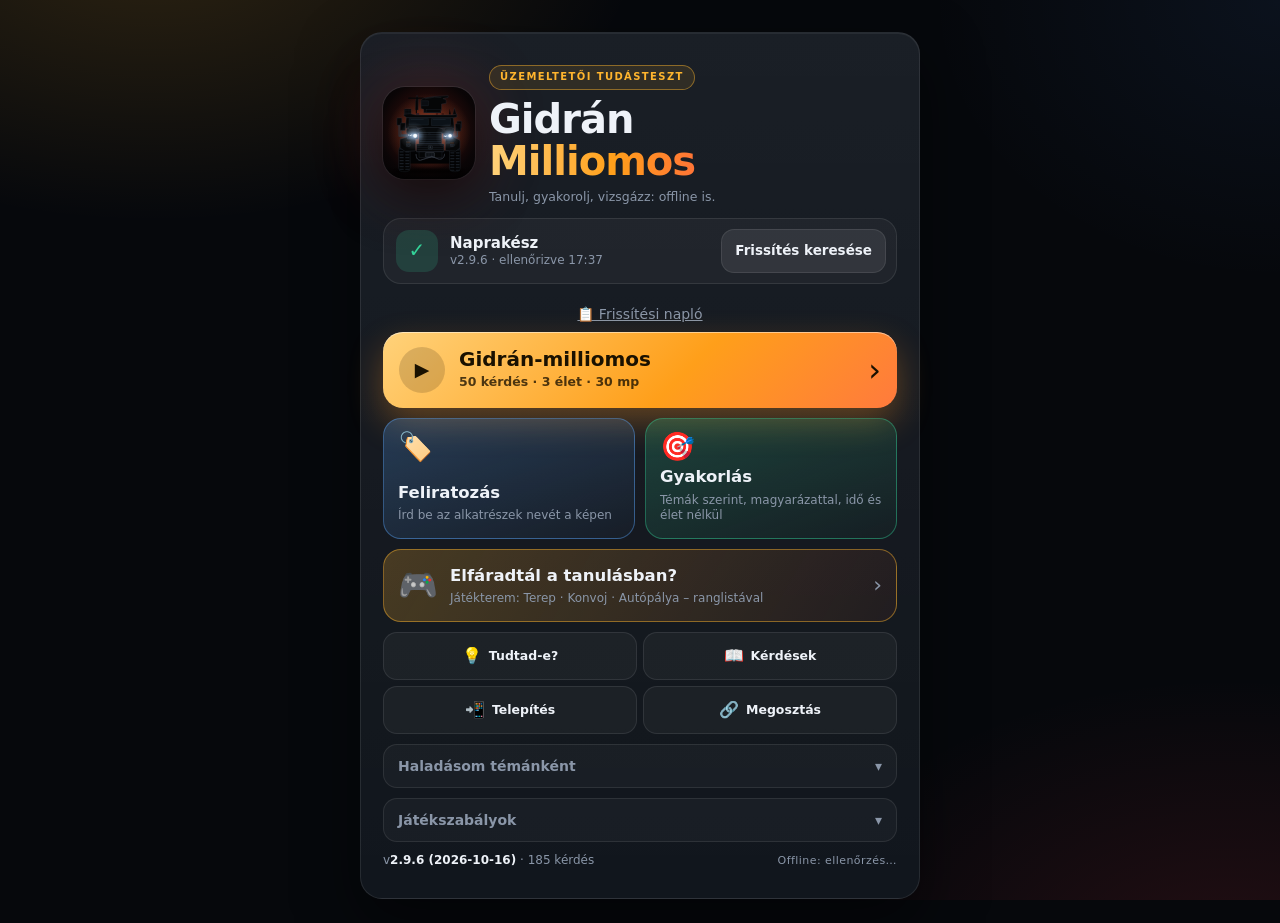
<file: index-4.html>
<!doctype html>
<html lang="hu">
<head>
<meta charset="utf-8">
<meta name="viewport" content="width=device-width, initial-scale=1, viewport-fit=cover">
<meta name="color-scheme" content="dark">
<meta name="mobile-web-app-title" content="Gidrán Kvíz">
<title>Gidrán Milliomos</title>
<style>
:root{
  --bg:#0b1120; --panel:#131b30; --panel2:#1a2440; --ink:#eef1f8; --muted:#97a3c2; --line:#2a3658;
  --gold:#f2c14e; --gold-ink:#1b1403; --ok:#2fbf71; --ok-bg:#0e3a27; --bad:#ec5a5f; --bad-bg:#4a171b;
  --sel-bg:#4a3a0b; --shadow:0 10px 30px rgba(0,0,0,.35);
}
@media (prefers-color-scheme: light){
  :root:not([data-theme="dark"]){
    --bg:#eef1f7; --panel:#ffffff; --panel2:#f3f5fb; --ink:#101828; --muted:#566180; --line:#cfd6e6;
    --gold:#b7860b; --gold-ink:#ffffff; --ok:#13884a; --ok-bg:#d6f3e3; --bad:#c6282e; --bad-bg:#fbdadc;
    --sel-bg:#fbefc7; --shadow:0 10px 24px rgba(16,24,40,.12);
  }
}
:root[data-theme="light"]{
  --bg:#eef1f7; --panel:#ffffff; --panel2:#f3f5fb; --ink:#101828; --muted:#566180; --line:#cfd6e6;
  --gold:#b7860b; --gold-ink:#ffffff; --ok:#13884a; --ok-bg:#d6f3e3; --bad:#c6282e; --bad-bg:#fbdadc;
  --sel-bg:#fbefc7; --shadow:0 10px 24px rgba(16,24,40,.12);
}
*{box-sizing:border-box}
html,body{margin:0}
body{background:var(--bg);color:var(--ink);font-family:var(--fb);line-height:1.45;
  background-image:radial-gradient(900px 500px at 50% -10%, color-mix(in srgb,var(--gold) 14%, transparent), transparent 70%);
  min-height:100vh}
.wrap{max-width:1020px;margin:0 auto;padding:16px}
h1,h2,.num{font-family:var(--fc);letter-spacing:.02em}
button{font:inherit;color:inherit;cursor:pointer}
.hide{display:none!important}

/* Start / vége */
.card{background:var(--panel);border:1px solid var(--line);border-radius:18px;padding:22px;box-shadow:var(--shadow)}
.center{max-width:560px;margin:5vh auto 0;text-align:center}
.badge{display:inline-block;font-size:12px;letter-spacing:.14em;text-transform:uppercase;color:var(--gold);border:1px solid var(--gold);border-radius:99px;padding:4px 12px}
h1{font-size:clamp(40px,9vw,64px);line-height:1;margin:14px 0 6px;font-weight:700}
h1 span{color:var(--gold);white-space:nowrap}
.sub{color:var(--muted);margin:0 0 18px}
.rules{text-align:left;margin:0 auto 18px;padding:0;list-style:none;display:grid;gap:8px;font-size:15px}
.rules li{display:flex;gap:10px}
.rules b{color:var(--gold);min-width:20px}
.btn{border:0;border-radius:12px;padding:14px 22px;font-weight:600;font-size:17px;background:var(--gold);color:var(--gold-ink)}
.btn:hover{filter:brightness(1.07)}
.btn.ghost{background:transparent;color:var(--ink);border:1px solid var(--line)}
.btn.small{padding:10px 14px;font-size:14px}
.stats{margin-top:16px;color:var(--muted);font-size:14px}
.stats strong{color:var(--ink)}

/* Játék */
.game{display:grid;gap:14px}
@media(min-width:900px){.game{grid-template-columns:1fr 250px;align-items:start}}
.top{display:flex;align-items:center;justify-content:space-between;gap:10px;flex-wrap:wrap}
.chip{background:var(--panel);border:1px solid var(--line);border-radius:12px;padding:8px 14px}
.chip small{display:block;color:var(--muted);font-size:11px;letter-spacing:.12em;text-transform:uppercase}
.chip .num{font-size:26px;font-weight:700;line-height:1.05;color:var(--gold)}
.lifelines{display:flex;gap:8px}
.life{min-width:74px;padding:0 10px;height:44px;border-radius:99px;border:1.5px solid var(--gold);background:var(--panel);font-weight:600;font-size:13px;line-height:1.1;color:var(--gold)}
.life[disabled]{opacity:.35;border-color:var(--line);color:var(--muted);text-decoration:line-through;cursor:not-allowed}
.q{background:var(--panel);border:1px solid var(--line);border-radius:18px;padding:20px;box-shadow:var(--shadow)}
.q .tag{font-size:12px;letter-spacing:.12em;text-transform:uppercase;color:var(--muted)}
.q h2{font-size:clamp(24px,5.4vw,32px);line-height:1.2;margin:8px 0 18px;font-weight:600;font-family:var(--fb);letter-spacing:0}
.answers{display:grid;gap:10px}
@media(min-width:700px){.answers{grid-template-columns:1fr}}
.ans{display:flex;align-items:center;gap:12px;text-align:left;width:100%;min-height:58px;padding:12px 16px;
  background:var(--panel2);border:1.5px solid var(--line);border-radius:14px;transition:transform .08s,background .15s,border-color .15s}
.ans:hover:not([disabled]){border-color:var(--gold)}
.ans:active:not([disabled]){transform:scale(.99)}
.ans .l{flex:none;width:34px;height:34px;border-radius:50%;display:grid;place-items:center;font-weight:700;background:var(--gold);color:var(--gold-ink)}
.ans .t{flex:1;font-size:17px}
.ans .p{flex:none;font-weight:600;color:var(--muted);font-variant-numeric:tabular-nums}
.ans.gone{visibility:hidden}
.ans.sel{background:var(--sel-bg);border-color:var(--gold)}
.ans.ok{background:var(--ok-bg);border-color:var(--ok)}
.ans.ok .l{background:var(--ok);color:#fff}
.ans.bad{background:var(--bad-bg);border-color:var(--bad)}
.ans.bad .l{background:var(--bad);color:#fff}
.ans[disabled]{cursor:default}
@keyframes pulse{0%,100%{box-shadow:0 0 0 0 transparent}50%{box-shadow:0 0 0 6px color-mix(in srgb,var(--ok) 45%,transparent)}}
.ans.ok.flash{animation:pulse .5s 3}
@media(prefers-reduced-motion:reduce){.ans.ok.flash{animation:none}}
.note{margin-top:14px;padding:12px 14px;border-radius:12px;background:var(--panel2);border:1px dashed var(--line);font-size:15px}
.verdict{margin-top:14px;font-weight:600;font-size:18px}
.verdict.ok{color:var(--ok)} .verdict.bad{color:var(--bad)}
.actions{display:flex;gap:10px;flex-wrap:wrap;margin-top:14px}

/* Kilépés */
.bar{display:flex;justify-content:flex-end;margin-bottom:10px}
.modal{position:fixed;inset:0;background:rgba(5,8,16,.62);display:grid;place-items:center;padding:16px;z-index:10}
.modal .card{max-width:420px;width:100%;text-align:center}
.modal h2{font-size:28px;margin:0 0 6px}
.modal p{margin:0 0 16px;color:var(--muted)}
.logbtn{display:block;margin:6px auto 0;background:none;border:0;color:var(--muted);font:inherit;font-size:14px;padding:8px 12px;text-decoration:underline;cursor:pointer}.logcard{text-align:left!important}.logcard h2{text-align:center}.logcard .btn{width:100%}.logbody{max-height:60vh;overflow:auto;margin:0 0 14px}.cl{padding:10px 0;border-top:1px solid var(--line)}.cl:first-child{border-top:0}.cl b{font-size:17px;color:var(--gold)}.cl small{color:var(--muted);margin-left:8px}.cl ul{margin:6px 0 0;padding-left:20px;color:var(--text,#e8ecf5)}.cl li{margin:3px 0}
.modal .row2{display:grid;grid-template-columns:1fr 1fr;gap:10px}
.btn.danger{background:var(--bad);color:#fff}

/* Életek, magyarázat */
.hearts{color:var(--bad)!important;letter-spacing:.05em}
.hearts .lost{opacity:.25}
.expl{margin-top:12px;padding:14px;border-radius:12px;background:var(--panel2);border-left:4px solid var(--bad);font-size:16px}
.expl b{display:block;font-size:12px;letter-spacing:.12em;text-transform:uppercase;color:var(--muted);margin-bottom:4px}
.expl .ref{margin-top:8px;font-size:14px;color:var(--muted)}
.ptitle{display:flex;justify-content:space-between;font-weight:600}
.prog{height:10px;border-radius:99px;background:var(--panel2);border:1px solid var(--line);margin:10px 0;overflow:hidden}
.bar2{height:100%;width:0;background:var(--gold);transition:width .3s}
.pstats{list-style:none;margin:0;padding:0;display:grid;grid-template-columns:1fr 1fr;gap:6px;font-size:14px;color:var(--muted)}
.pstats li{display:flex;justify-content:space-between;gap:8px;padding:6px 10px;border-radius:8px;background:var(--panel2)}
.pstats b{color:var(--ink)}
.review .item{padding:10px 0;border-top:1px solid var(--line)}
.review .item:first-child{border-top:0;padding-top:0}
.review .why{margin-top:4px;color:var(--ink)}
.review .rf{margin-top:4px;color:var(--muted);font-size:13px}
/* Létra */
.ladder{background:var(--panel);border:1px solid var(--line);border-radius:18px;padding:12px}
.ladder summary{cursor:pointer;font-weight:600;list-style:none;display:flex;justify-content:space-between}
.ladder summary::-webkit-details-marker{display:none}
.ladder ol{list-style:none;margin:10px 0 0;padding:0;display:flex;flex-direction:column-reverse;gap:3px}
.ladder li{display:flex;justify-content:space-between;padding:5px 10px;border-radius:8px;font-size:14px;color:var(--muted)}
.ladder li .num{font-size:17px}
.ladder li.safe{color:var(--ink);font-weight:600}
.ladder li.done{color:var(--ok)}
.ladder li.now{background:var(--gold);color:var(--gold-ink);font-weight:700}
@media(min-width:900px){.ladder{position:sticky;top:12px}}

/* Eredmény */
.score{font-size:clamp(52px,14vw,88px);font-weight:700;color:var(--gold);line-height:1}
.review{text-align:left;margin:18px 0 0;padding:14px;border-radius:12px;background:var(--panel2);border:1px solid var(--line);font-size:15px}
.review .rq{font-weight:600;margin-bottom:6px}
.review .rg{color:var(--ok)} .review .rb{color:var(--bad)}

/* Sorrendbe állítás */
.ordhint{font-size:14px;color:var(--muted);margin:-6px 0 4px}
.ord{display:grid;grid-template-columns:34px 1fr auto;gap:10px;align-items:center;min-height:58px;padding:8px 8px 8px 12px;background:var(--panel2);border:1.5px solid var(--line);border-radius:14px;position:relative;user-select:none;-webkit-user-select:none}
.ord .n{width:34px;height:34px;border-radius:50%;display:grid;place-items:center;font-weight:700;background:var(--gold);color:var(--gold-ink)}
.ord .t{font-size:17px}
.ord .ctl{display:flex;align-items:center;gap:4px}
.ord .mv{width:38px;height:38px;border-radius:10px;border:1px solid var(--line);background:var(--panel);font-size:14px;line-height:1}
.ord .hd{width:46px;height:46px;border-radius:12px;border:1px solid var(--line);background:var(--panel);display:grid;place-items:center;font-size:22px;color:var(--muted);touch-action:none;cursor:grab}
.ord.drag{z-index:5;border-color:var(--gold);box-shadow:0 10px 26px rgba(0,0,0,.45);background:var(--sel-bg);transition:none}
.ord.ok{background:var(--ok-bg);border-color:var(--ok)} .ord.ok .n{background:var(--ok);color:#fff}
.ord.bad{background:var(--bad-bg);border-color:var(--bad)} .ord.bad .n{background:var(--bad);color:#fff}
.ord.done .ctl{display:none}
.ord.done{grid-template-columns:34px 1fr}
.expl ol{margin:6px 0 0;padding-left:22px}
/* Menü, verzió, megoldókulcs */
.menu{display:grid;gap:8px;margin-top:12px}
.menu .btn{font-size:15px;padding:12px;text-align:center}
.ver{margin-top:16px;font-size:13px;color:var(--muted)}
.ver b{color:var(--ink)}
.upd{margin-top:8px;font-size:14px;min-height:1.4em;color:var(--muted)}
.upd .btn{margin-top:8px;font-size:14px;padding:10px 16px}
.toast{position:fixed;left:50%;bottom:24px;transform:translateX(-50%);background:#000d;color:#fff;padding:10px 16px;border-radius:12px;font-size:14px;z-index:30;pointer-events:none;opacity:0;transition:opacity .25s;max-width:90vw;text-align:center}
.toast.on{opacity:1}
#key{max-width:760px;margin:0 auto}
#key .kh{display:flex;justify-content:space-between;align-items:center;gap:8px;flex-wrap:wrap;margin:6px 0 10px}
#key h2.kt{font-size:30px;margin:0}
#key .kf{display:grid;grid-template-columns:1fr;gap:8px;margin-bottom:8px}
@media(min-width:600px){#key .kf{grid-template-columns:1fr 1fr}}
#key input,#key select{width:100%;padding:11px 12px;border-radius:12px;border:1px solid var(--line);background:var(--panel);color:var(--ink);font:inherit}
#key .kc{color:var(--muted);font-size:13px;margin:0 0 8px}
.kq{background:var(--panel);border:1px solid var(--line);border-radius:14px;padding:14px 16px;margin-bottom:10px}
.kq .kn{font-size:12px;letter-spacing:.1em;text-transform:uppercase;color:var(--muted)}
.kq .kqt{font-weight:600;font-size:17px;margin:4px 0 8px}
.kq .ko{padding:6px 10px;border-radius:8px;margin:3px 0;font-size:15px;background:var(--panel2)}
.kq .ko.c{background:var(--ok-bg);border:1px solid var(--ok)}
.kq .ke{margin-top:8px;font-size:15px}
.kq .kr{margin-top:4px;font-size:13px;color:var(--muted)}

/* Folyadék-feltöltés */
.fillhint{font-size:14px;color:var(--muted);margin:-6px 0 4px}
.fstep{font-size:12px;letter-spacing:.1em;text-transform:uppercase;color:var(--muted);margin:6px 0 6px}
.fchips{display:grid;gap:8px;grid-template-columns:1fr 1fr}
@media(max-width:420px){.fchips{grid-template-columns:1fr}}
.fchip{display:flex;align-items:center;gap:10px;text-align:left;min-height:50px;padding:8px 12px;border-radius:12px;border:1.5px solid var(--line);background:var(--panel2);font-size:15px}
.fchip i{flex:none;width:18px;height:18px;border-radius:50%;border:1px solid rgba(0,0,0,.35)}
.fchip[aria-pressed="true"]{border-color:var(--gold);background:var(--sel-bg)}
.fchip.ok{border-color:var(--ok);background:var(--ok-bg)} .fchip.bad{border-color:var(--bad);background:var(--bad-bg)}
.fchip[disabled]{cursor:default}
.tanks{display:flex;gap:10px;justify-content:center;flex-wrap:wrap;margin:6px 0}
.tank{flex:0 1 160px;text-align:center;border:2px solid transparent;border-radius:16px;padding:6px 4px;cursor:pointer}
.tank.act{border-color:var(--gold)}
.tank svg{width:100%;height:auto;max-height:230px;display:block}
.tank .body{fill:rgba(160,170,190,.12);stroke:#8e948c;stroke-width:3}
.tank.ok .body{stroke:var(--ok)} .tank.bad .body{stroke:var(--bad)}
.tank .rd{font-family:var(--fc);font-size:30px;font-weight:700;color:var(--gold);line-height:1.1}
.tank .nm{font-size:13px;color:var(--muted)}
.tank .st{fill:var(--liq,#d9a521)}
@keyframes wv{from{transform:translateX(0)}to{transform:translateX(-48px)}}
.tank .wave{animation:wv 1.6s linear infinite}
@media(prefers-reduced-motion:reduce){.tank .wave{animation:none}}
.fctl{display:grid;gap:8px;margin-top:8px}
.hold{touch-action:none;user-select:none;-webkit-user-select:none;width:100%;border:0;border-radius:14px;padding:16px;font-size:18px;font-weight:700;background:var(--gold);color:var(--gold-ink)}
.hold:disabled{opacity:.4}
.hold.on{filter:brightness(1.15);transform:scale(.99)}
.frow{display:grid;grid-template-columns:1fr 1fr 1fr;gap:8px}
.frow .hold{padding:12px 4px;font-size:15px;background:var(--panel2);color:var(--ink);border:1px solid var(--line)}
.ftol{font-size:13px;color:var(--muted);text-align:center}


.nrow{display:grid;grid-template-columns:1fr;gap:6px;padding:10px 12px;border:1.5px solid var(--line);border-left-width:5px;border-radius:3px;background:linear-gradient(90deg,#1c2630,#161e26);margin-bottom:10px}
.nrow .nl{font-weight:600;font-size:16px}
.nrow .nw{display:flex;align-items:center;gap:8px}
.nrow input{flex:1;min-width:0;font:inherit;font-size:24px;font-family:var(--fc);font-weight:700;letter-spacing:.06em;padding:10px 12px;border-radius:3px;border:1.5px solid var(--line);background:#0b1015;color:var(--gold);text-align:right;font-variant-numeric:tabular-nums}
.nrow input:focus{outline:none;border-color:var(--gold);box-shadow:0 0 0 3px rgba(242,177,60,.25)}
.nrow .nu{font-weight:700;color:var(--muted);min-width:26px}
.nrow .nfb{font-size:14px;color:var(--muted);min-height:1.2em}
.nrow.ok{border-color:var(--ok);background:linear-gradient(90deg,#14513a,#0f3a28)} .nrow.ok .nfb{color:var(--ok);font-weight:700}
.nrow.bad{border-color:var(--bad);background:linear-gradient(90deg,#5e1e24,#3d1519)} .nrow.bad .nfb{color:#ffb4b7;font-weight:700}
.fchip.miss{border-color:var(--ok);border-style:dashed;background:transparent}
.fchip.miss span::after{content:" (kimaradt)";color:var(--ok);font-size:13px}

/* ===== 2.5.0: időzítő, eszközoptimalizálás ===== */
:root{--fc:"Roboto Condensed","sans-serif-condensed","Arial Narrow","Helvetica Neue",Arial,sans-serif;
  --fb:system-ui,-apple-system,"Segoe UI",Roboto,"Helvetica Neue",Arial,sans-serif}
html{-webkit-text-size-adjust:100%;text-size-adjust:100%}
body{min-height:100vh;min-height:100dvh;-webkit-tap-highlight-color:transparent;overscroll-behavior-y:none}
button,.ans,.fchip,.ord .mv,.hold{touch-action:manipulation;-webkit-user-select:none;user-select:none}
.wrap{padding:max(14px,env(safe-area-inset-top)) max(14px,env(safe-area-inset-right)) max(24px,env(safe-area-inset-bottom)) max(14px,env(safe-area-inset-left))}
.kq{content-visibility:auto;contain-intrinsic-size:auto 180px}
@media(max-width:360px){.wrap{padding-left:10px;padding-right:10px}.card,.q{padding:16px 14px}.chip{padding:6px 10px}.chip .num{font-size:22px}.ans .t{font-size:16px}}
@media(min-width:700px){.wrap{max-width:1040px}.q h2{font-size:34px}.ans{min-height:64px}.ans .t{font-size:19px}}
@media(min-width:1200px){html{font-size:18px}.wrap{max-width:1180px}}
@media(max-height:520px) and (orientation:landscape){.center{margin-top:8px}.emb{width:90px}}
.offbadge{display:inline-block;margin-top:10px;font-size:13px;color:var(--ok);font-family:var(--fc);letter-spacing:.08em;text-transform:uppercase}
.offbadge.no{color:var(--muted)}
.pstats li{white-space:nowrap}

/* ===== 2.6.0: modern stílus, gyűrűs időzítő ===== */
:root:not(#a):not(#b){
  --bg:#06080c; --panel:#0e131a; --panel2:#141b25; --ink:#eef2f8; --muted:#8a96a8; --line:rgba(255,255,255,.09);
  --gold:#ffb52e; --gold-ink:#1a1100; --ok:#34d399; --ok-bg:rgba(52,211,153,.14); --bad:#ff5d6c; --bad-bg:rgba(255,93,108,.14);
  --sel-bg:rgba(255,181,46,.14); --shadow:0 24px 60px rgba(0,0,0,.5);
}
body{background-color:var(--bg);
  background-image:radial-gradient(700px 420px at 12% -8%,rgba(255,181,46,.16),transparent 70%),radial-gradient(640px 420px at 96% 108%,rgba(255,60,70,.12),transparent 70%),radial-gradient(500px 400px at 100% 0%,rgba(80,150,255,.07),transparent 70%);
  background-attachment:fixed;background-size:auto}
h1,h2,.num{letter-spacing:-.01em}
.card,.q,.ladder,.kq,.modal .card{background:linear-gradient(180deg,rgba(255,255,255,.05),rgba(255,255,255,.012)) ,var(--panel);
  border:1px solid var(--line);border-radius:22px;box-shadow:var(--shadow),inset 0 1px 0 rgba(255,255,255,.06)}
.card.center,#end{padding:28px 22px}
.card.center::before,#end::before{display:none}
.emb{display:block;margin:0 auto 14px;width:min(168px,44vw);height:auto;border-radius:30px;box-shadow:0 18px 50px rgba(0,0,0,.65),0 0 0 1px rgba(255,255,255,.08),0 0 70px rgba(255,60,50,.28);animation:breathe 3.6s ease-in-out infinite}
@keyframes breathe{0%,100%{box-shadow:0 18px 50px rgba(0,0,0,.65),0 0 0 1px rgba(255,255,255,.08),0 0 40px rgba(255,60,50,.18)}50%{box-shadow:0 18px 50px rgba(0,0,0,.65),0 0 0 1px rgba(255,255,255,.08),0 0 90px rgba(255,70,50,.42)}}
.badge{border:1px solid rgba(255,181,46,.45);background:rgba(255,181,46,.1);border-radius:99px;padding:5px 14px;font-family:var(--fb);font-weight:700;letter-spacing:.14em;font-size:11px}
h1{font-family:var(--fb);font-weight:800;text-transform:none;letter-spacing:-.025em;text-shadow:none;font-size:clamp(34px,9vw,58px);line-height:1.02}
h1 span{background:linear-gradient(90deg,#ffd27a,#ff9f1a 55%,#ff6a3d);-webkit-background-clip:text;background-clip:text;color:transparent;text-shadow:none}
.btn{border-radius:16px;font-family:var(--fb);text-transform:none;letter-spacing:.005em;font-weight:700;font-size:17px;clip-path:none;
  background:linear-gradient(180deg,#ffc95a,#ff9f1a);color:var(--gold-ink);box-shadow:0 10px 28px rgba(255,160,30,.28),inset 0 1px 0 rgba(255,255,255,.45);transition:transform .12s,box-shadow .2s}
.btn:hover{filter:none;transform:translateY(-1px)}.btn:active{transform:scale(.98)}
.btn.ghost{background:rgba(255,255,255,.05);color:var(--ink);box-shadow:inset 0 0 0 1px var(--line)}
.btn.danger{background:linear-gradient(180deg,#ff7a85,#e0394a);color:#fff;box-shadow:0 10px 28px rgba(255,80,90,.28)}
.btn.small{font-size:14px;padding:10px 14px}
.chip{border:1px solid var(--line);border-left:1px solid var(--line);border-radius:16px;background:rgba(255,255,255,.04);padding:8px 14px}
.chip small{font-family:var(--fb);font-weight:600;letter-spacing:.1em;font-size:10.5px}
.chip .num{font-family:var(--fc);font-weight:800}
.life{border-radius:99px;border:1px solid rgba(255,181,46,.5);background:rgba(255,181,46,.07);font-family:var(--fb);text-transform:none;letter-spacing:0;font-size:13px;font-weight:600;color:var(--gold)}
.life[disabled]{border-color:var(--line);background:transparent;color:var(--muted)}
.q .tag{font-family:var(--fb);font-weight:700;font-size:11px;letter-spacing:.14em;border:0;padding:5px 12px;border-radius:99px;background:rgba(255,181,46,.12);color:var(--gold)}
.q h2{border:0;padding:0;font-weight:700;letter-spacing:-.012em;margin:14px 0 20px}
.ans,.fchip,.ord,.nrow{border:1px solid var(--line);border-left-width:1px;border-radius:16px;background:rgba(255,255,255,.035);transition:transform .12s,background .15s,border-color .15s,box-shadow .2s}
.ans:hover:not([disabled]),.fchip:hover:not([disabled]){border-color:rgba(255,181,46,.7);background:rgba(255,181,46,.07);transform:translateY(-1px)}
.ans.sel,.fchip[aria-pressed="true"]{background:var(--sel-bg);border-color:var(--gold);box-shadow:0 0 0 3px rgba(255,181,46,.15)}
.ans.ok,.fchip.ok,.ord.ok,.nrow.ok{background:var(--ok-bg);border-color:var(--ok);box-shadow:0 0 0 3px rgba(52,211,153,.14)}
.ans.bad,.fchip.bad,.ord.bad,.nrow.bad{background:var(--bad-bg);border-color:var(--bad);box-shadow:0 0 0 3px rgba(255,93,108,.14)}
.ans .l,.ord .n{clip-path:none;border-radius:50%;width:36px;height:36px;font-family:var(--fb);font-weight:800;font-size:16px;background:linear-gradient(180deg,#ffc95a,#ff9f1a)}
.ord.ok .n{background:var(--ok)}.ord.bad .n{background:var(--bad)}.ans.ok .l{background:var(--ok);color:#06150e}.ans.bad .l{background:var(--bad);color:#fff}
.note,.expl{border-radius:16px;border:1px solid var(--line);border-left:3px solid var(--bad);background:rgba(255,255,255,.04)}
.prog{border-radius:99px;height:10px;background:rgba(255,255,255,.07);border:0;background-image:none}
.bar2{border-radius:99px;background:linear-gradient(90deg,#ffc95a,#ff7a3d);background-image:linear-gradient(90deg,#ffc95a,#ff7a3d);box-shadow:0 0 14px rgba(255,150,40,.5)}
.pstats li,.ladder li{border-radius:12px;background:rgba(255,255,255,.04)}
.ladder summary,.ptitle{font-family:var(--fb);text-transform:none;letter-spacing:0;font-size:15px;font-weight:700}
.tank .body{stroke:#7d8a99}
.hold{border-radius:16px;font-family:var(--fb);text-transform:none;letter-spacing:0;font-size:18px;background:linear-gradient(180deg,#ffc95a,#ff9f1a);box-shadow:0 10px 28px rgba(255,160,30,.28)}
.frow .hold{background:rgba(255,255,255,.05);box-shadow:none;font-size:15px}
.nrow input{border-radius:12px;background:rgba(0,0,0,.35)}
.fchip.miss{border-style:dashed;border-color:var(--ok);background:transparent}
#key h2.kt{text-transform:none;border:0;padding:0;font-family:var(--fb);font-weight:800}
.kq .kn{font-family:var(--fb);font-weight:700;letter-spacing:.1em;font-size:11px}
.kq .ko{border-radius:10px}
.score{text-shadow:0 0 40px rgba(255,170,40,.45)}
.toast{border-radius:14px;background:rgba(20,26,36,.95);border:1px solid var(--line)}
/* időzítő */
.timer{display:flex;align-items:center;gap:14px;margin-top:12px;padding:10px 14px 10px 10px;border-radius:22px;border:1px solid var(--line);background:linear-gradient(180deg,rgba(255,255,255,.05),rgba(255,255,255,.015)),var(--panel);position:relative;overflow:hidden}
.ringw{position:relative;width:84px;height:84px;flex:none}
.ring{width:100%;height:100%;transform:rotate(-90deg);overflow:visible}
.ring circle{fill:none;stroke-width:9}
.ring .rbg{stroke:rgba(255,255,255,.08)}
.ring .rtk{stroke:rgba(0,0,0,.55);stroke-width:11;stroke-dasharray:.55 2.78;stroke-dashoffset:0}
.ring .rfg{stroke:var(--ok);stroke-linecap:round;stroke-dasharray:100;stroke-dashoffset:0;filter:drop-shadow(0 0 5px var(--ok));transition:stroke .3s}
.timer.warn .rfg{stroke:var(--gold);filter:drop-shadow(0 0 6px var(--gold))}
.timer.hot .rfg{stroke:var(--bad);filter:drop-shadow(0 0 9px var(--bad))}
.sweep{position:absolute;inset:6px;border-radius:50%;background:conic-gradient(from 0deg,transparent 0 80%,rgba(255,255,255,.22) 100%);animation:sweep 2s linear infinite;mask:radial-gradient(circle,transparent 58%,#000 60%,#000 84%,transparent 86%);-webkit-mask:radial-gradient(circle,transparent 58%,#000 60%,#000 84%,transparent 86%);pointer-events:none}
.timer.hot .sweep{animation-duration:.7s}
@keyframes sweep{to{transform:rotate(360deg)}}
.tnum{position:absolute;inset:0;display:grid;place-items:center;font-family:var(--fc);font-size:34px;font-weight:800;line-height:1;color:var(--ok);font-variant-numeric:tabular-nums;min-width:0;text-shadow:0 0 18px currentColor}
.timer.warn .tnum{color:var(--gold)}.timer.hot .tnum{color:var(--bad)}
.tnum.pop{animation:pop .45s cubic-bezier(.2,1.6,.4,1)}
@keyframes pop{0%{transform:scale(1.5);opacity:.4}100%{transform:scale(1);opacity:1}}
.tinfo{flex:1;min-width:0}
.tinfo b{display:block;font-size:11px;letter-spacing:.14em;text-transform:uppercase;color:var(--muted);font-weight:700}
.tinfo span{display:block;font-size:15px;font-weight:600;margin-top:2px}
.timer.warn .tinfo span{color:var(--gold)}.timer.hot .tinfo span{color:var(--bad)}
.timer.hot::after{content:"";position:absolute;inset:0;border-radius:inherit;box-shadow:inset 0 0 28px rgba(255,93,108,.5);animation:flash .5s ease-in-out infinite alternate;pointer-events:none}
.timer.hot.crit::after{animation-duration:.25s}
@keyframes flash{from{opacity:.25}to{opacity:1}}
.timer.hot .ringw{animation:ringbeat .5s ease-in-out infinite}
.timer.crit .ringw{animation-duration:.26s}
@keyframes ringbeat{0%,100%{transform:scale(1)}40%{transform:scale(1.09)}}
.timer.off .sweep{display:none}.timer.off .rfg{opacity:.5}.timer.off::after{display:none}.timer.off .ringw{animation:none}
.mute{flex:none;width:42px;height:42px;border-radius:14px;border:1px solid var(--line);background:rgba(255,255,255,.05);font-size:17px;line-height:1;padding:0}
#alarm{position:fixed;inset:0;pointer-events:none;z-index:20;opacity:0;background:radial-gradient(ellipse at center,transparent 52%,rgba(255,30,50,.55) 100%)}
#alarm.on{animation:vig .9s ease-in-out infinite alternate}
#alarm.crit{animation:vig .4s ease-in-out infinite alternate}
@keyframes vig{from{opacity:.12}to{opacity:.85}}
#alarm.up{animation:upflash .8s ease-out 1;background:rgba(255,40,60,.5)}
@keyframes upflash{from{opacity:.9}to{opacity:0}}
.q.hotq{animation:none;box-shadow:var(--shadow),0 0 0 1px rgba(255,93,108,.5),0 0 34px rgba(255,93,108,.25)}
.q.shake{animation:shk .2s linear infinite;box-shadow:var(--shadow),0 0 0 1px rgba(255,93,108,.7),0 0 44px rgba(255,93,108,.4)}
@media(prefers-reduced-motion:reduce){.sweep,.timer.hot .ringw,.timer.hot::after,#alarm.on,#alarm.crit,.emb,.q.shake{animation:none!important}#alarm.on,#alarm.crit{opacity:.3}}
@media(max-width:360px){.ringw{width:70px;height:70px}.tnum{font-size:28px}}

.nrow{min-width:0}.nrow input{width:100%;min-width:0}.game>div,.game>aside{min-width:0}
.home{padding:20px 18px 16px;margin-top:3vh}
.hhead{display:flex;align-items:center;gap:14px;text-align:left;margin-bottom:10px}
.hhead .emb{width:92px;height:92px;flex:none;margin:0;border-radius:22px}
.htxt{min-width:0}.htxt .badge{margin:0;font-size:10px;padding:4px 10px}
.htxt h1{font-size:clamp(22px,6.3vw,38px);overflow-wrap:normal;margin:8px 0 0;line-height:1.05}
.home .sub{margin:0 0 14px;font-size:14px;text-align:left}
.startbtn{width:100%;padding:16px;font-size:19px}
.menu.menu{display:grid;grid-template-columns:repeat(3,1fr);gap:8px;margin-top:10px}
.mi{position:relative;display:flex;flex-direction:column;align-items:center;gap:2px;padding:10px 4px;font-size:12.5px;font-weight:600;border-radius:14px}
.mi i{font-style:normal;font-size:20px;line-height:1.1}
.dot{position:absolute;top:7px;right:calc(50% - 26px);width:11px;height:11px;border-radius:50%;background:var(--bad);box-shadow:0 0 0 3px rgba(255,93,108,.3);animation:dotp 1.2s ease-in-out infinite}
@keyframes dotp{50%{box-shadow:0 0 0 7px rgba(255,93,108,0)}}
.rulebox{margin-top:10px;border:1px solid var(--line);border-radius:14px;background:rgba(255,255,255,.03);text-align:left}
.rulebox summary{cursor:pointer;list-style:none;padding:11px 14px;font-weight:600;font-size:14px;color:var(--muted);display:flex;justify-content:space-between}
.rulebox summary::-webkit-details-marker{display:none}
.rulebox summary::after{content:"▾";transition:transform .2s}.rulebox[open] summary::after{transform:rotate(180deg)}
.rulebox .rules{margin:0;padding:0 14px 12px;font-size:13.5px;gap:8px}
.home .upd{margin-top:8px;font-size:13px;min-height:0}.home .upd:empty{display:none}
.home .stats{margin-top:8px;font-size:12.5px}.home .stats:empty{display:none}
.foot{display:flex;justify-content:space-between;align-items:center;gap:8px;margin-top:10px;font-size:12px;color:var(--muted)}
.foot .ver{margin:0;font-size:12px}.foot .offbadge{margin:0;font-size:11px;letter-spacing:.04em;text-transform:none;font-family:var(--fb)}
.updbanner{display:flex;align-items:center;gap:10px;margin:-4px 0 12px;padding:10px 10px 10px 12px;border-radius:16px;text-align:left;
  background:linear-gradient(90deg,rgba(255,181,46,.2),rgba(255,106,61,.16));border:1px solid rgba(255,181,46,.55);animation:ubin .5s cubic-bezier(.2,1.4,.4,1)}
.ub-ico{font-size:22px;animation:ring 1.6s ease-in-out infinite;transform-origin:50% 0}
@keyframes ring{0%,60%,100%{transform:rotate(0)}10%{transform:rotate(16deg)}20%{transform:rotate(-14deg)}30%{transform:rotate(10deg)}40%{transform:rotate(-8deg)}}
@keyframes ubin{from{transform:translateY(-10px);opacity:0}}
.ub-txt{flex:1;min-width:0;line-height:1.25}.ub-txt b{display:block;font-size:14px}.ub-txt small{color:var(--muted);font-size:12px}
.updbanner .btn{padding:9px 14px;font-size:14px;flex:none}
@media(max-width:340px){.hhead .emb{width:72px;height:72px}}
.timer.free .rfg{stroke:#5b6678;filter:none;opacity:.55}.timer.free .tnum{color:var(--muted);font-size:40px;text-shadow:none}.timer.free .tinfo span{color:var(--muted);font-size:14px}

/* ===== 2.7.0: újratervezett főmenü, csempék, feliratozás, gyakorló mód ===== */
button{-webkit-tap-highlight-color:transparent;touch-action:manipulation}
.home{padding:16px 14px 14px;margin-top:2vh}
.hhead{margin-bottom:12px}
.htxt h1{font-size:clamp(26px,7.6vw,40px);margin:8px 0 0}
.htxt h1 span{display:block}
.tag2{margin:6px 0 0;font-size:12.5px;color:var(--muted)}
.home .sub{display:none}

.updcard{display:flex;align-items:center;gap:12px;margin:0 0 12px;padding:10px 10px 10px 12px;border-radius:18px;text-align:left;border:1px solid var(--line);background:rgba(255,255,255,.04);transition:border-color .3s,background .3s}
.uc-ico{flex:none;width:42px;height:42px;border-radius:13px;display:grid;place-items:center;font-size:20px;font-weight:800;background:rgba(52,211,153,.16);color:var(--ok);transform-origin:50% 12%}
.uc-txt{flex:1;min-width:0;line-height:1.25}
.uc-txt b{display:block;font-size:15px}
.uc-txt small{display:block;color:var(--muted);font-size:12px;}
.uc-btn{flex:none;min-height:44px;border:0;border-radius:13px;padding:0 14px;font:700 13.5px/1.1 var(--fb);color:var(--ink);background:rgba(255,255,255,.08);box-shadow:inset 0 0 0 1px var(--line);cursor:pointer;max-width:42%}
.uc-btn:active{transform:scale(.97)}
.updcard[data-state="new"]{border-color:rgba(255,181,46,.65);background:linear-gradient(90deg,rgba(255,181,46,.22),rgba(255,106,61,.15))}
.updcard[data-state="new"] .uc-ico{background:rgba(255,181,46,.26);color:var(--gold);animation:ring 1.6s ease-in-out infinite}
.updcard[data-state="new"] .uc-btn{background:linear-gradient(180deg,#ffc95a,#ff9f1a);color:var(--gold-ink);box-shadow:0 8px 22px rgba(255,160,30,.4);animation:nudge 1.8s ease-in-out infinite}
@keyframes nudge{0%,100%{transform:scale(1)}50%{transform:scale(1.05)}}
.updcard[data-state="busy"] .uc-ico{background:rgba(90,169,255,.18);color:#7cc4ff;animation:spin 1s linear infinite}
.updcard[data-state="busy"] .uc-btn{opacity:.6;pointer-events:none}
.updcard[data-state="off"] .uc-ico{background:rgba(255,255,255,.08);color:var(--muted)}
@keyframes spin{to{transform:rotate(360deg)}}
.home .upd{margin:-4px 0 10px;font-size:13px;text-align:left}

.hero{display:flex;align-items:center;gap:14px;width:100%;padding:15px 16px;border:0;border-radius:20px;cursor:pointer;text-align:left;color:var(--gold-ink);font-family:var(--fb);
  background:linear-gradient(135deg,#ffd27a,#ff9f1a 58%,#ff7a3d);box-shadow:0 14px 34px rgba(255,150,30,.32),inset 0 1px 0 rgba(255,255,255,.5);position:relative;overflow:hidden;transition:transform .12s}
.hero:active{transform:scale(.985)}
.hero::after{content:"";position:absolute;inset:0;background:linear-gradient(100deg,transparent 35%,rgba(255,255,255,.38) 50%,transparent 65%);transform:translateX(-130%);animation:sheen 4.5s ease-in-out infinite}
@keyframes sheen{0%,55%{transform:translateX(-130%)}100%{transform:translateX(130%)}}
.hero i{flex:none;width:46px;height:46px;border-radius:50%;display:grid;place-items:center;font-style:normal;font-size:19px;background:rgba(26,17,0,.16)}
.hero span{min-width:0}
.hero b{display:block;font-size:20px;font-weight:800;line-height:1.15}
.hero small{display:block;font-size:12.5px;font-weight:600;opacity:.78;margin-top:2px}
.hero em{margin-left:auto;font-style:normal;font-size:32px;font-weight:300;line-height:1}

.tiles{display:grid;grid-template-columns:1fr 1fr;gap:10px;margin-top:10px}
.tile{text-align:left;padding:14px;border-radius:18px;border:1px solid var(--line);color:var(--ink);font-family:var(--fb);cursor:pointer;min-height:118px;display:flex;flex-direction:column;gap:4px;position:relative;overflow:hidden;transition:transform .12s,border-color .2s}
.tile:active{transform:scale(.98)}
.tile i{font-style:normal;font-size:28px;line-height:1}
.tile b{font-size:16.5px;font-weight:800;margin-top:auto}
.tile small{font-size:12px;color:var(--muted);line-height:1.3}
.t-lab{border-color:rgba(90,169,255,.4);background:linear-gradient(160deg,rgba(90,169,255,.24),rgba(90,169,255,.03))}
.t-pr{border-color:rgba(52,211,153,.4);background:linear-gradient(160deg,rgba(52,211,153,.22),rgba(52,211,153,.03))}
.t-game{grid-column:1/-1;min-height:0;flex-direction:row;align-items:center;gap:12px;border-color:rgba(255,181,46,.45);background:linear-gradient(120deg,rgba(255,181,46,.22),rgba(255,95,60,.06))}
.t-game i{font-size:32px}.t-game span{display:flex;flex-direction:column;gap:3px;flex:1;min-width:0}.t-game b{margin-top:0}.t-game em{font-style:normal;font-size:22px;color:var(--muted)}
.minis{display:grid;grid-template-columns:1fr 1fr;gap:6px;margin-top:10px}
.mini{flex:1;min-width:0;display:flex;align-items:center;justify-content:center;gap:7px;padding:0 6px;min-height:48px;border-radius:14px;border:1px solid var(--line);background:rgba(255,255,255,.04);color:var(--ink);font:600 12.5px var(--fb);cursor:pointer}
.mini i{font-style:normal;font-size:16px}
.mini:active{transform:scale(.97)}
.rulebox{margin-top:10px}
.tbars{padding:0 14px 12px;display:grid;gap:9px}
.tb{display:grid;grid-template-columns:1fr auto;gap:3px 10px;font-size:13px}
.tbn{font-weight:600;min-width:0;overflow:hidden;text-overflow:ellipsis;white-space:nowrap}
.tbv{color:var(--muted);font-variant-numeric:tabular-nums}
.tbt{grid-column:1/-1;display:block;height:7px;border-radius:99px;background:rgba(255,255,255,.07);overflow:hidden}
.tbf{display:block;height:100%;border-radius:99px;transition:width .6s}
.tb-empty{margin:0;color:var(--muted);font-size:13px}

/* gyakorló mód felülete */
#game[data-mode="practice"] .c-score,#game[data-mode="practice"] .c-life,#game[data-mode="practice"] .lifelines,#game[data-mode="practice"] .timer{display:none!important}
#game[data-mode="game"] .c-ok{display:none}
.q.enter{animation:qin .32s ease-out}
@keyframes qin{from{opacity:0;transform:translateY(12px)}}
.modal .card.sheet{max-width:460px;width:calc(100% - 28px);max-height:86vh;overflow:auto;text-align:left}
.sheet h2{margin:0 0 4px}
.sheetsub{color:var(--muted);font-size:13.5px;margin:0 0 12px}
.prlist{display:grid;gap:8px;margin-bottom:12px}
.pri{display:flex;align-items:center;gap:10px;padding:13px 14px;border-radius:14px;border:1px solid var(--line);background:rgba(255,255,255,.04);color:var(--ink);font:600 15px var(--fb);cursor:pointer;text-align:left;min-height:48px}
.pri span:first-child{font-size:18px}
.pri small{margin-left:auto;color:var(--muted);font-weight:600;font-size:12.5px;white-space:nowrap}
.pri:active{transform:scale(.98)}

/* feliratozós képfeladat */
.lfig{position:sticky;top:6px;z-index:6;margin:2px 0 12px;border-radius:16px;overflow:hidden;background:#fff;box-shadow:0 10px 30px rgba(0,0,0,.45),0 0 0 1px rgba(255,255,255,.14);max-width:760px;width:100%;justify-self:center}
.lfig img{display:block;width:100%;height:auto;-webkit-user-select:none;user-select:none;pointer-events:none}
.lfig::after{content:"";position:absolute;inset:0;pointer-events:none;background:linear-gradient(100deg,transparent 38%,rgba(255,181,46,.38) 50%,transparent 62%);transform:translateX(-120%);animation:scan 1.4s .15s ease-out 1 forwards}
@keyframes scan{to{transform:translateX(120%)}}
.lbd{--bs:clamp(22px,5.8vw,34px);position:absolute;width:var(--bs);height:var(--bs);margin:calc(var(--bs)/-2) 0 0 calc(var(--bs)/-2);border-radius:50%;border:2px solid #fff;
  background:linear-gradient(180deg,#ffc95a,#ff9f1a);color:#1a1100;font:800 calc(var(--bs)*.5)/1 var(--fb);display:grid;place-items:center;padding:0;cursor:pointer;
  box-shadow:0 3px 10px rgba(0,0,0,.5);animation:bdIn .5s cubic-bezier(.2,1.6,.4,1) both;transition:transform .2s,background .25s}
@keyframes bdIn{from{transform:scale(0);opacity:0}}
.lbd::before{content:"";position:absolute;inset:-4px;border-radius:50%;border:2px solid rgba(90,169,255,.9);opacity:0;pointer-events:none}
.lbd.filled{background:linear-gradient(180deg,#9be7c4,#34d399)}
.lbd.on{transform:scale(1.3);z-index:2;background:linear-gradient(180deg,#8ccfff,#3b8fe8);color:#fff}
.lbd.on::before{animation:ping 1.1s ease-out infinite}
@keyframes ping{0%{transform:scale(.8);opacity:.9}100%{transform:scale(1.9);opacity:0}}
.lbd.ok{background:var(--ok);color:#06150e;transform:scale(1.12)}
.lbd.bad{background:var(--bad);color:#fff;transform:scale(1.12)}
.lgrid{display:grid;gap:8px;grid-template-columns:minmax(0,1fr)}
@media(min-width:720px){.lgrid{grid-template-columns:minmax(0,1fr) minmax(0,1fr)}}
.lrow{display:grid;grid-template-columns:32px minmax(0,1fr) auto;align-items:center;gap:4px 10px;padding:8px 10px;border-radius:14px;border:1px solid var(--line);background:rgba(255,255,255,.035);transition:border-color .15s,box-shadow .15s,background .15s}
.lrow.on,.lrow:focus-within{border-color:#5aa9ff;box-shadow:0 0 0 3px rgba(90,169,255,.18);background:rgba(90,169,255,.07)}
.ln{width:30px;height:30px;border-radius:50%;display:grid;place-items:center;font:800 14px var(--fb);background:linear-gradient(180deg,#ffc95a,#ff9f1a);color:#1a1100}
.lrow input{min-width:0;width:100%;font:600 17px var(--fb);padding:11px 12px;border-radius:10px;border:1px solid var(--line);background:rgba(0,0,0,.35);color:var(--ink)}
.lrow input:focus{outline:none;border-color:#5aa9ff}
.lrow input::placeholder{color:#6d7a8f;font-weight:500}
.lhint{border:0;background:rgba(255,255,255,.07);color:var(--gold);width:40px;height:40px;border-radius:11px;font-size:16px;cursor:pointer}
.lfb{grid-column:2/-1;font-size:13px;color:var(--muted);display:none;font-weight:600}
.lrow.ok{border-color:var(--ok);background:var(--ok-bg);box-shadow:none}
.lrow.bad{border-color:var(--bad);background:var(--bad-bg);box-shadow:none}
.lrow.ok .ln{background:var(--ok);color:#06150e}.lrow.bad .ln{background:var(--bad);color:#fff}
.lrow.ok .lfb,.lrow.bad .lfb{display:block}
.lrow.ok .lfb{color:var(--ok)}.lrow.bad .lfb{color:#ffb4b7}
.kimg{display:block;width:100%;max-width:520px;height:auto;border-radius:12px;margin:8px 0;background:#fff}
@media(prefers-reduced-motion:reduce){.hero::after,.lfig::after,.lbd,.lbd.on::before,.uc-ico,.uc-btn{animation:none!important}}
</style>
<link rel="manifest" href="manifest.json"><meta name="theme-color" content="#050304"><link rel="icon" type="image/png" href="icon-192.png"><link rel="apple-touch-icon" href="icon-180.png"><meta name="mobile-web-app-capable" content="yes"><meta name="apple-mobile-web-app-capable" content="yes"><meta name="apple-mobile-web-app-status-bar-style" content="black-translucent">
<script>if("serviceWorker" in navigator&&location.protocol!=="file:")window.addEventListener("load",function(){navigator.serviceWorker.register("sw.js").catch(function(){})})</script>
</head>
<body>
<div id="alarm" aria-hidden="true"></div>
<div class="wrap">

<section id="start" class="card center home">
  <div class="hhead">
    <img class="emb" alt="Gidrán" src="[data-uri]">
    <div class="htxt">
      <span class="badge">Üzemeltetői tudásteszt</span>
      <h1>Gidrán <span>Milliomos</span></h1>
      <p class="tag2">Tanulj, gyakorolj, vizsgázz: offline is.</p>
    </div>
  </div>

  <div class="updcard" id="updCard" data-state="idle" role="status" aria-live="polite">
    <div class="uc-ico" id="ucIco" aria-hidden="true">✓</div>
    <div class="uc-txt"><b id="ucTitle">Naprakész</b><small id="ucSub">Ellenőrzés…</small></div>
    <button class="uc-btn" id="updBtn" type="button"><span id="updBtnTxt">Frissítés keresése</span></button>
  </div>
  <div class="upd" id="updMsg" role="status" aria-live="polite"></div>
  <button class="logbtn" id="logBtn" type="button">📋 Frissítési napló</button>

  <button class="hero" id="startBtn" type="button">
    <i aria-hidden="true">▶</i>
    <span><b>Gidrán-milliomos</b><small>50 kérdés · 3 élet · 30 mp</small></span>
    <em aria-hidden="true">›</em>
  </button>

  <div class="tiles">
    <button class="tile t-lab" id="labBtn" type="button"><i aria-hidden="true">🏷️</i><b>Feliratozás</b><small>Írd be az alkatrészek nevét a képen</small></button>
    <button class="tile t-pr" id="prBtn" type="button"><i aria-hidden="true">🎯</i><b>Gyakorlás</b><small>Témák szerint, magyarázattal, idő és élet nélkül</small></button>
    <button class="tile t-game" id="gameBtn" type="button"><i aria-hidden="true">🎮</i><span><b>Elfáradtál a tanulásban?</b><small>Játékterem: Terep · Konvoj · Autópálya – ranglistával</small></span><em aria-hidden="true">›</em></button>
  </div>
  <div class="minis">
    <button class="mini" id="tipBtn" type="button"><i aria-hidden="true">💡</i><span>Tudtad-e?</span></button>
    <button class="mini" id="keyBtn" type="button"><i aria-hidden="true">📖</i><span>Kérdések</span></button>
    <button class="mini" id="instBtn" type="button"><i aria-hidden="true">📲</i><span>Telepítés</span></button>
    <button class="mini" id="shareBtn" type="button"><i aria-hidden="true">🔗</i><span>Megosztás</span></button>
  </div>

  <details class="rulebox" id="progBox">
    <summary>Haladásom témánként</summary>
    <div id="topicBars" class="tbars"></div>
  </details>
  <details class="rulebox">
    <summary>Játékszabályok</summary>
    <ul class="rules">
      <li><b>⏱</b><span>Minden kérdésre 30 másodperced van, ha lejár, az hibának számít. A feliratozós képfeladatoknál és a méreteket, tömegeket beíró feladatoknál nincs időkorlát.</span></li>
      <li><b>♥</b><span>Három életed van. Minden tévedés egyet elvesz, a harmadiknál vége a játéknak. A pontjaid megmaradnak.</span></li>
      <li><b>★</b><span>A pont a kérdés nehézségétől függ (1000 / 2000 / 3000). Hibánál magyarázatot és kézikönyvi hivatkozást kapsz.</span></li>
      <li><b>✎</b><span>Vannak kézzel beírós (méretek, tömeg) és feliratozós képfeladatok is. A feliratozásnál legfeljebb 1 hiba még elfogadott. Ezeknél a segítségek nem használhatók.</span></li>
      <li><b>⚑</b><span>Segítség: Felezés, Közönség, Telefon. Bármikor megállhatsz, és viheted a pontjaidat.</span></li>
      <li><b>🎯</b><span>A Gyakorlás és a Feliratozás gyakorló módban nincs idő, nincs élet, és minden válasz után magyarázatot kapsz.</span></li>
    </ul>
  </details>
  <div class="stats" id="bestStats"></div>
  <div class="foot"><span class="ver">v<b id="verTxt"></b> · <span id="qCount"></span> kérdés</span><span class="offbadge no" id="offBadge">Offline: ellenőrzés…</span></div>
</section>

<section id="game" class="game hide" data-mode="game">
  <div>
    <div class="bar"><button class="btn ghost small" id="exitBtn" type="button">✕ Kilépés</button></div>
    <div class="top">
      <div style="display:flex;gap:8px">
        <div class="chip"><small>Kérdés</small><span class="num" id="lvl">1 / 50</span></div>
        <div class="chip c-score"><small>Pont</small><span class="num" id="score">0</span></div>
        <div class="chip c-ok"><small>Helyes</small><span class="num" id="okc">0</span></div>
        <div class="chip c-life"><small>Élet</small><span class="num hearts" id="hearts">♥♥♥</span></div>
      </div>
      <div class="lifelines">
        <button class="life" id="l50" title="Felezés: kiesik egy rossz válasz">50:50</button>
        <button class="life" id="lAud" title="Közönség szavazata">Közönség</button>
        <button class="life" id="lTel" title="Telefonos segítség">Telefon</button>
      </div>
    </div>
    <div class="timer off" id="timer" role="timer" aria-label="Hátralévő idő">
      <div class="ringw"><svg class="ring" viewBox="0 0 120 120" aria-hidden="true"><circle class="rbg" cx="60" cy="60" r="50"/><circle class="rfg" id="tRing" cx="60" cy="60" r="50" pathLength="100"/><circle class="rtk" cx="60" cy="60" r="50" pathLength="100"/></svg><div class="sweep"></div><div class="tnum num" id="tNum">30</div></div>
      <div class="tinfo"><b>Hátralévő idő</b><span id="tMsg">30 másodperced van</span></div>
      <button class="mute" id="muteBtn" type="button" aria-label="Hang be/ki">🔊</button>
    </div>
    <div class="q" id="qBox" style="margin-top:10px">
      <div class="tag" id="tag"></div>
      <h2 id="qtext"></h2>
      <div class="answers" id="answers"></div>
      <div class="note hide" id="note"></div>
      <div class="verdict hide" id="verdict"></div>
      <div class="expl hide" id="expl"></div>
      <div class="actions">
        <button class="btn hide" id="checkBtn">Ellenőrzés</button>
        <button class="btn hide" id="nextBtn">Következő kérdés</button>
        <button class="btn ghost small" id="stopBtn">Megállok, viszem a pontokat</button>
      </div>
    </div>
  </div>
  <aside class="ladder" id="ladderBox">
    <div class="ptitle"><span>Haladás</span><span id="ladderNow" style="color:var(--gold)"></span></div>
    <div class="prog"><div class="bar2" id="progBar"></div></div>
    <ul class="pstats">
      <li><span>Helyes</span><b id="stOk">0</b></li>
      <li><span>Hibás</span><b id="stBad">0</b></li>
      <li><span>Hátra</span><b id="stLeft">50</b></li>
      <li class="c-score"><span>Ez a kérdés</span><b id="stWorth">+1 000</b></li>
    </ul>
  </aside>
</section>

<div class="modal hide" id="logModal" role="dialog" aria-modal="true" aria-labelledby="logTitle"><div class="card logcard"><h2 id="logTitle">Frissítési napló</h2><div class="logbody"><div class="cl"><b>v2.9.6</b><small>2026-10-16</small><ul><li>Tömbösített hűtőrendszer feliratozás: többféle, saját szavas válasz is elfogadott</li></ul></div><div class="cl"><b>v2.9.5</b><small>2026-10-16</small><ul><li>Frissítési napló a főoldalon</li></ul></div><div class="cl"><b>v2.9.4</b><small>2026-10-16</small><ul><li>Feliratozó feladat: „Differenciálmű” a hivatalos név (a hátsó is elfogadott)</li></ul></div><div class="cl"><b>v2.9.3</b><small>2026-10-16</small><ul><li>Erőátvitel feliratozás: „Tömbösített hűtő” a helyes megnevezés</li></ul></div><div class="cl"><b>v2.9.2</b><small>2026-10-16</small><ul><li>Beírós feladatoknál (méretek, tömegek) nincs időzítő</li></ul></div><div class="cl"><b>v2.9.1</b><small>2026-10-16</small><ul><li>Terep: üzemanyag 2×100 l tartály</li></ul></div><div class="cl"><b>v2.9.0</b><small>2026-10-15</small><ul><li>Terep: 10× hosszabb pálya, nehezedő biomok (hó, jég, mocsár, mélysár, kő, homok)</li><li>Oldalnézetes autópálya-szakasz a Terepben, 5 gépes Gidrán-konvoj csatlakozik</li><li>Kézifék a Terepben, Konvojban és az Autópályán</li><li>Kis kaliberű lövések menet közben, a gépágyú automatikusan visszalő</li><li>Tankolás 5× gyorsabb</li><li>Realisztikusabb Gidrán modell</li></ul></div><div class="cl"><b>v2.8.0</b><small>2026-10-15</small><ul><li>Játékterem a kvízben: „Elfáradtál a tanulásban?” gomb</li><li>Gidrán Terep, Konvoj és új Autópálya játék, valósághűbb fizikával</li><li>Csörlős mocsárkiszabadítás, vizes átkelés a talajjal egy síkban</li><li>Ranglista regisztrált felhasználóknak</li><li>Új „Tudtad-e?” kisokos Gidrán-tippekkel és terepes extrákkal</li><li>Dedikált frissítés gomb</li></ul></div><div class="cl"><b>v2.7.0</b><small>2026-10</small><ul><li>Teljes újratervezés: egyszerűbb, barátságosabb tanulófelület</li><li>Beírós és feliratozós feladatok, új gombok és csempék</li><li>Offline működés minden platformon</li></ul></div></div><button class="btn" id="logClose" type="button">Bezár</button></div></div>
<div class="modal hide" id="exitModal" role="dialog" aria-modal="true" aria-labelledby="exitTitle">
  <div class="card">
    <h2 id="exitTitle">Kilépsz a játékból?</h2>
    <p>Az eddigi állásod elvész. Ha a pontjaidat el akarod vinni, használd inkább a „Megállok, viszem a pontokat" gombot.</p>
    <div class="row2">
      <button class="btn ghost" id="exitNo" type="button">Folytatom</button>
      <button class="btn danger" id="exitYes" type="button">Kilépek</button>
    </div>
  </div>
</div>

<div class="modal hide" id="prModal" role="dialog" aria-modal="true" aria-labelledby="prTitle">
  <div class="card sheet">
    <h2 id="prTitle">Mit gyakorolsz?</h2>
    <p class="sheetsub">Idő és élet nélkül, minden válasz után magyarázattal.</p>
    <div class="prlist" id="prList"></div>
    <button class="btn ghost" id="prClose" type="button">Mégsem</button>
  </div>
</div>

<section id="end" class="card center hide">
  <span class="badge" id="endBadge"></span>
  <h1 id="endTitle"></h1>
  <div class="score num" id="endScore"></div>
  <p class="sub" id="endSub"></p>
  <div class="review hide" id="review"></div>
  <div class="actions" style="justify-content:center">
    <button class="btn" id="againBtn">Új játék</button>
    <button class="btn ghost" id="homeBtn" type="button">Főmenü</button>
  </div>
  <div class="stats" id="endStats"></div>
</section>

<section id="key" class="hide">
  <div class="kh"><h2 class="kt">Kérdések és megoldókulcs</h2><button class="btn ghost small" id="keyBack" type="button">← Vissza</button></div>
  <div class="kf"><input id="keySearch" type="search" placeholder="Keresés a kérdések között…" autocomplete="off"><select id="keyTopic" aria-label="Téma"></select></div>
  <p class="kc" id="keyCount"></p>
  <div id="keyList"></div>
  <div class="actions"><button class="btn ghost small" id="keyShare" type="button">🔗 A megoldókulcs linkje</button></div>
</section>

</div>
<div class="toast" id="toast" role="status" aria-live="polite"></div>
<script>
var APP_VERSION = "2.9.6", APP_DATE = "2026-10-16";
var BANK = [{"q": "Mi a teendő diffzár vagy osztómű kapcsolása előtt?", "o": ["A harcjárművet le kell lassítani 20 km/h alá", "A harcjárművet teljesen meg kell állítani és a váltót „N” állásba kell tenni", "A motort le kell állítani, majd újra kell indítani"], "a": 1, "d": 2, "t": "Biztonság", "e": "Diffzár és osztómű kapcsolása csak álló járműnél, „N” váltóállásban szabad. Menet közbeni kapcsolás a hajtásláncot károsítja.", "r": "1. Általános biztonsági rendszabályok"}, {"q": "Mivel szabad tisztítani a harcjármű ablakait?", "o": ["Bármilyen ablaktisztító folyékony vegyszerrel", "Nem vegyszeres, nedves ruhával", "Fagyálló folyadékkal"], "a": 1, "d": 2, "t": "Biztonság", "e": "Az ablakok csak nem vegyszeres, nedves ruhával tisztíthatók. Az ablaktisztító vegyszer és a fagyálló nem engedélyezett (az ablakok belső felülete polikarbonát bevonatú).", "r": "1. Általános biztonsági rendszabályok"}, {"q": "Folyó vagy csöpögő tüzelőanyagból keletkezett tűz esetén milyen irányban kell oltani?", "o": ["Lentről felfelé", "Elölről hátrafelé", "Felülről lefelé"], "a": 2, "d": 2, "t": "Biztonság", "e": "Folyó vagy csöpögő tüzelőanyag tüzét felülről lefelé kell oltani.", "r": "1. Általános biztonsági rendszabályok"}, {"q": "Engedélyezett-e a harcjármű átalakítása?", "o": ["Igen, szabadon", "Csak gyári engedéllyel", "Szigorúan tilos"], "a": 2, "d": 1, "t": "Biztonság", "e": "A harcjármű átalakítása szigorúan tilos, mert a páncélvédelem, a biztonsági rendszerek és a gyári tanúsítás is sérülhet.", "r": "1. Általános biztonsági rendszabályok"}, {"q": "Mennyi a harcjármű tömege fegyverzet nélkül?", "o": ["15.200 kg", "16.800 kg", "18.500 kg"], "a": 0, "d": 1, "t": "Alapadatok", "e": "A jármű tömege fegyverzet nélkül 15.200 kg. A 16.800 kg a harci tömeg (fegyverzettel).", "r": "2. Harcjármű alapadatai"}, {"q": "Mennyi a harci tömeg (fegyverzettel együtt)?", "o": ["15.200 kg", "16.800 kg", "17.900 kg"], "a": 1, "d": 1, "t": "Alapadatok", "e": "A harci tömeg (fegyverzettel együtt) 16.800 kg. A 15.200 kg a fegyverzet nélküli tömeg.", "r": "2. Harcjármű alapadatai"}, {"q": "Hány fő katonát tud szállítani a Gidrán (a benne elhelyezett ülések száma alapján)?", "o": ["5 fő", "7 fő", "9 fő"], "a": 1, "d": 1, "t": "Alapadatok", "e": "A Gidránban 7 ülés van, ennyi katonát szállít.", "r": "2. Harcjármű alapadatai"}, {"q": "Milyen biztonsági öv van minden ülésen?", "o": ["3-pontos", "4-pontos", "5-pontos"], "a": 2, "d": 1, "t": "Alapadatok", "e": "Minden ülésen 5-pontos biztonsági öv van, nem 3- vagy 4-pontos.", "r": "2. Harcjármű alapadatai"}, {"q": "Mi található minden ülés alatt?", "o": ["Robbanáselnyelő anyag", "Tartalék akkumulátor", "Tűzoltó palack"], "a": 0, "d": 1, "t": "Alapadatok", "e": "Minden ülés alatt robbanáselnyelő anyag van (nem akkumulátor, nem tűzoltó palack).", "r": "2. Harcjármű alapadatai"}, {"q": "A STANAG 4569 szabvány szerint milyen szintű a körkörös ballisztikus védelem?", "o": ["2+", "4a", "2b"], "a": 0, "d": 1, "t": "Páncélvédelem", "e": "A körkörös ballisztikus védelem STANAG 4569 szerint 2+ szintű. A 4a és a 2b az aknavédelemhez tartozik (jármű alatt).", "r": "3. Páncélvédelem"}, {"q": "Mekkora robbanóanyag-mennyiségnek áll ellen a páncéltest alatti védelem (Stanag 4569, 2b szint)?", "o": ["10 kg TNT egyenérték", "6 kg TNT egyenérték", "3 kg TNT egyenérték"], "a": 1, "d": 3, "t": "Páncélvédelem", "e": "A páncéltest alatti védelem a STANAG 4569 2b szintje: 6 kg TNT egyenérték. A 10 kg TNT a 4a szint (kerekek alatt).", "r": "3. Páncélvédelem"}, {"q": "Milyen szabvány és szint védi az ablakok üvegfelületét?", "o": ["EN 1063 BR7", "Stanag 4569 4a", "ISO 11158"], "a": 0, "d": 1, "t": "Páncélvédelem", "e": "Az ablakok üvegfelülete EN 1063 BR7 szintű védelmet ad. A STANAG 4569 a páncélzatra vonatkozik, az ISO 11158 hidraulikaolaj-szabvány.", "r": "3. Páncélvédelem"}, {"q": "Milyen anyaggal van bevonva az ablakok belső felülete?", "o": ["Üveggyapot", "Polikarbonát", "Kerámia réteg"], "a": 1, "d": 3, "t": "Páncélvédelem", "e": "Az ablakok belső felülete polikarbonát bevonatú (szilánkfogó réteg).", "r": "3. Páncélvédelem"}, {"q": "Milyen típusú a Gidrán motorja?", "o": ["Benzines, szívó", "Common-rail Turbo-Diesel", "Hibrid elektromos"], "a": 1, "d": 1, "t": "Motor", "e": "A motor common-rail rendszerű, turbófeltöltésű dízel (Cummins ISL9E3 375).", "r": "4. Motor"}, {"q": "Mekkora a motor hengerűrtartalma?", "o": ["6,7 liter", "8,9 liter", "10,2 liter"], "a": 1, "d": 1, "t": "Motor", "e": "A Cummins ISL9E3 hengerűrtartalma 8,9 liter.", "r": "4. Motor"}, {"q": "Mekkora a motor maximális teljesítménye?", "o": ["220 kW (300 LE)", "276 kW (375 LE)", "320 kW (435 LE)"], "a": 1, "d": 1, "t": "Motor", "e": "A motor maximális teljesítménye 276 kW, ami 375 LE (innen a típusjel: 375).", "r": "4. Motor"}, {"q": "Milyen elrendezésű és hány hengeres a motor?", "o": ["Soros, 6 hengeres", "V alakú, 8 hengeres", "Boxer, 4 hengeres"], "a": 0, "d": 1, "t": "Motor", "e": "A motor soros elrendezésű, 6 hengeres.", "r": "4. Motor"}, {"q": "Mekkora az üzemanyagtartály összkapacitása?", "o": ["2×80 liter", "2×100 liter", "2×120 liter"], "a": 1, "d": 1, "t": "Motor", "e": "Az üzemanyagtartály összkapacitása 2×100 liter, vagyis két 100 literes tartály.", "r": "4. Motor"}, {"q": "Milyen típusú és márkájú a nyomatékváltó?", "o": ["Allison 3200 SP, automata", "ZF 8HP, manuális", "Cummins CT6, félautomata"], "a": 0, "d": 1, "t": "Erőátvitel", "e": "A nyomatékváltó Allison 3200 SP, automata.", "r": "5. Erőátvitel"}, {"q": "Hány előre- és hátramenet fokozattal rendelkezik a váltó?", "o": ["5 előre, 1 hátra", "6 előre, 1 hátra", "8 előre, 2 hátra"], "a": 1, "d": 1, "t": "Erőátvitel", "e": "Az Allison váltó 6 előre- és 1 hátrameneti fokozatú (6+1).", "r": "5. Erőátvitel"}, {"q": "Az osztómű „H” állásában mekkora a maximális sebesség?", "o": ["50 km/h", "90 km/h", "120 km/h"], "a": 2, "d": 3, "t": "Erőátvitel", "e": "Az osztómű „H” (gyors) állásában a maximális sebesség 120 km/h. Az „L” állás a terepi, nagy nyomatékú tartomány.", "r": "5. Erőátvitel"}, {"q": "Az osztómű „L” állásában mekkora a maximális nyomaték?", "o": ["1550 Nm", "2500 Nm", "3720 Nm"], "a": 2, "d": 3, "t": "Erőátvitel", "e": "Az osztómű „L” állásában a maximális nyomaték 3720 Nm. A motoré 1550 Nm, az „L” áttétel ezt szorozza meg.", "r": "5. Erőátvitel"}, {"q": "Mivel kell egyenesben lennie a kormánykeréknek, amikor a hátsó és/vagy mellső diffzár aktív?", "o": ["Csak vezetés közben, álló helyzetben nem szükséges", "Igen, egyenesben kell lennie, különben a hajtásrendszer sérülhet", "Nem számít, a zárak véd a sérüléstől"], "a": 1, "d": 2, "t": "Erőátvitel", "e": "Zárt diffnél a kormánynak egyenesben kell lennie, különben a kerekek eltérő útja miatt a hajtásrendszer feszül és sérülhet.", "r": "5. Erőátvitel"}, {"q": "Milyen sorrendben kell aktiválni a differenciálzárakat nehéz terepen?", "o": ["Mellső → hátsó → hossz", "Hossz → hátsó → mellső", "Hátsó → mellső → hossz"], "a": 1, "d": 2, "t": "Erőátvitel", "e": "A zárási sorrend: hossz → hátsó → mellső. Oldáskor fordítva.", "r": "5. Erőátvitel"}, {"q": "Mi az osztómű kapcsolási feltétele?", "o": ["A jármű álljon meg, váltó „N” állásban legyen", "A jármű haladjon 10 km/h alatt", "Nincs különösebb feltétel"], "a": 0, "d": 2, "t": "Erőátvitel", "e": "Az osztómű csak álló járműnél, „N” váltóállásban kapcsolható.", "r": "5. Erőátvitel"}, {"q": "Milyen felfüggesztési rendszerrel rendelkezik a Gidrán?", "o": ["Merev tengelyes", "Teljesen független kerékfelfüggesztés", "Légrugós, félig független"], "a": 1, "d": 1, "t": "Futómű, CTIS", "e": "A Gidrán teljesen független kerékfelfüggesztésű, nem merev tengelyes.", "r": "6. Felfüggesztés, fékek, kerekek, CTIS"}, {"q": "Defektes gumiabronccsal (Run-Flat gyűrűvel) legfeljebb milyen sebességgel és távolságra közlekedhet a jármű?", "o": ["Max. 50 km/h, max. 100 km", "Max. 30 km/h, max. 50 km", "Max. 20 km/h, max. 20 km"], "a": 1, "d": 3, "t": "Futómű, CTIS", "e": "Run-Flat gyűrűvel defektesen legfeljebb 30 km/h sebességgel és legfeljebb 50 km-t szabad menni.", "r": "6. Felfüggesztés, fékek, kerekek, CTIS"}, {"q": "Mi a CTIS rendszer feladata?", "o": ["Automatikusan állítja az abroncsnyomást az útviszonyoknak megfelelően", "Szabályozza a motor hűtését", "Vezérli a differenciálzárakat"], "a": 0, "d": 1, "t": "Futómű, CTIS", "e": "A CTIS (központi abroncsnyomás-szabályozó) automatikusan állítja az abroncsnyomást az útviszonyokhoz. A diffzárakat és a hűtést nem vezérli.", "r": "6. Felfüggesztés, fékek, kerekek, CTIS"}, {"q": "Mekkora az abroncsnyomás „HIGHWAY” (közúti) módban?", "o": ["36/2,5 bar", "65/4,5 bar", "94/6,5 bar"], "a": 2, "d": 3, "t": "Futómű, CTIS", "e": "HIGHWAY (közúti) módban az abroncsnyomás 94/6,5 (psi/bar). A kisebb értékek a terepi módokhoz tartoznak.", "r": "6. Felfüggesztés, fékek, kerekek, CTIS"}, {"q": "Mekkora a maximális sebesség „EMERGENCY” (vészhelyzet) CTIS módban?", "o": ["10 km/h", "20 km/h", "65 km/h"], "a": 0, "d": 3, "t": "Futómű, CTIS", "e": "EMERGENCY (vészhelyzet) CTIS módban a maximális sebesség 10 km/h.", "r": "6. Felfüggesztés, fékek, kerekek, CTIS"}, {"q": "Melyik tartály felelős a hátsó fékkörért?", "o": ["S1", "S2", "P"], "a": 0, "d": 3, "t": "Pneumatika", "e": "A hátsó fékkör tartálya az S1. Az S2 az első fékkör, a P a kézifék.", "r": "7. Pneumatikus rendszer"}, {"q": "Melyik tartály felelős a kézifékért?", "o": ["A", "P", "S2"], "a": 1, "d": 3, "t": "Pneumatika", "e": "A kézifék tartálya a P (parking). Az S1 és S2 a fékkörök tartályai, az A a segédrendszereké.", "r": "7. Pneumatikus rendszer"}, {"q": "Mi a minimális levegőnyomás, ami alatt tilos működtetni a gépjárművet az S1, S2, P és A tartályokban?", "o": ["4 bar", "6 bar", "8 bar"], "a": 1, "d": 2, "t": "Pneumatika", "e": "Az S1, S2, P és A tartályokban 6 bar alatt tilos működtetni a járművet, mert a fékek nem működnek megbízhatóan.", "r": "7. Pneumatikus rendszer"}, {"q": "Az „A” jelű tartály mely rendszereket látja el levegővel?", "o": ["Csak a kéziféket", "CTIS, terepváltó, diffzár kapcsolók, gurítószelep", "Csak a hátsó fékköröket"], "a": 1, "d": 3, "t": "Pneumatika", "e": "Az „A” tartály a segédrendszereket látja el: CTIS, terepváltó, diffzár-kapcsolók, gurítószelep. A féktartályok az S1, S2, P.", "r": "7. Pneumatikus rendszer"}, {"q": "Hány db indító akkumulátor van a harcjárműbe szerelve?", "o": ["1 db", "2 db", "4 db"], "a": 1, "d": 1, "t": "Fedélzeti rendszerek", "e": "A harcjárműbe 2 db indító akkumulátor van szerelve.", "r": "8. Elektromos rendszer, ABV, tűzoltás, csörlő"}, {"q": "Mennyi a generátor feszültsége?", "o": ["12 V", "24 V", "28 V"], "a": 2, "d": 2, "t": "Fedélzeti rendszerek", "e": "A generátor feszültsége 28 V (24 V-os rendszerhez).", "r": "8. Elektromos rendszer, ABV, tűzoltás, csörlő"}, {"q": "Mi történik, ha az áramtalanítót bekapcsolva hagyják, miközben a gyújtáskapcsolók ki vannak kapcsolva?", "o": ["A rendszerek azonnal kikapcsolnak", "A rendszerek 80 másodperc után automatikusan kikapcsolnak", "Semmi, a rendszerek folyamatosan üzemelnek"], "a": 1, "d": 2, "t": "Fedélzeti rendszerek", "e": "Áramtalanító bekapcsolva, gyújtás nélkül, a rendszerek 80 másodperc után automatikusan kikapcsolnak. Ez védi az akkumulátort.", "r": "8. Elektromos rendszer, ABV, tűzoltás, csörlő"}, {"q": "Melyik szűrőréteg NEM része az ABV szűrőegységnek?", "o": ["HEPA szűrőbetét", "Aktívszén-szűrőbetét", "Olajszűrő betét"], "a": 2, "d": 3, "t": "Fedélzeti rendszerek", "e": "Az ABV szűrőegység HEPA és aktívszén szűrőbetétet tartalmaz. Olajszűrő betét nincs benne.", "r": "8. Elektromos rendszer, ABV, tűzoltás, csörlő"}, {"q": "Milyen oltóanyagot tartalmaznak a küzdőtéri (kabin) tűzoltópalackok?", "o": ["Por", "CO₂ (gáz)", "Hab"], "a": 1, "d": 2, "t": "Fedélzeti rendszerek", "e": "A küzdőtéri (kabin) palackok CO₂ gázt tartalmaznak, mert az nem hagy maradványt és emberi környezetben használható.", "r": "8. Elektromos rendszer, ABV, tűzoltás, csörlő"}, {"q": "Milyen oltóanyagot tartalmaz a motortéri tűzoltópalack?", "o": ["CO₂ (gáz)", "Por", "Víz"], "a": 1, "d": 2, "t": "Fedélzeti rendszerek", "e": "A motortéri tűzoltópalack port tartalmaz. A kabinban CO₂ van.", "r": "8. Elektromos rendszer, ABV, tűzoltás, csörlő"}, {"q": "Mekkora az önmentő csörlő vonóereje egy kötélágon?", "o": ["40 kN", "70 kN", "100 kN"], "a": 1, "d": 3, "t": "Fedélzeti rendszerek", "e": "Az önmentő csörlő vonóereje egy kötélágon 70 kN.", "r": "8. Elektromos rendszer, ABV, tűzoltás, csörlő"}, {"q": "Milyen hosszú az önmentő csörlő kötelének hasznos hossza?", "o": ["15 méter", "25 méter", "40 méter"], "a": 1, "d": 3, "t": "Fedélzeti rendszerek", "e": "A csörlő kötelének hasznos hossza 25 méter.", "r": "8. Elektromos rendszer, ABV, tűzoltás, csörlő"}, {"q": "Hány oldalsó ajtó található a harcjárművön?", "o": ["2", "4", "6"], "a": 1, "d": 1, "t": "Karosszéria", "e": "A harcjárművön 4 oldalsó ajtó van.", "r": "9. Karosszéria és ajtók"}, {"q": "Milyen zár javítja az ajtók zárási biztonságát?", "o": ["Aknazár", "Központi csuklós zár", "Duplazár"], "a": 0, "d": 2, "t": "Karosszéria", "e": "Az ajtók zárási biztonságát az aknazár javítja.", "r": "9. Karosszéria és ajtók"}, {"q": "A hátsó ajtó hogyan nyitható?", "o": ["Csak manuálisan", "Manuálisan és távirányítással is", "Csak a küzdőtérből"], "a": 1, "d": 1, "t": "Karosszéria", "e": "A hátsó ajtó manuálisan és távirányítással is nyitható.", "r": "9. Karosszéria és ajtók"}, {"q": "Milyen kulccsal nyithatók a szerelőnyílások és karbantartó fedelek?", "o": ["Bármilyen csavarhúzóval", "Speciális (négyszög) kulccsal", "Nem igényelnek kulcsot"], "a": 1, "d": 2, "t": "Karosszéria", "e": "A szerelőnyílások és karbantartó fedelek speciális (négyszög) kulccsal nyithatók, így illetéktelen nem fér hozzá.", "r": "9. Karosszéria és ajtók"}, {"q": "Mi a „MODE” gomb funkciója az Allison váltó kezelőpaneljén?", "o": ["Átkapcsolás a váltó hibakódok között", "Fokozat korlátozása felfelé", "Motorfék bekapcsolása"], "a": 0, "d": 2, "t": "Kezelőszervek", "e": "Az Allison kezelőpanelén a „MODE” gomb a hibakódok közti átkapcsolásra szolgál (diagnosztika).", "r": "10. Kezelőszervek és műszerfal"}, {"q": "Mit jelez a világítás- és álcafény kapcsológomb „S2” állása?", "o": ["Teljes álcafény, minden lámpa kikapcsolva", "Mellső infravörös álcafény (első álcafények aktívak)", "Konvojlámpa és féklámpa álcafény"], "a": 1, "d": 3, "t": "Kezelőszervek", "e": "A világítás- és álcafény kapcsoló „S2” állása a mellső infravörös álcafényt jelenti (első álcafények aktívak).", "r": "10. Kezelőszervek és műszerfal"}, {"q": "Melyik kijelzőméret jellemzi a fő érintőképernyős kijelzőt?", "o": ["7 hüvelyk", "10.1 hüvelyk", "12.3 hüvelyk"], "a": 1, "d": 2, "t": "Kezelőszervek", "e": "A fő érintőképernyős kijelző mérete 10.1 hüvelyk.", "r": "10. Kezelőszervek és műszerfal"}, {"q": "Hány nyelvi lehetőség áll rendelkezésre a fő kijelzőn?", "o": ["3 nyelv", "6 nyelv", "9 nyelv"], "a": 2, "d": 3, "t": "Kezelőszervek", "e": "A fő kijelzőn 9 nyelv közül lehet választani.", "r": "10. Kezelőszervek és műszerfal"}, {"q": "Melyik panelen található a ködgránátvetők vezérlése?", "o": ["Fő kapcsolópanel (kormánytól balra)", "Kiegészítő műszerfal", "Áramelosztó egységen"], "a": 1, "d": 2, "t": "Kezelőszervek", "e": "A ködgránátvetők vezérlése a kiegészítő műszerfalon található.", "r": "10. Kezelőszervek és műszerfal"}, {"q": "Mit kell tenni az APU indítása előtt?", "o": ["Növelni a főmotor fordulatszámát", "Megállítani a harcjárművet és leállítani a főmotort", "Bekapcsolni a diffzárakat"], "a": 1, "d": 1, "t": "APU", "e": "Az APU indítása előtt meg kell állítani a harcjárművet és le kell állítani a főmotort.", "r": "11. Fedélzeti áramforrás (APU)"}, {"q": "Hány hengeres az APU motorja?", "o": ["1", "2", "4"], "a": 1, "d": 1, "t": "APU", "e": "Az APU motorja 2 hengeres.", "r": "11. Fedélzeti áramforrás (APU)"}, {"q": "Mekkora az APU folyamatosan leadható teljesítménye?", "o": ["4,5 kW / 3000 1/min", "8,1 kW / 3600 1/min", "12 kW / 4000 1/min"], "a": 1, "d": 3, "t": "APU", "e": "Az APU folyamatosan leadható teljesítménye 8,1 kW, 3600 1/min fordulatszámon.", "r": "11. Fedélzeti áramforrás (APU)"}, {"q": "Az APU indítási sorrendjében mi történik a főkapcsoló bekapcsolása után?", "o": ["Azonnal el kell indítani a gyújtáskapcsolót", "Várni kell, amíg az APU rendszer teszteli önmagát", "Azonnal le kell állítani az APU-t"], "a": 1, "d": 3, "t": "APU", "e": "A főkapcsoló bekapcsolása után várni kell, amíg az APU rendszer teszteli önmagát, és csak utána szabad indítani.", "r": "11. Fedélzeti áramforrás (APU)"}, {"q": "Melyik kulcs szükséges a központi zár külső szükségnyitásához?", "o": ["Négyszögkulcs", "Y kulcs", "T-imbuszkulcs"], "a": 1, "d": 2, "t": "Kulcsok", "e": "A központi zár külső szükségnyitásához az Y kulcs kell.", "r": "12. Indítókulcsok"}, {"q": "Mivel nyitható az aknazár kívülről?", "o": ["Aknazár négyszögkulccsal (+ lapos csavarhúzó)", "Csak távirányítóval", "Csak Y kulccsal"], "a": 0, "d": 2, "t": "Kulcsok", "e": "Az aknazár kívülről aknazár négyszögkulccsal (és lapos csavarhúzóval) nyitható, nem távirányítóval.", "r": "12. Indítókulcsok"}, {"q": "Mi az első lépés a motor leállításánál?", "o": ["Kéziféket behúzni", "Harcjárművet megállítani", "Sebességváltót N-be tenni"], "a": 1, "d": 1, "t": "Vezetés", "e": "A motor leállításának első lépése a harcjármű megállítása. Utána jön a kézifék, a váltó N-be tétele és a leállítás.", "r": "13. Motorindítás, leállítás, vezetés"}, {"q": "Motorindításkor mit kell tenni a nyomatékváltóval?", "o": ["D állásba kell tenni", "N (üres) állásba kell tenni", "R állásba kell tenni"], "a": 1, "d": 1, "t": "Vezetés", "e": "Motorindításkor a nyomatékváltót N (üres) állásba kell tenni.", "r": "13. Motorindítás, leállítás, vezetés"}, {"q": "Elinduláskor mi a helyes sorrend a fék- és gázpedál használatára?", "o": ["Fékpedált felengedni, gázpedált lenyomni", "Egyszerre lenyomni mindkettőt", "Gázpedált felengedni, fékpedált lenyomni"], "a": 0, "d": 1, "t": "Vezetés", "e": "Induláskor fékpedált felengedni, majd gázpedált lenyomni. A kettő egyszerre fékezne és hajtana.", "r": "13. Motorindítás, leállítás, vezetés"}, {"q": "Mit jelent a felemelt karral, ökölbe szorított kézzel adott kézjel?", "o": ["Előre!", "Hátra!", "Állj!"], "a": 2, "d": 1, "t": "Vezetés", "e": "A felemelt karral, ökölbe szorított kézzel adott kézjel jelentése: Állj!", "r": "13. Motorindítás, leállítás, vezetés"}, {"q": "Milyen CTIS módba kell állítani a rendszert nehéz terepen (kövek, sziklák)?", "o": ["HIGHWAY", "TERRAIN (nehéz terep)", "MUD & SNOW"], "a": 1, "d": 1, "t": "Terepvezetés", "e": "Nehéz terepen (kövek, sziklák) a CTIS-t TERRAIN módba kell állítani.", "r": "14. Vezetés terepen"}, {"q": "Milyen osztómű állást kell választani havas terepen?", "o": ["H", "N", "L"], "a": 2, "d": 1, "t": "Terepvezetés", "e": "Havas terepen az osztómű „L” állását kell választani. A „H” a gyors, közúti tartomány.", "r": "14. Vezetés terepen"}, {"q": "Mi a fő kockázat jeges terepen vezetéskor?", "o": ["A kerekek kipörgése", "A motor túlmelegedése", "Az akkumulátor lemerülése"], "a": 0, "d": 1, "t": "Terepvezetés", "e": "Jeges terepen a fő kockázat a kerekek kipörgése, mert a tapadás nagyon kicsi.", "r": "14. Vezetés terepen"}, {"q": "Homokos terepen mi a vezetés fő célja?", "o": ["Minél nagyobb sebesség elérése", "A kerekek ne akadjanak el", "A differenciálzárak kikapcsolása"], "a": 1, "d": 1, "t": "Terepvezetés", "e": "Homokos terepen a fő cél, hogy a kerekek ne akadjanak el.", "r": "14. Vezetés terepen"}, {"q": "Mekkora a jármű maximális gázlóképessége?", "o": ["0,5 m", "0,9 m", "1,1 m"], "a": 1, "d": 1, "t": "Terepvezetés", "e": "A maximális gázlóképesség 0,9 m.", "r": "14. Vezetés terepen"}, {"q": "Mekkora a jármű maximális árokáthidaló képessége?", "o": ["0,9 m", "1,1 m", "1,5 m"], "a": 1, "d": 3, "t": "Terepvezetés", "e": "A maximális árokáthidaló képesség 1,1 m.", "r": "14. Vezetés terepen"}, {"q": "Mekkora a maximálisan leküzdhető emelkedő?", "o": ["45%", "60%", "75%"], "a": 1, "d": 1, "t": "Terepvezetés", "e": "A maximálisan leküzdhető emelkedő 60%.", "r": "14. Vezetés terepen"}, {"q": "Milyen megközelítési szögben kell egy 60%-os emelkedőre ráhajtani?", "o": ["30%", "45%", "60%"], "a": 1, "d": 2, "t": "Terepvezetés", "e": "A 60%-os emelkedőre 45% (a leírás szerinti) megközelítési szögben kell ráhajtani.", "r": "14. Vezetés terepen"}, {"q": "Ha rögzítőfékkel indul 60%-os emelkedőn, hány fordulat/percnél kell kiengedni a féket?", "o": ["800 ford/perc", "1200 ford/perc", "2000 ford/perc"], "a": 1, "d": 3, "t": "Terepvezetés", "e": "Rögzítőfékkel induláskor 60%-os emelkedőn a féket 1200 ford/percnél kell kiengedni.", "r": "14. Vezetés terepen"}, {"q": "Mekkora a maximális oldaldőlés, amit a jármű leküzd?", "o": ["20%", "30%", "45%"], "a": 1, "d": 3, "t": "Terepvezetés", "e": "A maximális oldaldőlés, amit a jármű leküzd, 30%.", "r": "14. Vezetés terepen"}, {"q": "Milyen kapcsolót kell bekapcsolni, ha a hajtómotor nem indítható az akkumulátorok alacsony töltöttsége miatt?", "o": ["Áramtalanító kapcsolót", "Átváltó kapcsolót", "Főkapcsolót"], "a": 1, "d": 2, "t": "Szükséghelyzet", "e": "Ha az akkumulátorok töltöttsége miatt a hajtómotor nem indítható, az átváltó kapcsolót kell bekapcsolni.", "r": "15. Szükséghelyzeti eljárások"}, {"q": "Bikázásnál (külső akkumulátorról indítás) legfeljebb hány indítókábelt szabad csatlakoztatni?", "o": ["Egyet", "Kettőt", "Hármat"], "a": 1, "d": 2, "t": "Szükséghelyzet", "e": "Bikázásnál legfeljebb két indítókábelt szabad csatlakoztatni.", "r": "15. Szükséghelyzeti eljárások"}, {"q": "Bikázás után az utóbb beindított jármű motorját mennyi ideig kell alapjáraton járatni?", "o": ["1-2 percig", "5-10 percig", "20-30 percig"], "a": 1, "d": 3, "t": "Szükséghelyzet", "e": "Bikázás után az utóbb beindított jármű motorját 5-10 percig kell alapjáraton járatni.", "r": "15. Szükséghelyzeti eljárások"}, {"q": "Mekkora vastagságúra kopáskor kell kicserélni a fékbetéteket?", "o": ["Minimum 5,1 mm", "Minimum 2 mm", "Minimum 10 mm"], "a": 0, "d": 3, "t": "Szükséghelyzet", "e": "A fékbetétet minimum 5,1 mm vastagságnál kell cserélni.", "r": "15. Szükséghelyzeti eljárások"}, {"q": "Hogyan iktatható ki a rögzítőfék, ha nincs elég levegő a kézifék tartályban?", "o": ["A hátsó fékhengerek végén lévő csavarok betekerésével", "Az akkumulátor lekapcsolásával", "Nem lehet kiiktatni"], "a": 0, "d": 3, "t": "Szükséghelyzet", "e": "Ha a kézifék tartályban nincs levegő, a rögzítőfék a hátsó fékhengerek végén lévő csavarok betekerésével iktatható ki.", "r": "15. Szükséghelyzeti eljárások"}, {"q": "Kerékcserénél mit kell tenni az első lépésben?", "o": ["Meglazítani a kerékcsavarokat", "Kiékelni az egyik kereket és behúzni a kéziféket", "Leengedni a defektes kereket"], "a": 1, "d": 2, "t": "Szükséghelyzet", "e": "Kerékcserénél először ki kell ékelni az egyik kereket és be kell húzni a kéziféket, hogy a jármű ne mozduljon el.", "r": "15. Szükséghelyzeti eljárások"}, {"q": "Milyen körülmények között kell mérni a motorolajszintet?", "o": ["Meleg motornál, dőlt talajon", "Hideg motornál, vízszintes talajon", "Bármikor, tetszőleges talajon"], "a": 1, "d": 2, "t": "Karbantartás", "e": "A motorolajszintet hideg motornál, vízszintes talajon kell mérni, különben a mért érték hamis.", "r": "16. Üzemeltetői szintű karbantartás"}, {"q": "Milyen olajtípus és márka ajánlott a motorhoz?", "o": ["SAE 5W-30, Mobil", "SAE 15W-40, Shell Rimula", "SAE 20W-50, Castrol"], "a": 1, "d": 2, "t": "Karbantartás", "e": "A motorhoz SAE 15W-40 olaj ajánlott, Shell Rimula.", "r": "16. Üzemeltetői szintű karbantartás"}, {"q": "Mekkora a motorolaj csereintervalluma?", "o": ["3 hónap vagy 7500 km", "6 hónap vagy 15.000 km", "12 hónap vagy 30.000 km"], "a": 1, "d": 2, "t": "Karbantartás", "e": "A motorolaj csereintervalluma 6 hónap vagy 15.000 km, amelyik előbb eléri.", "r": "16. Üzemeltetői szintű karbantartás"}, {"q": "Milyen irányba kell elforgatni az osztómű nívópálcáját a kihúzáshoz?", "o": ["Az óramutató járásával megegyezően", "Az óramutató járásával ellentétesen", "Nem kell elforgatni, egyenesen kihúzható"], "a": 1, "d": 3, "t": "Karbantartás", "e": "Az osztómű nívópálcáját az óramutató járásával ellentétesen kell elforgatni a kihúzáshoz.", "r": "16. Üzemeltetői szintű karbantartás"}, {"q": "Mi a teendő, ha a hűtőfolyadék teljesen eltűnt a kiegyenlítő tartályból?", "o": ["Vizet kell tölteni és folytatni az üzemeltetést", "Nem szabad elindítani a motort, értesíteni kell a javítóműhelyt", "Azonnal indítani kell a motort a keringtetéshez"], "a": 1, "d": 2, "t": "Karbantartás", "e": "Ha a hűtőfolyadék teljesen eltűnt a kiegyenlítő tartályból, nem szabad elindítani a motort, mert azonnal túlmelegedhet. Értesíteni kell a javítóműhelyt.", "r": "16. Üzemeltetői szintű karbantartás"}, {"q": "Milyen gyakran kell ellenőrizni/újrazsírozni a zsírzási pontokat?", "o": ["Havonta", "3 havonta", "Évente"], "a": 1, "d": 3, "t": "Karbantartás", "e": "A zsírzási pontokat 3 havonta kell ellenőrizni és újrazsírozni.", "r": "16. Üzemeltetői szintű karbantartás"}, {"q": "Normál üzemi hidraulikanyomás mekkora tartományban van?", "o": ["0,05–0,15 bar", "0,30–0,40 bar", "0,50–0,70 bar"], "a": 1, "d": 3, "t": "Karbantartás", "e": "A normál üzemi hidraulikanyomás 0,30–0,40 bar.", "r": "16. Üzemeltetői szintű karbantartás"}, {"q": "Hány jármű alkotja a Gidrán Zászlóalj Parancsnoki Vezetési pontot (R40)?", "o": ["2 jármű", "4 jármű", "6 jármű"], "a": 1, "d": 3, "t": "Konfigurációk", "e": "A Zászlóalj Parancsnoki Vezetési pontot (R40) 4 jármű alkotja.", "r": "18. Konfigurációs változatok"}, {"q": "Az R30 konfigurációban hány jármű alkotja a Felderítő jármű alegységet?", "o": ["1 jármű", "4 jármű", "6 jármű"], "a": 2, "d": 3, "t": "Konfigurációk", "e": "Az R30 konfigurációban a Felderítő jármű alegység 6 járműből áll.", "r": "18. Konfigurációs változatok"}, {"q": "Melyik rövidítés jelöli az Összekötő tiszti járművet?", "o": ["ASCA", "APU", "CTIS"], "a": 0, "d": 2, "t": "Konfigurációk", "e": "Az Összekötő tiszti járművet az ASCA rövidítés jelöli. Az APU a fedélzeti áramforrás, a CTIS a gumiabroncs-szabályozó.", "r": "18. Konfigurációs változatok"}, {"q": "Mekkora a Gidrán szélessége a tükrök nélkül?", "o": ["2492 mm", "2702 mm", "2250 mm"], "a": 0, "d": 1, "t": "Méretek", "e": "A Gidrán szélessége a tükrök nélkül 2492 mm. A 2702 mm a tükrökkel együtt értendő.", "r": "2. Harcjármű alapadatai (méretek)"}, {"q": "Mekkora a Gidrán szélessége a tükrökkel együtt?", "o": ["2492 mm", "2702 mm", "2950 mm"], "a": 1, "d": 2, "t": "Méretek", "e": "A szélesség tükrökkel együtt 2702 mm. Tükrök nélkül 2492 mm.", "r": "2. Harcjármű alapadatai (méretek)"}, {"q": "Mekkora a jármű magassága a konfigurációtól függően?", "o": ["2000–2800 mm", "2500–3345 mm", "3000–4000 mm"], "a": 1, "d": 2, "t": "Méretek", "e": "A magasság a konfigurációtól függően 2500–3345 mm.", "r": "2. Harcjármű alapadatai (méretek)"}, {"q": "Mekkora a Gidrán tengelytávja?", "o": ["2955 mm", "3255 mm", "3555 mm"], "a": 1, "d": 2, "t": "Méretek", "e": "A tengelytáv 3255 mm.", "r": "2. Harcjármű alapadatai (méretek)"}, {"q": "Mekkora a jármű hasmagassága?", "o": ["373 mm", "473 mm", "573 mm"], "a": 1, "d": 2, "t": "Méretek", "e": "A hasmagasság 473 mm.", "r": "2. Harcjármű alapadatai (méretek)"}, {"q": "Mekkora a motor legnagyobb nyomatéka?", "o": ["1150 Nm", "1550 Nm", "1850 Nm"], "a": 1, "d": 1, "t": "Motor", "e": "A motor legnagyobb nyomatéka 1550 Nm.", "r": "4. Motor"}, {"q": "Mekkora fordulatszámon adja le a motor a maximális teljesítményét (276 kW)?", "o": ["1400 1/min", "2100 1/min", "3000 1/min"], "a": 1, "d": 3, "t": "Motor", "e": "A motor maximális teljesítményét (276 kW) 2100 1/min fordulatszámon adja le. A maximális nyomaték 1100–1400 1/min között van.", "r": "4. Motor"}, {"q": "Milyen fordulatszám-tartományban érhető el a motor maximális nyomatéka?", "o": ["600–900 1/min", "1100–1400 1/min", "1800–2400 1/min"], "a": 1, "d": 3, "t": "Motor", "e": "A maximális nyomaték (1550 Nm) 1100–1400 1/min között érhető el. A maximális teljesítmény 2100 1/min-nél van.", "r": "4. Motor"}, {"q": "Hány ütemű a Gidrán motorja?", "o": ["2 ütemű", "4 ütemű", "6 ütemű"], "a": 1, "d": 1, "t": "Motor", "e": "A Gidrán motorja 4 ütemű dízelmotor.", "r": "4. Motor"}, {"q": "Melyik a motor típusjelzése?", "o": ["Cummins ISL9E3 375", "Caterpillar C9", "MAN D2066"], "a": 0, "d": 1, "t": "Motor", "e": "A motor típusjelzése Cummins ISL9E3 375.", "r": "4. Motor"}, {"q": "Mennyi motorolaj fér a motorba?", "o": ["12,5 liter", "22,5 liter", "38 liter"], "a": 1, "d": 2, "t": "Motor", "e": "A motorba 22,5 liter motorolaj fér.", "r": "4. Motor"}, {"q": "Mennyi a hűtőrendszer folyadéktérfogata?", "o": ["18 liter", "38 liter", "58 liter"], "a": 1, "d": 3, "t": "Motor", "e": "A hűtőrendszer folyadéktérfogata 38 liter.", "r": "4. Motor"}, {"q": "Mekkora a gumiabroncsok mérete?", "o": ["315/80 R22,5", "395/85 R20", "12.00 R20"], "a": 1, "d": 2, "t": "Futómű, CTIS", "e": "A gumiabroncsok mérete 395/85 R20.", "r": "6. Felfüggesztés, fékek, kerekek, CTIS"}, {"q": "Melyik nyomatékváltó olajat használja az Allison váltó?", "o": ["TES 295", "SAE 75W-90", "ISO 11158 HM"], "a": 0, "d": 3, "t": "Erőátvitel", "e": "Az Allison váltó TES 295 minősítésű olajat használ. Ez az automata váltók folyadéka, nem hajtóműolaj.", "r": "5. Erőátvitel"}, {"q": "Mekkora az Allison váltó olajtérfogata?", "o": ["9,6 liter", "19,6 liter", "29,6 liter"], "a": 1, "d": 3, "t": "Erőátvitel", "e": "Az Allison váltó olajtérfogata 19,6 liter.", "r": "5. Erőátvitel"}, {"q": "Milyen szinten védi a Stanag 4569 a járművet a kerekek alatt?", "o": ["2+ szint", "4a szint (10 kg TNT)", "2b szint (6 kg TNT)"], "a": 1, "d": 2, "t": "Páncélvédelem", "e": "A kerekek alatti védelem STANAG 4569 4a szintű (10 kg TNT). A páncéltest alatt 2b szint, 6 kg TNT.", "r": "3. Páncélvédelem"}, {"q": "Milyen lövedék ellen véd körkörösen a 2+ szintű védelem?", "o": ["7,62×39 mm API", "12,7×99 mm", "5,56×45 mm NATO"], "a": 0, "d": 2, "t": "Páncélvédelem", "e": "A 2+ szintű védelem körkörösen 7,62×39 mm API lövedék ellen véd.", "r": "3. Páncélvédelem"}, {"q": "Hol található a kézifékkar?", "o": ["A kormánytól balra, a fő kapcsolópanelen", "A kormánytól jobbra, a kiegészítő panelen", "A hátsó ajtónál"], "a": 1, "d": 2, "t": "Kezelőszervek", "e": "A kézifékkar a kormánytól jobbra, a kiegészítő panelen van.", "r": "10. Kezelőszervek és műszerfal"}, {"q": "Hol találhatók a gyújtáskapcsoló gombok és az indítógomb?", "o": ["A kormánytól balra, a fő kapcsolópanelen", "A kormánytól jobbra", "A tetőkonzolon"], "a": 0, "d": 2, "t": "Kezelőszervek", "e": "A gyújtáskapcsoló gombok és az indítógomb a kormánytól balra, a fő kapcsolópanelen vannak.", "r": "10. Kezelőszervek és műszerfal"}, {"q": "Hol találhatók a szivargyújtó aljzatok (12 V és 24 V)?", "o": ["A kormánytól balra", "A kormánytól jobbra, a kiegészítő panelen", "A hátsó ajtónál"], "a": 1, "d": 3, "t": "Kezelőszervek", "e": "A 12 V és 24 V szivargyújtó aljzatok a kormánytól jobbra, a kiegészítő panelen vannak.", "r": "10. Kezelőszervek és műszerfal"}, {"q": "Hol található a gurítószelep kapcsolója?", "o": ["A fő kapcsolópanelen (kormánytól balra)", "A kiegészítő műszerfalon", "A kézifékkaron"], "a": 0, "d": 3, "t": "Kezelőszervek", "e": "A gurítószelep kapcsolója a fő kapcsolópanelen van (kormánytól balra).", "r": "10. Kezelőszervek és műszerfal"}, {"q": "Hol található a CBRN (ABV) vezérlőpanel?", "o": ["A kiegészítő műszerfalon", "A fő kapcsolópanelen", "A hátsó ajtón"], "a": 0, "d": 2, "t": "Kezelőszervek", "e": "A CBRN (ABV) vezérlőpanel a kiegészítő műszerfalon található.", "r": "10. Kezelőszervek és műszerfal"}, {"q": "Hány elemből áll a kiegészítő műszerfal?", "o": ["6", "10", "14"], "a": 1, "d": 3, "t": "Kezelőszervek", "e": "A kiegészítő műszerfal 10 elemből áll.", "r": "10. Kezelőszervek és műszerfal"}, {"q": "Mire szolgál a többfunkciós kar?", "o": ["Jelzőkürt, irányjelző, ablaktörlő/mosó, fényszóró kezelése", "A váltó fokozatainak kapcsolása", "A csörlő működtetése"], "a": 0, "d": 2, "t": "Kezelőszervek", "e": "A többfunkciós kar a jelzőkürtöt, az irányjelzőt, az ablaktörlőt/mosót és a fényszórót kezeli, a váltót és a csörlőt nem.", "r": "10. Kezelőszervek és műszerfal"}, {"q": "Melyik panelen található az osztómű, a differenciálzárak és a nyomatékváltó vezérlése?", "o": ["A kiegészítő műszerfalon", "A fő kapcsolópanelen", "A kézifékkar mellett"], "a": 0, "d": 3, "t": "Kezelőszervek", "e": "Az osztómű, a differenciálzárak és a nyomatékváltó vezérlése a kiegészítő műszerfalon található.", "r": "10. Kezelőszervek és műszerfal"}, {"q": "Mekkora az osztómű olajtérfogata?", "o": ["4,2 liter", "8,2 liter", "16,4 liter"], "a": 1, "d": 3, "t": "Karbantartás", "e": "Az osztómű olajtérfogata 8,2 liter.", "r": "16. Üzemeltetői szintű karbantartás"}, {"q": "Mekkora a Gidrán legkisebb magassága a konfigurációtól függően?", "o": ["2500 mm", "2200 mm", "2800 mm"], "a": 0, "d": 2, "t": "Méretek", "e": "A magasság a konfigurációtól függően 2500–3345 mm. A legkisebb érték 2500 mm.", "r": "2. Harcjármű alapadatai (méretek)"}, {"q": "Mekkora a Gidrán legnagyobb magassága a konfigurációtól függően?", "o": ["3045 mm", "3345 mm", "3645 mm"], "a": 1, "d": 2, "t": "Méretek", "e": "A magasság a konfigurációtól függően 2500–3345 mm. A legnagyobb érték 3345 mm.", "r": "2. Harcjármű alapadatai (méretek)"}, {"q": "Melyik motorolajat kell használni -5 °C vagy az alatti hőmérsékleten?", "o": ["SAE 5W-30", "SAE 15W-40", "SAE 10W-60"], "a": 0, "d": 3, "t": "Olajok, folyadékok", "e": "A kenőanyag-táblázat szerint a motorhoz ≤ -5 °C-on 5W-30, afelett 15W-40 olaj való.", "r": "16. Üzemeltetői szintű karbantartás – Kenőanyagok és munkafolyadékok táblázata"}, {"q": "Melyik motorolajat kell használni -5 °C felett?", "o": ["SAE 5W-30", "SAE 15W-40", "SAE 0W-20"], "a": 1, "d": 2, "t": "Olajok, folyadékok", "e": "A motorhoz -5 °C felett SAE 15W-40 (ajánlott márka: Shell Rimula) való. -5 °C vagy az alatt 5W-30.", "r": "16. Üzemeltetői szintű karbantartás – Kenőanyagok és munkafolyadékok táblázata"}, {"q": "Hány üzemóránként kell motorolajat cserélni (a 15.000 km / 6 hónap mellett)?", "o": ["250 üzemóra", "500 üzemóra", "1000 üzemóra"], "a": 1, "d": 3, "t": "Olajok, folyadékok", "e": "A motorolaj csereintervalluma: 15.000 km vagy 6 hónap (500 üzemóra).", "r": "16. Üzemeltetői szintű karbantartás – Kenőanyagok és munkafolyadékok táblázata"}, {"q": "Mikor kell a folyadékszinteket (motorolaj, váltóolaj, hűtőfolyadék) ellenőrizni?", "o": ["Üzemeltetés előtt és után", "Csak havonta egyszer", "Csak csere előtt"], "a": 0, "d": 1, "t": "Olajok, folyadékok", "e": "A táblázat szerint a motor, a nyomatékváltó és a hűtőrendszer szintjét üzemeltetés előtt és után is ellenőrizni kell.", "r": "16. Üzemeltetői szintű karbantartás – Kenőanyagok és munkafolyadékok táblázata"}, {"q": "Mennyi az Allison váltóolaj cseréjének intervalluma?", "o": ["40.000 km vagy 24 hónap", "120.000 km vagy 36 hónap", "15.000 km vagy 6 hónap"], "a": 1, "d": 3, "t": "Olajok, folyadékok", "e": "Az Allison 3200 SP TES 295 olaját 120.000 km vagy 36 hónap (6000 üzemóra) után kell cserélni.", "r": "16. Üzemeltetői szintű karbantartás – Kenőanyagok és munkafolyadékok táblázata"}, {"q": "Milyen olajat használ az osztómű (GHM MTC60 420)?", "o": ["SAE 75W-90, API GL-5", "TES 295", "SAE 15W-40"], "a": 0, "d": 3, "t": "Olajok, folyadékok", "e": "Az osztómű SAE 75W-90 / API GL-5 / MIL-L-2105 D olajat kap, kb. 8,2 liter mennyiségben. A TES 295 az Allison váltóé.", "r": "16. Üzemeltetői szintű karbantartás – Kenőanyagok és munkafolyadékok táblázata"}, {"q": "Mikor van az osztómű első olajcseréje?", "o": ["4000 km után", "30.000 km után", "40.000 km után"], "a": 0, "d": 3, "t": "Olajok, folyadékok", "e": "Az osztómű első olajcseréje 4000 km-nél esedékes. A további csere 12 havonta vagy 30.000 km-enként.", "r": "16. Üzemeltetői szintű karbantartás – Kenőanyagok és munkafolyadékok táblázata"}, {"q": "Milyen gyakran kell az osztómű olajszintjét ellenőrizni?", "o": ["Minden 1000 km", "Minden 10.000 km", "Minden 50.000 km"], "a": 1, "d": 3, "t": "Olajok, folyadékok", "e": "Az osztómű olajszintjét minden 10.000 km-nél ellenőrizni kell.", "r": "16. Üzemeltetői szintű karbantartás – Kenőanyagok és munkafolyadékok táblázata"}, {"q": "Milyen API minőségi osztályú olajat használnak a differenciálművek?", "o": ["API GL-5", "API CF-4", "API SN"], "a": 0, "d": 3, "t": "Olajok, folyadékok", "e": "A differenciálművek és a kerékhajtások olaja API GL-5 minőségű (SAE 80W-90, SAE-J2360 szerint). A CF-4 dízelmotorolaj-jelzés.", "r": "16. Üzemeltetői szintű karbantartás – Kenőanyagok és munkafolyadékok táblázata"}, {"q": "Mennyi olaj fér az első vagy a hátsó tengely differenciálművébe?", "o": ["4,5 liter", "8,5 liter", "12,5 liter"], "a": 1, "d": 3, "t": "Olajok, folyadékok", "e": "Az első és a hátsó tengely differenciálművébe is kb. 8,5 liter olaj kerül.", "r": "16. Üzemeltetői szintű karbantartás – Kenőanyagok és munkafolyadékok táblázata"}, {"q": "Mennyi olaj fér egy tengely két kerékhajtásába összesen (jobb + bal)?", "o": ["2,4 liter (1,2 + 1,2)", "4,0 liter", "8,5 liter"], "a": 0, "d": 3, "t": "Olajok, folyadékok", "e": "Az első és a hátsó kerékhajtás (jobb-bal) olajtérfogata egyaránt 1,2 + 1,2 = 2,4 liter.", "r": "16. Üzemeltetői szintű karbantartás – Kenőanyagok és munkafolyadékok táblázata"}, {"q": "Mikor van a differenciálművek és kerékhajtások első olajcseréje?", "o": ["4000 km (100 üzemóra)", "15.000 km", "40.000 km"], "a": 0, "d": 3, "t": "Olajok, folyadékok", "e": "Első csere 4000 km-nél (100 üzemóra), utána 40.000 km-enként (kb. 1250 üzemóra vagy 24 hónap). Ellenőrzés 8000 km-enként vagy 250 üzemóránként.", "r": "16. Üzemeltetői szintű karbantartás – Kenőanyagok és munkafolyadékok táblázata"}, {"q": "Milyen hűtőfolyadékot használ a főmotor hűtőrendszere?", "o": ["CES-1463", "ASTM D-6210", "PAG ISO 46"], "a": 0, "d": 3, "t": "Olajok, folyadékok", "e": "A hűtőrendszer folyadéka CES-1463 (38 liter). Az ASTM D-6210 az APU hűtőfolyadéka.", "r": "16. Üzemeltetői szintű karbantartás – Kenőanyagok és munkafolyadékok táblázata"}, {"q": "Mennyi a hűtőfolyadék cseréjének intervalluma?", "o": ["2000 üzemóra vagy 24 hónap", "500 üzemóra vagy 6 hónap", "10.000 km"], "a": 0, "d": 3, "t": "Olajok, folyadékok", "e": "A hűtőfolyadékot 2000 üzemóránként vagy 24 havonta kell cserélni. Szintellenőrzés üzemeltetés előtt és után.", "r": "16. Üzemeltetői szintű karbantartás – Kenőanyagok és munkafolyadékok táblázata"}, {"q": "Milyen szabványú hidraulikaolajat használ a hűtőventilátor-hajtás hidraulikája?", "o": ["ISO 11158 HM", "TES 295", "SAE 15W-40"], "a": 0, "d": 3, "t": "Olajok, folyadékok", "e": "A hidraulikarendszer ISO 11158 HM (DIN 55524-2 HLP 15) olajat használ. Cseréje, ha a szennyezettségre figyelmeztető lámpa felvillan, vagy 2000 üzemóránként/24 havonta.", "r": "16. Üzemeltetői szintű karbantartás – Kenőanyagok és munkafolyadékok táblázata"}, {"q": "Mekkora a hidraulikarendszer maximális nyomása a táblázat szerint?", "o": ["0,3 bar", "0,7 bar", "1,5 bar"], "a": 1, "d": 3, "t": "Olajok, folyadékok", "e": "A rendszernyomás értékei: minimális 0,1, normál 0,30–0,40, maximális 0,7 bar.", "r": "16. Üzemeltetői szintű karbantartás – Kenőanyagok és munkafolyadékok táblázata"}, {"q": "Milyen hűtőközeg van a klímarendszerben?", "o": ["R-134A", "R-12", "CO₂"], "a": 0, "d": 3, "t": "Olajok, folyadékok", "e": "A klíma gáza R-134A (első vezeték 1,4 kg, hátsó 1,25 kg), a kompresszor olaja PAG ISO 46.", "r": "16. Üzemeltetői szintű karbantartás – Kenőanyagok és munkafolyadékok táblázata"}, {"q": "Mennyi az APU motorolajának mennyisége?", "o": ["1,1 liter", "3,5 liter", "6,0 liter"], "a": 0, "d": 3, "t": "Olajok, folyadékok", "e": "Az APU motorolaja kb. 1,1 liter. Első csere 50 óra után, utána 75 óránként vagy évente.", "r": "16. Üzemeltetői szintű karbantartás – Kenőanyagok és munkafolyadékok táblázata"}, {"q": "Mikor kell az APU olajat először cserélni?", "o": ["50 üzemóra után", "250 üzemóra után", "500 üzemóra után"], "a": 0, "d": 3, "t": "Olajok, folyadékok", "e": "Az APU olajat az első 50 óra után cserélik, utána minden 75 óránként vagy 12 havonta egyszer.", "r": "16. Üzemeltetői szintű karbantartás – Kenőanyagok és munkafolyadékok táblázata"}, {"q": "Milyen zsírral kell zsírozni a felfüggesztést és a kardánkereszteket?", "o": ["MIL-PRF-10924", "SAE 80W-90", "ISO 11158 HM"], "a": 0, "d": 3, "t": "Olajok, folyadékok", "e": "Az olaj-zsír táblázat szerint a zsírzási pontok MIL-PRF-10924 zsírt kapnak.", "r": "16. Üzemeltetői szintű karbantartás – Kenőanyagok és munkafolyadékok táblázata"}, {"q": "Milyen gyakran kell a kerékfelfüggesztést és a kardánokat zsírozni?", "o": ["4800 km-enként vagy 3 havonta", "15.000 km-enként", "Évente egyszer"], "a": 0, "d": 2, "t": "Olajok, folyadékok", "e": "A felfüggesztés, a kardántengelyek, a kardánkeresztek és a csatolórudak 4800 km-enként vagy 3 havonta kapnak zsírt.", "r": "16. Üzemeltetői szintű karbantartás – Kenőanyagok és munkafolyadékok táblázata"}, {"q": "Melyik NEM zsírzógombos hely a karosszérián?", "o": ["Ajtók zsanérjai", "Pótkeréktartó állvány", "Hátsó fényszóró"], "a": 2, "d": 2, "t": "Karbantartás", "e": "Zsírzógomb van az ajtók zsanérjain, a pótkeréktartó állványon és a motor szerelőnyílás fedelének zsanérjain.", "r": "16. Üzemeltetői szintű karbantartás – Zsírzógombok"}, {"q": "Milyen típusú az üzemanyag, amit a Gidrán használ?", "o": ["Gázolaj", "Benzin", "Kerozin (JET)"], "a": 0, "d": 1, "t": "Motor", "e": "Az üzemanyag típusa gázolaj, a tartályok 2×100 literesek.", "r": "4. Motor"}, {"q": "Mi a vízleválasztó szűrő feladata az üzemanyagrendszerben?", "o": ["Automatikusan leválasztja az üzemanyagban lévő vizet", "Hűti az üzemanyagot", "Növeli az üzemanyag nyomását"], "a": 0, "d": 2, "t": "Motor", "e": "Az üzemanyagrendszer vízleválasztó szűrője automatikusan leválasztja az üzemanyagban található vizet.", "r": "4. Motor"}, {"q": "Hogyan hűtött a Gidrán motorja?", "o": ["Folyadékhűtésű", "Léghűtésű", "Olajhűtésű"], "a": 0, "d": 1, "t": "Motor", "e": "A motor 4 ütemű, közvetlen befecskendezésű, folyadékhűtésű.", "r": "4. Motor"}, {"q": "Mikor szabad a hűtőfolyadék kiegyenlítő tartályát kinyitni?", "o": ["Ha a motor már visszahűlt", "Üzemmeleg motornál, lassan", "Járó motornál"], "a": 0, "d": 2, "t": "Karbantartás", "e": "Üzemmeleg motornál nyomás van a kiegyenlítő tartályban, ezért meg kell várni, amíg a motor visszahűl. Forró gőz éghet.", "r": "16. Üzemeltetői szintű karbantartás – Hűtőfolyadékszint ellenőrzése"}, {"q": "Hány indító akkumulátor van, és mekkora egy akkumulátor névleges feszültsége?", "o": ["2 db, 12 V", "4 db, 6 V", "2 db, 24 V"], "a": 0, "d": 2, "t": "Fedélzeti rendszerek", "e": "Az indító akkumulátor 12 V-os, 120 Ah-s, kb. 40 kg tömegű, gondozásmentes. Két darab van belőlük, a rendszer 24 V-os.", "r": "8. Elektromos rendszer"}, {"q": "Mekkora egy indító akkumulátor kapacitása?", "o": ["60 Ah", "120 Ah", "180 Ah"], "a": 1, "d": 3, "t": "Fedélzeti rendszerek", "e": "Az akkumulátor névleges kapacitása 120 Ah, tömege 40 kg, működési hőmérséklete -40 °C és +80 °C.", "r": "8. Elektromos rendszer"}, {"q": "Mekkora a generátor áramerőssége?", "o": ["120 A", "220 A", "320 A"], "a": 1, "d": 3, "t": "Fedélzeti rendszerek", "e": "A generátor 28 V feszültségű, 220 A áramerősségű, 9,8 kg tömegű.", "r": "8. Elektromos rendszer"}, {"q": "Mekkora az inverter névleges feszültsége?", "o": ["24/230 V", "12/110 V", "28/400 V"], "a": 0, "d": 3, "t": "Fedélzeti rendszerek", "e": "Az inverter névleges feszültsége 24/230 V, kimeneti frekvenciája 50/60 Hz, töltőárama max. 60 A.", "r": "8. Elektromos rendszer"}, {"q": "Mikor kell az áramtalanítót bekapcsolt állásban tartani?", "o": ["Csak a jármű indításakor", "Mindig, amikor a jármű áll", "Csak bikázásnál"], "a": 0, "d": 2, "t": "Fedélzeti rendszerek", "e": "Az áramtalanítót mindig kikapcsolva kell tartani, kivéve ha a járművet indítani akarjuk. Különben egyes rendszerek (rádió stb.) lemerítik az akkumulátort.", "r": "8. Elektromos rendszer"}, {"q": "Mikor szabad az átváltó kapcsolót használni?", "o": ["Csak a hajtómotor indításához, utána vissza kell kapcsolni", "Menet közben a terepen", "Folyamatosan bekapcsolva"], "a": 0, "d": 2, "t": "Szükséghelyzet", "e": "Az átváltó kapcsoló a fedélzeti akkumulátorokból indítja a motort. Csak indításhoz szabad, indítás után vissza kell kapcsolni eredeti állásba.", "r": "15. Szükséghelyzeti eljárások"}, {"q": "Bikázásnál mi az első lépés?", "o": ["Mindkét jármű áramtalanítóját kikapcsolni", "A lemerült jármű motorját indítani", "A kábelt a motorhoz csatlakoztatni"], "a": 0, "d": 2, "t": "Szükséghelyzet", "e": "A bikázás első lépése: mindkét harcjármű áramtalanítóját kikapcsolt állásba állítani, utána a külső indítás csatlakozóit használni.", "r": "15. Szükséghelyzeti eljárások"}, {"q": "Bikázásnál melyik járművet indítjuk el elsőként?", "o": ["A bikázó (töltöttebb) járművet", "A lemerült akkumulátorú járművet", "Egyiket sem, csak az APU-t"], "a": 0, "d": 3, "t": "Szükséghelyzet", "e": "Előbb a bikázó harcjármű áramtalanítóját kapcsoljuk be és indítjuk el, utána a lemerült akkumulátorú járműét.", "r": "15. Szükséghelyzeti eljárások"}, {"q": "Milyen hosszú a külső indítókábel a szerszámzatban?", "o": ["3 méter", "6 méter", "10 méter"], "a": 1, "d": 3, "t": "Szükséghelyzet", "e": "A szerszámzatban lévő külső indítókábel 6 méteres.", "r": "16. Üzemeltetői szintű karbantartás – Szerszámzat"}, {"q": "Hány tonnás a szerszámzatban lévő hidraulikus emelő?", "o": ["6 tonnás", "12 tonnás", "20 tonnás"], "a": 1, "d": 3, "t": "Karbantartás", "e": "A szerszámzatban 12 tonnás hidraulikus emelő van, hidraulikus emelő toldattal.", "r": "16. Üzemeltetői szintű karbantartás – Szerszámzat"}, {"q": "Hány aknazárnyitó négyszögkulcs van a szerszámzatban?", "o": ["1", "2", "4"], "a": 1, "d": 3, "t": "Karbantartás", "e": "A szerszámzat listája szerint az aknazárnyitó négyszögkulcsból 2 darab van.", "r": "16. Üzemeltetői szintű karbantartás – Szerszámzat"}, {"q": "Mit kell tenni az üzemeltetői szintű karbantartás megkezdése előtt?", "o": ["Ismételje át a balesetvédelmi ismereteket", "Szerelje le az akkumulátorokat", "Töltse fel a hűtőfolyadékot"], "a": 0, "d": 1, "t": "Biztonság", "e": "A karbantartás előtt át kell ismételni a balesetvédelmi szabályokat, és védőfelszerelést kell viselni (védőszemüveg, füldugó, bakancs, kesztyű).", "r": "16. Üzemeltetői szintű karbantartás"}, {"q": "Hogyan szabad a belső ablakfelületek jegét eltávolítani?", "o": ["Kizárólag az ablakfűtéssel", "Kaparással", "Forró vízzel"], "a": 0, "d": 2, "t": "Páncélvédelem", "e": "A belső felületek jégtelenítése fizikai úton tilos, kizárólag az ablakfűtés használható.", "r": "3. Páncélvédelem"}, {"q": "Milyen lőszer ellen véd az EN 1063 BR7 szintű ablakvédelem?", "o": ["7,62×51 NATO", "12,7×99 mm", "5,56×45 mm"], "a": 0, "d": 3, "t": "Páncélvédelem", "e": "Az EN 1063 BR7 szint az üvegfelületeken 7,62×51 NATO lőszer ellen véd.", "r": "3. Páncélvédelem"}, {"q": "Hol található a pótkerékemelő csörlő?", "o": ["A bal hátsó részen lévő tároló rekeszben", "A jobb oldali szerszámosládában", "A motortérben"], "a": 0, "d": 3, "t": "Szükséghelyzet", "e": "A pótkerékemelő csörlő a gépjármű bal hátsó részén lévő tároló rekeszben van, a tetőpáncélon erre kialakított helyre rögzítik.", "r": "15. Szükséghelyzeti eljárások"}, {"q": "Honnan kap tápellátást a pótkerékemelő csörlő?", "o": ["Az akkumulátor csatlakozójáról", "Az APU-ról", "Elemről"], "a": 0, "d": 3, "t": "Szükséghelyzet", "e": "A pótkerékemelő csörlő tápellátása az akkumulátor csatlakozójáról biztosítható, távirányítóval vezérelhető.", "r": "15. Szükséghelyzeti eljárások"}, {"q": "Mikor oldható ki a rögzítőfék a gurítószeleppel?", "o": ["Ha az „A” tartályban van min. 6 bar levegő", "Ha az „S1” tartály üres", "Ha a motor nem jár"], "a": 0, "d": 3, "t": "Szükséghelyzet", "e": "Ha a kézifék tartályában nincs levegő, de az „A” tartályban van legalább 6 bar, a gurítószelep elfordításával és tartásával oldható a rögzítőfék.", "r": "15. Szükséghelyzeti eljárások"}, {"q": "Mekkora átmérőjű az önmentő csörlő kötele?", "o": ["8 mm", "13 mm", "20 mm"], "a": 1, "d": 3, "t": "Fedélzeti rendszerek", "e": "A csörlőkötél átmérője 13 mm, 6 pászmájú acélhuzal, hasznos hossza 25 m. A csörlő hidraulikus.", "r": "8. Elektromos rendszer, ABV, tűzoltás, csörlő"}, {"q": "Milyen működtetésű az önmentő csörlő?", "o": ["Hidraulikus", "Elektromos", "Pneumatikus"], "a": 0, "d": 2, "t": "Fedélzeti rendszerek", "e": "Az önmentő csörlő hidraulikus típusú, vonóereje egy kötélágon 70 kN (7000 kg).", "r": "8. Elektromos rendszer, ABV, tűzoltás, csörlő"}, {"q": "Mely rendszereket látja el a hidraulika?", "o": ["Szervokormány, hűtőventilátor-hajtás, csörlő", "Fék, CTIS, diffzár", "Ajtók, ablaktörlő, ablakmosó"], "a": 0, "d": 2, "t": "Fedélzeti rendszerek", "e": "A hidraulikarendszer a szervokormányt, a motor hűtőventilátor-hajtását és a csörlőberendezést látja el.", "r": "8. Elektromos rendszer, ABV, tűzoltás, csörlő"}, {"q": "Mi a váltókar állása a hátramenethez?", "o": ["R", "N", "D"], "a": 0, "d": 1, "t": "Erőátvitel", "e": "Az Allison váltón: R hátramenet, N üres, D előremenet.", "r": "5. Erőátvitel"}, {"q": "Mekkora a maximális sebesség az osztómű „L” állásában?", "o": ["50 km/h", "90 km/h", "120 km/h"], "a": 0, "d": 2, "t": "Erőátvitel", "e": "Az „L” állás: max. 50 km/h és max. 3720 Nm. A „H” állás: max. 120 km/h és max. 1550 Nm.", "r": "5. Erőátvitel"}, {"q": "Mekkora a nyomaték az osztómű „H” állásában?", "o": ["1550 Nm", "3720 Nm", "2500 Nm"], "a": 0, "d": 3, "t": "Erőátvitel", "e": "A „H” (gyors) állásban a max. nyomaték 1550 Nm, a max. sebesség 120 km/h.", "r": "5. Erőátvitel"}, {"q": "Mi hajtja az osztómű áttételeit és a differenciálzár működtetését?", "o": ["Pneumatikus (levegős) rendszer", "Hidraulikus rendszer", "Elektromos motor"], "a": 0, "d": 3, "t": "Erőátvitel", "e": "Az áttételek kapcsolását és a differenciálzár működtetését pneumatikus rendszer végzi, ezért kell hozzá levegő (min. 6 bar).", "r": "5. Erőátvitel"}, {"q": "Mit csinálnak a differenciálművek a hajtáserővel?", "o": ["90°-kal elfordítják a hajtás irányát", "Növelik a fordulatszámot", "Hűtik a hajtást"], "a": 0, "d": 3, "t": "Erőátvitel", "e": "A kardántengelyek által hajtott differenciálművek 90°-kal elfordítják a hajtás irányát és továbbítják a nyomatékot a kerékagyak felé.", "r": "5. Erőátvitel"}, {"q": "Mi a hossz-differenciálzár feladata?", "o": ["Összezárja a mellső és hátsó tengelyt", "Csak a hátsó kerekeket zárja", "Csak az első kerekeket zárja"], "a": 0, "d": 2, "t": "Erőátvitel", "e": "A hossz-differenciálzár összezárja a mellső és a hátsó tengelyeket nehéz terepen. Ha ez kevés, jön a hátsó, majd a mellső zár.", "r": "5. Erőátvitel"}, {"q": "Melyik rendszer vezérlőpanelje NEM a kiegészítő műszerfalon van?", "o": ["Gyújtáskapcsolók és indítógomb", "CBRN (ABV) vezérlőpanel", "Ködgránátvetők vezérlőpanelje"], "a": 0, "d": 3, "t": "Kezelőszervek", "e": "A kiegészítő műszerfalon van: osztómű/diffzár/váltó panel, kapcsológombok, ködgránátvető, 2 USB, ABV, keresőlámpa, klíma/fűtés, 360°-os kamera monitor, CTIS, dokumentumtároló. A gyújtáskapcsolók a fő kapcsolópanelen vannak.", "r": "10. Kezelőszervek és műszerfal"}, {"q": "Hány 5 V-os USB aljzat van a kiegészítő műszerfalon?", "o": ["1", "2", "4"], "a": 1, "d": 3, "t": "Kezelőszervek", "e": "A kiegészítő műszerfalon 2 db 5 V-os USB csatlakozó aljzat van.", "r": "10. Kezelőszervek és műszerfal"}, {"q": "Mi található a kiegészítő műszerfal 10. elemeként?", "o": ["Dokumentumtároló rekesz", "Keresőlámpa panel", "Klímavezérlő"], "a": 0, "d": 3, "t": "Kezelőszervek", "e": "A kiegészítő műszerfal 10. eleme a dokumentumtároló rekesz.", "r": "10. Kezelőszervek és műszerfal"}, {"q": "Hol van a 360°-os kamerarendszer monitora?", "o": ["A kiegészítő műszerfalon", "A fő kapcsolópanelen", "A tetőn"], "a": 0, "d": 2, "t": "Kezelőszervek", "e": "A 360 fokos kamerarendszer monitora a kiegészítő műszerfal 8. eleme.", "r": "10. Kezelőszervek és műszerfal"}, {"q": "Melyik funkció a kapcsológombok panelén található?", "o": ["ABS kikapcsolás", "Osztómű kapcsolása", "CTIS üzemmód választás"], "a": 0, "d": 3, "t": "Kezelőszervek", "e": "A kapcsológombok panelén van többek között: ABS kikapcsolás, motorvédelem törlés, csörlő működtetése, ablakfűtés, belső szellőztetés, hátsó ajtó nyitás/zárás. Az osztómű és a CTIS külön panelen van.", "r": "10. Kezelőszervek és műszerfal"}, {"q": "Milyen működtetésű a motorfék?", "o": ["Elektromechanikus", "Pneumatikus", "Hidraulikus"], "a": 0, "d": 3, "t": "Futómű, CTIS", "e": "Az üzemi fék és a kézifék pneumatikus, a motorfék elektromechanikus (motor és nyomatékváltó), a gurítószelep pneumatikus.", "r": "6. Felfüggesztés, fékek, kerekek, CTIS"}, {"q": "Mekkora a keréktárcsa mérete?", "o": ["10 × 20", "8 × 22,5", "12 × 24"], "a": 0, "d": 3, "t": "Futómű, CTIS", "e": "A keréktárcsa 10×20-as, a gumiabroncs 395/85 R20, benne Run-Flat gyűrűvel.", "r": "6. Felfüggesztés, fékek, kerekek, CTIS"}, {"q": "Mi van a csavarrugók belsejében a felfüggesztésen?", "o": ["Lengéscsillapító", "Torziós rúd", "Stabilizátor"], "a": 0, "d": 2, "t": "Futómű, CTIS", "e": "A felfüggesztés csavarrugókból áll, a lengéscsillapítók a csavarrugók belsejében vannak.", "r": "6. Felfüggesztés, fékek, kerekek, CTIS"}, {"q": "Hogyan haladjunk homokon és melyik CTIS módot használjuk?", "o": ["„MUD & SNOW” mód, „L” osztómű", "„HIGHWAY” mód, „H” osztómű", "„EMERGENCY” mód, „N” osztómű"], "a": 0, "d": 2, "t": "Terepvezetés", "e": "Homokban a fő cél, hogy a kerekek ne akadjanak el: CTIS „MUD & SNOW”, osztómű „L”, kisebb sebesség, alacsonyabb fokozat, egyenletes haladás. A motort nem szabad túlterhelni.", "r": "14. Vezetés terepen"}, {"q": "Jeges terepen mit kapcsolunk be először a differenciálzárak közül?", "o": ["A középső (hossz) zárat", "A mellső zárat", "A hátsó zárat"], "a": 0, "d": 2, "t": "Terepvezetés", "e": "Jégen először a középső (hossz) differenciálzárat kapcsoljuk, ha ez kevés, jön a hátsó, végül a mellső. A csúszós lejtőket kerüljük.", "r": "14. Vezetés terepen"}, {"q": "Mekkora a maximális lépcsőmászó képesség?", "o": ["0,3 m", "0,5 m", "0,9 m"], "a": 1, "d": 2, "t": "Terepvezetés", "e": "A leküzdhető akadályok: gázló 0,9 m, lépcsőmászás 0,5 m, árok 1,1 m, oldaldőlés 30%, emelkedő 60%.", "r": "14. Vezetés terepen"}, {"q": "Hány Felderítő járművet tartalmaz az R20 konfiguráció?", "o": ["1", "7", "6"], "a": 1, "d": 3, "t": "Konfigurációk", "e": "R20: 7 Felderítő jármű és 1 Akusztikus Tűzfelderítő jármű.", "r": "18. Konfigurációs változatok"}, {"q": "Hány Tűzfelderítő jármű van az R30 konfigurációban?", "o": ["1", "6", "7"], "a": 1, "d": 3, "t": "Konfigurációk", "e": "R30: Tűzfelderítő 6, Felderítő 6, Szakaszparancsnoki 6 és Előretolt Megfigyelő 1 jármű.", "r": "18. Konfigurációs változatok"}, {"q": "Hány járműből áll az R40 konfiguráció Összekötő tiszti (ASCA) alegysége?", "o": ["2", "4", "6"], "a": 0, "d": 3, "t": "Konfigurációk", "e": "R40: Összekötő tiszti jármű (ASCA) 2 jármű, Zászlóalj Parancsnoki Vezetési pont 4 jármű, Rádióállomás 1, Híradó Szakasz Parancsnoki 1 jármű.", "r": "18. Konfigurációs változatok"}, {"q": "Hány járműből áll a Parancsnoki Vezetési pont az R50 konfigurációban?", "o": ["2", "4", "6"], "a": 0, "d": 3, "t": "Konfigurációk", "e": "R50: Parancsnoki Vezetési pont 2 jármű, Rádióállomás 1 és 2 járműves változatban.", "r": "18. Konfigurációs változatok"}, {"q": "Mikor kell az ablakmosófolyadék szintjét ellenőrizni?", "o": ["Használat előtt", "Csak télen", "Csak csere előtt"], "a": 0, "d": 1, "t": "Karbantartás", "e": "Az ablakmosófolyadék szintje használat közben csökken, ezért használat előtt ellenőrizni, szükség esetén pótolni kell.", "r": "16. Üzemeltetői szintű karbantartás"}, {"q": "Mit kell tenni, ha a hidraulikaolaj szintje alacsony?", "o": ["Ellenőrizni a hidraulikaolaj-tartály szintjét vízszintes felületen", "Azonnal kicserélni az egész olajat", "Figyelmen kívül hagyni"], "a": 0, "d": 2, "t": "Karbantartás", "e": "Alacsony szintnél figyelmeztető lámpa villan a műszerfalon. A tartály szintjét vízszintes felületen kell ellenőrizni, és szükség esetén megfelelő olajjal feltölteni.", "r": "16. Üzemeltetői szintű karbantartás"}, {"q": "Mekkora olajhőmérsékleten kell az Allison váltóolajszintet melegen mérni?", "o": ["71–93 °C", "30–50 °C", "110–130 °C"], "a": 0, "d": 3, "t": "Karbantartás", "e": "Az olajszint-mérés feltételei: 71–93 °C váltóolaj-hőmérséklet, vízszintes talaj, kézifék behúzva, váltó „N” állásban, a fel-le nyilak egyidejű megnyomása.", "r": "16. Üzemeltetői szintű karbantartás"}, {"q": "Mit kell tenni a váltóolajszint elektronikus mérésekor a kijelzőn?", "o": ["A fel és le nyilakat egyszerre megnyomni, „N” állásban", "Csak a MODE gombot nyomni", "Mérés közben D állásban hagyni"], "a": 0, "d": 3, "t": "Karbantartás", "e": "A méréshez a váltó „N” állásban legyen, a kézifék behúzva, és a fel-le nyilakat egyszerre kell megnyomni. A kijelző jelzi, ha a szint OK, alacsony vagy magas.", "r": "16. Üzemeltetői szintű karbantartás"}, {"q": "Mivel van hajtva a Gidrán motorjának hűtőventilátora?", "o": ["Hidraulikarendszerrel", "A főtengelyről szíjjal", "Önálló elektromotorral"], "a": 0, "d": 2, "t": "Hűtőrendszer", "e": "A hidraulikarendszer három fogyasztót lát el: a szervokormányt, a motor hűtőventilátor-hajtását és a csörlőt. A hűtőventilátor hajtása tehát hidraulikus.", "r": "Gidrán.pdf: Kisegítő rendszerek – Hidraulika rendszer"}];

/* Sorrendbe állítós feladatok (a items tömb a HELYES sorrend) */
var ORDER = [
 {type:"order",t:"Erőátvitel",d:2,
  q:"Állítsd sorrendbe a Gidrán hajtásláncát: a forgatónyomaték útja a motortól a kerekekig.",
  items:["Motor","Automata nyomatékváltó","Osztómű","Kardántengelyek","Kereszt-differenciálművek","Féltengelyek","Kerékagyak"],
  e:"A motor forgatónyomatékát az automata nyomatékváltó (Allison 3200 SP) viszi az osztóműhöz. Az osztómű a kardántengelyeken keresztül a kereszt-differenciálművekhez továbbítja. A differenciálművek 90°-kal elfordítják a hajtás irányát, a féltengelyek pedig a kerékagyakhoz viszik a nyomatékot.",
  r:"Erőátvitel és segédrendszerek elemei: Erőátvitel, Osztómű, Kardántengelyek, Differenciálművek (Gidrán.pdf)"},
 {type:"order",t:"Erőátvitel",d:2,
  q:"Állítsd sorrendbe a nyomaték útját az osztóműtől a kerékig.",
  items:["Osztómű","Kardántengely","Kereszt-differenciálmű","Féltengely","Kerékagy"],
  e:"Az osztómű a kardántengelyeken át adja tovább a nyomatékot a kereszt-differenciálművekhez. A differenciálmű a féltengelyeken keresztül hajtja meg a kerékagyakat.",
  r:"Erőátvitel és segédrendszerek elemei: Osztómű, Kardántengelyek, Differenciálművek (Gidrán.pdf)"},
 {type:"order",t:"Motor",d:3,
  q:"Állítsd sorrendbe a common rail üzemanyagrendszer elemeit: az üzemanyag útja a tartálytól az injektorig.",
  items:["Üzemanyagtartály","Vízleválasztó előszűrő","Kisnyomású betápszivattyú","Üzemanyag-finomszűrő","Nagynyomású szivattyú","Rail (nyomástároló cső)","Injektorok"],
  e:"A gázolaj a tartályból az előszűrőn és vízleválasztón át jut a kisnyomású betápszivattyúhoz, ez a finomszűrőn keresztül viszi a nagynyomású szivattyúhoz. A nagynyomású szivattyú a közös nyomástárolóba (rail) nyomja az üzemanyagot, onnan jut az injektorokhoz, amelyeket a motorvezérlő nyit. Ez a tipikus sorrend, a szűrők pontos elhelyezése motortípusonként eltérhet.",
  r:"Gidrán.pdf: Motor (Common-rail Turbo-Diesel, Cummins ISL9E3), Üzemanyagrendszer: tartály, üzemanyagszűrő, vízleválasztó szűrő. A nagynyomású oldal sorrendje általános common rail ismeret."},
 {type:"order",t:"Motor",d:3,
  q:"Állítsd sorrendbe a common rail rendszer fő elemeit a nagynyomású szivattyútól kezdve.",
  items:["Nagynyomású szivattyú","Rail (nyomástároló cső)","Nyomásérzékelő a rail-en","Injektorok","Visszafolyó vezeték a tartályba"],
  e:"A nagynyomású szivattyú nyomja az üzemanyagot a rail-be, ahol a nyomásérzékelő méri a nyomást. A rail-ből jutnak az injektorokhoz, a fölös üzemanyag a visszafolyó vezetéken tér vissza a tartályba.",
  r:"Gidrán.pdf: Motor típusa Common-rail Turbo-Diesel. A részletes sorrend általános common rail ismeret."}
];

/* Folyadék-feltöltős feladatok (tol = hibahatár, 2%) */
var FLUID_COL={"gazolaj":"#d9a521","benzin":"#efe3a8","adblue":"#8cc4ee","motorolaj":"#7a4e12","hutofolyadek":"#37c2a0","viz":"#a9d6f2","fek":"#c9c36a","valto":"#c4392f","hajtomu":"#9b6a2b","hidr":"#d8b45a"};
var FILL = [
 {type:"fill",t:"Olajok, folyadékok",d:2,grp:"eng",
  q:"A külső hőmérséklet +15 °C. Töltsd fel a Gidrán főmotorját (Cummins ISL9E3) a megfelelő olajjal, a gyártó szerinti mennyiséggel.",
  fluids:["SAE 5W-30","SAE 15W-40","SAE 75W-90 / API GL-5","TES 295 (váltóolaj)"],cols:["motorolaj","motorolaj","hajtomu","valto"],a:1,
  tanks:[{n:"Főmotor",v:22.5}],scale:40,step:0.1,
  e:"5 °C felett a motorhoz SAE 15W-40 olaj való (−5 °C és alatta SAE 5W-30). A rendszer kb. 22,5 liter olajat vesz fel. A táblázat szerint a mennyiségek körülbelüliek, a szintet ezért a nívópálcával is ellenőrizni kell.",
  r:"16. Kenőanyagok és munkafolyadékok táblázata, 1. sor: Motor (Cummins ISL9E3 375)"},
 {type:"fill",t:"Olajok, folyadékok",d:2,grp:"eng",
  q:"A külső hőmérséklet −12 °C. Töltsd fel a Gidrán főmotorját (Cummins ISL9E3) a megfelelő olajjal, a gyártó szerinti mennyiséggel.",
  fluids:["SAE 5W-30","SAE 15W-40","SAE 75W-90 / API GL-5","TES 295 (váltóolaj)"],cols:["motorolaj","motorolaj","hajtomu","valto"],a:0,
  tanks:[{n:"Főmotor",v:22.5}],scale:40,step:0.1,
  e:"−5 °C és az alatti hőmérsékleten a motorhoz SAE 5W-30 olaj való (5 °C felett SAE 15W-40). A rendszer kb. 22,5 liter olajat vesz fel. A táblázat szerint a mennyiségek körülbelüliek, a szintet ellenőrizni kell.",
  r:"16. Kenőanyagok és munkafolyadékok táblázata, 1. sor: Motor (Cummins ISL9E3 375)"},
 {type:"fill",t:"Olajok, folyadékok",d:2,grp:"cool",
  q:"Töltsd fel a főmotor hűtőrendszerét. Válaszd ki a megfelelő folyadékot, és töltsd be a rendszer előírt mennyiségét.",
  fluids:["CES-1463 hűtőfolyadék","Desztillált víz","ASTM D-6210 (APU hűtőfolyadék)","SAE 5W-30 motorolaj"],cols:["hutofolyadek","viz","hutofolyadek","motorolaj"],a:0,
  tanks:[{n:"Hűtőrendszer",v:38}],scale:60,step:0.2,
  e:"A főmotor hűtőrendszerébe CES-1463 hűtőfolyadék kerül, kb. 38 liter. Az ASTM D-6210 az APU (fedélzeti áramforrás) hűtőfolyadéka, abból 2 liter fér. Forró motornál nyomás van a rendszerben, ezért csak lehűlt motornál szabad kinyitni a kiegyenlítő tartályt.",
  r:"16. Kenőanyagok és munkafolyadékok táblázata, 9. sor: Hűtőrendszer (CES-1463, 38 l); Hűtőfolyadékszint ellenőrzése"},
 {type:"fill",t:"Olajok, folyadékok",d:2,grp:"atf",
  q:"Töltsd fel az Allison 3200 SP automata nyomatékváltót a megfelelő olajjal, az előírt mennyiségben.",
  fluids:["TES 295","SAE 15W-40 motorolaj","SAE 75W-90 / API GL-5","ISO 11158 HM hidraulikaolaj"],cols:["valto","motorolaj","hajtomu","hidr"],a:0,
  tanks:[{n:"Nyomatékváltó",v:19.6}],scale:30,step:0.1,
  e:"Az Allison 3200 SP nyomatékváltóba TES 295 olaj kerül, kb. 19,6 liter. Az olajszintet melegen, 71–93 °C olajhőmérsékleten, vízszintes talajon, „N” állásban kell mérni.",
  r:"16. Kenőanyagok és munkafolyadékok táblázata, 2. sor: Nyomatékváltó (Allison 3200 SP, TES 295, 19,6 l)"},
 {type:"fill",t:"Olajok, folyadékok",d:3,grp:"tc",
  q:"Töltsd fel az osztóművet (GHM MTC60 420) a megfelelő olajjal, az előírt mennyiségben.",
  fluids:["SAE 75W-90 / API GL-5","TES 295","SAE 15W-40","CES-1463"],cols:["hajtomu","valto","motorolaj","hutofolyadek"],a:0,
  tanks:[{n:"Osztómű",v:8.2}],scale:15,step:0.05,
  e:"Az osztómű SAE 75W-90 / API GL-5 (MIL-L-2105 D) olajat használ, mennyisége kb. 8,2 liter. Az első csere 4000 km után esedékes.",
  r:"16. Kenőanyagok és munkafolyadékok táblázata, 3. sor: Osztómű (GHM MTC60 420, 8,2 l)"},
 {type:"fill",t:"Olajok, folyadékok",d:3,grp:"hyd",
  q:"Töltsd fel a hűtőventilátor-hajtás hidraulikarendszerét a megfelelő olajjal, az előírt mennyiségben.",
  fluids:["ISO 11158 HM / DIN 55524-2 HLP","TES 295","SAE 75W-90 / API GL-5","CES-1463"],cols:["hidr","valto","hajtomu","hutofolyadek"],a:0,
  tanks:[{n:"Hidraulika",v:15}],scale:25,step:0.1,
  e:"A hidraulikarendszer ISO 11158 HM / DIN 55524-2 HLP olajat használ, kb. 15 liter. Alacsony szintnél a műszerfalon figyelmeztető lámpa jelez, és a hidraulika olajtartály szintjét kell ellenőrizni.",
  r:"16. Kenőanyagok és munkafolyadékok táblázata, 8. sor: Hidraulikarendszer (15 l)"},
 {type:"fill",t:"APU",d:3,grp:"apuoil",
  q:"Az APU (fedélzeti áramforrás) motorolaját kell feltölteni, a külső hőmérséklet +20 °C. Válaszd ki az olajat és az előírt mennyiséget.",
  fluids:["SAE 5W-30 / API CI-4","SAE 15W-40 / API CI-4","SAE 75W-90 / API GL-5","TES 295"],cols:["motorolaj","motorolaj","hajtomu","valto"],a:1,
  tanks:[{n:"APU",v:1.1}],scale:2,step:0.01,
  e:"Az APU motorjába 5 °C felett SAE 15W-40 / API CF-4 / API CI-4 olaj kerül, 1,1 liter. Az első csere 50 üzemóra után, utána 75 óránként vagy 12 havonta esedékes.",
  r:"16. Kenőanyagok és munkafolyadékok táblázata, 14. sor: Segéd áramforrás (APU) motorolaj, 1,1 l"},
 {type:"fill",t:"APU",d:3,grp:"apucool",
  q:"Töltsd fel az APU (fedélzeti áramforrás) hűtőrendszerét a megfelelő folyadékkal, az előírt mennyiségben.",
  fluids:["ASTM D-6210","CES-1463","Desztillált víz","SAE 5W-30 motorolaj"],cols:["hutofolyadek","hutofolyadek","viz","motorolaj"],a:0,
  tanks:[{n:"APU hűtő",v:2}],scale:4,step:0.02,
  e:"Az APU hűtőfolyadéka ASTM D-6210, mennyisége 2 liter, cseréje 24 havonta esedékes. A főmotor hűtőfolyadéka ettől eltérő: CES-1463, 38 liter.",
  r:"16. Kenőanyagok és munkafolyadékok táblázata, 15. sor: APU hűtőfolyadék (ASTM D-6210, 2 l)"}
];
FILL.forEach(function(f){f.tol=0.02;});

/* Beírós (num) és kijelölős (pick) feladatok */
var NUMQ=[
 {type:"num",t:"Méretek",d:1,q:"Írd be kézzel a Gidrán méreteit milliméterben (csak a számot, mértékegység nélkül): szélesség a tükrökkel együtt, teljes hossz, és legnagyobb magasság.",
  fields:[{l:"Szélesség (tükrökkel)",v:2702,u:"mm"},{l:"Teljes hossz",v:6032,u:"mm"},{l:"Magasság",v:3345,u:"mm"}],
  e:"A tükrök nélküli szélesség 2492 mm, a tükrökkel együtt 2702 mm.",r:"Gidrán.pdf: Harcjármű méretei"},
 {type:"num",t:"Méretek",d:2,q:"Írd be kézzel a Gidrán futóműves méreteit milliméterben: tengelytáv, nyomtáv és hasmagasság.",
  fields:[{l:"Tengelytáv",v:3255,u:"mm"},{l:"Nyomtáv",v:2109,u:"mm"},{l:"Hasmagasság",v:473,u:"mm"}],
  e:"A hasmagasság a talaj és a páncéltest alja közötti távolság.",r:"Gidrán.pdf: Harcjármű méretei"},
 {type:"num",t:"Alapadatok",d:1,q:"Írd be kézzel a Gidrán tömegét kilogrammban (csak a számot): a saját tömegét, és a harci tömegét fegyverzettel együtt.",
  fields:[{l:"Saját tömeg",v:15200,u:"kg"},{l:"Harci tömeg (fegyverzettel)",v:16800,u:"kg"}],
  e:"A harci tömeg a fegyverzettel együtt értendő, ezért 1600 kg-mal több a saját tömegnél.",r:"Gidrán.pdf: A jármű tömegével kapcsolatos információk"}
];
var PICKQ=[
 {type:"pick",t:"Hűtőrendszer",d:2,q:"Jelöld ki mindazokat az elemeket, amelyek a Gidrán tömbösített hűtőrendszeréhez tartoznak (hűtik őket). Több is jó, egy tévedés is hibának számít.",
  items:["Turbólevegő hűtője","Kiegyenlítő tartály","Osztómű hűtője","Hidraulikarendszer hűtője","Nyomatékváltó hűtője","Üzemanyaghűtő","Kompresszor levegőjének hűtő csőkígyója","Légkondicionáló rendszer hűtője","Levegőszűrő","Kipufogódob","Indító akkumulátor","Generátor"],
  correct:[0,1,2,3,4,5,6,7],
  e:"A tömbösített hűtőrendszer egy egységben hűti a turbólevegőt, az osztóművet, a hidraulikarendszert, a nyomatékváltót, az üzemanyagot, a kompresszor levegőjét és a légkondicionálót. A kiegyenlítő tartály is a rendszer része. A levegőszűrő, a kipufogódob, az akkumulátor és a generátor nem tartozik bele. A hűtőrendszer folyadéka CES-1463, kb. 38 liter.",
  r:"Gidrán.pdf: Erőátvitel és segédrendszerek elemei – Hűtőrendszer"}
];

/* Feliratozós képfeladatok (a diákról a feliratok le vannak véve, a részek nevét be kell írni).
   marks: x,y a kép pixelkoordinátái; a = elfogadott írásmódok (az első a hivatalos név); k = kulcsszó-készletek (mindnek szerepelnie kell). */
var LABELQ=[
 {type:"label",t:"Erőátvitel",d:2,w:709,h:418,img:"[data-uri]",
  q:"Írd be a számozott részek nevét: a Gidrán erőátvitele és segédrendszereinek elemei.",
  marks:[
   {x:322,y:22,a:["Motor"],k:[["motor"]]},
   {x:122,y:85,a:["Tömbösített hűtő","Tömbösített hűtőegység","Hűtők","Hűtőrendszer"],k:[["tombosit"],["hutoegyseg"],["hutok"],["hutorendszer"],["radiator"],["hutoblokk"],["hutoegys"],["hutoblock"],["hutomodul"],["huto"],["hutes"]]},
   {x:424,y:80,a:["Nyomatékváltó","Automata nyomatékváltó"],k:[["nyomatekvalto"],["automatavalto"]]},
   {x:447,y:137,a:["Osztómű"],k:[["osztomu"]]},
   {x:497,y:200,a:["Felfüggesztés"],k:[["felfuggeszt"]]},
   {x:275,y:244,a:["Kormánymű"],k:[["kormanymu"],["kormanyu"]]},
   {x:360,y:294,a:["Kardántengelyek","Kardántengely"],k:[["kardan"]]},
   {x:571,y:342,a:["Differenciálmű","Differenciál","Hátsó differenciálmű"],k:[["diff"]]},
   {x:262,y:366,a:["Kerékagyak","Kerékagy"],k:[["kerekagy"]]}
  ],
  e:"A Gidrán erőátvitele: a motor forgatónyomatékát az automata nyomatékváltó viszi az osztóművön és a kardántengelyeken át a differenciálművekhez, onnan a kerékagyakhoz. A kormánymű és a felfüggesztés a segédrendszerek közé tartozik, a motor előtt a tömbösített hűtő (hűtőegység) található, amely egy blokkban több hűtőt fog össze.",
  r:"Gidrán.pdf: Erőátvitel és segédrendszerek elemei"},
 {type:"label",t:"Hűtőrendszer",d:3,w:504,h:335,img:"[data-uri]",
  q:"Írd be a számozott részek nevét: a Gidrán tömbösített hűtőrendszerének elemei.",
  marks:[
   {x:261,y:43,a:["Kiegyenlítő tartály","Kiegyenlítőtartály"],k:[["kiegyenlit"],["tagulas"],["hutofolyadektartaly"],["hutofolyadekt"],["feltolto","tartaly"],["kompenzal"],["kiegyenlito"]]},
   {x:424,y:24,a:["Turbólevegő hűtője","Turbólevegő hűtő","Töltőlevegő hűtő"],k:[["turbo"],["toltolevego"],["intercooler"],["levegohuto"],["feltolto"],["intercool"]]},
   {x:62,y:145,a:["Légkondicionáló rendszer hűtője","Légkondicionáló hűtője","Légkondicionáló hűtő"],k:[["legkond"],["klima"],["ac","huto"],["utasterhuto"],["kondenzator"]]},
   {x:106,y:250,a:["Kompresszor levegőjének hűtő csőkígyója","Kompresszor levegőjének hűtője"],k:[["kompresszor"],["csokigy"],["surit"],["pneumat"],["fekrendszerlevego"],["levegoszaritoc"]]},
   {x:312,y:225,a:["Nyomatékváltó hűtője","Nyomatékváltó hűtő"],k:[["nyomatekvalto"],["automatavalto"],["valtohuto"],["valtoolaj"],["sebessegvalto"],["atvitel","olaj","huto"]]},
   {x:405,y:258,a:["Osztómű hűtője","Osztómű hűtő"],k:[["osztomu"],["osztohuto"],["osztoolaj"],["atadomu"]]},
   {x:170,y:270,a:["Üzemanyaghűtő","Üzemanyag hűtő","Üzemanyaghűtője"],k:[["uzemanyag"],["gazolaj"],["dizel"],["benzin","huto"],["tuzelo"]]},
   {x:264,y:304,a:["Hidraulikarendszer hűtője","Hidraulika hűtő","Hidraulikarendszer hűtő"],k:[["hidraulik"],["hidraulaj"],["hidrauol"],["hajtasolaj","huto"],["ventilator","huto"]]}
  ],
  e:"A tömbösített hűtőegység egy blokkban hűti a turbólevegőt, az osztóművet, a nyomatékváltót, a hidraulikarendszert, az üzemanyagot, a kompresszor levegőjét és a légkondicionálót. A kiegyenlítő tartály a hűtőfolyadék tágulását fogadja be.",
  r:"Gidrán.pdf: Erőátvitel és segédrendszerek elemei – Hűtőrendszer"}
];
/* A tanulófelületen csak feleletválasztós és kézzel beírós kérdések szerepelnek.
   A konfigurációs témakör és a külön feladattípusok nem kerülnek a vizsgakörbe. */
var ACTIVE_BANK = BANK.filter(function(q){ return q.t !== "Konfigurációk"; });
var ALLQ = ACTIVE_BANK.concat(NUMQ, LABELQ);

var TOTAL = 50, LIVES = 3;
function worth(lv){ var q=S&&S.qs&&S.qs[lv]?S.qs[lv].q:null; return q?({1:1000,2:2000,3:3000}[q.d]||1000):1000; }  /* 1-16: könnyű, 17-33: közepes, 34-50: nehéz */
function diffOf(lv){ return lv<16 ? 1 : (lv<33 ? 2 : 3); }
var KEY = "gidran-milliomos-v2";

function $(id){return document.getElementById(id);}
function fmt(n){return String(n).replace(/\B(?=(\d{3})+(?!\d))/g," ");}
function shuffle(a){a=a.slice();for(var i=a.length-1;i>0;i--){var j=Math.floor(Math.random()*(i+1));var t=a[i];a[i]=a[j];a[j]=t;}return a;}

/* tárolás (böngészőben, hibatűrően) */
function load(){try{var s=localStorage.getItem(KEY);return s?JSON.parse(s):{};}catch(e){return {};}}
function save(o){try{localStorage.setItem(KEY,JSON.stringify(o));}catch(e){}}
var store = load();
if(!store.topics) store.topics = {};

var S; /* játékállapot */

function pickQuestions(){
  var used = {}, out = [];
  /* 45 feleletválasztós kérdés, a konfigurációs témakör nélkül. */
  for(var lv=0; lv<TOTAL; lv++){
    var d = diffOf(lv);
    var pool = ACTIVE_BANK.map(function(q,i){return {q:q,i:i};})
      .filter(function(x){return x.q.d===d && !used[x.i];});
    if(!pool.length){
      pool = ACTIVE_BANK.map(function(q,i){return {q:q,i:i};})
        .filter(function(x){return !used[x.i];});
    }
    var dims = pool.filter(function(x){return x.q.t==="Méretek";});
    if(dims.length && Math.random()<0.2) pool = dims;
    var p = pool[Math.floor(Math.random()*pool.length)];
    used[p.i]=true;
    out.push({q:p.q, order:shuffle([0,1,2])});
  }
  /* Három kézzel beírós kérdés, külön feladattípusok nélkül. */
  [8,24,39].forEach(function(pos,idx){
    if(NUMQ[idx]) out[pos] = {q:NUMQ[idx],order:null};
  });
  /* két feliratozós képfeladat: egy közepes (kb. 18.), egy nehéz (kb. 42.) */
  out[17] = {q:LABELQ[0],order:null};
  out[41] = {q:LABELQ[1],order:null};
  return out;
}

function newGame(){
  S = {lv:0, qs:pickQuestions(), locked:false, gone:[], life:{l50:true,lAud:true,lTel:true},
       score:0, lives:LIVES, okN:0, badN:0, missed:[], after:null, total:TOTAL, practice:false};
  enterGame();
}
function startPractice(list,title){
  S = {lv:0, qs:list.map(function(q){return {q:q, order:q.type?null:shuffle([0,1,2])};}), locked:false, gone:[], life:{l50:false,lAud:false,lTel:false},
       score:0, lives:LIVES, okN:0, badN:0, missed:[], after:null, total:list.length, practice:true, plist:list, ptitle:title};
  enterGame();
}
function enterGame(){
  $("game").setAttribute("data-mode", S.practice?"practice":"game");
  $("stopBtn").textContent = S.practice ? "Befejezem a gyakorlást" : "Megállok, viszem a pontokat";
  ["start","end","key","prModal"].forEach(function(id){$(id).classList.add("hide");});
  $("game").classList.remove("hide");
  ["l50","lAud","lTel"].forEach(function(id){$(id).disabled=false;});
  window.scrollTo(0,0);
  showQuestion();
}
function goHome(){
  timerStop(); S=null;
  ["exitModal","prModal","logModal","game","end","key"].forEach(function(id){$(id).classList.add("hide");});
  $("start").classList.remove("hide"); renderStats(); window.scrollTo(0,0); autoCheck();
}
function practiceList(topic){
  var pool = ACTIVE_BANK.concat(NUMQ, LABELQ);
  if(topic==="__label") return shuffle(LABELQ);
  if(topic && topic!=="__mix") pool = pool.filter(function(q){return q.t===topic;});
  return shuffle(pool).slice(0,15);
}

function renderHud(){
  var h=""; for(var i=0;i<LIVES;i++){ h += i<S.lives ? "♥" : '<span class="lost">♥</span>'; }
  $("hearts").innerHTML=h;
  $("hearts").setAttribute("aria-label", S.lives+" élet maradt");
  $("lvl").textContent=(S.lv+1)+" / "+S.total;
  $("score").textContent=fmt(S.score);
  $("okc").textContent=S.okN;
  $("stOk").textContent=S.okN; $("stBad").textContent=S.badN;
  $("stLeft").textContent=S.total-S.lv;
  $("stWorth").textContent="+"+fmt(worth(S.lv));
  $("progBar").style.width=(S.lv/S.total*100)+"%";
  $("ladderNow").textContent=S.practice ? S.okN+" helyes" : fmt(S.score)+" pont";
}


/* ===== 30 másodperces időzítő ===== */
var TIME=30, T={raf:0,end:0,left:TIME,run:false,last:99,paused:false}, AC=null;
function ensureAudio(){ try{ if(!AC){ var C=window.AudioContext||window.webkitAudioContext; if(C) AC=new C(); } if(AC&&AC.state==="suspended") AC.resume(); }catch(e){} }
function beep(freq,dur,type,vol){
  if(store.mute||!AC) return;
  try{ var o=AC.createOscillator(), g=AC.createGain(), n=AC.currentTime;
    o.type=type||"square"; o.frequency.value=freq; g.gain.setValueAtTime(vol||.06,n); g.gain.exponentialRampToValueAtTime(.0001,n+dur);
    o.connect(g); g.connect(AC.destination); o.start(n); o.stop(n+dur+.02); }catch(e){}
}
function buzz(p){ try{ if(!store.mute && navigator.vibrate) navigator.vibrate(p); }catch(e){} }
function paintMute(){ $("muteBtn").textContent=store.mute?"🔇":"🔊"; }
$("muteBtn").addEventListener("click",function(){ store.mute=!store.mute; save(store); paintMute(); ensureAudio(); });
paintMute();
function tRender(left){
  var sec=Math.ceil(left), tm=$("timer"), qb=$("qBox"), al=$("alarm");
  $("tRing").style.strokeDashoffset=((1-left/TIME)*100).toFixed(2);
  var n=$("tNum");
  tm.classList.toggle("warn", left<=15 && left>10);
  tm.classList.toggle("hot", left<=10);
  tm.classList.toggle("crit", left<=5);
  qb.classList.toggle("hotq", left<=10 && left>5);
  qb.classList.toggle("shake", left<=5);
  al.classList.remove("up"); al.classList.toggle("on", left<=10 && left>5); al.classList.toggle("crit", left<=5);
  if(sec!==T.last){
    T.last=sec; n.textContent=sec;
    n.classList.remove("pop"); void n.offsetWidth; n.classList.add("pop");
    $("tMsg").textContent = left>15 ? sec+" másodperced van" : left>10 ? "Gyorsítsd fel!" : left>5 ? "Siess, fogy az idő!" : "Utolsó pillanatok!";
    if(sec<=10 && sec>0){ beep(700+(10-sec)*70, sec<=3?.16:.07, "square", sec<=5?.09:.05); if(sec<=5) buzz(35); }
  }
}
function tLoop(now){
  if(!T.run) return;
  var left=Math.max(0,(T.end-now)/1000); T.left=left; tRender(left);
  if(left<=0){ T.run=false; timeUp(); return; }
  T.raf=requestAnimationFrame(tLoop);
}
function timerStart(){
  timerStop();
  var q0=S&&S.qs&&S.qs[S.lv]?S.qs[S.lv].q:null, tm0=$("timer");
  if((S&&S.practice) || (q0 && (q0.type==="fill"||q0.type==="order"||q0.type==="label"||q0.type==="num"))){
    tm0.classList.add("off","free"); $("tNum").textContent="∞"; $("tRing").style.strokeDashoffset="0";
    $("tMsg").textContent="Ennél a feladatnál nincs időkorlát, dolgozz nyugodtan"; return;
  }
  tm0.classList.remove("free"); T.left=TIME; T.last=99; T.paused=false; T.run=true; T.end=performance.now()+TIME*1000;
  $("timer").classList.remove("off","warn","hot","crit"); tRender(TIME);
  T.raf=requestAnimationFrame(tLoop);
}
function timerClear(){ var tm=$("timer"), qb=$("qBox"), al=$("alarm"); tm.classList.remove("warn","hot","crit"); qb.classList.remove("hotq","shake"); al.classList.remove("on","crit"); }
function timerStop(){ T.run=false; T.paused=false; cancelAnimationFrame(T.raf); timerClear(); $("timer").classList.add("off"); }
function timerPause(){ if(!T.run) return; T.left=Math.max(0,(T.end-performance.now())/1000); T.run=false; T.paused=true; cancelAnimationFrame(T.raf); }
function timerResume(){ if(!T.paused||!S||S.locked||$("game").classList.contains("hide")) return; T.paused=false; T.run=true; T.end=performance.now()+T.left*1000; T.raf=requestAnimationFrame(tLoop); }
document.addEventListener("visibilitychange",function(){ if(document.hidden) timerPause(); else if($("exitModal").classList.contains("hide")) timerResume(); });
function timeUp(){
  if(!S||S.locked) return;
  var al=$("alarm"); al.classList.remove("on","crit","up"); void al.offsetWidth; al.classList.add("up");
  buzz([220,80,220]); beep(150,.6,"sawtooth",.12); beep(110,.7,"square",.08);
  var cur=S.qs[S.lv], q=cur.q, ty=q.type;
  if(ty==="order") checkOrder(true);
  else if(ty==="fill") checkFill(true);
  else if(ty==="num") checkNum(true);
  else if(ty==="pick") checkPick(true);
  else{
    S.locked=true;
    var bs=btns(), cp=correctPos();
    bs.forEach(function(b){b.disabled=true;});
    bs[cp].classList.add("ok","flash");
    settle(false,q,"(lejárt az idő)",q.o[q.a],"ABC"[cp]+") "+q.o[q.a]);
  }
  var v=$("verdict"); v.textContent="Lejárt az idő! "+v.textContent;
}

function showQuestion(){
  timerStart();
  var qb0=$("qBox"); qb0.classList.remove("enter"); void qb0.offsetWidth; qb0.classList.add("enter");
  var cur = S.qs[S.lv], q = cur.q;
  S.locked=false; S.gone=[]; S.after=null;
  $("tag").textContent=q.t;
  $("qtext").textContent=q.q;
  ["note","verdict","nextBtn","expl"].forEach(function(id){$(id).classList.add("hide");});
  $("stopBtn").classList.toggle("hide", S.practice ? false : S.lv===0);
  $("nextBtn").textContent="Következő kérdés";
  var box=$("answers"); box.innerHTML="";
  $("checkBtn").classList.add("hide");
  ["l50","lAud","lTel"].forEach(function(id){$(id).disabled = (q.type&&q.type!=="abc") || !S.life[id];});
  if(q.type==="label"){ $("tag").textContent=q.t+" · feliratozás"; renderLabel(q); renderHud(); return; }
  if(q.type==="num"){ $("tag").textContent=q.t+" · beírós feladat"; renderNum(q); renderHud(); return; }
  if(q.type==="pick"){ $("tag").textContent=q.t+" · jelöld ki mindet"; renderPick(q); renderHud(); return; }
  if(q.type==="fill"){ $("tag").textContent=q.t+" · folyadék-feltöltés"; renderFill(q); renderHud(); return; }
  if(q.type==="order"){ $("tag").textContent=q.t+" · sorrendbe állítás"; renderOrder(q); renderHud(); return; }
  cur.order.forEach(function(oi,pos){
    var b=document.createElement("button"); b.className="ans"; b.dataset.pos=pos; b.dataset.oi=oi;
    var l=document.createElement("span"); l.className="l"; l.textContent="ABC"[pos];
    var t=document.createElement("span"); t.className="t"; t.textContent=q.o[oi];
    var p=document.createElement("span"); p.className="p";
    b.appendChild(l); b.appendChild(t); b.appendChild(p);
    b.addEventListener("click",function(){answer(pos);});
    box.appendChild(b);
  });
  renderHud();
}

function btns(){return Array.prototype.slice.call($("answers").children);}
function correctPos(){var c=S.qs[S.lv];return c.order?c.order.indexOf(c.q.a):-1;}
function isOrd(){return S && S.qs && S.qs[S.lv] && (["order","fill","num","pick","label"].indexOf(S.qs[S.lv].q.type)>-1);}

var PRAISE=["Helyes!","Pontosan!","Szép munka!","Ez ült!","Úgy van!"], MISS=["Nem egészen.","Ez most nem jött be.","Majdnem.","Nem ez a jó válasz."];
function pickOf(a){return a[Math.floor(Math.random()*a.length)];}
function explain(q,detail,orderList,showAns){
  var ex=$("expl"); ex.classList.remove("hide"); ex.innerHTML="";
  var h=document.createElement("b"); h.textContent="Magyarázat"; ex.appendChild(h);
  var p=document.createElement("div");
  if(showAns){ p.textContent=(orderList?"Helyes sorrend:":"Helyes válasz: "+detail+".")+(orderList?"":" ")+(orderList?"":(q.e||"")); }
  else p.textContent=q.e||"";
  ex.appendChild(p);
  if(orderList){var ol=document.createElement("ol");orderList.forEach(function(x){var li=document.createElement("li");li.textContent=x;ol.appendChild(li);});ex.appendChild(ol);var p2=document.createElement("div");p2.style.marginTop="8px";p2.textContent=q.e||"";ex.appendChild(p2);}
  var r=document.createElement("div"); r.className="ref"; r.textContent="Hivatkozás: "+(q.r||q.t); ex.appendChild(r);
}
function settle(right,q,yours,rightTxt,detail,orderList){
  timerStop();
  var st=S, P=!!S.practice;
  var t=store.topics[q.t]||(store.topics[q.t]={ok:0,bad:0});
  if(right) t.ok++; else t.bad++;
  save(store);
  var v=$("verdict"); v.classList.remove("hide","ok","bad");
  var last=(S.lv===S.total-1);
  if(right){
    S.okN++; if(!P) S.score+=worth(S.lv);
    v.classList.add("ok"); v.textContent = P ? pickOf(PRAISE) : pickOf(PRAISE)+" +"+fmt(worth(S.lv))+" pont";
    renderHud();
    if(P){
      explain(q,null,null,false);
      S.after = last ? "done" : null;
      $("nextBtn").textContent = last ? "Eredmény" : "Következő kérdés";
      $("nextBtn").classList.remove("hide"); $("nextBtn").focus();
    }else if(last){ S.after="win"; setTimeout(function(){ if(S===st && !$("game").classList.contains("hide")) finish("win"); },1300); }
    else{ $("nextBtn").classList.remove("hide"); $("nextBtn").focus(); }
  }else{
    S.badN++; if(!P) S.lives--;
    S.missed.push({q:q, yours:yours, right:rightTxt});
    v.classList.add("bad");
    var base = orderList ? "Nem jó a sorrend. " : pickOf(MISS)+" ";
    v.textContent = P ? base+"Nézd át a magyarázatot." : (S.lives>0 ? base+"Elvesztettél egy életet, "+S.lives+" maradt." : base+"Elfogyott az életed.");
    explain(q,detail,orderList,true);
    if(!P) $("stopBtn").classList.add("hide");
    S.after = (!P && S.lives<=0) ? "lose" : (last ? "done" : null);
    $("nextBtn").textContent = S.after ? "Eredmény" : "Következő kérdés";
    $("nextBtn").classList.remove("hide"); $("nextBtn").focus();
    renderHud();
  }
}

function answer(pos){
  if(isOrd()) return;
  if(S.locked) return;
  if(S.gone.indexOf(pos)>-1) return;
  S.locked=true; timerStop();
  var st=S;
  var bs=btns(); bs.forEach(function(b){b.disabled=true;});
  bs[pos].classList.add("sel");
  setTimeout(function(){
    if(S!==st || $("game").classList.contains("hide")) return;
    var cp=correctPos(), right=(pos===cp), cur=S.qs[S.lv], q=cur.q;
    bs[pos].classList.remove("sel");
    bs[cp].classList.add("ok","flash");
    if(!right) bs[pos].classList.add("bad");
    settle(right,q,q.o[cur.order[pos]],q.o[q.a],"ABC"[cp]+") "+q.o[q.a]);
  },900);
}

/* sorrendbe állítás: húzás a fogantyúnál, vagy ▲▼ gombokkal */
function renderOrder(q){
  var box=$("answers"); box.innerHTML="";
  var hint=document.createElement("div"); hint.className="ordhint";
  hint.textContent="Húzd a ☰ fogantyút, vagy használd a ▲▼ gombokat. Ha kész, nyomd meg az Ellenőrzés gombot.";
  box.appendChild(hint);
  var ids=q.items.map(function(_,i){return i;}), mix;
  do{ mix=shuffle(ids); }while(mix.every(function(v,i){return v===i;}));
  var list=document.createElement("div"); list.id="ordList"; list.style.display="grid"; list.style.gap="8px"; box.appendChild(list);
  mix.forEach(function(id){
    var row=document.createElement("div"); row.className="ord"; row.dataset.id=id;
    var n=document.createElement("span"); n.className="n";
    var t=document.createElement("span"); t.className="t"; t.textContent=q.items[id];
    var c=document.createElement("span"); c.className="ctl";
    var up=document.createElement("button"); up.type="button"; up.className="mv"; up.textContent="▲"; up.setAttribute("aria-label","Feljebb");
    var dn=document.createElement("button"); dn.type="button"; dn.className="mv"; dn.textContent="▼"; dn.setAttribute("aria-label","Lejjebb");
    var hd=document.createElement("span"); hd.className="hd"; hd.textContent="☰"; hd.setAttribute("aria-label","Húzd a mozgatáshoz");
    up.addEventListener("click",function(){var p=row.previousElementSibling; if(p&&!S.locked){list.insertBefore(row,p);numberOrder();}});
    dn.addEventListener("click",function(){var nx=row.nextElementSibling; if(nx&&!S.locked){list.insertBefore(nx,row);numberOrder();}});
    c.appendChild(up); c.appendChild(dn); c.appendChild(hd);
    row.appendChild(n); row.appendChild(t); row.appendChild(c);
    hd.addEventListener("pointerdown",function(e){ if(S.locked) return; e.preventDefault(); startDrag(row,list,e); });
    list.appendChild(row);
  });
  numberOrder();
  $("checkBtn").classList.remove("hide");
}
function numberOrder(){
  var rows=document.querySelectorAll("#ordList .ord");
  Array.prototype.forEach.call(rows,function(r,i){ r.querySelector(".n").textContent=i+1; });
}
function startDrag(row,list,e){
  var startY=e.clientY, gap=8, hd=e.currentTarget, id=e.pointerId;
  try{hd.setPointerCapture(id);}catch(_){}
  row.classList.add("drag");
  function mv(ev){
    if(ev.pointerId!==id) return;
    var dy=ev.clientY-startY; row.style.transform="translateY("+dy+"px)";
    var r=row.getBoundingClientRect(), c=r.top+r.height/2, nx=row.nextElementSibling, pv=row.previousElementSibling;
    if(nx){var nr=nx.getBoundingClientRect(); if(c>nr.top+nr.height/2){ list.insertBefore(nx,row); startY+=nr.height+gap; row.style.transform="translateY("+(ev.clientY-startY)+"px)"; numberOrder(); }}
    else if(pv){var pr=pv.getBoundingClientRect(); if(c<pr.top+pr.height/2){ list.insertBefore(row,pv); startY-=pr.height+gap; row.style.transform="translateY("+(ev.clientY-startY)+"px)"; numberOrder(); }}
    if(pv && nx){var pr2=pv.getBoundingClientRect(); if(c<pr2.top+pr2.height/2){ list.insertBefore(row,pv); startY-=pr2.height+gap; row.style.transform="translateY("+(ev.clientY-startY)+"px)"; numberOrder(); }}
  }
  function end(ev){
    if(ev.pointerId!==id) return;
    hd.removeEventListener("pointermove",mv); hd.removeEventListener("pointerup",end); hd.removeEventListener("pointercancel",end);
    row.classList.remove("drag"); row.style.transform=""; numberOrder();
  }
  hd.addEventListener("pointermove",mv); hd.addEventListener("pointerup",end); hd.addEventListener("pointercancel",end);
}

/* folyadék-feltöltés: animált tartályok */
var FD=null;
function nf(v,dec){return v.toFixed(dec).replace(".",",");}
function decOf(q){return q.step<0.1?2:1;}
function tankSvg(id,q){
  var ticks="";
  for(var i=0;i<=10;i++){ var y=191-i/10*164, v=q.scale*i/10;
    ticks+='<line x1="14" y1="'+y.toFixed(1)+'" x2="22" y2="'+y.toFixed(1)+'" stroke="#8e948c" stroke-width="1.5"/>';
    if(i%2===0) ticks+='<text x="11" y="'+(y+3).toFixed(1)+'" text-anchor="end" font-size="9" fill="#97a3c2">'+(v%1?v.toFixed(1).replace(".",","):v)+'</text>'; }
  return '<svg viewBox="-14 0 164 215" aria-hidden="true"><defs><clipPath id="c'+id+'"><rect x="23" y="27" width="94" height="164" rx="12"/></clipPath></defs>'
   +'<rect x="62" y="0" width="16" height="22" rx="3" fill="#8e948c"/><rect class="stream st" x="67" y="22" width="6" height="0" opacity=".85"/>'
   +'<rect class="body" x="20" y="24" width="100" height="170" rx="14"/>'
   +'<g clip-path="url(#c'+id+')"><g class="surf" transform="translate(0,191)"><rect class="st" x="23" y="0" width="94" height="200"/><path class="wave st" d="M-25 0 q12 -6 24 0 t24 0 t24 0 t24 0 t24 0 t24 0 t24 0 t24 0 V12 H-25z" /></g></g>'
   +'<rect x="30" y="34" width="7" height="150" rx="3.5" fill="rgba(255,255,255,.14)"/>'+ticks+'</svg>';
}
function liqColor(){var q=FD.q; if(FD.fluid==null) return "#6b7a99"; return FLUID_COL[q.cols[FD.fluid]]||"#d9a521";}
function paintTank(i){
  var q=FD.q, el=FD.els[i], frac=Math.min(1,FD.vols[i]/q.scale), y=191-frac*164;
  el.querySelector(".surf").setAttribute("transform","translate(0,"+y.toFixed(1)+")");
  el.querySelector(".rd").textContent=nf(FD.vols[i],decOf(q))+" l";
  var st=el.querySelector(".stream"); st.setAttribute("height",(FD.hold&&FD.active===i)?Math.max(0,y-22):0);
  el.style.setProperty("--liq",liqColor());
}
function renderFill(q){
  var box=$("answers"); box.innerHTML="";
  FD={q:q,fluid:null,vols:q.tanks.map(function(){return 0;}),active:0,hold:null,els:[]};
  var hint=document.createElement("div"); hint.className="fillhint";
  hint.textContent="Előbb válaszd ki a folyadékot, utána töltsd a tartályt: a Töltés gombot tartsd nyomva, a pontos szinthez használd a lassú gombokat. Hibahatár: ±2%.";
  box.appendChild(hint);
  var s1=document.createElement("div"); s1.className="fstep"; s1.textContent="1. Folyadék kiválasztása"; box.appendChild(s1);
  var ch=document.createElement("div"); ch.className="fchips"; ch.id="fchips"; box.appendChild(ch);
  q.fluids.forEach(function(name,i){
    var b=document.createElement("button"); b.type="button"; b.className="fchip"; b.setAttribute("aria-pressed","false");
    var sw=document.createElement("i"); sw.style.background=FLUID_COL[q.cols[i]]||"#999";
    var t=document.createElement("span"); t.textContent=name; b.appendChild(sw); b.appendChild(t);
    b.addEventListener("click",function(){ if(S.locked) return; FD.fluid=i; Array.prototype.forEach.call(ch.children,function(c,j){c.setAttribute("aria-pressed",j===i?"true":"false");}); FD.vols.forEach(function(_,k){paintTank(k);}); setCtl(true); });
    ch.appendChild(b);
  });
  var s2=document.createElement("div"); s2.className="fstep"; s2.textContent="2. Töltés"+(q.tanks.length>1?" (koppints arra a tartályra, amelyiket töltöd)":""); box.appendChild(s2);
  var tk=document.createElement("div"); tk.className="tanks"; box.appendChild(tk);
  q.tanks.forEach(function(tn,i){
    var d=document.createElement("div"); d.className="tank"+(i===0?" act":""); d.innerHTML=tankSvg(i+"_"+Math.floor(Math.random()*1e6),q)+'<div class="rd">0 l</div><div class="nm"></div>';
    d.querySelector(".nm").textContent=tn.n;
    d.addEventListener("click",function(){ if(S.locked) return; FD.active=i; Array.prototype.forEach.call(tk.children,function(c,j){c.classList.toggle("act",j===i);}); });
    tk.appendChild(d); FD.els.push(d); paintTank(i);
  });
  var ct=document.createElement("div"); ct.className="fctl"; ct.id="fctl";
  ct.innerHTML='<button type="button" class="hold" id="hFill" disabled>⬇ Töltés (tartsd nyomva)</button>'
   +'<div class="frow"><button type="button" class="hold" id="hMinus" disabled>− lassan</button><button type="button" class="hold" id="hPlus" disabled>+ lassan</button><button type="button" class="hold" id="hDrain" disabled>Leengedés</button></div>'
   +'<div class="ftol">Lassú lépés: '+nf(q.step,decOf(q))+' liter</div>';
  box.appendChild(ct);
  bindHold($("hFill"),function(){startHold(1);},stopHold);
  bindHold($("hDrain"),function(){startHold(-1);},stopHold);
  bindFine($("hPlus"),1); bindFine($("hMinus"),-1);
  $("checkBtn").classList.remove("hide");
}
function setCtl(on){ ["hFill","hMinus","hPlus","hDrain"].forEach(function(id){var e=$(id); if(e) e.disabled=!on;}); }
function bindHold(el,down,up){
  el.addEventListener("pointerdown",function(e){ if(el.disabled||S.locked) return; e.preventDefault(); try{el.setPointerCapture(e.pointerId);}catch(_){} el.classList.add("on"); down(); });
  ["pointerup","pointercancel","lostpointercapture"].forEach(function(ev){ el.addEventListener(ev,function(){ el.classList.remove("on"); up(); }); });
  el.addEventListener("contextmenu",function(e){e.preventDefault();});
}
function maxVol(){ return FD.q.cap||FD.q.scale; }
function startHold(dir){
  if(!FD||FD.fluid==null||S.locked) return;
  FD.hold={dir:dir,t0:performance.now(),last:performance.now()};
  (function loop(now){
    if(!FD||!FD.hold) return;
    var h=FD.hold, dt=Math.min(.05,(now-h.last)/1000); h.last=now;
    var ramp=Math.min(1,(now-h.t0)/1100), rate=FD.q.scale/7*(0.06+0.94*ramp);
    var i=FD.active, v=FD.vols[i]+h.dir*rate*dt;
    if(v>=maxVol()){ v=maxVol(); if(FD.q.cap && !FD.fullMsg){FD.fullMsg=1; toast("A tartály megtelt");} }
    if(v<0) v=0;
    FD.vols[i]=v; paintTank(i);
    requestAnimationFrame(loop);
  })(performance.now());
}
function stopHold(){ if(FD){ FD.hold=null; FD.fullMsg=0; FD.vols.forEach(function(_,k){paintTank(k);}); } }
function bindFine(el,dir){
  var t1=null,t2=null;
  function apply(){ if(!FD||FD.fluid==null||S.locked) return; var i=FD.active; var v=Math.round((FD.vols[i]+dir*FD.q.step)*1000)/1000; v=Math.max(0,Math.min(maxVol(),v)); FD.vols[i]=v; paintTank(i); }
  function stop(){ clearTimeout(t1); clearInterval(t2); el.classList.remove("on"); }
  el.addEventListener("pointerdown",function(e){ if(el.disabled||S.locked) return; e.preventDefault(); try{el.setPointerCapture(e.pointerId);}catch(_){} el.classList.add("on"); apply(); t1=setTimeout(function(){ t2=setInterval(apply,70); },380); });
  ["pointerup","pointercancel","lostpointercapture"].forEach(function(ev){ el.addEventListener(ev,stop); });
  el.addEventListener("contextmenu",function(e){e.preventDefault();});
}
/* Beírós feladat */
var NI=null;
function renderNum(q){
  var box=$("answers"); box.innerHTML=""; NI={q:q,els:[]};
  var h=document.createElement("div"); h.className="fillhint"; h.textContent="Írd be a számokat a billentyűzettel. A mezők kitöltése után nyomd meg az Ellenőrzés gombot."; box.appendChild(h);
  q.fields.forEach(function(f,i){
    var row=document.createElement("label"); row.className="nrow";
    var l=document.createElement("span"); l.className="nl"; l.textContent=f.l;
    var w=document.createElement("span"); w.className="nw";
    var inp=document.createElement("input"); inp.type="text"; inp.inputMode="numeric"; inp.autocomplete="off"; inp.setAttribute("enterkeyhint",i===q.fields.length-1?"done":"next");
    inp.addEventListener("input",function(){ inp.value=inp.value.replace(/[^0-9]/g,"").slice(0,6); });
    inp.addEventListener("keydown",function(e){ e.stopPropagation(); if(e.key==="Enter"){ e.preventDefault(); if(i<NI.els.length-1) NI.els[i+1].focus(); else checkNum(); } });
    var u=document.createElement("span"); u.className="nu"; u.textContent=f.u;
    w.appendChild(inp); w.appendChild(u); row.appendChild(l); row.appendChild(w);
    var fb=document.createElement("span"); fb.className="nfb"; row.appendChild(fb);
    box.appendChild(row); NI.els.push(inp);
  });
  $("checkBtn").classList.remove("hide");
}
function checkNum(timeout){
  if(!S||S.locked||!NI) return;
  var q=NI.q;
  if(!timeout && NI.els.some(function(e){return e.value==="";})){ toast("Minden mezőt tölts ki"); return; }
  S.locked=true;
  var ok=q.fields.map(function(f,i){return parseInt(NI.els[i].value,10)===f.v;});
  var right=ok.every(Boolean) && !timeout;
  q.fields.forEach(function(f,i){
    var inp=NI.els[i]; inp.disabled=true; var row=inp.closest(".nrow"); row.classList.add(ok[i]?"ok":"bad");
    row.querySelector(".nfb").textContent=ok[i]?"✔":"Helyes: "+String(f.v).replace(/\B(?=(\d{3})+(?!\d))/g," ")+" "+f.u;
  });
  $("checkBtn").classList.add("hide");
  var yours=q.fields.map(function(f,i){return f.l+": "+(NI.els[i].value||"–")+" "+f.u;}).join("; ");
  var good=q.fields.map(function(f){return f.l+": "+String(f.v).replace(/\B(?=(\d{3})+(?!\d))/g," ")+" "+f.u;}).join("; ");
  settle(right,q,yours,good,good,null);
}
/* Feliratozós képfeladat */
var LB=null;
function normT(x){ var s=String(x||"").toLowerCase(); try{ s=s.normalize("NFD"); }catch(e){} return s.replace(/[̀-ͯ]/g,"").replace(/[^a-z0-9]/g,""); }
function lev(a,b){
  if(a===b) return 0; var m=a.length,n=b.length; if(!m) return n; if(!n) return m;
  var prev=[],cur=[],i,j; for(j=0;j<=n;j++) prev[j]=j;
  for(i=1;i<=m;i++){ cur[0]=i; for(j=1;j<=n;j++){ cur[j]=Math.min(prev[j]+1,cur[j-1]+1,prev[j-1]+(a.charAt(i-1)===b.charAt(j-1)?0:1)); } var t=prev; prev=cur; cur=t; }
  return prev[n];
}
function labelOk(mark,val){
  var n=normT(val), i; if(!n) return false;
  for(i=0;i<mark.a.length;i++){
    var t=normT(mark.a[i]); if(n===t) return true;
    var tol=t.length<=5?0:(t.length<=11?1:2); if(tol && lev(n,t)<=tol) return true;
  }
  var ks=mark.k||[];
  for(i=0;i<ks.length;i++){ if(ks[i].every(function(w){return n.indexOf(w)>-1;})) return true; }
  return false;
}
function lbFocus(i,scroll){
  if(!LB) return;
  LB.badges.forEach(function(b,j){ b.classList.toggle("on",j===i); });
  LB.rows.forEach(function(r,j){ r.classList.toggle("on",j===i); });
  if(scroll && LB.els[i] && !S.locked){ LB.els[i].focus(); try{ LB.els[i].scrollIntoView({block:"center",behavior:"smooth"}); }catch(e){} }
}
function renderLabel(q){
  var box=$("answers"); box.innerHTML=""; LB={q:q,els:[],badges:[],rows:[]};
  var h=document.createElement("div"); h.className="fillhint";
  h.textContent="Írd be a számozott részek nevét. A számra koppintva a mezőre ugrasz, a mezőre koppintva a kép jelölője kiemelődik. Legfeljebb 1 hiba még elfogadott.";
  box.appendChild(h);
  var fig=document.createElement("div"); fig.className="lfig"; fig.id="lfig";
  var im=document.createElement("img"); im.src=q.img; im.alt="Feliratozandó ábra"; im.width=q.w; im.height=q.h; im.draggable=false; fig.appendChild(im);
  var grid=document.createElement("div"); grid.className="lgrid";
  q.marks.forEach(function(m,i){
    var b=document.createElement("button"); b.type="button"; b.className="lbd"; b.textContent=i+1; b.setAttribute("aria-label",(i+1)+". rész kiválasztása");
    b.style.left=(m.x/q.w*100).toFixed(2)+"%"; b.style.top=(m.y/q.h*100).toFixed(2)+"%"; b.style.animationDelay=(0.25+i*0.09)+"s";
    b.addEventListener("click",function(){ lbFocus(i,true); });
    fig.appendChild(b); LB.badges.push(b);
    var row=document.createElement("label"); row.className="lrow";
    var n=document.createElement("span"); n.className="ln"; n.textContent=i+1;
    var inp=document.createElement("input"); inp.type="text"; inp.autocomplete="off"; inp.autocapitalize="sentences"; inp.spellcheck=false; inp.setAttribute("autocorrect","off"); inp.placeholder="Írd be a nevét…"; inp.maxLength=60;
    inp.setAttribute("enterkeyhint",i===q.marks.length-1?"done":"next"); inp.setAttribute("aria-label",(i+1)+". rész neve");
    inp.addEventListener("focus",function(){ lbFocus(i,false); });
    inp.addEventListener("input",function(){ b.classList.toggle("filled",!!inp.value.trim()); });
    inp.addEventListener("keydown",function(e){ e.stopPropagation(); if(e.key==="Enter"){ e.preventDefault(); if(i<LB.els.length-1) LB.els[i+1].focus(); else { inp.blur(); checkLabel(); } } });
    row.appendChild(n); row.appendChild(inp);
    if(S.practice){
      var hb=document.createElement("button"); hb.type="button"; hb.className="lhint"; hb.textContent="💡"; hb.setAttribute("aria-label","Tipp: kezdőbetű");
      hb.addEventListener("click",function(e){ e.preventDefault(); if(S.locked) return; var nm=m.a[0]; inp.placeholder="Kezdődik: "+nm.charAt(0).toUpperCase()+"… ("+nm.replace(/\s/g,"").length+" betű)"; inp.focus(); });
      row.appendChild(hb);
    }
    var fb=document.createElement("span"); fb.className="lfb"; row.appendChild(fb);
    grid.appendChild(row); LB.els.push(inp); LB.rows.push(row);
  });
  box.appendChild(fig); box.appendChild(grid);
  $("checkBtn").classList.remove("hide");
}
function checkLabel(){
  if(!S||S.locked||!LB) return;
  var q=LB.q, vals=LB.els.map(function(e){return e.value.trim();});
  if(vals.every(function(v){return !v;})){ toast("Írj be legalább egy nevet"); return; }
  S.locked=true;
  var ok=q.marks.map(function(m,i){return labelOk(m,vals[i]);});
  var n=ok.filter(Boolean).length, bad=q.marks.length-n, right=(bad<=1);
  q.marks.forEach(function(m,i){
    var inp=LB.els[i], row=LB.rows[i], b=LB.badges[i];
    inp.disabled=true; row.classList.remove("on"); row.classList.add(ok[i]?"ok":"bad");
    row.querySelector(".lfb").textContent = ok[i] ? "✔ "+m.a[0] : "Helyes: "+m.a[0];
    b.classList.remove("on","filled"); b.style.animationDelay=""; b.classList.add(ok[i]?"ok":"bad"); b.style.transitionDelay=(i*0.1)+"s";
    var hb=row.querySelector(".lhint"); if(hb) hb.disabled=true;
  });
  $("checkBtn").classList.add("hide");
  var yours=q.marks.map(function(m,i){return (i+1)+". "+(vals[i]||"–");}).join("; ");
  var good=q.marks.map(function(m,i){return (i+1)+". "+m.a[0];}).join("; ");
  settle(right,q,yours,good,good,null);
  var v=$("verdict"); v.textContent=n+" / "+q.marks.length+" helyes. "+v.textContent;
}
/* Kijelölős feladat */
var PK=null;
function renderPick(q){
  var box=$("answers"); box.innerHTML=""; PK={q:q,sel:{},els:[]};
  var h=document.createElement("div"); h.className="fillhint"; h.textContent="Koppints az elemekre a kijelöléshez (újra koppintva visszavonod), majd nyomd meg az Ellenőrzés gombot."; box.appendChild(h);
  var g=document.createElement("div"); g.className="fchips"; box.appendChild(g);
  shuffle(q.items.map(function(_,i){return i;})).forEach(function(i){
    var b=document.createElement("button"); b.className="fchip"; b.type="button"; b.setAttribute("aria-pressed","false"); b.dataset.i=i;
    var s=document.createElement("span"); s.textContent=q.items[i]; b.appendChild(s);
    b.addEventListener("click",function(){ if(S.locked) return; PK.sel[i]=!PK.sel[i]; b.setAttribute("aria-pressed",PK.sel[i]?"true":"false"); });
    g.appendChild(b); PK.els.push(b);
  });
  $("checkBtn").classList.remove("hide");
}
function checkPick(timeout){
  if(!S||S.locked||!PK) return;
  var q=PK.q, any=Object.keys(PK.sel).some(function(k){return PK.sel[k];});
  if(!any && !timeout){ toast("Jelölj ki legalább egy elemet"); return; }
  S.locked=true;
  var isC=function(i){return q.correct.indexOf(i)>-1;};
  var right=!timeout;
  PK.els.forEach(function(b){
    var i=+b.dataset.i, on=!!PK.sel[i]; b.disabled=true;
    if(on&&isC(i)) b.classList.add("ok");
    else if(on&&!isC(i)){ b.classList.add("bad"); right=false; }
    else if(!on&&isC(i)){ b.classList.add("miss"); right=false; }
  });
  $("checkBtn").classList.add("hide");
  var yours=q.items.filter(function(_,i){return PK.sel[i];}).join(", ")||"–";
  var good=q.correct.map(function(i){return q.items[i];}).join(", ");
  settle(right,q,yours,good,good,null);
}

function checkFill(timeout){
  if(FD.fluid==null && !timeout){ toast("Előbb válaszd ki a folyadékot"); return; }
  FD.hold=null; S.locked=true;
  var q=FD.q, fluidOk=(FD.fluid===q.a);
  var tankOk=q.tanks.map(function(t,i){ return Math.abs(FD.vols[i]-t.v)<=t.v*q.tol+1e-9; });
  var right=fluidOk && tankOk.every(Boolean) && !timeout;
  Array.prototype.forEach.call($("fchips").children,function(c,j){ c.disabled=true; if(j===q.a) c.classList.add("ok"); else if(j===FD.fluid) c.classList.add("bad"); });
  FD.els.forEach(function(el,i){ el.classList.add(tankOk[i]?"ok":"bad"); el.classList.remove("act"); el.style.cursor="default"; });
  setCtl(false); $("checkBtn").classList.add("hide");
  var d=decOf(q);
  var yours=(FD.fluid==null?"nincs kiválasztva":q.fluids[FD.fluid])+" ("+FD.vols.map(function(v){return nf(v,d)+" l";}).join(" + ")+")";
  var good=q.fluids[q.a]+" ("+q.tanks.map(function(t){return nf(t.v,d>1?2:(t.v%1?1:0))+" l";}).join(" + ")+")";
  var why=[]; if(!fluidOk) why.push("rossz folyadék"); if(!tankOk.every(Boolean)) why.push("a mennyiség a ±2% hibahatáron kívül van");
  settle(right,q,yours,good,good+(why.length?" ("+why.join(", ")+")":""),null);
}

$("checkBtn").addEventListener("click",function(){
  if(!S||S.locked) return;
  var ty=S.qs[S.lv].q.type;
  if(ty==="order") checkOrder(); else if(ty==="fill") checkFill(); else if(ty==="num") checkNum(); else if(ty==="pick") checkPick(); else if(ty==="label") checkLabel();
});
function checkOrder(timeout){
  S.locked=true;
  var cur=S.qs[S.lv], q=cur.q;
  var rows=Array.prototype.slice.call(document.querySelectorAll("#ordList .ord"));
  var ids=rows.map(function(r){return +r.dataset.id;});
  var right=ids.every(function(v,i){return v===i;}) && !timeout;
  rows.forEach(function(r,i){ r.classList.add("done", ids[i]===i?"ok":"bad"); });
  $("checkBtn").classList.add("hide");
  var yours=ids.map(function(i){return q.items[i];}).join(" → "), good=q.items.join(" → ");
  settle(right,q,yours,good,"",right?null:q.items);
}

$("nextBtn").addEventListener("click",function(){
  if(!S || !S.locked) return;
  if(S.after){ finish(S.after); return; }
  S.lv++; showQuestion();
});

$("stopBtn").addEventListener("click",function(){ if(S.locked) return; finish("stop"); });

/* segítségek */
$("l50").addEventListener("click",function(){
  if(S.locked||!S.life.l50) return; S.life.l50=false; $("l50").disabled=true;
  var cp=correctPos(), wrong=[0,1,2].filter(function(p){return p!==cp && S.gone.indexOf(p)<0;});
  var rm=wrong[Math.floor(Math.random()*wrong.length)]; S.gone.push(rm);
  var b=btns()[rm]; b.classList.add("gone"); b.disabled=true;
});
$("lAud").addEventListener("click",function(){
  if(S.locked||!S.life.lAud) return; S.life.lAud=false; $("lAud").disabled=true;
  var d=S.qs[S.lv].q.d, cp=correctPos();
  var strength = d===1?0.72:(d===2?0.58:0.46);
  var alive=[0,1,2].filter(function(p){return S.gone.indexOf(p)<0;});
  var pct={}, left=100, main=Math.round(strength*100 + (Math.random()*14-7));
  if(alive.length===2){main=Math.min(92,Math.max(45,main+12));}
  main=Math.max(30,Math.min(94,main));
  alive.forEach(function(p){pct[p]=0;});
  /* előfordul, hogy a közönség téved: nehéz kérdésnél kb. 15% */
  var fool = Math.random() < (d===3?0.18:(d===2?0.08:0.03));
  var star = fool ? alive.filter(function(p){return p!==cp;})[0] : cp;
  pct[star]=main; left-=main;
  var others=alive.filter(function(p){return p!==star;});
  if(others.length===1){pct[others[0]]=left;}
  else if(others.length===2){var x=Math.round(left*(0.3+Math.random()*0.4));pct[others[0]]=x;pct[others[1]]=left-x;}
  btns().forEach(function(b,i){ b.querySelector(".p").textContent = (pct[i]!=null? pct[i]+"%" : ""); });
});
$("lTel").addEventListener("click",function(){
  if(S.locked||!S.life.lTel) return; S.life.lTel=false; $("lTel").disabled=true;
  var d=S.qs[S.lv].q.d, cp=correctPos();
  var alive=[0,1,2].filter(function(p){return S.gone.indexOf(p)<0;});
  var sure = Math.random() < (d===1?0.92:(d===2?0.78:0.6));
  var pick = sure ? cp : alive.filter(function(p){return p!==cp;})[0];
  var conf = sure ? (d===3?"Nem vagyok száz százalékig biztos, de szerintem":"Teljesen biztos vagyok benne:") : "Hú, ez nehéz. Én erre tippelnék:";
  var n=$("note"); n.classList.remove("hide");
  n.textContent="Telefonon a szaktiszt: „"+conf+" a(z) "+"ABC"[pick]+" válasz.”";
});

/* vége */
function finish(how){
  timerStop();
  var score = S.score, answered = S.okN + S.badN;
  $("game").classList.add("hide"); $("end").classList.remove("hide");
  var badge=$("endBadge"), title=$("endTitle");
  if(S.practice){
    badge.textContent="Gyakorlás kész"; title.textContent="Szép munka!";
    $("endSub").textContent=answered+" kérdésből "+S.okN+" helyes"+(S.badN?", "+S.badN+" átismétlendő":", hibátlanul")+". A gyengébb témáid a főmenüben látszanak.";
    $("againBtn").textContent="Újra gyakorlok";
  }else{ $("againBtn").textContent="Új játék"; }
  if(S.practice){}
  else if(how==="win"){badge.textContent="Gratulálunk!"; title.innerHTML="Gidrán-<span>milliomos</span>!"; $("endSub").textContent="Mind az "+S.total+" kérdésen végigmentél, "+S.lives+" élettel. "+S.okN+" helyes válasz.";}
  else if(how==="done"){badge.textContent="Végigértél"; title.textContent="Szép munka!"; $("endSub").textContent="Mind az "+S.total+" kérdésen végigmentél. "+S.okN+" helyes válasz, "+S.badN+" hiba.";}
  else if(how==="stop"){badge.textContent="Megálltál"; title.textContent="Szép játék!"; $("endSub").textContent=answered+" kérdésre válaszoltál ("+S.okN+" helyes), és viszed a pontjaidat.";}
  else{badge.textContent="Vége a játéknak"; title.textContent="Elfogyott az életed"; $("endSub").textContent=answered+" kérdésig jutottál: "+S.okN+" helyes válasz, 3 hiba.";}
  $("endScore").textContent = S.practice ? S.okN+" / "+S.total+" helyes" : fmt(score)+" pont";
  var rv=$("review");
  if(S.missed.length){
    rv.classList.remove("hide"); rv.innerHTML="";
    var h=document.createElement("div"); h.className="rq"; h.textContent="Átismételni ("+S.missed.length+"):"; rv.appendChild(h);
    S.missed.forEach(function(m){
      var it=document.createElement("div"); it.className="item";
      var a=document.createElement("div"); a.className="rq"; a.textContent=m.q.q; it.appendChild(a);
      var b=document.createElement("div"); b.className="rb"; b.textContent="A te válaszod: "+m.yours; it.appendChild(b);
      var c=document.createElement("div"); c.className="rg"; c.textContent="Helyes válasz: "+m.right; it.appendChild(c);
      var w=document.createElement("div"); w.className="why"; w.textContent=m.q.e||""; it.appendChild(w);
      var f=document.createElement("div"); f.className="rf"; f.textContent="Hivatkozás: "+(m.q.r||m.q.t); it.appendChild(f);
      rv.appendChild(it);
    });
  }else rv.classList.add("hide");
  if(!S.practice){
    if(score>(store.best||0)) store.best=score;
    store.games=(store.games||0)+1;
  }
  save(store);
  renderStats();
}

function weakest(){
  var w=null,wr=0;
  Object.keys(store.topics).forEach(function(k){var t=store.topics[k],n=t.ok+t.bad; if(n>=2 && t.bad>0){var r=t.bad/n; if(r>wr){wr=r;w=k;}}});
  return w;
}
function renderStats(){
  var parts=[];
  if(store.best) parts.push("Legjobb eredményed: <strong>"+fmt(store.best)+" pont</strong>");
  if(store.games) parts.push("Játékok: <strong>"+store.games+"</strong>");
  var w=weakest(); if(w) parts.push("Leggyengébb témád: <strong>"+w+"</strong>");
  var h=parts.join(" · ");
  $("bestStats").innerHTML=h; $("endStats").innerHTML=h;
  renderBars();
}
function renderBars(){
  var box=$("topicBars"); if(!box) return; box.innerHTML="";
  var ks=Object.keys(store.topics).filter(function(k){var t=store.topics[k]; return t.ok+t.bad>0;});
  if(!ks.length){ var e=document.createElement("p"); e.className="tb-empty"; e.textContent="Még nincs adat. Játssz vagy gyakorolj, és itt látod, mely témák mennek jól."; box.appendChild(e); return; }
  function r(k){var t=store.topics[k]; return t.ok/(t.ok+t.bad);}
  ks.sort(function(a,b){return r(a)-r(b);});
  ks.forEach(function(k){
    var t=store.topics[k], n=t.ok+t.bad, pc=Math.round(r(k)*100);
    var d=document.createElement("div"); d.className="tb";
    var a=document.createElement("span"); a.className="tbn"; a.textContent=k;
    var v=document.createElement("span"); v.className="tbv"; v.textContent=t.ok+"/"+n+" · "+pc+"%";
    var tr=document.createElement("span"); tr.className="tbt"; var f=document.createElement("span"); f.className="tbf"; f.style.width=pc+"%"; f.style.background="hsl("+Math.round(pc*1.2)+",70%,52%)"; tr.appendChild(f);
    d.appendChild(a); d.appendChild(v); d.appendChild(tr); box.appendChild(d);
  });
}

function openExit(){ if($("game").classList.contains("hide")) return; timerPause();
  $("exitModal").querySelector("p").textContent = (S&&S.practice) ? "A gyakorlás állása elvész. A megválaszolt kérdések statisztikája megmarad." : "Az eddigi állásod elvész. Ha a pontjaidat el akarod vinni, használd inkább a „Megállok, viszem a pontokat” gombot."; $("exitModal").classList.remove("hide"); $("exitNo").focus(); }
function closeExit(){ $("exitModal").classList.add("hide"); timerResume(); }
$("exitBtn").addEventListener("click",openExit);
$("exitNo").addEventListener("click",closeExit);
$("exitYes").addEventListener("click",goHome);
$("exitModal").addEventListener("click",function(e){ if(e.target===this) closeExit(); });
$("startBtn").addEventListener("click",function(){ ensureAudio(); newGame(); });
$("againBtn").addEventListener("click",function(){ ensureAudio(); if(S&&S.practice) startPractice(shuffle(S.plist),S.ptitle); else newGame(); });
$("homeBtn").addEventListener("click",goHome);
$("labBtn").addEventListener("click",function(){ startPractice(practiceList("__label"),"Feliratozás"); });
$("prBtn").addEventListener("click",openPractice);
var GAMEQ=null;
function loadGames(cb){
  if(window.GIDGAMES) return cb();
  if(GAMEQ){ GAMEQ.push(cb); return; }
  GAMEQ=[cb];
  var l=document.createElement("link"); l.rel="stylesheet"; l.href="games.css"; document.head.appendChild(l);
  var s=document.createElement("script"); s.src="games.js";
  s.onload=function(){ var q=GAMEQ; GAMEQ=null; q.forEach(function(f){ f(); }); };
  s.onerror=function(){ GAMEQ=null; l.remove(); s.remove(); toast("A Játékterem most nem tölthető be – először internettel nyisd meg."); };
  document.head.appendChild(s);
}
$("gameBtn").addEventListener("click",function(){ loadGames(function(){ GIDGAMES.open(); }); });
$("tipBtn").addEventListener("click",function(){ loadGames(function(){ GIDGAMES.tips(); }); });
$("prClose").addEventListener("click",function(){ $("prModal").classList.add("hide"); });
$("prModal").addEventListener("click",function(e){ if(e.target===this) this.classList.add("hide"); });
function openPractice(){
  var list=$("prList"); list.innerHTML="";
  function add(ico,name,cnt,topic){
    var b=document.createElement("button"); b.type="button"; b.className="pri";
    var i=document.createElement("span"); i.textContent=ico; i.setAttribute("aria-hidden","true");
    var t=document.createElement("span"); t.textContent=name;
    var c=document.createElement("small"); c.textContent=cnt;
    b.appendChild(i); b.appendChild(t); b.appendChild(c);
    b.addEventListener("click",function(){ ensureAudio(); startPractice(practiceList(topic),name); });
    list.appendChild(b);
  }
  add("🎲","Vegyes gyakorlás","15 kérdés","__mix");
  var w=weakest(); if(w) add("⚠️","Leggyengébb témám: "+w,"15 kérdésig",w);
  var cnt={}; ACTIVE_BANK.concat(NUMQ,LABELQ).forEach(function(q){cnt[q.t]=(cnt[q.t]||0)+1;});
  Object.keys(cnt).sort(function(a,b){return a.localeCompare(b,"hu");}).forEach(function(k){ add("📚",k,Math.min(15,cnt[k])+" kérdés",k); });
  $("prModal").classList.remove("hide");
}

/* verzió, link megosztás, frissítés */
$("verTxt").textContent = APP_VERSION+" ("+APP_DATE+")";
$("qCount").textContent = ALLQ.length;
function toast(m){var e=$("toast");e.textContent=m;e.classList.add("on");clearTimeout(toast.t);toast.t=setTimeout(function(){e.classList.remove("on");},2200);}
function baseUrl(){return location.origin+location.pathname;}
function shareUrl(url,text){
  if(navigator.share){ navigator.share({title:"Gidrán Milliomos",text:text,url:url}).catch(function(){}); return; }
  if(navigator.clipboard&&navigator.clipboard.writeText){ navigator.clipboard.writeText(url).then(function(){toast("Link a vágólapra másolva");},function(){toast(url);}); return; }
  var ta=document.createElement("textarea"); ta.value=url; ta.style.position="fixed"; ta.style.opacity="0"; document.body.appendChild(ta); ta.select();
  try{document.execCommand("copy");toast("Link a vágólapra másolva");}catch(e){toast(url);} document.body.removeChild(ta);
}
$("shareBtn").addEventListener("click",function(){ shareUrl(baseUrl(),"Gidrán Milliomos – üzemeltetői tudásteszt, "+ALLQ.length+" kérdéssel."); });
$("keyShare").addEventListener("click",function(){ shareUrl(baseUrl()+"#kulcs","Gidrán Milliomos – kérdések és megoldókulcs"); });
function vcmp(a,b){var x=a.split(".").map(Number),y=b.split(".").map(Number);for(var i=0;i<3;i++){if((x[i]||0)!==(y[i]||0))return (x[i]||0)>(y[i]||0)?1:-1;}return 0;}
function hardReload(){
  var jobs=[];
  if("serviceWorker" in navigator&&navigator.serviceWorker.getRegistrations) jobs.push(navigator.serviceWorker.getRegistrations().then(function(rs){return Promise.all(rs.map(function(r){return r.unregister();}));}));
  if(window.caches&&caches.keys) jobs.push(caches.keys().then(function(ks){return Promise.all(ks.map(function(k){return caches.delete(k);}));}));
  Promise.all(jobs).catch(function(){}).then(function(){ location.reload(); });
}
function updMsg(text,btnText,fn){
  var m=$("updMsg"); m.textContent=text;
  if(btnText){var b=document.createElement("button"); b.type="button"; b.className="btn small ghost"; b.textContent=btnText; b.addEventListener("click",fn||doUpdate); m.appendChild(document.createElement("br")); m.appendChild(b);}
  clearTimeout(updMsg.t); if(!btnText) updMsg.t=setTimeout(function(){ m.textContent=""; },9000);
}
/* frissítés-ellenőrzés: a hálózaton át mindig a legfrissebb index.html-t kérjük le */
var UPD={newest:null,busy:false,last:0};
function paintUpd(state,title,sub,btn,ico){
  $("updCard").setAttribute("data-state",state); $("ucTitle").textContent=title; $("ucSub").textContent=sub; $("updBtnTxt").textContent=btn; $("ucIco").textContent=ico;
}
function hm(){ var t=new Date(); return ("0"+t.getHours()).slice(-2)+":"+("0"+t.getMinutes()).slice(-2); }
function idleUpd(){ paintUpd("idle","Naprakész","v"+APP_VERSION+" · ellenőrizve "+hm(),"Frissítés keresése","✓"); }
function showUpd(v){ UPD.newest=v; paintUpd("new","Új verzió érhető el","Jelenlegi: "+APP_VERSION+" · Új: "+v,"Frissítés most","🔔"); }
function hideUpd(){ UPD.newest=null; idleUpd(); }
function offUpd(){ paintUpd("off","Offline módban vagy","Az app így is teljesen működik","Újrapróbálás","⚡"); }
function doUpdate(){
  paintUpd("busy","Frissítés…","Az új verzió betöltése","Egy pillanat","⟳");
  if(!navigator.onLine){ offUpd(); updMsg("Nincs hálózat, a frissítés most nem lehetséges. Az app offline így is működik."); return; }
  /* előbb ellenőrizzük, hogy a szerver tényleg elérhető, csak utána töröljük a gyorsítótárat (nehogy offline állapotban üres maradjon az app) */
  fetch(baseUrl()+"?_="+Date.now(),{cache:"no-store"}).then(function(r){ if(!r.ok) throw 0; hardReload(); }).catch(function(){
    offUpd(); updMsg("A szerver most nem érhető el, ezért a gyorsítótárat nem töröltem. Az app így is működik.");
  });
}
function autoCheck(force,manual){
  if(location.protocol==="file:"){ if(manual) updMsg("Helyi fájlból megnyitva a frissítés nem érhető el. Telepített vagy webes változatnál működik."); return Promise.resolve(); }
  if(!navigator.onLine){ if(manual||!UPD.newest) offUpd(); return Promise.resolve(); }
  if(UPD.busy) return Promise.resolve();
  if(!force && Date.now()-UPD.last<30000) return Promise.resolve();
  UPD.busy=true; UPD.last=Date.now();
  if(manual) paintUpd("busy","Keresés…","Új verzió keresése","Egy pillanat","⟳");
  return fetch(baseUrl()+"?_="+Date.now(),{cache:"no-store"}).then(function(r){ if(!r.ok) throw 0; return r.text(); }).then(function(t){
    var m=t.match(/APP_VERSION\s*=\s*"([^"]+)"/);
    if(!m) throw 0;
    if(vcmp(m[1],APP_VERSION)>0) showUpd(m[1]);
    else { hideUpd(); if(manual) updMsg("Ez a legújabb verzió ("+APP_VERSION+").","Mégis tiszta újratöltés",doUpdate); }
  }).catch(function(){ if(manual||!UPD.newest){ paintUpd("off","Nem sikerült ellenőrizni","Van internetkapcsolat?","Újrapróbálás","⚡"); } }).then(function(){ UPD.busy=false; });
}
$("logBtn").addEventListener("click",function(){$("logModal").classList.remove("hide");});function closeLog(){$("logModal").classList.add("hide");}$("logClose").addEventListener("click",closeLog);$("logModal").addEventListener("click",function(e){if(e.target===this)closeLog();});
$("updBtn").addEventListener("click",function(){ if(UPD.newest) doUpdate(); else autoCheck(true,true); });
document.addEventListener("visibilitychange",function(){ if(!document.hidden) autoCheck(); });
window.addEventListener("online",function(){ autoCheck(true); });
window.addEventListener("offline",function(){ if(!UPD.newest) offUpd(); });
window.addEventListener("focus",function(){ autoCheck(); });
setInterval(function(){ if(!document.hidden) autoCheck(true); },300000);
paintUpd("busy","Ellenőrzés…","v"+APP_VERSION,"Egy pillanat","⟳");
autoCheck(true);

/* telepítés (Android: natív kérés, iPhone/iPad: útmutató) */
var DP=null;
window.addEventListener("beforeinstallprompt",function(e){ e.preventDefault(); DP=e; });
window.addEventListener("appinstalled",function(){ DP=null; $("instBtn").classList.add("hide"); toast("Telepítve"); });
function isStandalone(){ return (window.matchMedia&&window.matchMedia("(display-mode: standalone)").matches)||navigator.standalone===true; }
if(isStandalone()||location.protocol==="file:") $("instBtn").classList.add("hide");
$("instBtn").addEventListener("click",function(){
  if(DP){ DP.prompt(); DP.userChoice.then(function(){ DP=null; }); return; }
  var ios=/iphone|ipad|ipod/i.test(navigator.userAgent)||(navigator.platform==="MacIntel"&&navigator.maxTouchPoints>1);
  updMsg(ios ? "iPhone / iPad: koppints a Megosztás ikonra (négyzet felfelé nyíllal), majd válaszd a „Főképernyőhöz adás” lehetőséget." : "Böngészőmenü (⋮) → „Alkalmazás telepítése” vagy „Hozzáadás a kezdőképernyőhöz”.");
});

function offState(){
  var b=$("offBadge"); if(!b) return;
  if(location.protocol==="file:"){ b.textContent="✔ Offline is működik"; b.classList.remove("no"); return; }
  if(!("serviceWorker" in navigator)){ b.textContent="Offline: nem támogatott"; return; }
  navigator.serviceWorker.ready.then(function(){ b.textContent="✔ Offline is működik"+(navigator.onLine?"":" · nincs net"); b.classList.remove("no"); }).catch(function(){});
}
offState(); window.addEventListener("online",offState); window.addEventListener("offline",offState);
/* kérdések és megoldókulcs (külön oldal, #kulcs) */
var keyBuilt=false;
function topics(){var o={};ALLQ.forEach(function(q){o[q.t]=1;});return Object.keys(o).sort(function(a,b){return a.localeCompare(b,"hu");});}
function norm(x){return String(x||"").toLowerCase();}
function renderKey(){
  var txt=norm($("keySearch").value), tp=$("keyTopic").value, list=$("keyList"); list.innerHTML="";
  var n=0;
  ALLQ.forEach(function(q,i){
    if(tp && q.t!==tp) return;
    var parts=[]; ["o","items","fluids"].forEach(function(k){if(Array.isArray(q[k])) parts=parts.concat(q[k]);}); if(Array.isArray(q.fields)) parts=parts.concat(q.fields.map(function(f){return f.l||"";})); if(Array.isArray(q.tanks)) parts=parts.concat(q.tanks.map(function(f){return f.n||"";})); if(Array.isArray(q.marks)) parts=parts.concat(q.marks.map(function(m){return m.a[0];})); var hay=norm([q.q,parts.join(" "),q.e,q.r,q.t].join(" "));
    if(txt && hay.indexOf(txt)<0) return;
    n++;
    var d=document.createElement("div"); d.className="kq";
    var kn=document.createElement("div"); kn.className="kn"; kn.textContent=q.t+(q.type==="order"?" · sorrendbe állítás":(q.type==="fill"?" · folyadék-feltöltés":(q.type==="label"?" · feliratozás":q.type==="num"?" · beírós feladat":(q.type==="pick"?" · jelöld ki mindet":""))))+" · "+(q.d===1?"könnyű":q.d===2?"közepes":"nehéz"); d.appendChild(kn);
    var qt=document.createElement("div"); qt.className="kqt"; qt.textContent=q.q; d.appendChild(qt);
    if(q.type==="label"){
      var im=document.createElement("img"); im.src=q.img; im.alt=""; im.className="kimg"; im.loading="lazy"; d.appendChild(im);
      q.marks.forEach(function(m,j){var o=document.createElement("div"); o.className="ko c"; o.textContent=(j+1)+". "+m.a[0]; d.appendChild(o);});
    }else if(q.type==="num"){
      q.fields.forEach(function(f){var o=document.createElement("div"); o.className="ko c"; o.textContent=f.l+": "+String(f.v).replace(/\B(?=(\d{3})+(?!\d))/g," ")+" "+f.u; d.appendChild(o);});
    }else if(q.type==="pick"){
      q.items.forEach(function(x,j){var c=q.correct.indexOf(j)>-1; var o=document.createElement("div"); o.className="ko"+(c?" c":""); o.textContent=(c?"✔ ":"✘ ")+x; d.appendChild(o);});
    }else if(q.type==="fill"){
      q.fluids.forEach(function(x,j){var o=document.createElement("div"); o.className="ko"+(j===q.a?" c":""); o.textContent="ABCD"[j]+") "+x+(j===q.a?"  ✔":""); d.appendChild(o);});
      var am=document.createElement("div"); am.className="ko c"; am.textContent="Mennyiség: "+q.tanks.map(function(t){return (q.tanks.length>1?t.n+": ":"")+String(t.v).replace(".",",")+" liter";}).join("; ")+" (±2%)"; d.appendChild(am);
    }else if(q.type==="order"){
      var h=document.createElement("div"); h.className="kn"; h.textContent="Helyes sorrend:"; d.appendChild(h);
      q.items.forEach(function(x,j){var o=document.createElement("div"); o.className="ko c"; o.textContent=(j+1)+". "+x; d.appendChild(o);});
    }else{
      q.o.forEach(function(x,j){var o=document.createElement("div"); o.className="ko"+(j===q.a?" c":""); o.textContent="ABC"[j]+") "+x+(j===q.a?"  ✔":""); d.appendChild(o);});
    }
    var e=document.createElement("div"); e.className="ke"; e.textContent=q.e||"Nincs külön magyarázat."; d.appendChild(e);
    var r=document.createElement("div"); r.className="kr"; r.textContent="Hivatkozás: "+(q.r||q.t); d.appendChild(r);
    list.appendChild(d);
  });
  $("keyCount").textContent=n+" / "+ALLQ.length+" kérdés";
}
function showKey(){
  if(!keyBuilt){
    var sel=$("keyTopic"); sel.innerHTML=""; var o0=document.createElement("option"); o0.value=""; o0.textContent="Minden téma"; sel.appendChild(o0);
    topics().forEach(function(t){var o=document.createElement("option"); o.value=t; o.textContent=t; sel.appendChild(o);});
    $("keySearch").addEventListener("input",renderKey); sel.addEventListener("change",renderKey);
    keyBuilt=true;
  }
  renderKey();
  ["start","game","end"].forEach(function(id){$(id).classList.add("hide");});
  $("key").classList.remove("hide"); window.scrollTo(0,0);
}
function hideKey(){
  $("key").classList.add("hide");
  if(S && !$("game").classList.contains("hide")) return;
  $("start").classList.remove("hide"); window.scrollTo(0,0);
}
$("keyBtn").addEventListener("click",function(){
  try{ if(location.hash!=="#kulcs") history.pushState(null,"",location.pathname+location.search+"#kulcs"); }catch(e){ try{location.hash="kulcs";}catch(e2){} }
  try{ showKey(); }catch(err){ console.error("Kérdések megnyitása sikertelen:",err); toast("A kérdéslista nem töltődött be. Próbáld újra."); }
});
$("keyBack").addEventListener("click",function(){ try{history.pushState(null,"",location.pathname+location.search);}catch(e){} hideKey(); });
window.addEventListener("popstate",function(){ if(location.hash==="#kulcs") showKey(); else if(!$("key").classList.contains("hide")) hideKey(); });
if(location.hash==="#kulcs") showKey();
renderStats();
if(window.matchMedia && window.matchMedia("(max-width:899px)").matches){ $("ladderBox").removeAttribute("open"); }

document.addEventListener("keydown",function(e){
  if(e.key==="Escape"){ if($("exitModal").classList.contains("hide")) openExit(); else closeExit(); return; }
  if($("game").classList.contains("hide") || !$("exitModal").classList.contains("hide")) return;
  var k=e.key.toLowerCase(), pos={a:0,b:1,c:2,"1":0,"2":1,"3":2}[k];
  if(pos!==undefined){ if(!isOrd()) answer(pos); }
  else if((k==="enter"||k===" ") && !$("nextBtn").classList.contains("hide") && document.activeElement!==$("nextBtn")){ $("nextBtn").click(); }
});
</script>
</body>
</html>
</file>
